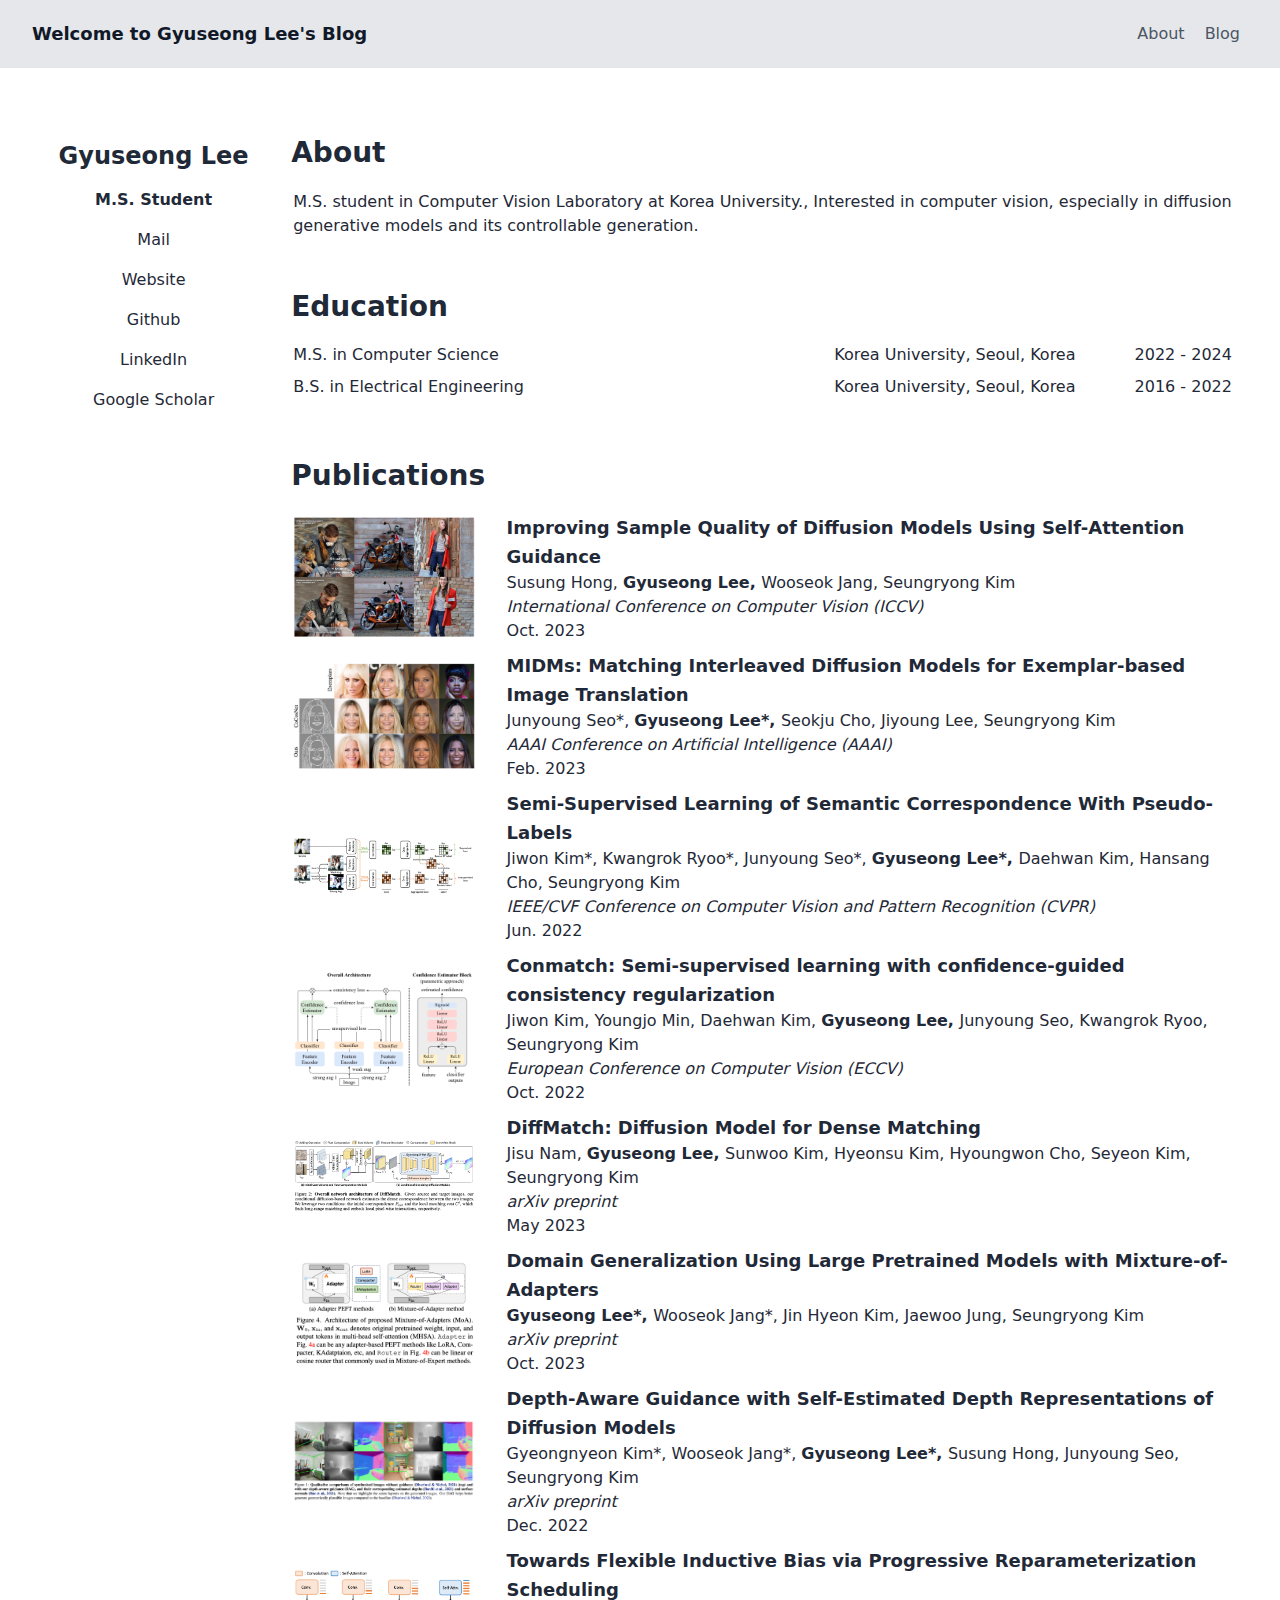
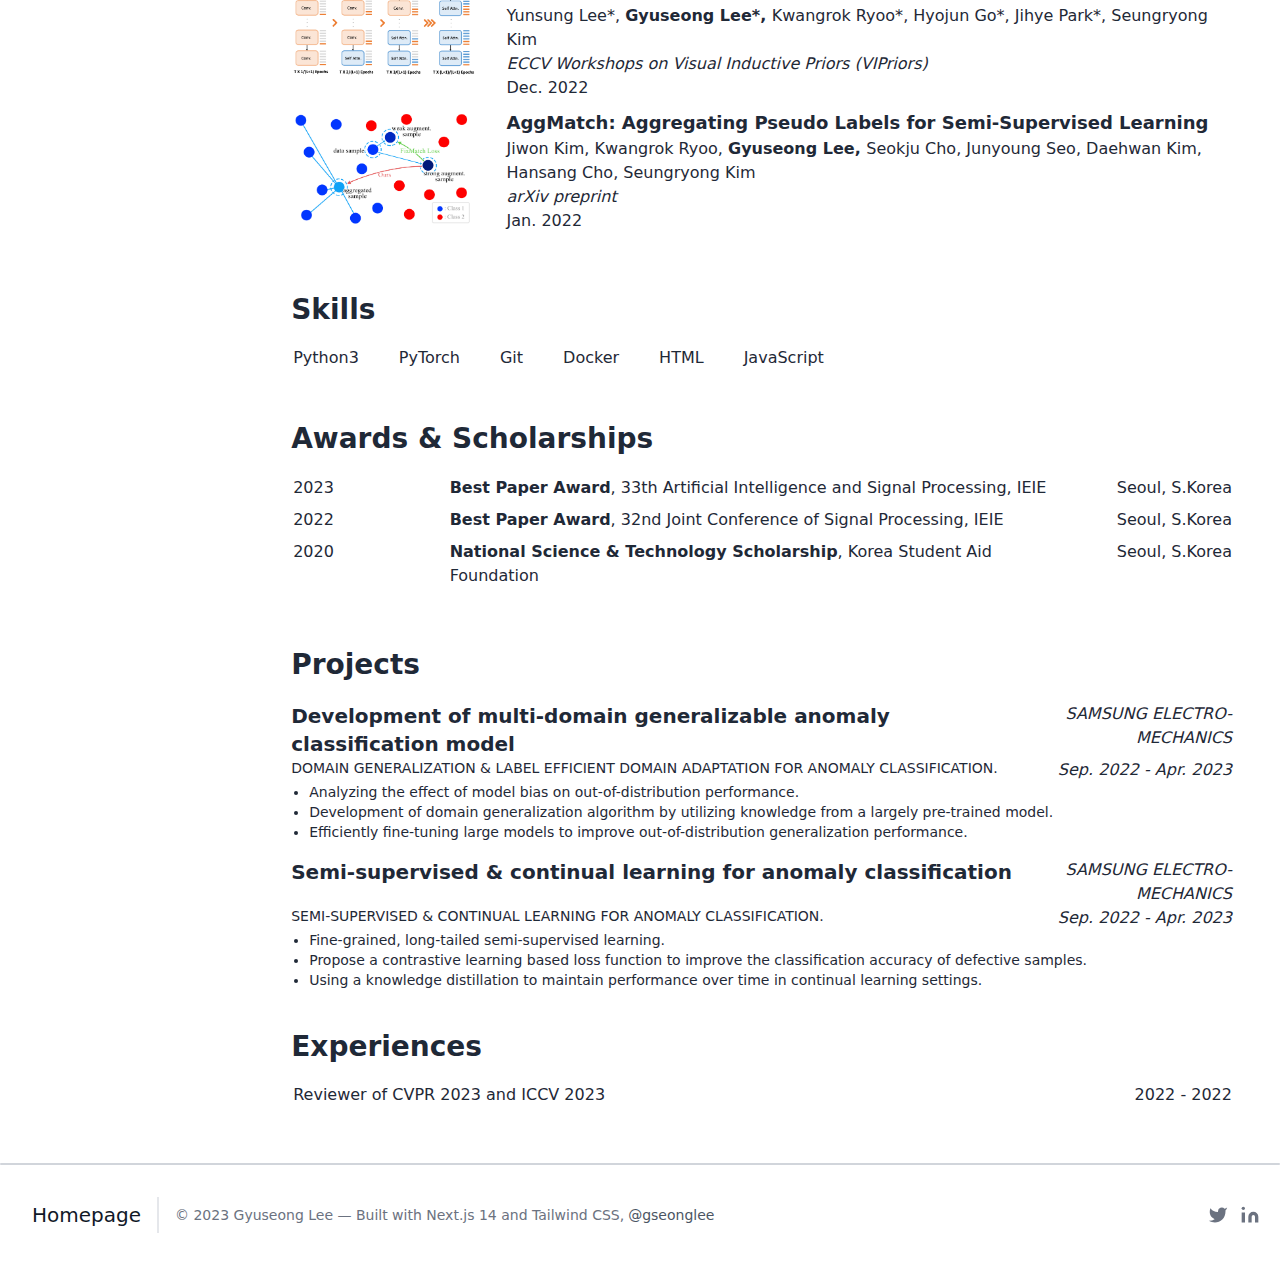
<file: index.html>
<!DOCTYPE html><html><head><meta charSet="utf-8"/><meta name="viewport" content="width=device-width, initial-scale=1"/><link rel="preload" as="image" href="/assets/about/thumb_sag.png"/><link rel="preload" as="image" href="/assets/about/thumb_midms.png"/><link rel="preload" as="image" href="/assets/about/thumb_semimatch.png"/><link rel="preload" as="image" href="/assets/about/thumb_conmatch.png"/><link rel="preload" as="image" href="/assets/about/thumb_diffmatch.png"/><link rel="preload" as="image" href="/assets/about/thumb_dg.png"/><link rel="preload" as="image" href="/assets/about/thumb_dag.png"/><link rel="preload" as="image" href="/assets/about/thumb_ib.png"/><link rel="preload" as="image" href="/assets/about/thumb_aggmatch.png"/><link rel="stylesheet" href="/_next/static/css/4da8f20a317dafce.css" crossorigin="" data-precedence="next"/><link rel="preload" as="script" fetchPriority="low" href="/_next/static/chunks/webpack-6587a8f9789a7ead.js" crossorigin=""/><script src="/_next/static/chunks/fd9d1056-7b52db27cfdaff1f.js" async="" crossorigin=""></script><script src="/_next/static/chunks/472-ad4aeffc89fa9cf3.js" async="" crossorigin=""></script><script src="/_next/static/chunks/main-app-7cccb89e74ac659a.js" async="" crossorigin=""></script><script src="/_next/static/chunks/326-aefa5a896d3dcfbe.js" async=""></script><script src="/_next/static/chunks/app/layout-bccac22cb0a183a4.js" async=""></script><script src="/_next/static/chunks/413-93dd31e16f4d60dd.js" async=""></script><script src="/_next/static/chunks/app/page-b75b648e7123ad2c.js" async=""></script><link rel="preload" href="https://www.googletagmanager.com/gtag/js?id=G-BSS2N3JDFL" as="script"/><title>Gyuseong Lee&#x27;s portfolio</title><meta name="description" content="Portfolio of my work"/><link type="image/png" sizes="16x16" rel="shortcut icon" href="/favicon.png"/><link type="image/png" sizes="16x16" rel="icon" href="/favicon.png"/><title>Gyuseong Lee&#x27;s portfolio</title><meta name="description" content="Portfolio of my work"/><link rel="icon" href="/favicon.ico" type="image/x-icon" sizes="16x16"/><link href="https://fonts.googleapis.com/css2?family=Inter:wght@400;500;600;700;800&amp;display=swap" rel="stylesheet"/><script src="/_next/static/chunks/polyfills-c67a75d1b6f99dc8.js" crossorigin="" noModule=""></script></head><body class="font-sans antialiased text-gray-800 dark:text-gray-100"><header class="text-gray-600 bg-gray-200 body-font dark:text-gray-400 dark:bg-neutral-600"><div class="container mx-auto flex flex-wrap p-5 flex-col md:flex-row items-center"><a class="flex title-font font-medium items-center text-gray-900 dark:text-gray-100 mb-4 md:mb-0" href="/"><span class="ml-3 text-lg font-bold">Welcome to <!-- -->Gyuseong Lee<!-- -->&#x27;s Blog</span></a><nav class="md:ml-auto flex flex-wrap items-center text-base justify-center"><a class="mr-5 hover:text-gray-900 dark:text-gray-100" href="/">About</a><a class="mr-5 hover:text-gray-900 dark:text-gray-100" href="/blog">Blog</a></nav></div></header><main class="px-8 py-12"><div class="flex flex-wrap max-w-screen-xl mx-auto"><div class="w-full h-full md:w-1/5 px-4 mb-8 md:mb-0"><div><ul class="mt-6 space-y-4 text-left md:text-center "><li class="font-bold text-2xl">Gyuseong Lee</li><li class="font-bold">M.S. Student</li><li><a href="mailto:jpl358@korea.ac.kr">Mail</a></li><li class="mx-auto"><a class="hover:underline" href="https://github.io/gseonglee">Website</a></li><li class="mx-auto"><a class="hover:underline" href="https://github.com/gseonglee">Github</a></li><li class="mx-auto"><a class="hover:underline" href="https://linkedin.com/in/gseonglee">LinkedIn</a></li><li class="mx-auto"><a class="hover:underline" href="https://scholar.google.com/citations?user=O6B36wwAAAAJ">Google Scholar</a></li></ul></div></div><div class="w-full md:w-4/5 px-4"><div><h3 class="hover:bg-gray-100 dark:hover:bg-gray-700">About</h3><div class="flex flex-wrap max-w-screen-xl mx-auto ml-0.5"><div class="w-full"><p class="text-base w-full">M.S. student in Computer Vision Laboratory at Korea University., Interested in computer vision, especially in diffusion generative models and its controllable generation.</p></div></div><div class="flex h-8"></div><h3 class="hover:bg-gray-100 dark:hover:bg-gray-700">Education</h3><ul class="ml-0.5 text-base"><li class="flex mb-2 text-md"><div class="w-3/6">M.S.<!-- --> in <!-- -->Computer Science</div><div class="w-2/6 text-right">Korea University<!-- -->, <!-- -->Seoul, Korea</div><div class="w-1/6 text-right">2022<!-- --> - <!-- -->2024</div></li><li class="flex mb-2 text-md"><div class="w-3/6">B.S.<!-- --> in <!-- -->Electrical Engineering</div><div class="w-2/6 text-right">Korea University<!-- -->, <!-- -->Seoul, Korea</div><div class="w-1/6 text-right">2016<!-- --> - <!-- -->2022</div></li></ul><div class="flex h-8"></div><h3 class="hover:bg-gray-100 dark:hover:bg-gray-700">Publications</h3><ul><div class="flex ml-0.5"><div class="flex w-1/5 antialiased"><img src="/assets/about/thumb_sag.png" alt="Improving Sample Quality of Diffusion Models Using Self-Attention Guidance" class="object-contain antialiased mb-2 h-auto rounded-lg max-w-full  dark:bg-white"/></div><li class="w-4/5 mb-2 ml-8 text-md text-xl"><a href="https://openaccess.thecvf.com/content/ICCV2023/html/Hong_Improving_Sample_Quality_of_Diffusion_Models_Using_Self-Attention_Guidance_ICCV_2023_paper.html" class="w-full text-left font-bold text-lg">Improving Sample Quality of Diffusion Models Using Self-Attention Guidance</a><div class="w-full text-left text-base"><span>Susung Hong<!-- -->, </span><b>Gyuseong Lee<!-- -->, </b><span>Wooseok Jang<!-- -->, </span><span>Seungryong Kim</span></div><div class="w-full text-left italic text-base">International Conference on Computer Vision (ICCV)</div><div class="w-full text-left text-base">Oct. 2023</div></li></div><div class="flex ml-0.5"><div class="flex w-1/5 antialiased"><img src="/assets/about/thumb_midms.png" alt="MIDMs: Matching Interleaved Diffusion Models for Exemplar-based Image Translation" class="object-contain antialiased mb-2 h-auto rounded-lg max-w-full  dark:bg-white"/></div><li class="w-4/5 mb-2 ml-8 text-md text-xl"><a href="https://ojs.aaai.org/index.php/AAAI/article/view/25313" class="w-full text-left font-bold text-lg">MIDMs: Matching Interleaved Diffusion Models for Exemplar-based Image Translation</a><div class="w-full text-left text-base"><span>Junyoung Seo*<!-- -->, </span><b>Gyuseong Lee*<!-- -->, </b><span>Seokju Cho<!-- -->, </span><span>Jiyoung Lee<!-- -->, </span><span>Seungryong Kim</span></div><div class="w-full text-left italic text-base">AAAI Conference on Artificial Intelligence (AAAI)</div><div class="w-full text-left text-base">Feb. 2023</div></li></div><div class="flex ml-0.5"><div class="flex w-1/5 antialiased"><img src="/assets/about/thumb_semimatch.png" alt="Semi-Supervised Learning of Semantic Correspondence With Pseudo-Labels" class="object-contain antialiased mb-2 h-auto rounded-lg max-w-full  dark:bg-white"/></div><li class="w-4/5 mb-2 ml-8 text-md text-xl"><a href="https://openaccess.thecvf.com/content/CVPR2022/html/Kim_Semi-Supervised_Learning_of_Semantic_Correspondence_With_Pseudo-Labels_CVPR_2022_paper.html" class="w-full text-left font-bold text-lg">Semi-Supervised Learning of Semantic Correspondence With Pseudo-Labels</a><div class="w-full text-left text-base"><span>Jiwon Kim*<!-- -->, </span><span>Kwangrok Ryoo*<!-- -->, </span><span>Junyoung Seo*<!-- -->, </span><b>Gyuseong Lee*<!-- -->, </b><span>Daehwan Kim<!-- -->, </span><span>Hansang Cho<!-- -->, </span><span>Seungryong Kim</span></div><div class="w-full text-left italic text-base">IEEE/CVF Conference on Computer Vision and Pattern Recognition (CVPR)</div><div class="w-full text-left text-base">Jun. 2022</div></li></div><div class="flex ml-0.5"><div class="flex w-1/5 antialiased"><img src="/assets/about/thumb_conmatch.png" alt="Conmatch: Semi-supervised learning with confidence-guided consistency regularization" class="object-contain antialiased mb-2 h-auto rounded-lg max-w-full  dark:bg-white"/></div><li class="w-4/5 mb-2 ml-8 text-md text-xl"><a href="https://link.springer.com/chapter/10.1007/978-3-031-20056-4_39" class="w-full text-left font-bold text-lg">Conmatch: Semi-supervised learning with confidence-guided consistency regularization</a><div class="w-full text-left text-base"><span>Jiwon Kim<!-- -->, </span><span>Youngjo Min<!-- -->, </span><span>Daehwan Kim<!-- -->, </span><b>Gyuseong Lee<!-- -->, </b><span>Junyoung Seo<!-- -->, </span><span>Kwangrok Ryoo<!-- -->, </span><span>Seungryong Kim</span></div><div class="w-full text-left italic text-base">European Conference on Computer Vision (ECCV)</div><div class="w-full text-left text-base">Oct. 2022</div></li></div><div class="flex ml-0.5"><div class="flex w-1/5 antialiased"><img src="/assets/about/thumb_diffmatch.png" alt="DiffMatch: Diffusion Model for Dense Matching" class="object-contain antialiased mb-2 h-auto rounded-lg max-w-full  dark:bg-white"/></div><li class="w-4/5 mb-2 ml-8 text-md text-xl"><a href="https://arxiv.org/abs/2305.19094" class="w-full text-left font-bold text-lg">DiffMatch: Diffusion Model for Dense Matching</a><div class="w-full text-left text-base"><span>Jisu Nam<!-- -->, </span><b>Gyuseong Lee<!-- -->, </b><span>Sunwoo Kim<!-- -->, </span><span>Hyeonsu Kim<!-- -->, </span><span>Hyoungwon Cho<!-- -->, </span><span>Seyeon Kim<!-- -->, </span><span>Seungryong Kim</span></div><div class="w-full text-left italic text-base">arXiv preprint </div><div class="w-full text-left text-base">May 2023</div></li></div><div class="flex ml-0.5"><div class="flex w-1/5 antialiased"><img src="/assets/about/thumb_dg.png" alt="Domain Generalization Using Large Pretrained Models with Mixture-of-Adapters" class="object-contain antialiased mb-2 h-auto rounded-lg max-w-full  dark:bg-white"/></div><li class="w-4/5 mb-2 ml-8 text-md text-xl"><a href="https://arxiv.org/abs/2310.11031" class="w-full text-left font-bold text-lg">Domain Generalization Using Large Pretrained Models with Mixture-of-Adapters</a><div class="w-full text-left text-base"><b>Gyuseong Lee*<!-- -->, </b><span>Wooseok Jang*<!-- -->, </span><span>Jin Hyeon Kim<!-- -->, </span><span>Jaewoo Jung<!-- -->, </span><span>Seungryong Kim</span></div><div class="w-full text-left italic text-base">arXiv preprint </div><div class="w-full text-left text-base">Oct. 2023</div></li></div><div class="flex ml-0.5"><div class="flex w-1/5 antialiased"><img src="/assets/about/thumb_dag.png" alt="Depth-Aware Guidance with Self-Estimated Depth Representations of Diffusion Models" class="object-contain antialiased mb-2 h-auto rounded-lg max-w-full  dark:bg-white"/></div><li class="w-4/5 mb-2 ml-8 text-md text-xl"><a href="https://arxiv.org/abs/2212.08861" class="w-full text-left font-bold text-lg">Depth-Aware Guidance with Self-Estimated Depth Representations of Diffusion Models</a><div class="w-full text-left text-base"><span>Gyeongnyeon Kim*<!-- -->, </span><span>Wooseok Jang*<!-- -->, </span><b>Gyuseong Lee*<!-- -->, </b><span>Susung Hong<!-- -->, </span><span>Junyoung Seo<!-- -->, </span><span>Seungryong Kim</span></div><div class="w-full text-left italic text-base">arXiv preprint</div><div class="w-full text-left text-base">Dec. 2022</div></li></div><div class="flex ml-0.5"><div class="flex w-1/5 antialiased"><img src="/assets/about/thumb_ib.png" alt="Towards Flexible Inductive Bias via Progressive Reparameterization Scheduling" class="object-contain antialiased mb-2 h-auto rounded-lg max-w-full  dark:bg-white"/></div><li class="w-4/5 mb-2 ml-8 text-md text-xl"><a href="https://link.springer.com/chapter/10.1007/978-3-031-25069-9_45" class="w-full text-left font-bold text-lg">Towards Flexible Inductive Bias via Progressive Reparameterization Scheduling</a><div class="w-full text-left text-base"><span>Yunsung Lee*<!-- -->, </span><b>Gyuseong Lee*<!-- -->, </b><span>Kwangrok Ryoo*<!-- -->, </span><span>Hyojun Go*<!-- -->, </span><span>Jihye Park*<!-- -->, </span><span>Seungryong Kim</span></div><div class="w-full text-left italic text-base">ECCV Workshops on Visual Inductive Priors (VIPriors)</div><div class="w-full text-left text-base">Dec. 2022</div></li></div><div class="flex ml-0.5"><div class="flex w-1/5 antialiased"><img src="/assets/about/thumb_aggmatch.png" alt="AggMatch: Aggregating Pseudo Labels for Semi-Supervised Learning" class="object-contain antialiased mb-2 h-auto rounded-lg max-w-full  dark:bg-white"/></div><li class="w-4/5 mb-2 ml-8 text-md text-xl"><a href="https://arxiv.org/abs/2201.10444" class="w-full text-left font-bold text-lg">AggMatch: Aggregating Pseudo Labels for Semi-Supervised Learning</a><div class="w-full text-left text-base"><span>Jiwon Kim<!-- -->, </span><span>Kwangrok Ryoo<!-- -->, </span><b>Gyuseong Lee<!-- -->, </b><span>Seokju Cho<!-- -->, </span><span>Junyoung Seo<!-- -->, </span><span>Daehwan Kim<!-- -->, </span><span>Hansang Cho<!-- -->, </span><span>Seungryong Kim</span></div><div class="w-full text-left italic text-base">arXiv preprint</div><div class="w-full text-left text-base">Jan. 2022</div></li></div></ul><div class="flex h-8"></div><h3 class="hover:bg-gray-100 dark:hover:bg-gray-700">Skills</h3><ul class="ml-0.5 flex flex-wrap"><span class="mr-10">Python3</span><span class="mr-10">PyTorch</span><span class="mr-10">Git</span><span class="mr-10">Docker</span><span class="mr-10">HTML</span><span class="mr-10">JavaScript</span></ul><div class="flex h-8"></div><h3 class="hover:bg-gray-100 dark:hover:bg-gray-700">Awards &amp; Scholarships</h3><ul class="ml-0.5 text-sm"><li class="flex mb-2 text-md text-base"><div class="w-1/6">2023</div><div class="w-4/6"><b>Best Paper Award</b>, <!-- -->33th Artificial Intelligence and Signal Processing, IEIE</div><div class="w-1/6 text-right">Seoul, S.Korea</div></li><li class="flex mb-2 text-md text-base"><div class="w-1/6">2022</div><div class="w-4/6"><b>Best Paper Award</b>, <!-- -->32nd Joint Conference of Signal Processing, IEIE</div><div class="w-1/6 text-right">Seoul, S.Korea</div></li><li class="flex mb-2 text-md text-base"><div class="w-1/6">2020</div><div class="w-4/6"><b>National Science &amp; Technology Scholarship</b>, <!-- -->Korea Student Aid Foundation</div><div class="w-1/6 text-right">Seoul, S.Korea</div></li></ul><div class="flex h-8"></div><h3 class="hover:bg-gray-100 dark:hover:bg-gray-700">Projects</h3><ul class="ml-0 mb-10"><li class="mb-4"><div class="flex flex-wrap flex-start mb-0 text-md text-xl"><div class="w-4/5 h-1/4"><b>Development of multi-domain generalizable anomaly classification model</b></div><div class="w-1/5 text-right text-base italic">SAMSUNG ELECTRO-MECHANICS</div><div class="w-4/5 text-sm">DOMAIN GENERALIZATION &amp; LABEL EFFICIENT DOMAIN ADAPTATION FOR ANOMALY CLASSIFICATION.</div><div class="w-1/5 text-right text-base italic">Sep. 2022<!-- --> - <!-- -->Apr. 2023</div></div><ul><li><ul class="ml-0.5 list-disc"><li class="mb-0 ml-4 w-full text-sm">Analyzing the effect of model bias on out-of-distribution performance.</li><li class="mb-0 ml-4 w-full text-sm">Development of domain generalization algorithm by utilizing knowledge from a largely pre-trained model.</li><li class="mb-0 ml-4 w-full text-sm">Efficiently fine-tuning large models to improve out-of-distribution generalization performance.</li></ul></li></ul></li><li class="mb-4"><div class="flex flex-wrap flex-start mb-0 text-md text-xl"><div class="w-4/5 h-1/4"><b>Semi-supervised &amp; continual learning for anomaly classification</b></div><div class="w-1/5 text-right text-base italic">SAMSUNG ELECTRO-MECHANICS</div><div class="w-4/5 text-sm">SEMI-SUPERVISED &amp; CONTINUAL LEARNING FOR ANOMALY CLASSIFICATION.</div><div class="w-1/5 text-right text-base italic">Sep. 2022<!-- --> - <!-- -->Apr. 2023</div></div><ul><li><ul class="ml-0.5 list-disc"><li class="mb-0 ml-4 w-full text-sm">Fine-grained, long-tailed semi-supervised learning.</li><li class="mb-0 ml-4 w-full text-sm">Propose a contrastive learning based loss function to improve the classification accuracy of defective samples.</li><li class="mb-0 ml-4 w-full text-sm">Using a knowledge distillation to maintain performance over time in continual learning settings.</li></ul></li></ul></li></ul><h3 class="hover:bg-gray-100 dark:hover:bg-gray-700">Experiences</h3><ul class="ml-0.5  text-sm"><li class="flex mb-2 text-md"><div class="w-2/5">Reviewer of CVPR 2023 and ICCV 2023</div><div class="w-1/5 text-right"> </div><div class="w-2/5 text-right">2022<!-- --> - <!-- -->2022</div></li></ul></div></div></div></main><hr class="justify-center w-full h-0.5 bg-gray-300 border-0 rounded dark:bg-neutral-500"/><footer class="text-gray-600 dark:text-gray-200 body-font"><div class="container px-5 py-8 mx-auto flex items-center sm:flex-row flex-col"><a class="flex title-font font-medium items-center md:justify-start justify-center text-gray-900 dark:text-neutral-200"><span class="ml-3 text-xl">Homepage</span></a><p class="text-sm text-gray-500 dark:text-neutral-300 sm:ml-4 sm:pl-4 sm:border-l-2 sm:border-gray-200 sm:py-2 sm:mt-0 mt-4">© 2023 Gyuseong Lee — Built with Next.js 14 and Tailwind CSS,<a href="https://github.com/gseonglee/gseonglee.github.io" class="text-gray-600 ml-1" rel="noopener noreferrer" target="_blank">@gseonglee</a></p><span class="inline-flex sm:ml-auto sm:mt-0 mt-4 justify-center sm:justify-start"><a href="https://twitter.com/gseonglee" class="ml-3 text-gray-500 dark:text-neutral-300"><svg fill="currentColor" stroke-linecap="round" stroke-linejoin="round" stroke-width="2" class="w-5 h-5" viewBox="0 0 24 24"><path d="M23 3a10.9 10.9 0 01-3.14 1.53 4.48 4.48 0 00-7.86 3v1A10.66 10.66 0 013 4s-4 9 5 13a11.64 11.64 0 01-7 2c9 5 20 0 20-11.5a4.5 4.5 0 00-.08-.83A7.72 7.72 0 0023 3z"></path></svg></a><a href="https://linkedin.com/in/gseonglee" class="ml-3 text-gray-500 dark:text-neutral-300"><svg fill="currentColor" stroke="currentColor" stroke-linecap="round" stroke-linejoin="round" stroke-width="0" class="w-5 h-5" viewBox="0 0 24 24"><path stroke="none" d="M16 8a6 6 0 016 6v7h-4v-7a2 2 0 00-2-2 2 2 0 00-2 2v7h-4v-7a6 6 0 016-6zM2 9h4v12H2z"></path><circle cx="4" cy="4" r="2" stroke="none"></circle></svg></a></span></div></footer><script src="/_next/static/chunks/webpack-6587a8f9789a7ead.js" crossorigin="" async=""></script><script>(self.__next_f=self.__next_f||[]).push([0]);self.__next_f.push([2,null])</script><script>self.__next_f.push([1,"1:HL[\"/_next/static/css/4da8f20a317dafce.css\",\"style\",{\"crossOrigin\":\"\"}]\n0:\"$L2\"\n"])</script><script>self.__next_f.push([1,"3:I[3728,[],\"\"]\n5:I[9928,[],\"\"]\n6:I[2831,[\"326\",\"static/chunks/326-aefa5a896d3dcfbe.js\",\"185\",\"static/chunks/app/layout-bccac22cb0a183a4.js\"],\"\"]\n7:I[8326,[\"326\",\"static/chunks/326-aefa5a896d3dcfbe.js\",\"413\",\"static/chunks/413-93dd31e16f4d60dd.js\",\"931\",\"static/chunks/app/page-b75b648e7123ad2c.js\"],\"\"]\n8:I[6954,[],\"\"]\n9:I[7264,[],\"\"]\n"])</script><script>self.__next_f.push([1,"2:[[[\"$\",\"link\",\"0\",{\"rel\":\"stylesheet\",\"href\":\"/_next/static/css/4da8f20a317dafce.css\",\"precedence\":\"next\",\"crossOrigin\":\"\"}]],[\"$\",\"$L3\",null,{\"buildId\":\"cDjx99Kbl9LTLq0AbPyNw\",\"assetPrefix\":\"\",\"initialCanonicalUrl\":\"/\",\"initialTree\":[\"\",{\"children\":[\"__PAGE__\",{}]},\"$undefined\",\"$undefined\",true],\"initialHead\":[false,\"$L4\"],\"globalErrorComponent\":\"$5\",\"children\":[null,[\"$\",\"html\",null,{\"children\":[[\"$\",\"head\",null,{\"children\":[[\"$\",\"$L6\",null,{\"GA_TRACKING_ID\":\"G-BSS2N3JDFL\"}],[\"$\",\"title\",null,{\"children\":\"Gyuseong Lee's portfolio\"}],[\"$\",\"meta\",null,{\"name\":\"description\",\"content\":\"Portfolio of my work\"}],[\"$\",\"link\",null,{\"type\":\"image/png\",\"sizes\":\"16x16\",\"rel\":\"shortcut icon\",\"href\":\"/favicon.png\"}],[\"$\",\"link\",null,{\"type\":\"image/png\",\"sizes\":\"16x16\",\"rel\":\"icon\",\"href\":\"/favicon.png\"}],[\"$\",\"link\",null,{\"href\":\"https://fonts.googleapis.com/css2?family=Inter:wght@400;500;600;700;800\u0026display=swap\",\"rel\":\"stylesheet\"}]]}],[\"$\",\"body\",null,{\"className\":\"font-sans antialiased text-gray-800 dark:text-gray-100\",\"children\":[[\"$\",\"header\",null,{\"className\":\"text-gray-600 bg-gray-200 body-font dark:text-gray-400 dark:bg-neutral-600\",\"children\":[\"$\",\"div\",null,{\"className\":\"container mx-auto flex flex-wrap p-5 flex-col md:flex-row items-center\",\"children\":[[\"$\",\"$L7\",null,{\"href\":\"/\",\"className\":\"flex title-font font-medium items-center text-gray-900 dark:text-gray-100 mb-4 md:mb-0\",\"children\":[\"$\",\"span\",null,{\"className\":\"ml-3 text-lg font-bold\",\"children\":[\"Welcome to \",\"Gyuseong Lee\",\"'s Blog\"]}]}],[\"$\",\"nav\",null,{\"className\":\"md:ml-auto flex flex-wrap items-center text-base justify-center\",\"children\":[[\"$\",\"$L7\",null,{\"href\":\"/\",\"className\":\"mr-5 hover:text-gray-900 dark:text-gray-100\",\"children\":\"About\"}],[\"$\",\"$L7\",null,{\"href\":\"/blog\",\"className\":\"mr-5 hover:text-gray-900 dark:text-gray-100\",\"children\":\"Blog\"}]]}]]}]}],[\"$\",\"main\",null,{\"className\":\"px-8 py-12\",\"children\":[\"$\",\"div\",null,{\"className\":\"flex flex-wrap max-w-screen-xl mx-auto\",\"children\":[[\"$\",\"div\",null,{\"className\":\"w-full h-full md:w-1/5 px-4 mb-8 md:mb-0\",\"children\":[\"$\",\"div\",null,{\"children\":[\"$\",\"ul\",null,{\"className\":\"mt-6 space-y-4 text-left md:text-center \",\"children\":[[\"$\",\"li\",null,{\"className\":\"font-bold text-2xl\",\"children\":\"Gyuseong Lee\"}],[\"$\",\"li\",null,{\"className\":\"font-bold\",\"children\":\"M.S. Student\"}],[\"$\",\"li\",null,{\"children\":[\"$\",\"a\",null,{\"href\":\"mailto:jpl358@korea.ac.kr\",\"children\":\"Mail\"}]}],[[\"$\",\"li\",\"0\",{\"className\":\"mx-auto\",\"children\":[\"$\",\"$L7\",null,{\"href\":\"https://github.io/gseonglee\",\"className\":\"hover:underline\",\"children\":\"Website\"}]}],[\"$\",\"li\",\"1\",{\"className\":\"mx-auto\",\"children\":[\"$\",\"$L7\",null,{\"href\":\"https://github.com/gseonglee\",\"className\":\"hover:underline\",\"children\":\"Github\"}]}],[\"$\",\"li\",\"2\",{\"className\":\"mx-auto\",\"children\":[\"$\",\"$L7\",null,{\"href\":\"https://linkedin.com/in/gseonglee\",\"className\":\"hover:underline\",\"children\":\"LinkedIn\"}]}],[\"$\",\"li\",\"3\",{\"className\":\"mx-auto\",\"children\":[\"$\",\"$L7\",null,{\"href\":\"https://scholar.google.com/citations?user=O6B36wwAAAAJ\",\"className\":\"hover:underline\",\"children\":\"Google Scholar\"}]}]]]}]}]}],[\"$\",\"div\",null,{\"className\":\"w-full md:w-4/5 px-4\",\"children\":[\"$\",\"$L8\",null,{\"parallelRouterKey\":\"children\",\"segmentPath\":[\"children\"],\"loading\":\"$undefined\",\"loadingStyles\":\"$undefined\",\"loadingScripts\":\"$undefined\",\"hasLoading\":false,\"error\":\"$undefined\",\"errorStyles\":\"$undefined\",\"errorScripts\":\"$undefined\",\"template\":[\"$\",\"$L9\",null,{}],\"templateStyles\":\"$undefined\",\"templateScripts\":\"$undefined\",\"notFound\":[[\"$\",\"title\",null,{\"children\":\"404: This page could not be found.\"}],[\"$\",\"div\",null,{\"style\":{\"fontFamily\":\"system-ui,\\\"Segoe UI\\\",Roboto,Helvetica,Arial,sans-serif,\\\"Apple Color Emoji\\\",\\\"Segoe UI Emoji\\\"\",\"height\":\"100vh\",\"textAlign\":\"center\",\"display\":\"flex\",\"flexDirection\":\"column\",\"alignItems\":\"center\",\"justifyContent\":\"center\"},\"children\":[\"$\",\"div\",null,{\"children\":[[\"$\",\"style\",null,{\"dangerouslySetInnerHTML\":{\"__html\":\"body{color:#000;background:#fff;margin:0}.next-error-h1{border-right:1px solid rgba(0,0,0,.3)}@media (prefers-color-scheme:dark){body{color:#fff;background:#000}.next-error-h1{border-right:1px solid rgba(255,255,255,.3)}}\"}}],[\"$\",\"h1\",null,{\"className\":\"next-error-h1\",\"style\":{\"display\":\"inline-block\",\"margin\":\"0 20px 0 0\",\"padding\":\"0 23px 0 0\",\"fontSize\":24,\"fontWeight\":500,\"verticalAlign\":\"top\",\"lineHeight\":\"49px\"},\"children\":\"404\"}],[\"$\",\"div\",null,{\"style\":{\"display\":\"inline-block\"},\"children\":[\"$\",\"h2\",null,{\"style\":{\"fontSize\":14,\"fontWeight\":400,\"lineHeight\":\"49px\",\"margin\":0},\"children\":\"This page could not be found.\"}]}]]}]}]],\"notFoundStyles\":[],\"initialChildNode\":[\"$La\",[\"$\",\"div\",null,{\"children\":[[\"$\",\"h3\",null,{\"className\":\"hover:bg-gray-100 dark:hover:bg-gray-700\",\"children\":\"About\"}],[\"$\",\"div\",null,{\"className\":\"flex flex-wrap max-w-screen-xl mx-auto ml-0.5\",\"children\":[\"$\",\"div\",null,{\"className\":\"w-full\",\"children\":[\"$\",\"p\",null,{\"className\":\"text-base w-full\",\"children\":\"M.S. student in Computer Vision Laboratory at Korea University., Interested in computer vision, especially in diffusion generative models and its controllable generation.\"}]}]}],[\"$\",\"div\",null,{\"className\":\"flex h-8\"}],[\"$\",\"h3\",null,{\"className\":\"hover:bg-gray-100 dark:hover:bg-gray-700\",\"children\":\"Education\"}],[\"$\",\"ul\",null,{\"className\":\"ml-0.5 text-base\",\"children\":[[\"$\",\"li\",\"0\",{\"className\":\"flex mb-2 text-md\",\"children\":[[\"$\",\"div\",\"0\",{\"className\":\"w-3/6\",\"children\":[\"M.S.\",\" in \",\"Computer Science\"]}],[\"$\",\"div\",\"0\",{\"className\":\"w-2/6 text-right\",\"children\":[\"Korea University\",\", \",\"Seoul, Korea\"]}],[\"$\",\"div\",\"0\",{\"className\":\"w-1/6 text-right\",\"children\":[\"2022\",\" - \",\"2024\"]}]]}],[\"$\",\"li\",\"1\",{\"className\":\"flex mb-2 text-md\",\"children\":[[\"$\",\"div\",\"1\",{\"className\":\"w-3/6\",\"children\":[\"B.S.\",\" in \",\"Electrical Engineering\"]}],[\"$\",\"div\",\"1\",{\"className\":\"w-2/6 text-right\",\"children\":[\"Korea University\",\", \",\"Seoul, Korea\"]}],[\"$\",\"div\",\"1\",{\"className\":\"w-1/6 text-right\",\"children\":[\"2016\",\" - \",\"2022\"]}]]}]]}],[\"$\",\"div\",null,{\"className\":\"flex h-8\"}],[\"$\",\"h3\",null,{\"className\":\"hover:bg-gray-100 dark:hover:bg-gray-700\",\"children\":\"Publications\"}],[\"$\",\"ul\",null,{\"children\":[[\"$\",\"div\",\"0\",{\"className\":\"flex ml-0.5\",\"children\":[[\"$\",\"div\",null,{\"className\":\"flex w-1/5 antialiased\",\"children\":[\"$\",\"img\",\"0\",{\"src\":\"/assets/about/thumb_sag.png\",\"alt\":\"Improving Sample Quality of Diffusion Models Using Self-Attention Guidance\",\"className\":\"object-contain antialiased mb-2 h-auto rounded-lg max-w-full  dark:bg-white\"}]}],[\"$\",\"li\",\"0\",{\"className\":\"w-4/5 mb-2 ml-8 text-md text-xl\",\"children\":[[\"$\",\"a\",null,{\"href\":\"https://openaccess.thecvf.com/content/ICCV2023/html/Hong_Improving_Sample_Quality_of_Diffusion_Models_Using_Self-Attention_Guidance_ICCV_2023_paper.html\",\"className\":\"w-full text-left font-bold text-lg\",\"children\":\"Improving Sample Quality of Diffusion Models Using Self-Attention Guidance\"}],[\"$\",\"div\",\"0\",{\"className\":\"w-full text-left text-base\",\"children\":[[\"$\",\"span\",\"0\",{\"children\":[\"Susung Hong\",\", \"]}],[\"$\",\"b\",\"1\",{\"children\":[\"Gyuseong Lee\",\", \"]}],[\"$\",\"span\",\"2\",{\"children\":[\"Wooseok Jang\",\", \"]}],[\"$\",\"span\",\"3\",{\"children\":\"Seungryong Kim\"}]]}],[\"$\",\"div\",\"0\",{\"className\":\"w-full text-left italic text-base\",\"children\":\"International Conference on Computer Vision (ICCV)\"}],[\"$\",\"div\",\"0\",{\"className\":\"w-full text-left text-base\",\"children\":\"Oct. 2023\"}]]}]]}],[\"$\",\"div\",\"1\",{\"className\":\"flex ml-0.5\",\"children\":[[\"$\",\"div\",null,{\"className\":\"flex w-1/5 antialiased\",\"children\":[\"$\",\"img\",\"1\",{\"src\":\"/assets/about/thumb_midms.png\",\"alt\":\"MIDMs: Matching Interleaved Diffusion Models for Exemplar-based Image Translation\",\"className\":\"object-contain antialiased mb-2 h-auto rounded-lg max-w-full  dark:bg-white\"}]}],[\"$\",\"li\",\"1\",{\"className\":\"w-4/5 mb-2 ml-8 text-md text-xl\",\"children\":[[\"$\",\"a\",null,{\"href\":\"https://ojs.aaai.org/index.php/AAAI/article/view/25313\",\"className\":\"w-full text-left font-bold text-lg\",\"children\":\"MIDMs: Matching Interleaved Diffusion Models for Exemplar-based Image Translation\"}],[\"$\",\"div\",\"1\",{\"className\":\"w-full text-left text-base\",\"children\":[[\"$\",\"span\",\"0\",{\"children\":[\"Junyoung Seo*\",\", \"]}],[\"$\",\"b\",\"1\",{\"children\":[\"Gyuseong Lee*\",\", \"]}],[\"$\",\"span\",\"2\",{\"children\":[\"Seokju Cho\",\", \"]}],[\"$\",\"span\",\"3\",{\"children\":[\"Jiyoung Lee\",\", \"]}],[\"$\",\"span\",\"4\",{\"children\":\"Seungryong Kim\"}]]}],[\"$\",\"div\",\"1\",{\"className\":\"w-full text-left italic text-base\",\"children\":\"AAAI Conference on Artificial Intelligence (AAAI)\"}],[\"$\",\"div\",\"1\",{\"className\":\"w-full text-left text-base\",\"children\":\"Feb. 2023\"}]]}]]}],[\"$\",\"div\",\"2\",{\"className\":\"flex ml-0.5\",\"children\":[[\"$\",\"div\",null,{\"className\":\"flex w-1/5 antialiased\",\"children\":[\"$\",\"img\",\"2\",{\"src\":\"/assets/about/thumb_semimatch.png\",\"alt\":\"Semi-Supervised Learning of Semantic Correspondence With Pseudo-Labels\",\"className\":\"object-contain antialiased mb-2 h-auto rounded-lg max-w-full  dark:bg-white\"}]}],[\"$\",\"li\",\"2\",{\"className\":\"w-4/5 mb-2 ml-8 text-md text-xl\",\"children\":[[\"$\",\"a\",null,{\"href\":\"https://openaccess.thecvf.com/content/CVPR2022/html/Kim_Semi-Supervised_Learning_of_Semantic_Correspondence_With_Pseudo-Labels_CVPR_2022_paper.html\",\"className\":\"w-full text-left font-bold text-lg\",\"children\":\"Semi-Supervised Learning of Semantic Correspondence With Pseudo-Labels\"}],[\"$\",\"div\",\"2\",{\"className\":\"w-full text-left text-base\",\"children\":[[\"$\",\"span\",\"0\",{\"children\":[\"Jiwon Kim*\",\", \"]}],[\"$\",\"span\",\"1\",{\"children\":[\"Kwangrok Ryoo*\",\", \"]}],[\"$\",\"span\",\"2\",{\"children\":[\"Junyoung Seo*\",\", \"]}],[\"$\",\"b\",\"3\",{\"children\":[\"Gyuseong Lee*\",\", \"]}],[\"$\",\"span\",\"4\",{\"children\":[\"Daehwan Kim\",\", \"]}],[\"$\",\"span\",\"5\",{\"children\":[\"Hansang Cho\",\", \"]}],[\"$\",\"span\",\"6\",{\"children\":\"Seungryong Kim\"}]]}],[\"$\",\"div\",\"2\",{\"className\":\"w-full text-left italic text-base\",\"children\":\"IEEE/CVF Conference on Computer Vision and Pattern Recognition (CVPR)\"}],[\"$\",\"div\",\"2\",{\"className\":\"w-full text-left text-base\",\"children\":\"Jun. 2022\"}]]}]]}],[\"$\",\"div\",\"3\",{\"className\":\"flex ml-0.5\",\"children\":[[\"$\",\"div\",null,{\"className\":\"flex w-1/5 antialiased\",\"children\":[\"$\",\"img\",\"3\",{\"src\":\"/assets/about/thumb_conmatch.png\",\"alt\":\"Conmatch: Semi-supervised learning with confidence-guided consistency regularization\",\"className\":\"object-contain antialiased mb-2 h-auto rounded-lg max-w-full  dark:bg-white\"}]}],[\"$\",\"li\",\"3\",{\"className\":\"w-4/5 mb-2 ml-8 text-md text-xl\",\"children\":[[\"$\",\"a\",null,{\"href\":\"https://link.springer.com/chapter/10.1007/978-3-031-20056-4_39\",\"className\":\"w-full text-left font-bold text-lg\",\"children\":\"Conmatch: Semi-supervised learning with confidence-guided consistency regularization\"}],[\"$\",\"div\",\"3\",{\"className\":\"w-full text-left text-base\",\"children\":[[\"$\",\"span\",\"0\",{\"children\":[\"Jiwon Kim\",\", \"]}],[\"$\",\"span\",\"1\",{\"children\":[\"Youngjo Min\",\", \"]}],[\"$\",\"span\",\"2\",{\"children\":[\"Daehwan Kim\",\", \"]}],[\"$\",\"b\",\"3\",{\"children\":[\"Gyuseong Lee\",\", \"]}],[\"$\",\"span\",\"4\",{\"children\":[\"Junyoung Seo\",\", \"]}],[\"$\",\"span\",\"5\",{\"children\":[\"Kwangrok Ryoo\",\", \"]}],[\"$\",\"span\",\"6\",{\"children\":\"Seungryong Kim\"}]]}],[\"$\",\"div\",\"3\",{\"className\":\"w-full text-left italic text-base\",\"children\":\"European Conference on Computer Vision (ECCV)\"}],[\"$\",\"div\",\"3\",{\"className\":\"w-full text-left text-base\",\"children\":\"Oct. 2022\"}]]}]]}],[\"$\",\"div\",\"4\",{\"className\":\"flex ml-0.5\",\"children\":[[\"$\",\"div\",null,{\"className\":\"flex w-1/5 antialiased\",\"children\":[\"$\",\"img\",\"4\",{\"src\":\"/assets/about/thumb_diffmatch.png\",\"alt\":\"DiffMatch: Diffusion Model for Dense Matching\",\"className\":\"object-contain antialiased mb-2 h-auto rounded-lg max-w-full  dark:bg-white\"}]}],[\"$\",\"li\",\"4\",{\"className\":\"w-4/5 mb-2 ml-8 text-md text-xl\",\"children\":[[\"$\",\"a\",null,{\"href\":\"https://arxiv.org/abs/2305.19094\",\"className\":\"w-full text-left font-bold text-lg\",\"children\":\"DiffMatch: Diffusion Model for Dense Matching\"}],[\"$\",\"div\",\"4\",{\"className\":\"w-full text-left text-base\",\"children\":[[\"$\",\"span\",\"0\",{\"children\":[\"Jisu Nam\",\", \"]}],[\"$\",\"b\",\"1\",{\"children\":[\"Gyuseong Lee\",\", \"]}],[\"$\",\"span\",\"2\",{\"children\":[\"Sunwoo Kim\",\", \"]}],[\"$\",\"span\",\"3\",{\"children\":[\"Hyeonsu Kim\",\", \"]}],[\"$\",\"span\",\"4\",{\"children\":[\"Hyoungwon Cho\",\", \"]}],[\"$\",\"span\",\"5\",{\"children\":[\"Seyeon Kim\",\", \"]}],[\"$\",\"span\",\"6\",{\"children\":\"Seungryong Kim\"}]]}],[\"$\",\"div\",\"4\",{\"className\":\"w-full text-left italic text-base\",\"children\":\"arXiv preprint \"}],[\"$\",\"div\",\"4\",{\"className\":\"w-full text-left text-base\",\"children\":\"May 2023\"}]]}]]}],[\"$\",\"div\",\"5\",{\"className\":\"flex ml-0.5\",\"children\":[[\"$\",\"div\",null,{\"className\":\"flex w-1/5 antialiased\",\"children\":[\"$\",\"img\",\"5\",{\"src\":\"/assets/about/thumb_dg.png\",\"alt\":\"Domain Generalization Using Large Pretrained Models with Mixture-of-Adapters\",\"className\":\"object-contain antialiased mb-2 h-auto rounded-lg max-w-full  dark:bg-white\"}]}],[\"$\",\"li\",\"5\",{\"className\":\"w-4/5 mb-2 ml-8 text-md text-xl\",\"children\":[[\"$\",\"a\",null,{\"href\":\"https://arxiv.org/abs/2310.11031\",\"className\":\"w-full text-left font-bold text-lg\",\"children\":\"Domain Generalization Using Large Pretrained Models with Mixture-of-Adapters\"}],[\"$\",\"div\",\"5\",{\"className\":\"w-full text-left text-base\",\"children\":[[\"$\",\"b\",\"0\",{\"children\":[\"Gyuseong Lee*\",\", \"]}],[\"$\",\"span\",\"1\",{\"children\":[\"Wooseok Jang*\",\", \"]}],[\"$\",\"span\",\"2\",{\"children\":[\"Jin Hyeon Kim\",\", \"]}],[\"$\",\"span\",\"3\",{\"children\":[\"Jaewoo Jung\",\", \"]}],[\"$\",\"span\",\"4\",{\"children\":\"Seungryong Kim\"}]]}],[\"$\",\"div\",\"5\",{\"className\":\"w-full text-left italic text-base\",\"children\":\"arXiv preprint \"}],[\"$\",\"div\",\"5\",{\"className\":\"w-full text-left text-base\",\"children\":\"Oct. 2023\"}]]}]]}],[\"$\",\"div\",\"6\",{\"className\":\"flex ml-0.5\",\"children\":[[\"$\",\"div\",null,{\"className\":\"flex w-1/5 antialiased\",\"children\":[\"$\",\"img\",\"6\",{\"src\":\"/assets/about/thumb_dag.png\",\"alt\":\"Depth-Aware Guidance with Self-Estimated Depth Representations of Diffusion Models\",\"className\":\"object-contain antialiased mb-2 h-auto rounded-lg max-w-full  dark:bg-white\"}]}],[\"$\",\"li\",\"6\",{\"className\":\"w-4/5 mb-2 ml-8 text-md text-xl\",\"children\":[[\"$\",\"a\",null,{\"href\":\"https://arxiv.org/abs/2212.08861\",\"className\":\"w-full text-left font-bold text-lg\",\"children\":\"Depth-Aware Guidance with Self-Estimated Depth Representations of Diffusion Models\"}],[\"$\",\"div\",\"6\",{\"className\":\"w-full text-left text-base\",\"children\":[[\"$\",\"span\",\"0\",{\"children\":[\"Gyeongnyeon Kim*\",\", \"]}],[\"$\",\"span\",\"1\",{\"children\":[\"Wooseok Jang*\",\", \"]}],[\"$\",\"b\",\"2\",{\"children\":[\"Gyuseong Lee*\",\", \"]}],[\"$\",\"span\",\"3\",{\"children\":[\"Susung Hong\",\", \"]}],[\"$\",\"span\",\"4\",{\"children\":[\"Junyoung Seo\",\", \"]}],[\"$\",\"span\",\"5\",{\"children\":\"Seungryong Kim\"}]]}],[\"$\",\"div\",\"6\",{\"className\":\"w-full text-left italic text-base\",\"children\":\"arXiv preprint\"}],[\"$\",\"div\",\"6\",{\"className\":\"w-full text-left text-base\",\"children\":\"Dec. 2022\"}]]}]]}],[\"$\",\"div\",\"7\",{\"className\":\"flex ml-0.5\",\"children\":[[\"$\",\"div\",null,{\"className\":\"flex w-1/5 antialiased\",\"children\":[\"$\",\"img\",\"7\",{\"src\":\"/assets/about/thumb_ib.png\",\"alt\":\"Towards Flexible Inductive Bias via Progressive Reparameterization Scheduling\",\"className\":\"object-contain antialiased mb-2 h-auto rounded-lg max-w-full  dark:bg-white\"}]}],[\"$\",\"li\",\"7\",{\"className\":\"w-4/5 mb-2 ml-8 text-md text-xl\",\"children\":[[\"$\",\"a\",null,{\"href\":\"https://link.springer.com/chapter/10.1007/978-3-031-25069-9_45\",\"className\":\"w-full text-left font-bold text-lg\",\"children\":\"Towards Flexible Inductive Bias via Progressive Reparameterization Scheduling\"}],[\"$\",\"div\",\"7\",{\"className\":\"w-full text-left text-base\",\"children\":[[\"$\",\"span\",\"0\",{\"children\":[\"Yunsung Lee*\",\", \"]}],[\"$\",\"b\",\"1\",{\"children\":[\"Gyuseong Lee*\",\", \"]}],[\"$\",\"span\",\"2\",{\"children\":[\"Kwangrok Ryoo*\",\", \"]}],[\"$\",\"span\",\"3\",{\"children\":[\"Hyojun Go*\",\", \"]}],[\"$\",\"span\",\"4\",{\"children\":[\"Jihye Park*\",\", \"]}],[\"$\",\"span\",\"5\",{\"children\":\"Seungryong Kim\"}]]}],[\"$\",\"div\",\"7\",{\"className\":\"w-full text-left italic text-base\",\"children\":\"ECCV Workshops on Visual Inductive Priors (VIPriors)\"}],[\"$\",\"div\",\"7\",{\"className\":\"w-full text-left text-base\",\"children\":\"Dec. 2022\"}]]}]]}],[\"$\",\"div\",\"8\",{\"className\":\"flex ml-0.5\",\"children\":[[\"$\",\"div\",null,{\"className\":\"flex w-1/5 antialiased\",\"children\":[\"$\",\"img\",\"8\",{\"src\":\"/assets/about/thumb_aggmatch.png\",\"alt\":\"AggMatch: Aggregating Pseudo Labels for Semi-Supervised Learning\",\"className\":\"object-contain antialiased mb-2 h-auto rounded-lg max-w-full  dark:bg-white\"}]}],[\"$\",\"li\",\"8\",{\"className\":\"w-4/5 mb-2 ml-8 text-md text-xl\",\"children\":[[\"$\",\"a\",null,{\"href\":\"https://arxiv.org/abs/2201.10444\",\"className\":\"w-full text-left font-bold text-lg\",\"children\":\"AggMatch: Aggregating Pseudo Labels for Semi-Supervised Learning\"}],[\"$\",\"div\",\"8\",{\"className\":\"w-full text-left text-base\",\"children\":[[\"$\",\"span\",\"0\",{\"children\":[\"Jiwon Kim\",\", \"]}],[\"$\",\"span\",\"1\",{\"children\":[\"Kwangrok Ryoo\",\", \"]}],[\"$\",\"b\",\"2\",{\"children\":[\"Gyuseong Lee\",\", \"]}],[\"$\",\"span\",\"3\",{\"children\":[\"Seokju Cho\",\", \"]}],[\"$\",\"span\",\"4\",{\"children\":[\"Junyoung Seo\",\", \"]}],[\"$\",\"span\",\"5\",{\"children\":[\"Daehwan Kim\",\", \"]}],[\"$\",\"span\",\"6\",{\"children\":[\"Hansang Cho\",\", \"]}],[\"$\",\"span\",\"7\",{\"children\":\"Seungryong Kim\"}]]}],[\"$\",\"div\",\"8\",{\"className\":\"w-full text-left italic text-base\",\"children\":\"arXiv preprint\"}],[\"$\",\"div\",\"8\",{\"className\":\"w-full text-left text-base\",\"children\":\"Jan. 2022\"}]]}]]}]]}],[\"$\",\"div\",null,{\"className\":\"flex h-8\"}],[\"$\",\"h3\",null,{\"className\":\"hover:bg-gray-100 dark:hover:bg-gray-700\",\"children\":\"Skills\"}],[\"$\",\"ul\",null,{\"className\":\"ml-0.5 flex flex-wrap\",\"children\":[[\"$\",\"span\",\"0\",{\"className\":\"mr-10\",\"children\":\"Python3\"}],[\"$\",\"span\",\"1\",{\"className\":\"mr-10\",\"children\":\"PyTorch\"}],[\"$\",\"span\",\"2\",{\"className\":\"mr-10\",\"children\":\"Git\"}],[\"$\",\"span\",\"3\",{\"className\":\"mr-10\",\"children\":\"Docker\"}],[\"$\",\"span\",\"4\",{\"className\":\"mr-10\",\"children\":\"HTML\"}],[\"$\",\"span\",\"5\",{\"className\":\"mr-10\",\"children\":\"JavaScript\"}]]}],[\"$\",\"div\",null,{\"className\":\"flex h-8\"}],[\"$\",\"h3\",null,{\"className\":\"hover:bg-gray-100 dark:hover:bg-gray-700\",\"children\":\"Awards \u0026 Scholarships\"}],[\"$\",\"ul\",null,{\"className\":\"ml-0.5 text-sm\",\"children\":[[\"$\",\"li\",\"0\",{\"className\":\"flex mb-2 text-md text-base\",\"children\":[[\"$\",\"div\",\"0\",{\"className\":\"w-1/6\",\"children\":\"2023\"}],[\"$\",\"div\",\"0\",{\"className\":\"w-4/6\",\"children\":[[\"$\",\"b\",null,{\"children\":\"Best Paper Award\"}],\", \",\"33th Artificial Intelligence and Signal Processing, IEIE\"]}],[\"$\",\"div\",\"0\",{\"className\":\"w-1/6 text-right\",\"children\":\"Seoul, S.Korea\"}]]}],[\"$\",\"li\",\"1\",{\"className\":\"flex mb-2 text-md text-base\",\"children\":[[\"$\",\"div\",\"1\",{\"className\":\"w-1/6\",\"children\":\"2022\"}],[\"$\",\"div\",\"1\",{\"className\":\"w-4/6\",\"children\":[[\"$\",\"b\",null,{\"children\":\"Best Paper Award\"}],\", \",\"32nd Joint Conference of Signal Processing, IEIE\"]}],[\"$\",\"div\",\"1\",{\"className\":\"w-1/6 text-right\",\"children\":\"Seoul, S.Korea\"}]]}],[\"$\",\"li\",\"2\",{\"className\":\"flex mb-2 text-md text-base\",\"children\":[[\"$\",\"div\",\"2\",{\"className\":\"w-1/6\",\"children\":\"2020\"}],[\"$\",\"div\",\"2\",{\"className\":\"w-4/6\",\"children\":[[\"$\",\"b\",null,{\"children\":\"National Science \u0026 Technology Scholarship\"}],\", \",\"Korea Student Aid Foundation\"]}],[\"$\",\"div\",\"2\",{\"className\":\"w-1/6 text-right\",\"children\":\"Seoul, S.Korea\"}]]}]]}],[\"$\",\"div\",null,{\"className\":\"flex h-8\"}],[\"$\",\"h3\",null,{\"className\":\"hover:bg-gray-100 dark:hover:bg-gray-700\",\"children\":\"Projects\"}],[\"$\",\"ul\",null,{\"className\":\"ml-0 mb-10\",\"children\":[[\"$\",\"li\",\"0\",{\"className\":\"mb-4\",\"children\":[[\"$\",\"div\",null,{\"className\":\"flex flex-wrap flex-start mb-0 text-md text-xl\",\"children\":[[\"$\",\"div\",\"0\",{\"className\":\"w-4/5 h-1/4\",\"children\":[\"$\",\"b\",null,{\"children\":\"Development of multi-domain generalizable anomaly classification model\"}]}],[\"$\",\"div\",\"0\",{\"className\":\"w-1/5 text-right text-base italic\",\"children\":\"SAMSUNG ELECTRO-MECHANICS\"}],[\"$\",\"div\",\"0\",{\"className\":\"w-4/5 text-sm\",\"children\":\"DOMAIN GENERALIZATION \u0026 LABEL EFFICIENT DOMAIN ADAPTATION FOR ANOMALY CLASSIFICATION.\"}],[\"$\",\"div\",\"0\",{\"className\":\"w-1/5 text-right text-base italic\",\"children\":[\"Sep. 2022\",\" - \",\"Apr. 2023\"]}]]}],[\"$\",\"ul\",null,{\"children\":[\"$\",\"li\",null,{\"children\":[\"$\",\"ul\",null,{\"className\":\"ml-0.5 list-disc\",\"children\":[[\"$\",\"li\",\"0\",{\"className\":\"mb-0 ml-4 w-full text-sm\",\"children\":\"Analyzing the effect of model bias on out-of-distribution performance.\"}],[\"$\",\"li\",\"1\",{\"className\":\"mb-0 ml-4 w-full text-sm\",\"children\":\"Development of domain generalization algorithm by utilizing knowledge from a largely pre-trained model.\"}],[\"$\",\"li\",\"2\",{\"className\":\"mb-0 ml-4 w-full text-sm\",\"children\":\"Efficiently fine-tuning large models to improve out-of-distribution generalization performance.\"}]]}]}]}]]}],[\"$\",\"li\",\"2\",{\"className\":\"mb-4\",\"children\":[[\"$\",\"div\",null,{\"className\":\"flex flex-wrap flex-start mb-0 text-md text-xl\",\"children\":[[\"$\",\"div\",\"2\",{\"className\":\"w-4/5 h-1/4\",\"children\":[\"$\",\"b\",null,{\"children\":\"Semi-supervised \u0026 continual learning for anomaly classification\"}]}],[\"$\",\"div\",\"2\",{\"className\":\"w-1/5 text-right text-base italic\",\"children\":\"SAMSUNG ELECTRO-MECHANICS\"}],[\"$\",\"div\",\"2\",{\"className\":\"w-4/5 text-sm\",\"children\":\"SEMI-SUPERVISED \u0026 CONTINUAL LEARNING FOR ANOMALY CLASSIFICATION.\"}],[\"$\",\"div\",\"2\",{\"className\":\"w-1/5 text-right text-base italic\",\"children\":[\"Sep. 2022\",\" - \",\"Apr. 2023\"]}]]}],[\"$\",\"ul\",null,{\"children\":[\"$\",\"li\",null,{\"children\":[\"$\",\"ul\",null,{\"className\":\"ml-0.5 list-disc\",\"children\":[[\"$\",\"li\",\"2\",{\"className\":\"mb-0 ml-4 w-full text-sm\",\"children\":\"Fine-grained, long-tailed semi-supervised learning.\"}],[\"$\",\"li\",\"3\",{\"className\":\"mb-0 ml-4 w-full text-sm\",\"children\":\"Propose a contrastive learning based loss function to improve the classification accuracy of defective samples.\"}],[\"$\",\"li\",\"4\",{\"className\":\"mb-0 ml-4 w-full text-sm\",\"children\":\"Using a knowledge distillation to maintain performance over time in continual learning settings.\"}]]}]}]}]]}]]}],[\"$\",\"h3\",null,{\"className\":\"hover:bg-gray-100 dark:hover:bg-gray-700\",\"children\":\"Experiences\"}],[\"$\",\"ul\",null,{\"className\":\"ml-0.5  text-sm\",\"children\":[[\"$\",\"li\",\"0\",{\"className\":\"flex mb-2 text-md\",\"children\":[[\"$\",\"div\",\"0\",{\"className\":\"w-2/5\",\"children\":\"Reviewer of CVPR 2023 and ICCV 2023\"}],[\"$\",\"div\",\"0\",{\"className\":\"w-1/5 text-right\",\"children\":[\"\",\" \",\"\"]}],[\"$\",\"div\",\"0\",{\"className\":\"w-2/5 text-right\",\"children\":[\"2022\",\" - \",\"2022\"]}]]}]]}]]}],null],\"childPropSegment\":\"__PAGE__\",\"styles\":null}]}]]}]}],[\"$\",\"hr\",null,{\"className\":\"justify-center w-full h-0.5 bg-gray-300 border-0 rounded dark:bg-neutral-500\"}],[\"$\",\"footer\",null,{\"className\":\"text-gray-600 dark:text-gray-200 body-font\",\"children\":[\"$\",\"div\",null,{\"className\":\"container px-5 py-8 mx-auto flex items-center sm:flex-row flex-col\",\"children\":[[\"$\",\"a\",null,{\"className\":\"flex title-font font-medium items-center md:justify-start justify-center text-gray-900 dark:text-neutral-200\",\"children\":[\"$\",\"span\",null,{\"className\":\"ml-3 text-xl\",\"children\":\"Homepage\"}]}],[\"$\",\"p\",null,{\"className\":\"text-sm text-gray-500 dark:text-neutral-300 sm:ml-4 sm:pl-4 sm:border-l-2 sm:border-gray-200 sm:py-2 sm:mt-0 mt-4\",\"children\":[\"© 2023 Gyuseong Lee — Built with Next.js 14 and Tailwind CSS,\",[\"$\",\"a\",null,{\"href\":\"https://github.com/gseonglee/gseonglee.github.io\",\"className\":\"text-gray-600 ml-1\",\"rel\":\"noopener noreferrer\",\"target\":\"_blank\",\"children\":\"@gseonglee\"}]]}],[\"$\",\"span\",null,{\"className\":\"inline-flex sm:ml-auto sm:mt-0 mt-4 justify-center sm:justify-start\",\"children\":[[\"$\",\"a\",null,{\"href\":\"https://twitter.com/gseonglee\",\"className\":\"ml-3 text-gray-500 dark:text-neutral-300\",\"children\":[\"$\",\"svg\",null,{\"fill\":\"currentColor\",\"strokeLinecap\":\"round\",\"strokeLinejoin\":\"round\",\"strokeWidth\":\"2\",\"className\":\"w-5 h-5\",\"viewBox\":\"0 0 24 24\",\"children\":[\"$\",\"path\",null,{\"d\":\"M23 3a10.9 10.9 0 01-3.14 1.53 4.48 4.48 0 00-7.86 3v1A10.66 10.66 0 013 4s-4 9 5 13a11.64 11.64 0 01-7 2c9 5 20 0 20-11.5a4.5 4.5 0 00-.08-.83A7.72 7.72 0 0023 3z\"}]}]}],[\"$\",\"a\",null,{\"href\":\"https://linkedin.com/in/gseonglee\",\"className\":\"ml-3 text-gray-500 dark:text-neutral-300\",\"children\":[\"$\",\"svg\",null,{\"fill\":\"currentColor\",\"stroke\":\"currentColor\",\"strokeLinecap\":\"round\",\"strokeLinejoin\":\"round\",\"strokeWidth\":\"0\",\"className\":\"w-5 h-5\",\"viewBox\":\"0 0 24 24\",\"children\":[[\"$\",\"path\",null,{\"stroke\":\"none\",\"d\":\"M16 8a6 6 0 016 6v7h-4v-7a2 2 0 00-2-2 2 2 0 00-2 2v7h-4v-7a6 6 0 016-6zM2 9h4v12H2z\"}],[\"$\",\"circle\",null,{\"cx\":\"4\",\"cy\":\"4\",\"r\":\"2\",\"stroke\":\"none\"}]]}]}]]}]]}]}]]}]]}],null]}]]\n"])</script><script>self.__next_f.push([1,"4:[[\"$\",\"meta\",\"0\",{\"name\":\"viewport\",\"content\":\"width=device-width, initial-scale=1\"}],[\"$\",\"meta\",\"1\",{\"charSet\":\"utf-8\"}],[\"$\",\"title\",\"2\",{\"children\":\"Gyuseong Lee's portfolio\"}],[\"$\",\"meta\",\"3\",{\"name\":\"description\",\"content\":\"Portfolio of my work\"}],[\"$\",\"link\",\"4\",{\"rel\":\"icon\",\"href\":\"/favicon.ico\",\"type\":\"image/x-icon\",\"sizes\":\"16x16\"}]]\na:null\n"])</script><script>self.__next_f.push([1,""])</script></body></html>
</file>
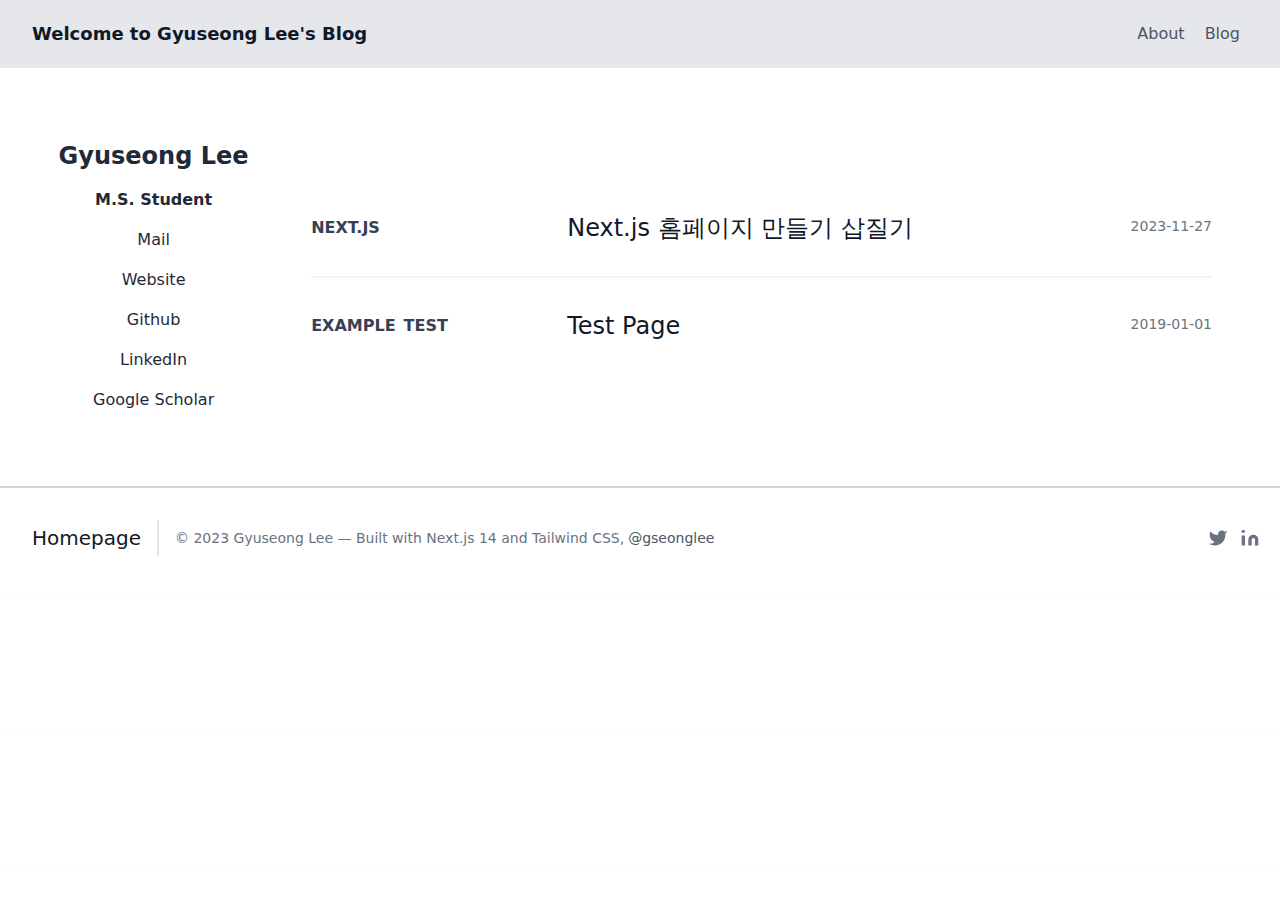
<file: blog.html>
<!DOCTYPE html><html><head><meta charSet="utf-8"/><meta name="viewport" content="width=device-width, initial-scale=1"/><link rel="stylesheet" href="/_next/static/css/4da8f20a317dafce.css" crossorigin="" data-precedence="next"/><link rel="preload" as="script" fetchPriority="low" href="/_next/static/chunks/webpack-6587a8f9789a7ead.js" crossorigin=""/><script src="/_next/static/chunks/fd9d1056-7b52db27cfdaff1f.js" async="" crossorigin=""></script><script src="/_next/static/chunks/472-ad4aeffc89fa9cf3.js" async="" crossorigin=""></script><script src="/_next/static/chunks/main-app-7cccb89e74ac659a.js" async="" crossorigin=""></script><script src="/_next/static/chunks/326-aefa5a896d3dcfbe.js" async=""></script><script src="/_next/static/chunks/app/layout-bccac22cb0a183a4.js" async=""></script><script src="/_next/static/chunks/app/blog/page-8e5685a534ffaf71.js" async=""></script><link rel="preload" href="https://www.googletagmanager.com/gtag/js?id=G-BSS2N3JDFL" as="script"/><title>Gyuseong Lee&#x27;s portfolio</title><meta name="description" content="Portfolio of my work"/><link rel="icon" href="/favicon.ico" type="image/x-icon" sizes="16x16"/><title>Gyuseong Lee&#x27;s portfolio</title><meta name="description" content="Portfolio of my work"/><link type="image/png" sizes="16x16" rel="shortcut icon" href="/favicon.png"/><link type="image/png" sizes="16x16" rel="icon" href="/favicon.png"/><link href="https://fonts.googleapis.com/css2?family=Inter:wght@400;500;600;700;800&amp;display=swap" rel="stylesheet"/><script src="/_next/static/chunks/polyfills-c67a75d1b6f99dc8.js" crossorigin="" noModule=""></script></head><body class="font-sans antialiased text-gray-800 dark:text-gray-100"><header class="text-gray-600 bg-gray-200 body-font dark:text-gray-400 dark:bg-neutral-600"><div class="container mx-auto flex flex-wrap p-5 flex-col md:flex-row items-center"><a class="flex title-font font-medium items-center text-gray-900 dark:text-gray-100 mb-4 md:mb-0" href="/"><span class="ml-3 text-lg font-bold">Welcome to <!-- -->Gyuseong Lee<!-- -->&#x27;s Blog</span></a><nav class="md:ml-auto flex flex-wrap items-center text-base justify-center"><a class="mr-5 hover:text-gray-900 dark:text-gray-100" href="/">About</a><a class="mr-5 hover:text-gray-900 dark:text-gray-100" href="/blog">Blog</a></nav></div></header><main class="px-8 py-12"><div class="flex flex-wrap max-w-screen-xl mx-auto"><div class="w-full h-full md:w-1/5 px-4 mb-8 md:mb-0"><div><ul class="mt-6 space-y-4 text-left md:text-center "><li class="font-bold text-2xl">Gyuseong Lee</li><li class="font-bold">M.S. Student</li><li><a href="mailto:jpl358@korea.ac.kr">Mail</a></li><li class="mx-auto"><a class="hover:underline" href="https://github.io/gseonglee">Website</a></li><li class="mx-auto"><a class="hover:underline" href="https://github.com/gseonglee">Github</a></li><li class="mx-auto"><a class="hover:underline" href="https://linkedin.com/in/gseonglee">LinkedIn</a></li><li class="mx-auto"><a class="hover:underline" href="https://scholar.google.com/citations?user=O6B36wwAAAAJ">Google Scholar</a></li></ul></div></div><div class="w-full md:w-4/5 px-4"><div><section class="text-gray-600 dark:text-neutral-200 body-font overflow-hidden"><div class="container px-5 py-24 mx-auto"><div class="-my-8 divide-y-2 divide-gray-100 dark:divide-neutral-600"><div class="py-8 flex flex-wrap md:flex-nowrap"><div class="md:w-64 md:mb-0 mb-6 flex-shrink-0 flex flex-row items-center "><span class="font-semibold title-font text-gray-700 dark:text-neutral-200 mr-2">NEXT.JS</span><span class="w-full"></span></div><div class="md:flex-grow"><a class="text-2xl font-medium text-gray-900 dark:text-neutral-200 title-font mb-2" href="/blog/build-own-website-using-next-js">Next.js 홈페이지 만들기 삽질기</a></div><span class="mt-1 text-gray-500 dark:text-neutral-400 text-sm">2023-11-27</span></div><div class="py-8 flex flex-wrap md:flex-nowrap"><div class="md:w-64 md:mb-0 mb-6 flex-shrink-0 flex flex-row items-center "><span class="font-semibold title-font text-gray-700 dark:text-neutral-200 mr-2">EXAMPLE</span><span class="font-semibold title-font text-gray-700 dark:text-neutral-200 mr-2">TEST</span><span class="w-full"></span></div><div class="md:flex-grow"><a class="text-2xl font-medium text-gray-900 dark:text-neutral-200 title-font mb-2" href="/blog/example-page">Test Page</a></div><span class="mt-1 text-gray-500 dark:text-neutral-400 text-sm">2019-01-01</span></div></div></div></section></div></div></div></main><hr class="justify-center w-full h-0.5 bg-gray-300 border-0 rounded dark:bg-neutral-500"/><footer class="text-gray-600 dark:text-gray-200 body-font"><div class="container px-5 py-8 mx-auto flex items-center sm:flex-row flex-col"><a class="flex title-font font-medium items-center md:justify-start justify-center text-gray-900 dark:text-neutral-200"><span class="ml-3 text-xl">Homepage</span></a><p class="text-sm text-gray-500 dark:text-neutral-300 sm:ml-4 sm:pl-4 sm:border-l-2 sm:border-gray-200 sm:py-2 sm:mt-0 mt-4">© 2023 Gyuseong Lee — Built with Next.js 14 and Tailwind CSS,<a href="https://github.com/gseonglee/gseonglee.github.io" class="text-gray-600 ml-1" rel="noopener noreferrer" target="_blank">@gseonglee</a></p><span class="inline-flex sm:ml-auto sm:mt-0 mt-4 justify-center sm:justify-start"><a href="https://twitter.com/gseonglee" class="ml-3 text-gray-500 dark:text-neutral-300"><svg fill="currentColor" stroke-linecap="round" stroke-linejoin="round" stroke-width="2" class="w-5 h-5" viewBox="0 0 24 24"><path d="M23 3a10.9 10.9 0 01-3.14 1.53 4.48 4.48 0 00-7.86 3v1A10.66 10.66 0 013 4s-4 9 5 13a11.64 11.64 0 01-7 2c9 5 20 0 20-11.5a4.5 4.5 0 00-.08-.83A7.72 7.72 0 0023 3z"></path></svg></a><a href="https://linkedin.com/in/gseonglee" class="ml-3 text-gray-500 dark:text-neutral-300"><svg fill="currentColor" stroke="currentColor" stroke-linecap="round" stroke-linejoin="round" stroke-width="0" class="w-5 h-5" viewBox="0 0 24 24"><path stroke="none" d="M16 8a6 6 0 016 6v7h-4v-7a2 2 0 00-2-2 2 2 0 00-2 2v7h-4v-7a6 6 0 016-6zM2 9h4v12H2z"></path><circle cx="4" cy="4" r="2" stroke="none"></circle></svg></a></span></div></footer><script src="/_next/static/chunks/webpack-6587a8f9789a7ead.js" crossorigin="" async=""></script><script>(self.__next_f=self.__next_f||[]).push([0]);self.__next_f.push([2,null])</script><script>self.__next_f.push([1,"1:HL[\"/_next/static/css/4da8f20a317dafce.css\",\"style\",{\"crossOrigin\":\"\"}]\n0:\"$L2\"\n"])</script><script>self.__next_f.push([1,"3:I[3728,[],\"\"]\n5:I[9928,[],\"\"]\n6:I[2831,[\"326\",\"static/chunks/326-aefa5a896d3dcfbe.js\",\"185\",\"static/chunks/app/layout-bccac22cb0a183a4.js\"],\"\"]\n7:I[8326,[\"326\",\"static/chunks/326-aefa5a896d3dcfbe.js\",\"404\",\"static/chunks/app/blog/page-8e5685a534ffaf71.js\"],\"\"]\n8:I[6954,[],\"\"]\n9:I[7264,[],\"\"]\n"])</script><script>self.__next_f.push([1,"2:[[[\"$\",\"link\",\"0\",{\"rel\":\"stylesheet\",\"href\":\"/_next/static/css/4da8f20a317dafce.css\",\"precedence\":\"next\",\"crossOrigin\":\"\"}]],[\"$\",\"$L3\",null,{\"buildId\":\"cDjx99Kbl9LTLq0AbPyNw\",\"assetPrefix\":\"\",\"initialCanonicalUrl\":\"/blog\",\"initialTree\":[\"\",{\"children\":[\"blog\",{\"children\":[\"__PAGE__\",{}]}]},\"$undefined\",\"$undefined\",true],\"initialHead\":[false,\"$L4\"],\"globalErrorComponent\":\"$5\",\"children\":[null,[\"$\",\"html\",null,{\"children\":[[\"$\",\"head\",null,{\"children\":[[\"$\",\"$L6\",null,{\"GA_TRACKING_ID\":\"G-BSS2N3JDFL\"}],[\"$\",\"title\",null,{\"children\":\"Gyuseong Lee's portfolio\"}],[\"$\",\"meta\",null,{\"name\":\"description\",\"content\":\"Portfolio of my work\"}],[\"$\",\"link\",null,{\"type\":\"image/png\",\"sizes\":\"16x16\",\"rel\":\"shortcut icon\",\"href\":\"/favicon.png\"}],[\"$\",\"link\",null,{\"type\":\"image/png\",\"sizes\":\"16x16\",\"rel\":\"icon\",\"href\":\"/favicon.png\"}],[\"$\",\"link\",null,{\"href\":\"https://fonts.googleapis.com/css2?family=Inter:wght@400;500;600;700;800\u0026display=swap\",\"rel\":\"stylesheet\"}]]}],[\"$\",\"body\",null,{\"className\":\"font-sans antialiased text-gray-800 dark:text-gray-100\",\"children\":[[\"$\",\"header\",null,{\"className\":\"text-gray-600 bg-gray-200 body-font dark:text-gray-400 dark:bg-neutral-600\",\"children\":[\"$\",\"div\",null,{\"className\":\"container mx-auto flex flex-wrap p-5 flex-col md:flex-row items-center\",\"children\":[[\"$\",\"$L7\",null,{\"href\":\"/\",\"className\":\"flex title-font font-medium items-center text-gray-900 dark:text-gray-100 mb-4 md:mb-0\",\"children\":[\"$\",\"span\",null,{\"className\":\"ml-3 text-lg font-bold\",\"children\":[\"Welcome to \",\"Gyuseong Lee\",\"'s Blog\"]}]}],[\"$\",\"nav\",null,{\"className\":\"md:ml-auto flex flex-wrap items-center text-base justify-center\",\"children\":[[\"$\",\"$L7\",null,{\"href\":\"/\",\"className\":\"mr-5 hover:text-gray-900 dark:text-gray-100\",\"children\":\"About\"}],[\"$\",\"$L7\",null,{\"href\":\"/blog\",\"className\":\"mr-5 hover:text-gray-900 dark:text-gray-100\",\"children\":\"Blog\"}]]}]]}]}],[\"$\",\"main\",null,{\"className\":\"px-8 py-12\",\"children\":[\"$\",\"div\",null,{\"className\":\"flex flex-wrap max-w-screen-xl mx-auto\",\"children\":[[\"$\",\"div\",null,{\"className\":\"w-full h-full md:w-1/5 px-4 mb-8 md:mb-0\",\"children\":[\"$\",\"div\",null,{\"children\":[\"$\",\"ul\",null,{\"className\":\"mt-6 space-y-4 text-left md:text-center \",\"children\":[[\"$\",\"li\",null,{\"className\":\"font-bold text-2xl\",\"children\":\"Gyuseong Lee\"}],[\"$\",\"li\",null,{\"className\":\"font-bold\",\"children\":\"M.S. Student\"}],[\"$\",\"li\",null,{\"children\":[\"$\",\"a\",null,{\"href\":\"mailto:jpl358@korea.ac.kr\",\"children\":\"Mail\"}]}],[[\"$\",\"li\",\"0\",{\"className\":\"mx-auto\",\"children\":[\"$\",\"$L7\",null,{\"href\":\"https://github.io/gseonglee\",\"className\":\"hover:underline\",\"children\":\"Website\"}]}],[\"$\",\"li\",\"1\",{\"className\":\"mx-auto\",\"children\":[\"$\",\"$L7\",null,{\"href\":\"https://github.com/gseonglee\",\"className\":\"hover:underline\",\"children\":\"Github\"}]}],[\"$\",\"li\",\"2\",{\"className\":\"mx-auto\",\"children\":[\"$\",\"$L7\",null,{\"href\":\"https://linkedin.com/in/gseonglee\",\"className\":\"hover:underline\",\"children\":\"LinkedIn\"}]}],[\"$\",\"li\",\"3\",{\"className\":\"mx-auto\",\"children\":[\"$\",\"$L7\",null,{\"href\":\"https://scholar.google.com/citations?user=O6B36wwAAAAJ\",\"className\":\"hover:underline\",\"children\":\"Google Scholar\"}]}]]]}]}]}],[\"$\",\"div\",null,{\"className\":\"w-full md:w-4/5 px-4\",\"children\":[\"$\",\"$L8\",null,{\"parallelRouterKey\":\"children\",\"segmentPath\":[\"children\"],\"loading\":\"$undefined\",\"loadingStyles\":\"$undefined\",\"loadingScripts\":\"$undefined\",\"hasLoading\":false,\"error\":\"$undefined\",\"errorStyles\":\"$undefined\",\"errorScripts\":\"$undefined\",\"template\":[\"$\",\"$L9\",null,{}],\"templateStyles\":\"$undefined\",\"templateScripts\":\"$undefined\",\"notFound\":[[\"$\",\"title\",null,{\"children\":\"404: This page could not be found.\"}],[\"$\",\"div\",null,{\"style\":{\"fontFamily\":\"system-ui,\\\"Segoe UI\\\",Roboto,Helvetica,Arial,sans-serif,\\\"Apple Color Emoji\\\",\\\"Segoe UI Emoji\\\"\",\"height\":\"100vh\",\"textAlign\":\"center\",\"display\":\"flex\",\"flexDirection\":\"column\",\"alignItems\":\"center\",\"justifyContent\":\"center\"},\"children\":[\"$\",\"div\",null,{\"children\":[[\"$\",\"style\",null,{\"dangerouslySetInnerHTML\":{\"__html\":\"body{color:#000;background:#fff;margin:0}.next-error-h1{border-right:1px solid rgba(0,0,0,.3)}@media (prefers-color-scheme:dark){body{color:#fff;background:#000}.next-error-h1{border-right:1px solid rgba(255,255,255,.3)}}\"}}],[\"$\",\"h1\",null,{\"className\":\"next-error-h1\",\"style\":{\"display\":\"inline-block\",\"margin\":\"0 20px 0 0\",\"padding\":\"0 23px 0 0\",\"fontSize\":24,\"fontWeight\":500,\"verticalAlign\":\"top\",\"lineHeight\":\"49px\"},\"children\":\"404\"}],[\"$\",\"div\",null,{\"style\":{\"display\":\"inline-block\"},\"children\":[\"$\",\"h2\",null,{\"style\":{\"fontSize\":14,\"fontWeight\":400,\"lineHeight\":\"49px\",\"margin\":0},\"children\":\"This page could not be found.\"}]}]]}]}]],\"notFoundStyles\":[],\"initialChildNode\":[\"$\",\"$L8\",null,{\"parallelRouterKey\":\"children\",\"segmentPath\":[\"children\",\"blog\",\"children\"],\"loading\":\"$undefined\",\"loadingStyles\":\"$undefined\",\"loadingScripts\":\"$undefined\",\"hasLoading\":false,\"error\":\"$undefined\",\"errorStyles\":\"$undefined\",\"errorScripts\":\"$undefined\",\"template\":[\"$\",\"$L9\",null,{}],\"templateStyles\":\"$undefined\",\"templateScripts\":\"$undefined\",\"notFound\":\"$undefined\",\"notFoundStyles\":\"$undefined\",\"initialChildNode\":[\"$La\",\"$Lb\",null],\"childPropSegment\":\"__PAGE__\",\"styles\":null}],\"childPropSegment\":\"blog\",\"styles\":null}]}]]}]}],[\"$\",\"hr\",null,{\"className\":\"justify-center w-full h-0.5 bg-gray-300 border-0 rounded dark:bg-neutral-500\"}],[\"$\",\"footer\",null,{\"className\":\"text-gray-600 dark:text-gray-200 body-font\",\"children\":[\"$\",\"div\",null,{\"className\":\"container px-5 py-8 mx-auto flex items-center sm:flex-row flex-col\",\"children\":[[\"$\",\"a\",null,{\"className\":\"flex title-font font-medium items-center md:justify-start justify-center text-gray-900 dark:text-neutral-200\",\"children\":[\"$\",\"span\",null,{\"className\":\"ml-3 text-xl\",\"children\":\"Homepage\"}]}],[\"$\",\"p\",null,{\"className\":\"text-sm text-gray-500 dark:text-neutral-300 sm:ml-4 sm:pl-4 sm:border-l-2 sm:border-gray-200 sm:py-2 sm:mt-0 mt-4\",\"children\":[\"© 2023 Gyuseong Lee — Built with Next.js 14 and Tailwind CSS,\",[\"$\",\"a\",null,{\"href\":\"https://github.com/gseonglee/gseonglee.github.io\",\"className\":\"text-gray-600 ml-1\",\"rel\":\"noopener noreferrer\",\"target\":\"_blank\",\"children\":\"@gseonglee\"}]]}],[\"$\",\"span\",null,{\"className\":\"inline-flex sm:ml-auto sm:mt-0 mt-4 justify-center sm:justify-start\",\"children\":[[\"$\",\"a\",null,{\"href\":\"https://twitter.com/gseonglee\",\"className\":\"ml-3 text-gray-500 dark:text-neutral-300\",\"children\":[\"$\",\"svg\",null,{\"fill\":\"currentColor\",\"strokeLinecap\":\"round\",\"strokeLinejoin\":\"round\",\"strokeWidth\":\"2\",\"className\":\"w-5 h-5\",\"viewBox\":\"0 0 24 24\",\"children\":[\"$\",\"path\",null,{\"d\":\"M23 3a10.9 10.9 0 01-3.14 1.53 4.48 4.48 0 00-7.86 3v1A10.66 10.66 0 013 4s-4 9 5 13a11.64 11.64 0 01-7 2c9 5 20 0 20-11.5a4.5 4.5 0 00-.08-.83A7.72 7.72 0 0023 3z\"}]}]}],[\"$\",\"a\",null,{\"href\":\"https://linkedin.com/in/gseonglee\",\"className\":\"ml-3 text-gray-500 dark:text-neutral-300\",\"children\":[\"$\",\"svg\",null,{\"fill\":\"currentColor\",\"stroke\":\"currentColor\",\"strokeLinecap\":\"round\",\"strokeLinejoin\":\"round\",\"strokeWidth\":\"0\",\"className\":\"w-5 h-5\",\"viewBox\":\"0 0 24 24\",\"children\":[[\"$\",\"path\",null,{\"stroke\":\"none\",\"d\":\"M16 8a6 6 0 016 6v7h-4v-7a2 2 0 00-2-2 2 2 0 00-2 2v7h-4v-7a6 6 0 016-6zM2 9h4v12H2z\"}],[\"$\",\"circle\",null,{\"cx\":\"4\",\"cy\":\"4\",\"r\":\"2\",\"stroke\":\"none\"}]]}]}]]}]]}]}]]}]]}],null]}]]\n"])</script><script>self.__next_f.push([1,"b:[\"$\",\"div\",null,{\"children\":[\"$\",\"section\",null,{\"className\":\"text-gray-600 dark:text-neutral-200 body-font overflow-hidden\",\"children\":[\"$\",\"div\",null,{\"className\":\"container px-5 py-24 mx-auto\",\"children\":[\"$\",\"div\",null,{\"className\":\"-my-8 divide-y-2 divide-gray-100 dark:divide-neutral-600\",\"children\":[[\"$\",\"div\",null,{\"className\":\"py-8 flex flex-wrap md:flex-nowrap\",\"children\":[[\"$\",\"div\",null,{\"className\":\"md:w-64 md:mb-0 mb-6 flex-shrink-0 flex flex-row items-center \",\"children\":[[[\"$\",\"span\",\"0\",{\"className\":\"font-semibold title-font text-gray-700 dark:text-neutral-200 mr-2\",\"children\":\"NEXT.JS\"}]],[\"$\",\"span\",null,{\"className\":\"w-full\"}]]}],[\"$\",\"div\",null,{\"className\":\"md:flex-grow\",\"children\":[\"$\",\"$L7\",null,{\"href\":\"/blog/build-own-website-using-next-js\",\"className\":\"text-2xl font-medium text-gray-900 dark:text-neutral-200 title-font mb-2\",\"children\":\"Next.js 홈페이지 만들기 삽질기\"}]}],[\"$\",\"span\",null,{\"className\":\"mt-1 text-gray-500 dark:text-neutral-400 text-sm\",\"children\":\"2023-11-27\"}]]}],[\"$\",\"div\",null,{\"className\":\"py-8 flex flex-wrap md:flex-nowrap\",\"children\":[[\"$\",\"div\",null,{\"className\":\"md:w-64 md:mb-0 mb-6 flex-shrink-0 flex flex-row items-center \",\"children\":[[[\"$\",\"span\",\"0\",{\"className\":\"font-semibold title-font text-gray-700 dark:text-neutral-200 mr-2\",\"children\":\"EXAMPLE\"}],[\"$\",\"span\",\"1\",{\"className\":\"font-semibold title-font text-gray-700 dark:text-neutral-200 mr-2\",\"children\":\"TEST\"}]],[\"$\",\"span\",null,{\"className\":\"w-full\"}]]}],[\"$\",\"div\",null,{\"className\":\"md:flex-grow\",\"children\":[\"$\",\"$L7\",null,{\"href\":\"/blog/example-page\",\"className\":\"text-2xl font-medium text-gray-900 dark:text-neutral-200 title-font mb-2\",\"children\":\"Test Page\"}]}],[\"$\",\"span\",null,{\"className\":\"mt-1 text-gray-500 dark:text-neutral-400 text-sm\",\"children\":\"2019-01-01\"}]]}]]}]}]}]}]\n"])</script><script>self.__next_f.push([1,"4:[[\"$\",\"meta\",\"0\",{\"name\":\"viewport\",\"content\":\"width=device-width, initial-scale=1\"}],[\"$\",\"meta\",\"1\",{\"charSet\":\"utf-8\"}],[\"$\",\"title\",\"2\",{\"children\":\"Gyuseong Lee's portfolio\"}],[\"$\",\"meta\",\"3\",{\"name\":\"description\",\"content\":\"Portfolio of my work\"}],[\"$\",\"link\",\"4\",{\"rel\":\"icon\",\"href\":\"/favicon.ico\",\"type\":\"image/x-icon\",\"sizes\":\"16x16\"}]]\na:null\n"])</script><script>self.__next_f.push([1,""])</script></body></html>
</file>
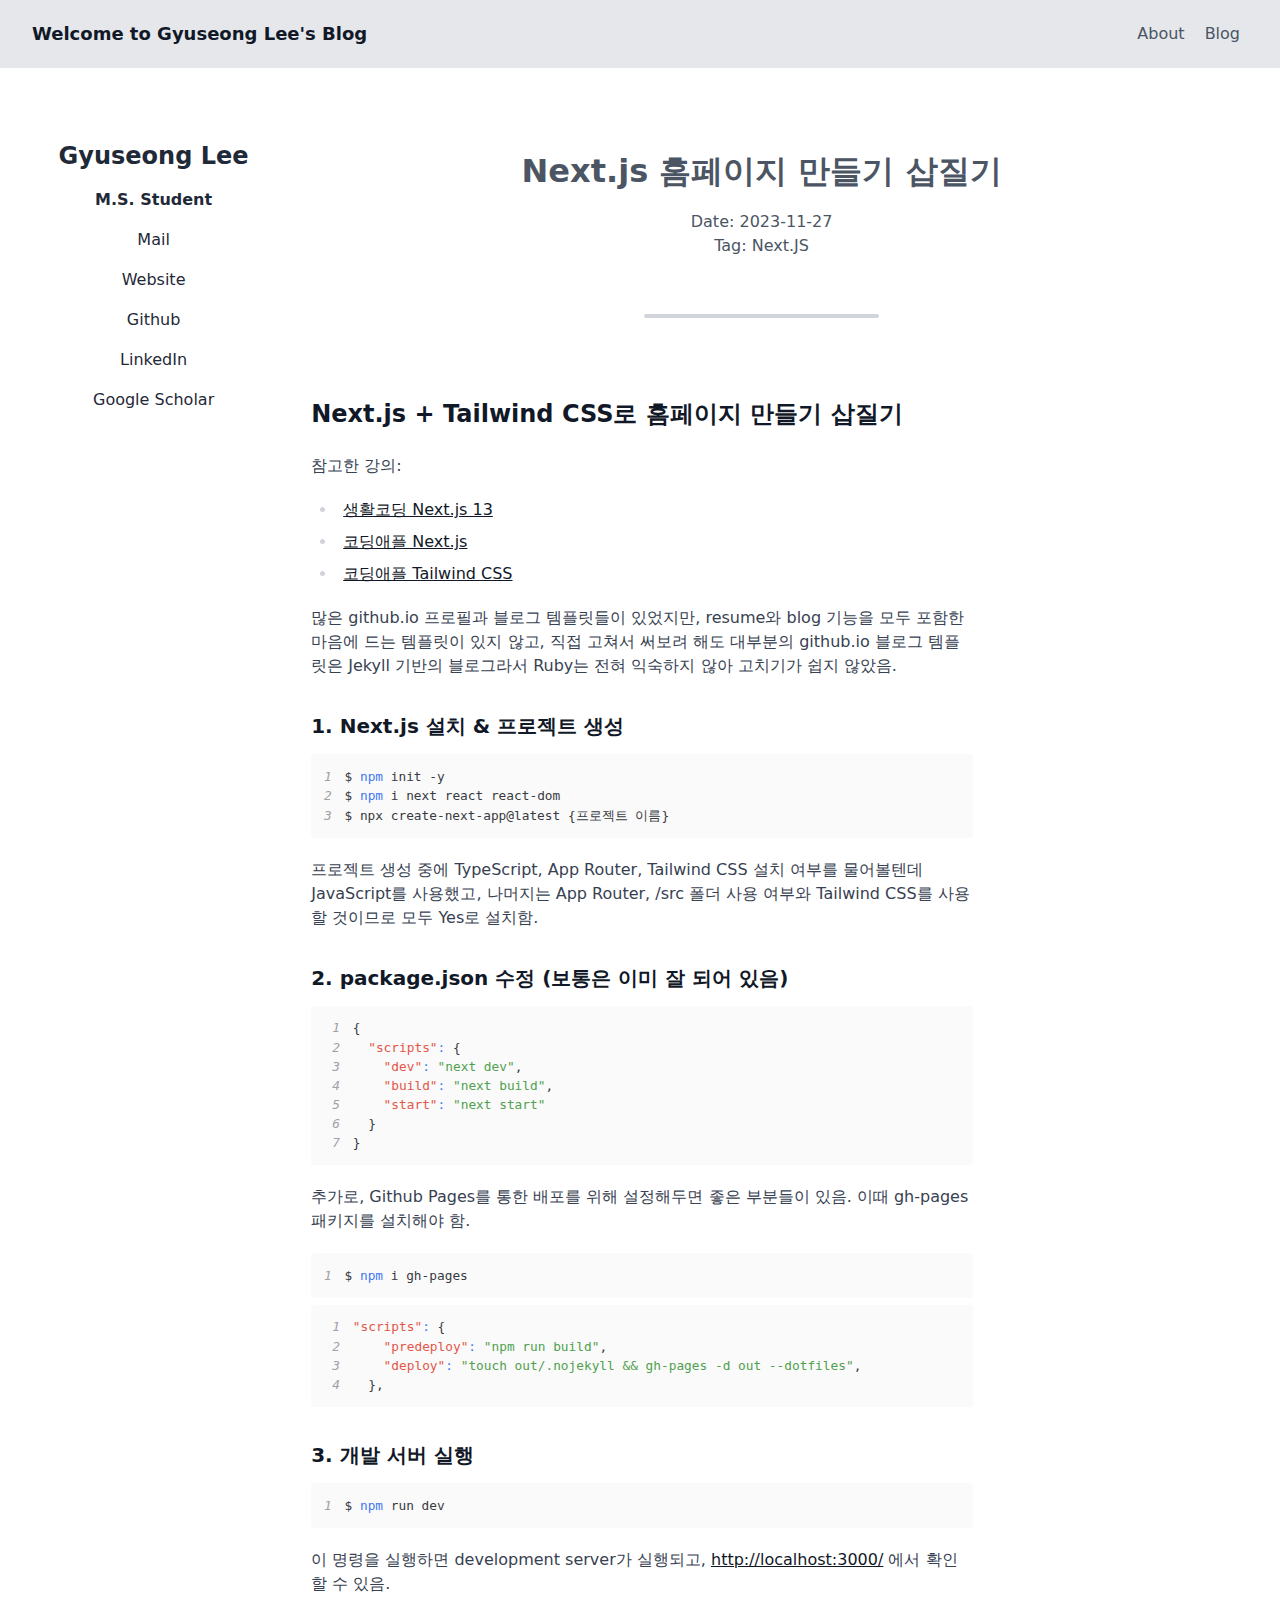
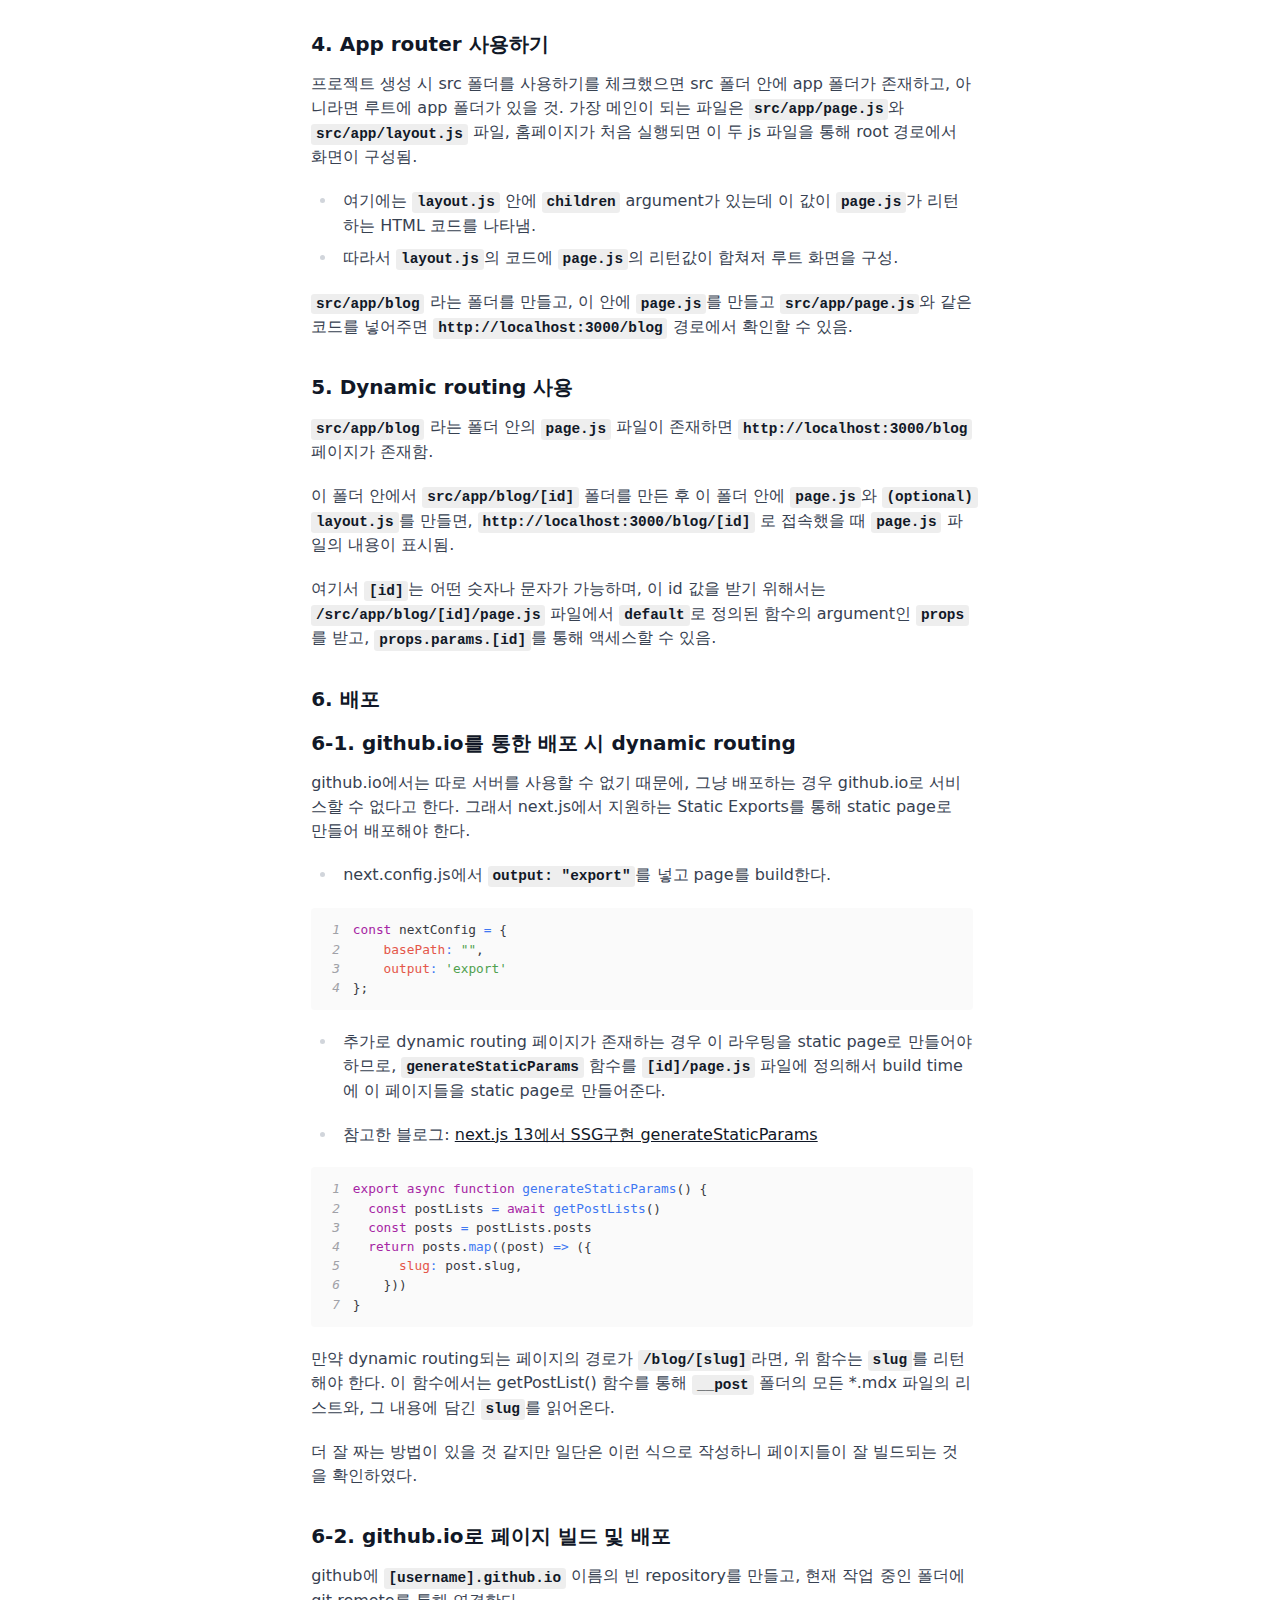
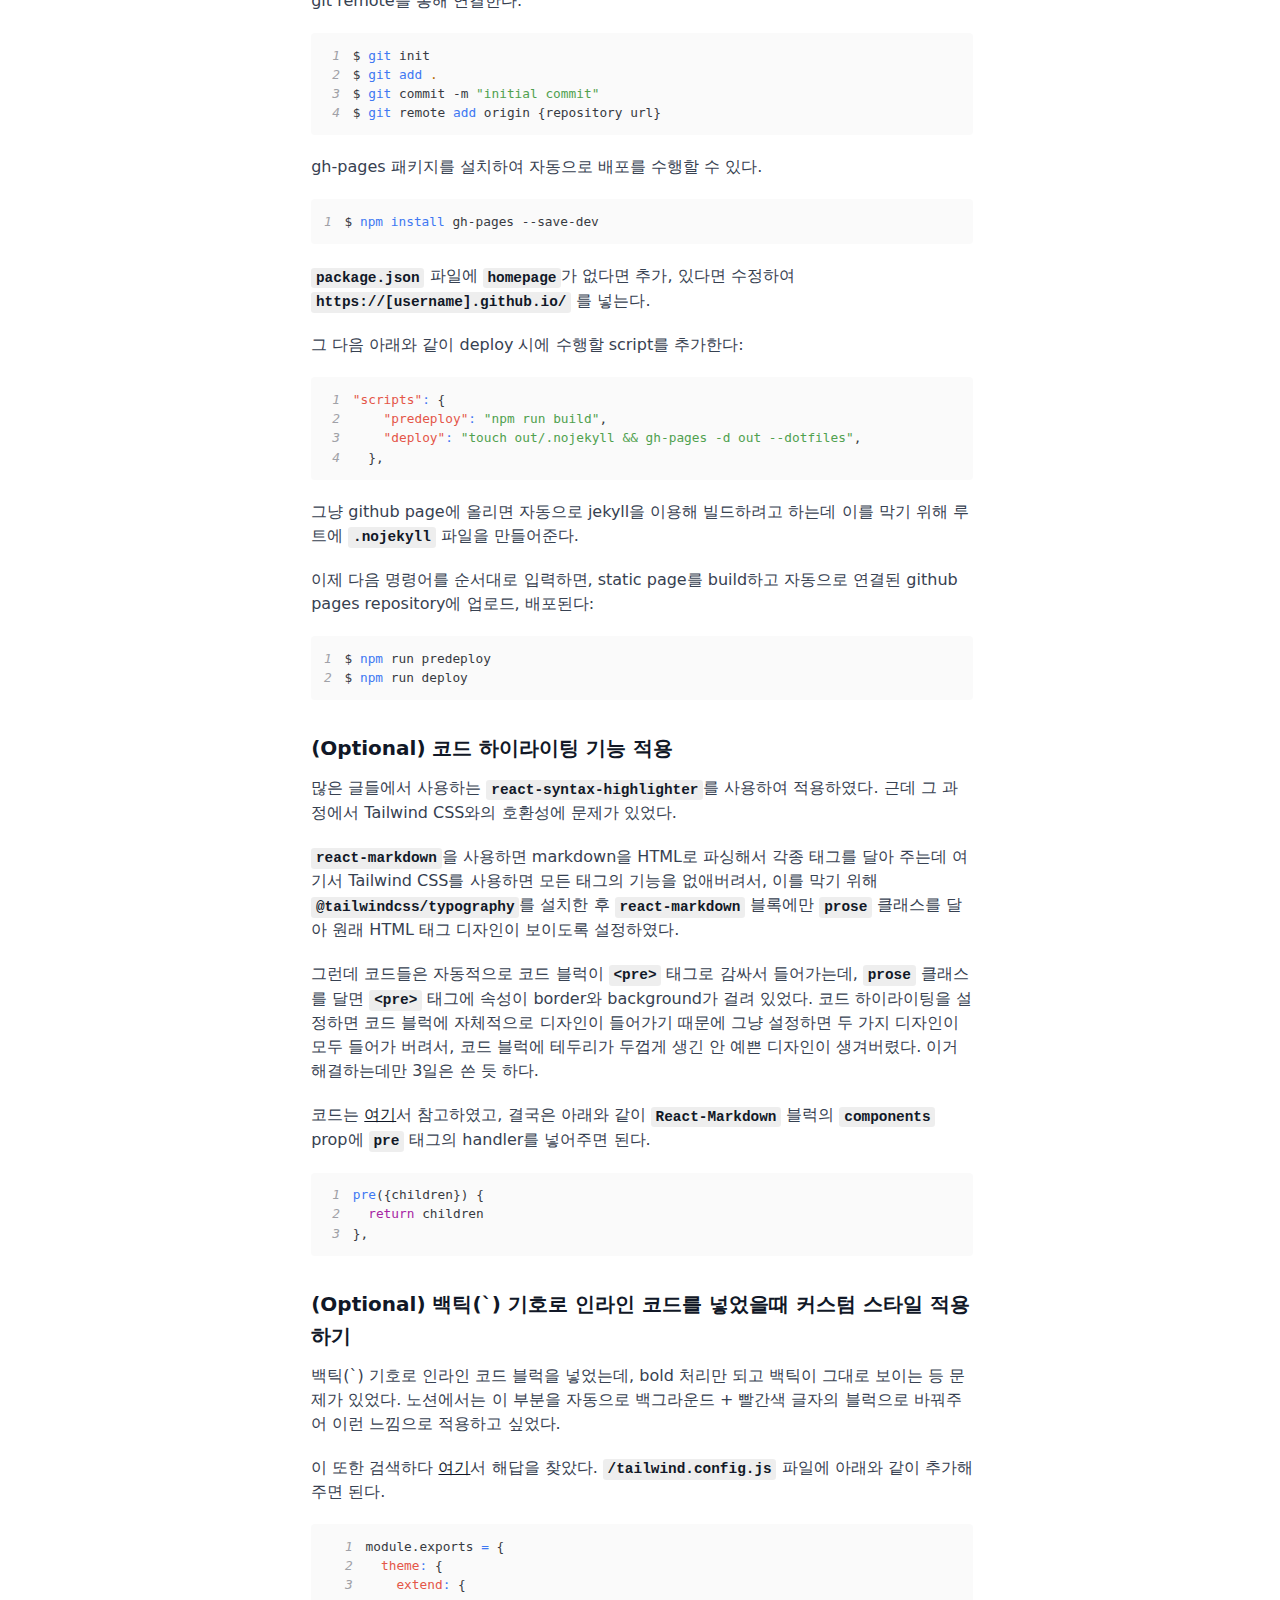
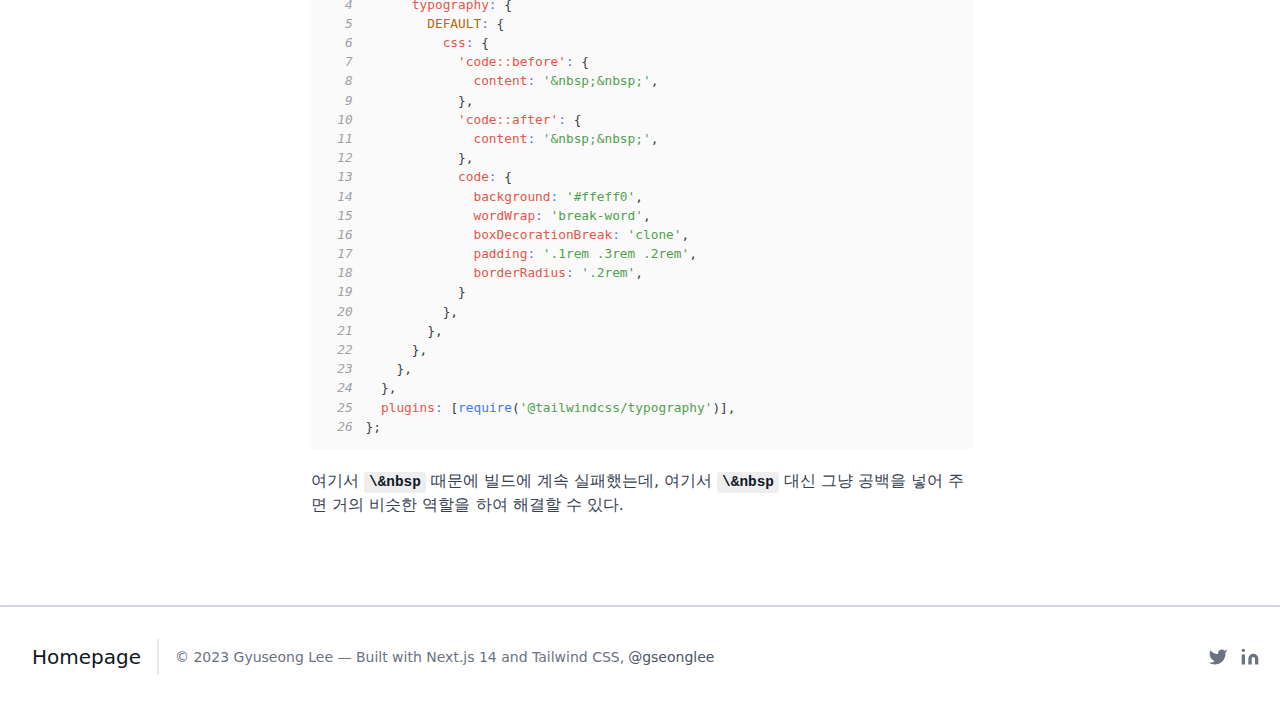
<file: blog/build-own-website-using-next-js.html>
<!DOCTYPE html><html><head><meta charSet="utf-8"/><meta name="viewport" content="width=device-width, initial-scale=1"/><link rel="stylesheet" href="/_next/static/css/4da8f20a317dafce.css" crossorigin="" data-precedence="next"/><link rel="stylesheet" href="/_next/static/css/5b6964bdff897f88.css" crossorigin="" data-precedence="next"/><link rel="preload" as="script" fetchPriority="low" href="/_next/static/chunks/webpack-6587a8f9789a7ead.js" crossorigin=""/><script src="/_next/static/chunks/fd9d1056-7b52db27cfdaff1f.js" async="" crossorigin=""></script><script src="/_next/static/chunks/472-ad4aeffc89fa9cf3.js" async="" crossorigin=""></script><script src="/_next/static/chunks/main-app-7cccb89e74ac659a.js" async="" crossorigin=""></script><script src="/_next/static/chunks/326-aefa5a896d3dcfbe.js" async=""></script><script src="/_next/static/chunks/app/layout-bccac22cb0a183a4.js" async=""></script><script src="/_next/static/chunks/app/blog/%5Bslug%5D/page-549d91bfc930388c.js" async=""></script><link rel="preload" href="https://www.googletagmanager.com/gtag/js?id=G-BSS2N3JDFL" as="script"/><title>Gyuseong Lee&#x27;s portfolio</title><meta name="description" content="Portfolio of my work"/><link rel="icon" href="/favicon.ico" type="image/x-icon" sizes="16x16"/><title>Gyuseong Lee&#x27;s portfolio</title><meta name="description" content="Portfolio of my work"/><link type="image/png" sizes="16x16" rel="shortcut icon" href="/favicon.png"/><link type="image/png" sizes="16x16" rel="icon" href="/favicon.png"/><link href="https://fonts.googleapis.com/css2?family=Inter:wght@400;500;600;700;800&amp;display=swap" rel="stylesheet"/><script src="/_next/static/chunks/polyfills-c67a75d1b6f99dc8.js" crossorigin="" noModule=""></script></head><body class="font-sans antialiased text-gray-800 dark:text-gray-100"><header class="text-gray-600 bg-gray-200 body-font dark:text-gray-400 dark:bg-neutral-600"><div class="container mx-auto flex flex-wrap p-5 flex-col md:flex-row items-center"><a class="flex title-font font-medium items-center text-gray-900 dark:text-gray-100 mb-4 md:mb-0" href="/"><span class="ml-3 text-lg font-bold">Welcome to <!-- -->Gyuseong Lee<!-- -->&#x27;s Blog</span></a><nav class="md:ml-auto flex flex-wrap items-center text-base justify-center"><a class="mr-5 hover:text-gray-900 dark:text-gray-100" href="/">About</a><a class="mr-5 hover:text-gray-900 dark:text-gray-100" href="/blog">Blog</a></nav></div></header><main class="px-8 py-12"><div class="flex flex-wrap max-w-screen-xl mx-auto"><div class="w-full h-full md:w-1/5 px-4 mb-8 md:mb-0"><div><ul class="mt-6 space-y-4 text-left md:text-center "><li class="font-bold text-2xl">Gyuseong Lee</li><li class="font-bold">M.S. Student</li><li><a href="mailto:jpl358@korea.ac.kr">Mail</a></li><li class="mx-auto"><a class="hover:underline" href="https://github.io/gseonglee">Website</a></li><li class="mx-auto"><a class="hover:underline" href="https://github.com/gseonglee">Github</a></li><li class="mx-auto"><a class="hover:underline" href="https://linkedin.com/in/gseonglee">LinkedIn</a></li><li class="mx-auto"><a class="hover:underline" href="https://scholar.google.com/citations?user=O6B36wwAAAAJ">Google Scholar</a></li></ul></div></div><div class="w-full md:w-4/5 px-4"><div><section class="text-gray-600 dark:text-neutral-200 body-font overflow-hidden"><div class="container px-5 py-4 mx-auto text-center"><h2 class="text-center hover:underline">Next.js 홈페이지 만들기 삽질기</h2><div>Date: <!-- -->2023-11-27</div><div>Tag: <!-- -->Next.JS</div></div></section><hr class="justify-center w-1/4 h-1 mx-auto my-4 bg-gray-300 border-0 rounded md:my-10 dark:bg-neutral-500"/><section class="text-gray-600 dark:text-neutral-400 body-font overflow-hidden"><div class="container px-5 py-10 mx-auto "><div class="prose dark:prose-invert"><h2>Next.js + Tailwind CSS로 홈페이지 만들기 삽질기</h2>
<p>참고한 강의:</p>
<ul>
<li><a href="https://opentutorials.org/course/5098">생활코딩 Next.js 13</a></li>
<li><a href="https://youtu.be/PCkiz2GUFg8">코딩애플 Next.js</a></li>
<li><a href="https://youtu.be/--D4WMPEIZI">코딩애플 Tailwind CSS</a></li>
</ul>
<p>많은 github.io 프로필과 블로그 템플릿들이 있었지만, resume와 blog 기능을 모두 포함한 마음에 드는 템플릿이 있지 않고,
직접 고쳐서 써보려 해도 대부분의 github.io 블로그 템플릿은 Jekyll 기반의 블로그라서 Ruby는 전혀 익숙하지 않아 고치기가 쉽지 않았음.</p>
<h3>1. Next.js 설치 &amp; 프로젝트 생성</h3>
<div class="not-prose"><div style="background:hsl(230, 1%, 98%);color:hsl(230, 8%, 24%);font-family:&quot;Fira Code&quot;, &quot;Fira Mono&quot;, Menlo, Consolas, &quot;DejaVu Sans Mono&quot;, monospace;direction:ltr;text-align:left;white-space:pre;word-spacing:normal;word-break:normal;line-height:1.5;-moz-tab-size:2;-o-tab-size:2;tab-size:2;-webkit-hyphens:none;-moz-hyphens:none;-ms-hyphens:none;hyphens:none;padding:1em;margin:0.5em 0;overflow:auto;border-radius:0.3em;font-size:0.8rem"><code class="language-bash" style="background:hsl(230, 1%, 98%);color:hsl(230, 8%, 24%);font-family:&quot;Fira Code&quot;, &quot;Fira Mono&quot;, Menlo, Consolas, &quot;DejaVu Sans Mono&quot;, monospace;direction:ltr;text-align:left;white-space:pre;word-spacing:normal;word-break:normal;line-height:1.5;-moz-tab-size:2;-o-tab-size:2;tab-size:2;-webkit-hyphens:none;-moz-hyphens:none;-ms-hyphens:none;hyphens:none;font-size:0.8rem"><span class="linenumber react-syntax-highlighter-line-number" style="display:inline-block;min-width:1.25em;padding-right:1em;text-align:right;user-select:none;color:hsl(230, 4%, 64%);font-style:italic">1</span><span>$ </span><span class="token" style="color:hsl(221, 87%, 60%)">npm</span><span> init -y
</span><span class="linenumber react-syntax-highlighter-line-number" style="display:inline-block;min-width:1.25em;padding-right:1em;text-align:right;user-select:none;color:hsl(230, 4%, 64%);font-style:italic">2</span><span>$ </span><span class="token" style="color:hsl(221, 87%, 60%)">npm</span><span> i next react react-dom
</span><span class="linenumber react-syntax-highlighter-line-number" style="display:inline-block;min-width:1.25em;padding-right:1em;text-align:right;user-select:none;color:hsl(230, 4%, 64%);font-style:italic">3</span><span>$ npx create-next-app@latest </span><span class="token" style="color:hsl(230, 8%, 24%)">{</span><span>프로젝트 이름</span><span class="token" style="color:hsl(230, 8%, 24%)">}</span></code></div></div>
<p>프로젝트 생성 중에 TypeScript, App Router, Tailwind CSS 설치 여부를 물어볼텐데 JavaScript를 사용했고, 나머지는 App Router, /src 폴더 사용 여부와 Tailwind CSS를 사용할 것이므로 모두 Yes로 설치함.</p>
<h3>2. package.json 수정 (보통은 이미 잘 되어 있음)</h3>
<div class="not-prose"><div style="background:hsl(230, 1%, 98%);color:hsl(230, 8%, 24%);font-family:&quot;Fira Code&quot;, &quot;Fira Mono&quot;, Menlo, Consolas, &quot;DejaVu Sans Mono&quot;, monospace;direction:ltr;text-align:left;white-space:pre;word-spacing:normal;word-break:normal;line-height:1.5;-moz-tab-size:2;-o-tab-size:2;tab-size:2;-webkit-hyphens:none;-moz-hyphens:none;-ms-hyphens:none;hyphens:none;padding:1em;margin:0.5em 0;overflow:auto;border-radius:0.3em;font-size:0.8rem"><code class="language-json" style="background:hsl(230, 1%, 98%);color:hsl(230, 8%, 24%);font-family:&quot;Fira Code&quot;, &quot;Fira Mono&quot;, Menlo, Consolas, &quot;DejaVu Sans Mono&quot;, monospace;direction:ltr;text-align:left;white-space:pre;word-spacing:normal;word-break:normal;line-height:1.5;-moz-tab-size:2;-o-tab-size:2;tab-size:2;-webkit-hyphens:none;-moz-hyphens:none;-ms-hyphens:none;hyphens:none;font-size:0.8rem"><span class="linenumber react-syntax-highlighter-line-number" style="display:inline-block;min-width:2.25em;padding-right:1em;text-align:right;user-select:none;color:hsl(230, 4%, 64%);font-style:italic">1</span><span class="token" style="color:hsl(230, 8%, 24%)">{</span><span>
</span><span class="linenumber react-syntax-highlighter-line-number" style="display:inline-block;min-width:2.25em;padding-right:1em;text-align:right;user-select:none;color:hsl(230, 4%, 64%);font-style:italic">2</span><span>  </span><span class="token" style="color:hsl(5, 74%, 59%)">&quot;scripts&quot;</span><span class="token" style="color:hsl(221, 87%, 60%)">:</span><span> </span><span class="token" style="color:hsl(230, 8%, 24%)">{</span><span>
</span><span class="linenumber react-syntax-highlighter-line-number" style="display:inline-block;min-width:2.25em;padding-right:1em;text-align:right;user-select:none;color:hsl(230, 4%, 64%);font-style:italic">3</span><span>    </span><span class="token" style="color:hsl(5, 74%, 59%)">&quot;dev&quot;</span><span class="token" style="color:hsl(221, 87%, 60%)">:</span><span> </span><span class="token" style="color:hsl(119, 34%, 47%)">&quot;next dev&quot;</span><span class="token" style="color:hsl(230, 8%, 24%)">,</span><span>
</span><span class="linenumber react-syntax-highlighter-line-number" style="display:inline-block;min-width:2.25em;padding-right:1em;text-align:right;user-select:none;color:hsl(230, 4%, 64%);font-style:italic">4</span><span>    </span><span class="token" style="color:hsl(5, 74%, 59%)">&quot;build&quot;</span><span class="token" style="color:hsl(221, 87%, 60%)">:</span><span> </span><span class="token" style="color:hsl(119, 34%, 47%)">&quot;next build&quot;</span><span class="token" style="color:hsl(230, 8%, 24%)">,</span><span>
</span><span class="linenumber react-syntax-highlighter-line-number" style="display:inline-block;min-width:2.25em;padding-right:1em;text-align:right;user-select:none;color:hsl(230, 4%, 64%);font-style:italic">5</span><span>    </span><span class="token" style="color:hsl(5, 74%, 59%)">&quot;start&quot;</span><span class="token" style="color:hsl(221, 87%, 60%)">:</span><span> </span><span class="token" style="color:hsl(119, 34%, 47%)">&quot;next start&quot;</span><span>
</span><span class="linenumber react-syntax-highlighter-line-number" style="display:inline-block;min-width:2.25em;padding-right:1em;text-align:right;user-select:none;color:hsl(230, 4%, 64%);font-style:italic">6</span><span>  </span><span class="token" style="color:hsl(230, 8%, 24%)">}</span><span>
</span><span class="linenumber react-syntax-highlighter-line-number" style="display:inline-block;min-width:2.25em;padding-right:1em;text-align:right;user-select:none;color:hsl(230, 4%, 64%);font-style:italic">7</span><span></span><span class="token" style="color:hsl(230, 8%, 24%)">}</span></code></div></div>
<p>추가로, Github Pages를 통한 배포를 위해 설정해두면 좋은 부분들이 있음. 이때 gh-pages 패키지를 설치해야 함.</p>
<div class="not-prose"><div style="background:hsl(230, 1%, 98%);color:hsl(230, 8%, 24%);font-family:&quot;Fira Code&quot;, &quot;Fira Mono&quot;, Menlo, Consolas, &quot;DejaVu Sans Mono&quot;, monospace;direction:ltr;text-align:left;white-space:pre;word-spacing:normal;word-break:normal;line-height:1.5;-moz-tab-size:2;-o-tab-size:2;tab-size:2;-webkit-hyphens:none;-moz-hyphens:none;-ms-hyphens:none;hyphens:none;padding:1em;margin:0.5em 0;overflow:auto;border-radius:0.3em;font-size:0.8rem"><code class="language-bash" style="background:hsl(230, 1%, 98%);color:hsl(230, 8%, 24%);font-family:&quot;Fira Code&quot;, &quot;Fira Mono&quot;, Menlo, Consolas, &quot;DejaVu Sans Mono&quot;, monospace;direction:ltr;text-align:left;white-space:pre;word-spacing:normal;word-break:normal;line-height:1.5;-moz-tab-size:2;-o-tab-size:2;tab-size:2;-webkit-hyphens:none;-moz-hyphens:none;-ms-hyphens:none;hyphens:none;font-size:0.8rem"><span class="linenumber react-syntax-highlighter-line-number" style="display:inline-block;min-width:1.25em;padding-right:1em;text-align:right;user-select:none;color:hsl(230, 4%, 64%);font-style:italic">1</span><span>$ </span><span class="token" style="color:hsl(221, 87%, 60%)">npm</span><span> i gh-pages</span></code></div></div>
<div class="not-prose"><div style="background:hsl(230, 1%, 98%);color:hsl(230, 8%, 24%);font-family:&quot;Fira Code&quot;, &quot;Fira Mono&quot;, Menlo, Consolas, &quot;DejaVu Sans Mono&quot;, monospace;direction:ltr;text-align:left;white-space:pre;word-spacing:normal;word-break:normal;line-height:1.5;-moz-tab-size:2;-o-tab-size:2;tab-size:2;-webkit-hyphens:none;-moz-hyphens:none;-ms-hyphens:none;hyphens:none;padding:1em;margin:0.5em 0;overflow:auto;border-radius:0.3em;font-size:0.8rem"><code class="language-json" style="background:hsl(230, 1%, 98%);color:hsl(230, 8%, 24%);font-family:&quot;Fira Code&quot;, &quot;Fira Mono&quot;, Menlo, Consolas, &quot;DejaVu Sans Mono&quot;, monospace;direction:ltr;text-align:left;white-space:pre;word-spacing:normal;word-break:normal;line-height:1.5;-moz-tab-size:2;-o-tab-size:2;tab-size:2;-webkit-hyphens:none;-moz-hyphens:none;-ms-hyphens:none;hyphens:none;font-size:0.8rem"><span class="linenumber react-syntax-highlighter-line-number" style="display:inline-block;min-width:2.25em;padding-right:1em;text-align:right;user-select:none;color:hsl(230, 4%, 64%);font-style:italic">1</span><span class="token" style="color:hsl(5, 74%, 59%)">&quot;scripts&quot;</span><span class="token" style="color:hsl(221, 87%, 60%)">:</span><span> </span><span class="token" style="color:hsl(230, 8%, 24%)">{</span><span>
</span><span class="linenumber react-syntax-highlighter-line-number" style="display:inline-block;min-width:2.25em;padding-right:1em;text-align:right;user-select:none;color:hsl(230, 4%, 64%);font-style:italic">2</span><span>    </span><span class="token" style="color:hsl(5, 74%, 59%)">&quot;predeploy&quot;</span><span class="token" style="color:hsl(221, 87%, 60%)">:</span><span> </span><span class="token" style="color:hsl(119, 34%, 47%)">&quot;npm run build&quot;</span><span class="token" style="color:hsl(230, 8%, 24%)">,</span><span>
</span><span class="linenumber react-syntax-highlighter-line-number" style="display:inline-block;min-width:2.25em;padding-right:1em;text-align:right;user-select:none;color:hsl(230, 4%, 64%);font-style:italic">3</span><span>    </span><span class="token" style="color:hsl(5, 74%, 59%)">&quot;deploy&quot;</span><span class="token" style="color:hsl(221, 87%, 60%)">:</span><span> </span><span class="token" style="color:hsl(119, 34%, 47%)">&quot;touch out/.nojekyll &amp;&amp; gh-pages -d out --dotfiles&quot;</span><span class="token" style="color:hsl(230, 8%, 24%)">,</span><span>
</span><span class="linenumber react-syntax-highlighter-line-number" style="display:inline-block;min-width:2.25em;padding-right:1em;text-align:right;user-select:none;color:hsl(230, 4%, 64%);font-style:italic">4</span><span>  </span><span class="token" style="color:hsl(230, 8%, 24%)">}</span><span class="token" style="color:hsl(230, 8%, 24%)">,</span></code></div></div>
<h3>3. 개발 서버 실행</h3>
<div class="not-prose"><div style="background:hsl(230, 1%, 98%);color:hsl(230, 8%, 24%);font-family:&quot;Fira Code&quot;, &quot;Fira Mono&quot;, Menlo, Consolas, &quot;DejaVu Sans Mono&quot;, monospace;direction:ltr;text-align:left;white-space:pre;word-spacing:normal;word-break:normal;line-height:1.5;-moz-tab-size:2;-o-tab-size:2;tab-size:2;-webkit-hyphens:none;-moz-hyphens:none;-ms-hyphens:none;hyphens:none;padding:1em;margin:0.5em 0;overflow:auto;border-radius:0.3em;font-size:0.8rem"><code class="language-bash" style="background:hsl(230, 1%, 98%);color:hsl(230, 8%, 24%);font-family:&quot;Fira Code&quot;, &quot;Fira Mono&quot;, Menlo, Consolas, &quot;DejaVu Sans Mono&quot;, monospace;direction:ltr;text-align:left;white-space:pre;word-spacing:normal;word-break:normal;line-height:1.5;-moz-tab-size:2;-o-tab-size:2;tab-size:2;-webkit-hyphens:none;-moz-hyphens:none;-ms-hyphens:none;hyphens:none;font-size:0.8rem"><span class="linenumber react-syntax-highlighter-line-number" style="display:inline-block;min-width:1.25em;padding-right:1em;text-align:right;user-select:none;color:hsl(230, 4%, 64%);font-style:italic">1</span><span>$ </span><span class="token" style="color:hsl(221, 87%, 60%)">npm</span><span> run dev</span></code></div></div>
<p>이 명령을 실행하면 development server가 실행되고, <a href="http://localhost:3000/">http://localhost:3000/</a> 에서 확인할 수 있음.</p>
<h3>4. App router 사용하기</h3>
<p>프로젝트 생성 시 src 폴더를 사용하기를 체크했으면 src 폴더 안에 app 폴더가 존재하고, 아니라면 루트에 app 폴더가 있을 것.
가장 메인이 되는 파일은 <code node="[object Object]">src/app/page.js</code>와 <code node="[object Object]">src/app/layout.js</code> 파일, 홈페이지가 처음 실행되면 이 두 js 파일을 통해 root 경로에서 화면이 구성됨.</p>
<ul>
<li>여기에는 <code node="[object Object]">layout.js</code> 안에 <code node="[object Object]">children</code> argument가 있는데 이 값이 <code node="[object Object]">page.js</code>가 리턴하는 HTML 코드를 나타냄.</li>
<li>따라서 <code node="[object Object]">layout.js</code>의 코드에 <code node="[object Object]">page.js</code>의 리턴값이 합쳐저 루트 화면을 구성.</li>
</ul>
<p><code node="[object Object]">src/app/blog</code> 라는 폴더를 만들고, 이 안에 <code node="[object Object]">page.js</code>를 만들고 <code node="[object Object]">src/app/page.js</code>와 같은 코드를 넣어주면 <code node="[object Object]">http://localhost:3000/blog</code> 경로에서 확인할 수 있음.</p>
<h3>5. Dynamic routing 사용</h3>
<p><code node="[object Object]">src/app/blog</code> 라는 폴더 안의 <code node="[object Object]">page.js</code> 파일이 존재하면 <code node="[object Object]">http://localhost:3000/blog</code> 페이지가 존재함.</p>
<p>이 폴더 안에서 <code node="[object Object]">src/app/blog/[id]</code> 폴더를 만든 후 이 폴더 안에 <code node="[object Object]">page.js</code>와 <code node="[object Object]">(optional) layout.js</code>를 만들면, <code node="[object Object]">http://localhost:3000/blog/[id]</code> 로 접속했을 때 <code node="[object Object]">page.js</code> 파일의 내용이 표시됨.</p>
<p>여기서 <code node="[object Object]">[id]</code>는 어떤 숫자나 문자가 가능하며, 이 id 값을 받기 위해서는 <code node="[object Object]">/src/app/blog/[id]/page.js</code> 파일에서 <code node="[object Object]">default</code>로 정의된 함수의 argument인 <code node="[object Object]">props</code>를 받고, <code node="[object Object]">props.params.[id]</code>를 통해 액세스할 수 있음.</p>
<h3>6. 배포</h3>
<h3>6-1. github.io를 통한 배포 시 dynamic routing</h3>
<p>github.io에서는 따로 서버를 사용할 수 없기 때문에, 그냥 배포하는 경우 github.io로 서비스할 수 없다고 한다.
그래서 next.js에서 지원하는 Static Exports를 통해 static page로 만들어 배포해야 한다.</p>
<ul>
<li>next.config.js에서 <code node="[object Object]">output: &quot;export&quot;</code>를 넣고 page를 build한다.</li>
</ul>
<div class="not-prose"><div style="background:hsl(230, 1%, 98%);color:hsl(230, 8%, 24%);font-family:&quot;Fira Code&quot;, &quot;Fira Mono&quot;, Menlo, Consolas, &quot;DejaVu Sans Mono&quot;, monospace;direction:ltr;text-align:left;white-space:pre;word-spacing:normal;word-break:normal;line-height:1.5;-moz-tab-size:2;-o-tab-size:2;tab-size:2;-webkit-hyphens:none;-moz-hyphens:none;-ms-hyphens:none;hyphens:none;padding:1em;margin:0.5em 0;overflow:auto;border-radius:0.3em;font-size:0.8rem"><code class="language-js" style="background:hsl(230, 1%, 98%);color:hsl(230, 8%, 24%);font-family:&quot;Fira Code&quot;, &quot;Fira Mono&quot;, Menlo, Consolas, &quot;DejaVu Sans Mono&quot;, monospace;direction:ltr;text-align:left;white-space:pre;word-spacing:normal;word-break:normal;line-height:1.5;-moz-tab-size:2;-o-tab-size:2;tab-size:2;-webkit-hyphens:none;-moz-hyphens:none;-ms-hyphens:none;hyphens:none;font-size:0.8rem"><span class="linenumber react-syntax-highlighter-line-number" style="display:inline-block;min-width:2.25em;padding-right:1em;text-align:right;user-select:none;color:hsl(230, 4%, 64%);font-style:italic">1</span><span class="token" style="color:hsl(301, 63%, 40%)">const</span><span> nextConfig </span><span class="token" style="color:hsl(221, 87%, 60%)">=</span><span> </span><span class="token" style="color:hsl(230, 8%, 24%)">{</span><span>
</span><span class="linenumber react-syntax-highlighter-line-number" style="display:inline-block;min-width:2.25em;padding-right:1em;text-align:right;user-select:none;color:hsl(230, 4%, 64%);font-style:italic">2</span><span>    </span><span class="token literal-property" style="color:hsl(5, 74%, 59%)">basePath</span><span class="token" style="color:hsl(221, 87%, 60%)">:</span><span> </span><span class="token" style="color:hsl(119, 34%, 47%)">&quot;&quot;</span><span class="token" style="color:hsl(230, 8%, 24%)">,</span><span>
</span><span class="linenumber react-syntax-highlighter-line-number" style="display:inline-block;min-width:2.25em;padding-right:1em;text-align:right;user-select:none;color:hsl(230, 4%, 64%);font-style:italic">3</span><span>    </span><span class="token literal-property" style="color:hsl(5, 74%, 59%)">output</span><span class="token" style="color:hsl(221, 87%, 60%)">:</span><span> </span><span class="token" style="color:hsl(119, 34%, 47%)">&#x27;export&#x27;</span><span>
</span><span class="linenumber react-syntax-highlighter-line-number" style="display:inline-block;min-width:2.25em;padding-right:1em;text-align:right;user-select:none;color:hsl(230, 4%, 64%);font-style:italic">4</span><span></span><span class="token" style="color:hsl(230, 8%, 24%)">}</span><span class="token" style="color:hsl(230, 8%, 24%)">;</span></code></div></div>
<ul>
<li>
<p>추가로 dynamic routing 페이지가 존재하는 경우 이 라우팅을 static page로 만들어야 하므로, <code node="[object Object]">generateStaticParams</code> 함수를 <code node="[object Object]">[id]/page.js</code> 파일에 정의해서 build time에 이 페이지들을 static page로 만들어준다.</p>
</li>
<li>
<p>참고한 블로그: <a href="https://velog.io/@greenbean/next.js-13%EC%97%90%EC%84%9C-SSG%EA%B5%AC%ED%98%84generateStaticParams">next.js 13에서 SSG구현 generateStaticParams</a></p>
</li>
</ul>
<div class="not-prose"><div style="background:hsl(230, 1%, 98%);color:hsl(230, 8%, 24%);font-family:&quot;Fira Code&quot;, &quot;Fira Mono&quot;, Menlo, Consolas, &quot;DejaVu Sans Mono&quot;, monospace;direction:ltr;text-align:left;white-space:pre;word-spacing:normal;word-break:normal;line-height:1.5;-moz-tab-size:2;-o-tab-size:2;tab-size:2;-webkit-hyphens:none;-moz-hyphens:none;-ms-hyphens:none;hyphens:none;padding:1em;margin:0.5em 0;overflow:auto;border-radius:0.3em;font-size:0.8rem"><code class="language-js" style="background:hsl(230, 1%, 98%);color:hsl(230, 8%, 24%);font-family:&quot;Fira Code&quot;, &quot;Fira Mono&quot;, Menlo, Consolas, &quot;DejaVu Sans Mono&quot;, monospace;direction:ltr;text-align:left;white-space:pre;word-spacing:normal;word-break:normal;line-height:1.5;-moz-tab-size:2;-o-tab-size:2;tab-size:2;-webkit-hyphens:none;-moz-hyphens:none;-ms-hyphens:none;hyphens:none;font-size:0.8rem"><span class="linenumber react-syntax-highlighter-line-number" style="display:inline-block;min-width:2.25em;padding-right:1em;text-align:right;user-select:none;color:hsl(230, 4%, 64%);font-style:italic">1</span><span class="token" style="color:hsl(301, 63%, 40%)">export</span><span> </span><span class="token" style="color:hsl(301, 63%, 40%)">async</span><span> </span><span class="token" style="color:hsl(301, 63%, 40%)">function</span><span> </span><span class="token" style="color:hsl(221, 87%, 60%)">generateStaticParams</span><span class="token" style="color:hsl(230, 8%, 24%)">(</span><span class="token" style="color:hsl(230, 8%, 24%)">)</span><span> </span><span class="token" style="color:hsl(230, 8%, 24%)">{</span><span>
</span><span class="linenumber react-syntax-highlighter-line-number" style="display:inline-block;min-width:2.25em;padding-right:1em;text-align:right;user-select:none;color:hsl(230, 4%, 64%);font-style:italic">2</span><span>  </span><span class="token" style="color:hsl(301, 63%, 40%)">const</span><span> postLists </span><span class="token" style="color:hsl(221, 87%, 60%)">=</span><span> </span><span class="token" style="color:hsl(301, 63%, 40%)">await</span><span> </span><span class="token" style="color:hsl(221, 87%, 60%)">getPostLists</span><span class="token" style="color:hsl(230, 8%, 24%)">(</span><span class="token" style="color:hsl(230, 8%, 24%)">)</span><span>
</span><span class="linenumber react-syntax-highlighter-line-number" style="display:inline-block;min-width:2.25em;padding-right:1em;text-align:right;user-select:none;color:hsl(230, 4%, 64%);font-style:italic">3</span><span>  </span><span class="token" style="color:hsl(301, 63%, 40%)">const</span><span> posts </span><span class="token" style="color:hsl(221, 87%, 60%)">=</span><span> postLists</span><span class="token" style="color:hsl(230, 8%, 24%)">.</span><span>posts
</span><span class="linenumber react-syntax-highlighter-line-number" style="display:inline-block;min-width:2.25em;padding-right:1em;text-align:right;user-select:none;color:hsl(230, 4%, 64%);font-style:italic">4</span><span>  </span><span class="token" style="color:hsl(301, 63%, 40%)">return</span><span> posts</span><span class="token" style="color:hsl(230, 8%, 24%)">.</span><span class="token" style="color:hsl(221, 87%, 60%)">map</span><span class="token" style="color:hsl(230, 8%, 24%)">(</span><span class="token" style="color:hsl(230, 8%, 24%)">(</span><span class="token parameter">post</span><span class="token" style="color:hsl(230, 8%, 24%)">)</span><span> </span><span class="token" style="color:hsl(221, 87%, 60%)">=&gt;</span><span> </span><span class="token" style="color:hsl(230, 8%, 24%)">(</span><span class="token" style="color:hsl(230, 8%, 24%)">{</span><span>
</span><span class="linenumber react-syntax-highlighter-line-number" style="display:inline-block;min-width:2.25em;padding-right:1em;text-align:right;user-select:none;color:hsl(230, 4%, 64%);font-style:italic">5</span><span>      </span><span class="token literal-property" style="color:hsl(5, 74%, 59%)">slug</span><span class="token" style="color:hsl(221, 87%, 60%)">:</span><span> post</span><span class="token" style="color:hsl(230, 8%, 24%)">.</span><span>slug</span><span class="token" style="color:hsl(230, 8%, 24%)">,</span><span>
</span><span class="linenumber react-syntax-highlighter-line-number" style="display:inline-block;min-width:2.25em;padding-right:1em;text-align:right;user-select:none;color:hsl(230, 4%, 64%);font-style:italic">6</span><span>    </span><span class="token" style="color:hsl(230, 8%, 24%)">}</span><span class="token" style="color:hsl(230, 8%, 24%)">)</span><span class="token" style="color:hsl(230, 8%, 24%)">)</span><span>
</span><span class="linenumber react-syntax-highlighter-line-number" style="display:inline-block;min-width:2.25em;padding-right:1em;text-align:right;user-select:none;color:hsl(230, 4%, 64%);font-style:italic">7</span><span></span><span class="token" style="color:hsl(230, 8%, 24%)">}</span></code></div></div>
<p>만약 dynamic routing되는 페이지의 경로가 <code node="[object Object]">/blog/[slug]</code>라면, 위 함수는 <code node="[object Object]">slug</code>를 리턴해야 한다.
이 함수에서는 getPostList() 함수를 통해 <code node="[object Object]">__post</code> 폴더의 모든 *.mdx 파일의 리스트와, 그 내용에 담긴 <code node="[object Object]">slug</code>를 읽어온다.</p>
<p>더 잘 짜는 방법이 있을 것 같지만 일단은 이런 식으로 작성하니 페이지들이 잘 빌드되는 것을 확인하였다.</p>
<h3>6-2. github.io로 페이지 빌드 및 배포</h3>
<p>github에 <code node="[object Object]">[username].github.io</code> 이름의 빈 repository를 만들고, 현재 작업 중인 폴더에 git remote를 통해 연결한다.</p>
<div class="not-prose"><div style="background:hsl(230, 1%, 98%);color:hsl(230, 8%, 24%);font-family:&quot;Fira Code&quot;, &quot;Fira Mono&quot;, Menlo, Consolas, &quot;DejaVu Sans Mono&quot;, monospace;direction:ltr;text-align:left;white-space:pre;word-spacing:normal;word-break:normal;line-height:1.5;-moz-tab-size:2;-o-tab-size:2;tab-size:2;-webkit-hyphens:none;-moz-hyphens:none;-ms-hyphens:none;hyphens:none;padding:1em;margin:0.5em 0;overflow:auto;border-radius:0.3em;font-size:0.8rem"><code class="language-bash" style="background:hsl(230, 1%, 98%);color:hsl(230, 8%, 24%);font-family:&quot;Fira Code&quot;, &quot;Fira Mono&quot;, Menlo, Consolas, &quot;DejaVu Sans Mono&quot;, monospace;direction:ltr;text-align:left;white-space:pre;word-spacing:normal;word-break:normal;line-height:1.5;-moz-tab-size:2;-o-tab-size:2;tab-size:2;-webkit-hyphens:none;-moz-hyphens:none;-ms-hyphens:none;hyphens:none;font-size:0.8rem"><span class="linenumber react-syntax-highlighter-line-number" style="display:inline-block;min-width:2.25em;padding-right:1em;text-align:right;user-select:none;color:hsl(230, 4%, 64%);font-style:italic">1</span><span>$ </span><span class="token" style="color:hsl(221, 87%, 60%)">git</span><span> init
</span><span class="linenumber react-syntax-highlighter-line-number" style="display:inline-block;min-width:2.25em;padding-right:1em;text-align:right;user-select:none;color:hsl(230, 4%, 64%);font-style:italic">2</span><span>$ </span><span class="token" style="color:hsl(221, 87%, 60%)">git</span><span> </span><span class="token" style="color:hsl(221, 87%, 60%)">add</span><span> </span><span class="token" style="color:hsl(35, 99%, 36%)">.</span><span>
</span><span class="linenumber react-syntax-highlighter-line-number" style="display:inline-block;min-width:2.25em;padding-right:1em;text-align:right;user-select:none;color:hsl(230, 4%, 64%);font-style:italic">3</span><span>$ </span><span class="token" style="color:hsl(221, 87%, 60%)">git</span><span> commit -m </span><span class="token" style="color:hsl(119, 34%, 47%)">&quot;initial commit&quot;</span><span>
</span><span class="linenumber react-syntax-highlighter-line-number" style="display:inline-block;min-width:2.25em;padding-right:1em;text-align:right;user-select:none;color:hsl(230, 4%, 64%);font-style:italic">4</span><span>$ </span><span class="token" style="color:hsl(221, 87%, 60%)">git</span><span> remote </span><span class="token" style="color:hsl(221, 87%, 60%)">add</span><span> origin </span><span class="token" style="color:hsl(230, 8%, 24%)">{</span><span>repository url</span><span class="token" style="color:hsl(230, 8%, 24%)">}</span></code></div></div>
<p>gh-pages 패키지를 설치하여 자동으로 배포를 수행할 수 있다.</p>
<div class="not-prose"><div style="background:hsl(230, 1%, 98%);color:hsl(230, 8%, 24%);font-family:&quot;Fira Code&quot;, &quot;Fira Mono&quot;, Menlo, Consolas, &quot;DejaVu Sans Mono&quot;, monospace;direction:ltr;text-align:left;white-space:pre;word-spacing:normal;word-break:normal;line-height:1.5;-moz-tab-size:2;-o-tab-size:2;tab-size:2;-webkit-hyphens:none;-moz-hyphens:none;-ms-hyphens:none;hyphens:none;padding:1em;margin:0.5em 0;overflow:auto;border-radius:0.3em;font-size:0.8rem"><code class="language-bash" style="background:hsl(230, 1%, 98%);color:hsl(230, 8%, 24%);font-family:&quot;Fira Code&quot;, &quot;Fira Mono&quot;, Menlo, Consolas, &quot;DejaVu Sans Mono&quot;, monospace;direction:ltr;text-align:left;white-space:pre;word-spacing:normal;word-break:normal;line-height:1.5;-moz-tab-size:2;-o-tab-size:2;tab-size:2;-webkit-hyphens:none;-moz-hyphens:none;-ms-hyphens:none;hyphens:none;font-size:0.8rem"><span class="linenumber react-syntax-highlighter-line-number" style="display:inline-block;min-width:1.25em;padding-right:1em;text-align:right;user-select:none;color:hsl(230, 4%, 64%);font-style:italic">1</span><span>$ </span><span class="token" style="color:hsl(221, 87%, 60%)">npm</span><span> </span><span class="token" style="color:hsl(221, 87%, 60%)">install</span><span> gh-pages --save-dev</span></code></div></div>
<p><code node="[object Object]">package.json</code> 파일에 <code node="[object Object]">homepage</code>가 없다면 추가, 있다면 수정하여 <code node="[object Object]">https://[username].github.io/</code> 를 넣는다.</p>
<p>그 다음 아래와 같이 deploy 시에 수행할 script를 추가한다:</p>
<div class="not-prose"><div style="background:hsl(230, 1%, 98%);color:hsl(230, 8%, 24%);font-family:&quot;Fira Code&quot;, &quot;Fira Mono&quot;, Menlo, Consolas, &quot;DejaVu Sans Mono&quot;, monospace;direction:ltr;text-align:left;white-space:pre;word-spacing:normal;word-break:normal;line-height:1.5;-moz-tab-size:2;-o-tab-size:2;tab-size:2;-webkit-hyphens:none;-moz-hyphens:none;-ms-hyphens:none;hyphens:none;padding:1em;margin:0.5em 0;overflow:auto;border-radius:0.3em;font-size:0.8rem"><code class="language-json" style="background:hsl(230, 1%, 98%);color:hsl(230, 8%, 24%);font-family:&quot;Fira Code&quot;, &quot;Fira Mono&quot;, Menlo, Consolas, &quot;DejaVu Sans Mono&quot;, monospace;direction:ltr;text-align:left;white-space:pre;word-spacing:normal;word-break:normal;line-height:1.5;-moz-tab-size:2;-o-tab-size:2;tab-size:2;-webkit-hyphens:none;-moz-hyphens:none;-ms-hyphens:none;hyphens:none;font-size:0.8rem"><span class="linenumber react-syntax-highlighter-line-number" style="display:inline-block;min-width:2.25em;padding-right:1em;text-align:right;user-select:none;color:hsl(230, 4%, 64%);font-style:italic">1</span><span class="token" style="color:hsl(5, 74%, 59%)">&quot;scripts&quot;</span><span class="token" style="color:hsl(221, 87%, 60%)">:</span><span> </span><span class="token" style="color:hsl(230, 8%, 24%)">{</span><span>
</span><span class="linenumber react-syntax-highlighter-line-number" style="display:inline-block;min-width:2.25em;padding-right:1em;text-align:right;user-select:none;color:hsl(230, 4%, 64%);font-style:italic">2</span><span>    </span><span class="token" style="color:hsl(5, 74%, 59%)">&quot;predeploy&quot;</span><span class="token" style="color:hsl(221, 87%, 60%)">:</span><span> </span><span class="token" style="color:hsl(119, 34%, 47%)">&quot;npm run build&quot;</span><span class="token" style="color:hsl(230, 8%, 24%)">,</span><span>
</span><span class="linenumber react-syntax-highlighter-line-number" style="display:inline-block;min-width:2.25em;padding-right:1em;text-align:right;user-select:none;color:hsl(230, 4%, 64%);font-style:italic">3</span><span>    </span><span class="token" style="color:hsl(5, 74%, 59%)">&quot;deploy&quot;</span><span class="token" style="color:hsl(221, 87%, 60%)">:</span><span> </span><span class="token" style="color:hsl(119, 34%, 47%)">&quot;touch out/.nojekyll &amp;&amp; gh-pages -d out --dotfiles&quot;</span><span class="token" style="color:hsl(230, 8%, 24%)">,</span><span>
</span><span class="linenumber react-syntax-highlighter-line-number" style="display:inline-block;min-width:2.25em;padding-right:1em;text-align:right;user-select:none;color:hsl(230, 4%, 64%);font-style:italic">4</span><span>  </span><span class="token" style="color:hsl(230, 8%, 24%)">}</span><span class="token" style="color:hsl(230, 8%, 24%)">,</span></code></div></div>
<p>그냥 github page에 올리면 자동으로 jekyll을 이용해 빌드하려고 하는데 이를 막기 위해 루트에 <code node="[object Object]">.nojekyll</code> 파일을 만들어준다.</p>
<p>이제 다음 명령어를 순서대로 입력하면, static page를 build하고 자동으로 연결된 github pages repository에 업로드, 배포된다:</p>
<div class="not-prose"><div style="background:hsl(230, 1%, 98%);color:hsl(230, 8%, 24%);font-family:&quot;Fira Code&quot;, &quot;Fira Mono&quot;, Menlo, Consolas, &quot;DejaVu Sans Mono&quot;, monospace;direction:ltr;text-align:left;white-space:pre;word-spacing:normal;word-break:normal;line-height:1.5;-moz-tab-size:2;-o-tab-size:2;tab-size:2;-webkit-hyphens:none;-moz-hyphens:none;-ms-hyphens:none;hyphens:none;padding:1em;margin:0.5em 0;overflow:auto;border-radius:0.3em;font-size:0.8rem"><code class="language-bash" style="background:hsl(230, 1%, 98%);color:hsl(230, 8%, 24%);font-family:&quot;Fira Code&quot;, &quot;Fira Mono&quot;, Menlo, Consolas, &quot;DejaVu Sans Mono&quot;, monospace;direction:ltr;text-align:left;white-space:pre;word-spacing:normal;word-break:normal;line-height:1.5;-moz-tab-size:2;-o-tab-size:2;tab-size:2;-webkit-hyphens:none;-moz-hyphens:none;-ms-hyphens:none;hyphens:none;font-size:0.8rem"><span class="linenumber react-syntax-highlighter-line-number" style="display:inline-block;min-width:1.25em;padding-right:1em;text-align:right;user-select:none;color:hsl(230, 4%, 64%);font-style:italic">1</span><span>$ </span><span class="token" style="color:hsl(221, 87%, 60%)">npm</span><span> run predeploy
</span><span class="linenumber react-syntax-highlighter-line-number" style="display:inline-block;min-width:1.25em;padding-right:1em;text-align:right;user-select:none;color:hsl(230, 4%, 64%);font-style:italic">2</span><span>$ </span><span class="token" style="color:hsl(221, 87%, 60%)">npm</span><span> run deploy</span></code></div></div>
<h3>(Optional) 코드 하이라이팅 기능 적용</h3>
<p>많은 글들에서 사용하는 <code node="[object Object]">react-syntax-highlighter</code>를 사용하여 적용하였다.
근데 그 과정에서 Tailwind CSS와의 호환성에 문제가 있었다.</p>
<p><code node="[object Object]">react-markdown</code>을 사용하면 markdown을 HTML로 파싱해서 각종 태그를 달아 주는데 여기서 Tailwind CSS를 사용하면 모든 태그의 기능을 없애버려서,
이를 막기 위해 <code node="[object Object]">@tailwindcss/typography</code>를 설치한 후 <code node="[object Object]">react-markdown</code> 블록에만 <code node="[object Object]">prose</code> 클래스를 달아 원래 HTML 태그 디자인이 보이도록 설정하였다.</p>
<p>그런데 코드들은 자동적으로 코드 블럭이 <code node="[object Object]">&lt;pre&gt;</code> 태그로 감싸서 들어가는데, <code node="[object Object]">prose</code> 클래스를 달면 <code node="[object Object]">&lt;pre&gt;</code> 태그에 속성이 border와 background가 걸려 있었다.
코드 하이라이팅을 설정하면 코드 블럭에 자체적으로 디자인이 들어가기 때문에 그냥 설정하면 두 가지 디자인이 모두 들어가 버려서, 코드 블럭에 테두리가 두껍게 생긴 안 예쁜 디자인이 생겨버렸다.
이거 해결하는데만 3일은 쓴 듯 하다.</p>
<p>코드는 <a href="https://github.com/orgs/remarkjs/discussions/947">여기</a>서 참고하였고, 결국은 아래와 같이 <code node="[object Object]">React-Markdown</code> 블럭의 <code node="[object Object]">components</code> prop에 <code node="[object Object]">pre</code> 태그의 handler를 넣어주면 된다.</p>
<div class="not-prose"><div style="background:hsl(230, 1%, 98%);color:hsl(230, 8%, 24%);font-family:&quot;Fira Code&quot;, &quot;Fira Mono&quot;, Menlo, Consolas, &quot;DejaVu Sans Mono&quot;, monospace;direction:ltr;text-align:left;white-space:pre;word-spacing:normal;word-break:normal;line-height:1.5;-moz-tab-size:2;-o-tab-size:2;tab-size:2;-webkit-hyphens:none;-moz-hyphens:none;-ms-hyphens:none;hyphens:none;padding:1em;margin:0.5em 0;overflow:auto;border-radius:0.3em;font-size:0.8rem"><code class="language-js" style="background:hsl(230, 1%, 98%);color:hsl(230, 8%, 24%);font-family:&quot;Fira Code&quot;, &quot;Fira Mono&quot;, Menlo, Consolas, &quot;DejaVu Sans Mono&quot;, monospace;direction:ltr;text-align:left;white-space:pre;word-spacing:normal;word-break:normal;line-height:1.5;-moz-tab-size:2;-o-tab-size:2;tab-size:2;-webkit-hyphens:none;-moz-hyphens:none;-ms-hyphens:none;hyphens:none;font-size:0.8rem"><span class="linenumber react-syntax-highlighter-line-number" style="display:inline-block;min-width:2.25em;padding-right:1em;text-align:right;user-select:none;color:hsl(230, 4%, 64%);font-style:italic">1</span><span class="token" style="color:hsl(221, 87%, 60%)">pre</span><span class="token" style="color:hsl(230, 8%, 24%)">(</span><span class="token parameter" style="color:hsl(230, 8%, 24%)">{</span><span class="token parameter">children</span><span class="token parameter" style="color:hsl(230, 8%, 24%)">}</span><span class="token" style="color:hsl(230, 8%, 24%)">)</span><span> </span><span class="token" style="color:hsl(230, 8%, 24%)">{</span><span>
</span><span class="linenumber react-syntax-highlighter-line-number" style="display:inline-block;min-width:2.25em;padding-right:1em;text-align:right;user-select:none;color:hsl(230, 4%, 64%);font-style:italic">2</span><span>  </span><span class="token" style="color:hsl(301, 63%, 40%)">return</span><span> children
</span><span class="linenumber react-syntax-highlighter-line-number" style="display:inline-block;min-width:2.25em;padding-right:1em;text-align:right;user-select:none;color:hsl(230, 4%, 64%);font-style:italic">3</span><span></span><span class="token" style="color:hsl(230, 8%, 24%)">}</span><span class="token" style="color:hsl(230, 8%, 24%)">,</span></code></div></div>
<h3>(Optional) 백틱(`) 기호로 인라인 코드를 넣었을때 커스텀 스타일 적용하기</h3>
<p>백틱(`) 기호로 인라인 코드 블럭을 넣었는데, bold 처리만 되고 백틱이 그대로 보이는 등 문제가 있었다. 노션에서는 이 부분을 자동으로 백그라운드 + 빨간색 글자의 블럭으로 바꿔주어 이런 느낌으로 적용하고 싶었다.</p>
<p>이 또한 검색하다 <a href="https://github.com/orgs/remarkjs/discussions/674">여기</a>서 해답을 찾았다.
<code node="[object Object]">/tailwind.config.js</code> 파일에 아래와 같이 추가해주면 된다.</p>
<div class="not-prose"><div style="background:hsl(230, 1%, 98%);color:hsl(230, 8%, 24%);font-family:&quot;Fira Code&quot;, &quot;Fira Mono&quot;, Menlo, Consolas, &quot;DejaVu Sans Mono&quot;, monospace;direction:ltr;text-align:left;white-space:pre;word-spacing:normal;word-break:normal;line-height:1.5;-moz-tab-size:2;-o-tab-size:2;tab-size:2;-webkit-hyphens:none;-moz-hyphens:none;-ms-hyphens:none;hyphens:none;padding:1em;margin:0.5em 0;overflow:auto;border-radius:0.3em;font-size:0.8rem"><code class="language-js" style="background:hsl(230, 1%, 98%);color:hsl(230, 8%, 24%);font-family:&quot;Fira Code&quot;, &quot;Fira Mono&quot;, Menlo, Consolas, &quot;DejaVu Sans Mono&quot;, monospace;direction:ltr;text-align:left;white-space:pre;word-spacing:normal;word-break:normal;line-height:1.5;-moz-tab-size:2;-o-tab-size:2;tab-size:2;-webkit-hyphens:none;-moz-hyphens:none;-ms-hyphens:none;hyphens:none;font-size:0.8rem"><span class="linenumber react-syntax-highlighter-line-number" style="display:inline-block;min-width:3.25em;padding-right:1em;text-align:right;user-select:none;color:hsl(230, 4%, 64%);font-style:italic">1</span><span>module</span><span class="token" style="color:hsl(230, 8%, 24%)">.</span><span>exports </span><span class="token" style="color:hsl(221, 87%, 60%)">=</span><span> </span><span class="token" style="color:hsl(230, 8%, 24%)">{</span><span>
</span><span class="linenumber react-syntax-highlighter-line-number" style="display:inline-block;min-width:3.25em;padding-right:1em;text-align:right;user-select:none;color:hsl(230, 4%, 64%);font-style:italic">2</span><span>  </span><span class="token literal-property" style="color:hsl(5, 74%, 59%)">theme</span><span class="token" style="color:hsl(221, 87%, 60%)">:</span><span> </span><span class="token" style="color:hsl(230, 8%, 24%)">{</span><span>
</span><span class="linenumber react-syntax-highlighter-line-number" style="display:inline-block;min-width:3.25em;padding-right:1em;text-align:right;user-select:none;color:hsl(230, 4%, 64%);font-style:italic">3</span><span>    </span><span class="token literal-property" style="color:hsl(5, 74%, 59%)">extend</span><span class="token" style="color:hsl(221, 87%, 60%)">:</span><span> </span><span class="token" style="color:hsl(230, 8%, 24%)">{</span><span>
</span><span class="linenumber react-syntax-highlighter-line-number" style="display:inline-block;min-width:3.25em;padding-right:1em;text-align:right;user-select:none;color:hsl(230, 4%, 64%);font-style:italic">4</span><span>      </span><span class="token literal-property" style="color:hsl(5, 74%, 59%)">typography</span><span class="token" style="color:hsl(221, 87%, 60%)">:</span><span> </span><span class="token" style="color:hsl(230, 8%, 24%)">{</span><span>
</span><span class="linenumber react-syntax-highlighter-line-number" style="display:inline-block;min-width:3.25em;padding-right:1em;text-align:right;user-select:none;color:hsl(230, 4%, 64%);font-style:italic">5</span><span>        </span><span class="token" style="color:hsl(35, 99%, 36%)">DEFAULT</span><span class="token" style="color:hsl(221, 87%, 60%)">:</span><span> </span><span class="token" style="color:hsl(230, 8%, 24%)">{</span><span>
</span><span class="linenumber react-syntax-highlighter-line-number" style="display:inline-block;min-width:3.25em;padding-right:1em;text-align:right;user-select:none;color:hsl(230, 4%, 64%);font-style:italic">6</span><span>          </span><span class="token literal-property" style="color:hsl(5, 74%, 59%)">css</span><span class="token" style="color:hsl(221, 87%, 60%)">:</span><span> </span><span class="token" style="color:hsl(230, 8%, 24%)">{</span><span>
</span><span class="linenumber react-syntax-highlighter-line-number" style="display:inline-block;min-width:3.25em;padding-right:1em;text-align:right;user-select:none;color:hsl(230, 4%, 64%);font-style:italic">7</span><span>            </span><span class="token string-property" style="color:hsl(5, 74%, 59%)">&#x27;code::before&#x27;</span><span class="token" style="color:hsl(221, 87%, 60%)">:</span><span> </span><span class="token" style="color:hsl(230, 8%, 24%)">{</span><span>
</span><span class="linenumber react-syntax-highlighter-line-number" style="display:inline-block;min-width:3.25em;padding-right:1em;text-align:right;user-select:none;color:hsl(230, 4%, 64%);font-style:italic">8</span><span>              </span><span class="token literal-property" style="color:hsl(5, 74%, 59%)">content</span><span class="token" style="color:hsl(221, 87%, 60%)">:</span><span> </span><span class="token" style="color:hsl(119, 34%, 47%)">&#x27;&amp;nbsp;&amp;nbsp;&#x27;</span><span class="token" style="color:hsl(230, 8%, 24%)">,</span><span>
</span><span class="linenumber react-syntax-highlighter-line-number" style="display:inline-block;min-width:3.25em;padding-right:1em;text-align:right;user-select:none;color:hsl(230, 4%, 64%);font-style:italic">9</span><span>            </span><span class="token" style="color:hsl(230, 8%, 24%)">}</span><span class="token" style="color:hsl(230, 8%, 24%)">,</span><span>
</span><span class="linenumber react-syntax-highlighter-line-number" style="display:inline-block;min-width:3.25em;padding-right:1em;text-align:right;user-select:none;color:hsl(230, 4%, 64%);font-style:italic">10</span><span>            </span><span class="token string-property" style="color:hsl(5, 74%, 59%)">&#x27;code::after&#x27;</span><span class="token" style="color:hsl(221, 87%, 60%)">:</span><span> </span><span class="token" style="color:hsl(230, 8%, 24%)">{</span><span>
</span><span class="linenumber react-syntax-highlighter-line-number" style="display:inline-block;min-width:3.25em;padding-right:1em;text-align:right;user-select:none;color:hsl(230, 4%, 64%);font-style:italic">11</span><span>              </span><span class="token literal-property" style="color:hsl(5, 74%, 59%)">content</span><span class="token" style="color:hsl(221, 87%, 60%)">:</span><span> </span><span class="token" style="color:hsl(119, 34%, 47%)">&#x27;&amp;nbsp;&amp;nbsp;&#x27;</span><span class="token" style="color:hsl(230, 8%, 24%)">,</span><span>
</span><span class="linenumber react-syntax-highlighter-line-number" style="display:inline-block;min-width:3.25em;padding-right:1em;text-align:right;user-select:none;color:hsl(230, 4%, 64%);font-style:italic">12</span><span>            </span><span class="token" style="color:hsl(230, 8%, 24%)">}</span><span class="token" style="color:hsl(230, 8%, 24%)">,</span><span>
</span><span class="linenumber react-syntax-highlighter-line-number" style="display:inline-block;min-width:3.25em;padding-right:1em;text-align:right;user-select:none;color:hsl(230, 4%, 64%);font-style:italic">13</span><span>            </span><span class="token literal-property" style="color:hsl(5, 74%, 59%)">code</span><span class="token" style="color:hsl(221, 87%, 60%)">:</span><span> </span><span class="token" style="color:hsl(230, 8%, 24%)">{</span><span>
</span><span class="linenumber react-syntax-highlighter-line-number" style="display:inline-block;min-width:3.25em;padding-right:1em;text-align:right;user-select:none;color:hsl(230, 4%, 64%);font-style:italic">14</span><span>              </span><span class="token literal-property" style="color:hsl(5, 74%, 59%)">background</span><span class="token" style="color:hsl(221, 87%, 60%)">:</span><span> </span><span class="token" style="color:hsl(119, 34%, 47%)">&#x27;#ffeff0&#x27;</span><span class="token" style="color:hsl(230, 8%, 24%)">,</span><span>
</span><span class="linenumber react-syntax-highlighter-line-number" style="display:inline-block;min-width:3.25em;padding-right:1em;text-align:right;user-select:none;color:hsl(230, 4%, 64%);font-style:italic">15</span><span>              </span><span class="token literal-property" style="color:hsl(5, 74%, 59%)">wordWrap</span><span class="token" style="color:hsl(221, 87%, 60%)">:</span><span> </span><span class="token" style="color:hsl(119, 34%, 47%)">&#x27;break-word&#x27;</span><span class="token" style="color:hsl(230, 8%, 24%)">,</span><span>
</span><span class="linenumber react-syntax-highlighter-line-number" style="display:inline-block;min-width:3.25em;padding-right:1em;text-align:right;user-select:none;color:hsl(230, 4%, 64%);font-style:italic">16</span><span>              </span><span class="token literal-property" style="color:hsl(5, 74%, 59%)">boxDecorationBreak</span><span class="token" style="color:hsl(221, 87%, 60%)">:</span><span> </span><span class="token" style="color:hsl(119, 34%, 47%)">&#x27;clone&#x27;</span><span class="token" style="color:hsl(230, 8%, 24%)">,</span><span>
</span><span class="linenumber react-syntax-highlighter-line-number" style="display:inline-block;min-width:3.25em;padding-right:1em;text-align:right;user-select:none;color:hsl(230, 4%, 64%);font-style:italic">17</span><span>              </span><span class="token literal-property" style="color:hsl(5, 74%, 59%)">padding</span><span class="token" style="color:hsl(221, 87%, 60%)">:</span><span> </span><span class="token" style="color:hsl(119, 34%, 47%)">&#x27;.1rem .3rem .2rem&#x27;</span><span class="token" style="color:hsl(230, 8%, 24%)">,</span><span>
</span><span class="linenumber react-syntax-highlighter-line-number" style="display:inline-block;min-width:3.25em;padding-right:1em;text-align:right;user-select:none;color:hsl(230, 4%, 64%);font-style:italic">18</span><span>              </span><span class="token literal-property" style="color:hsl(5, 74%, 59%)">borderRadius</span><span class="token" style="color:hsl(221, 87%, 60%)">:</span><span> </span><span class="token" style="color:hsl(119, 34%, 47%)">&#x27;.2rem&#x27;</span><span class="token" style="color:hsl(230, 8%, 24%)">,</span><span>
</span><span class="linenumber react-syntax-highlighter-line-number" style="display:inline-block;min-width:3.25em;padding-right:1em;text-align:right;user-select:none;color:hsl(230, 4%, 64%);font-style:italic">19</span><span>            </span><span class="token" style="color:hsl(230, 8%, 24%)">}</span><span>
</span><span class="linenumber react-syntax-highlighter-line-number" style="display:inline-block;min-width:3.25em;padding-right:1em;text-align:right;user-select:none;color:hsl(230, 4%, 64%);font-style:italic">20</span><span>          </span><span class="token" style="color:hsl(230, 8%, 24%)">}</span><span class="token" style="color:hsl(230, 8%, 24%)">,</span><span>
</span><span class="linenumber react-syntax-highlighter-line-number" style="display:inline-block;min-width:3.25em;padding-right:1em;text-align:right;user-select:none;color:hsl(230, 4%, 64%);font-style:italic">21</span><span>        </span><span class="token" style="color:hsl(230, 8%, 24%)">}</span><span class="token" style="color:hsl(230, 8%, 24%)">,</span><span>
</span><span class="linenumber react-syntax-highlighter-line-number" style="display:inline-block;min-width:3.25em;padding-right:1em;text-align:right;user-select:none;color:hsl(230, 4%, 64%);font-style:italic">22</span><span>      </span><span class="token" style="color:hsl(230, 8%, 24%)">}</span><span class="token" style="color:hsl(230, 8%, 24%)">,</span><span>
</span><span class="linenumber react-syntax-highlighter-line-number" style="display:inline-block;min-width:3.25em;padding-right:1em;text-align:right;user-select:none;color:hsl(230, 4%, 64%);font-style:italic">23</span><span>    </span><span class="token" style="color:hsl(230, 8%, 24%)">}</span><span class="token" style="color:hsl(230, 8%, 24%)">,</span><span>
</span><span class="linenumber react-syntax-highlighter-line-number" style="display:inline-block;min-width:3.25em;padding-right:1em;text-align:right;user-select:none;color:hsl(230, 4%, 64%);font-style:italic">24</span><span>  </span><span class="token" style="color:hsl(230, 8%, 24%)">}</span><span class="token" style="color:hsl(230, 8%, 24%)">,</span><span>
</span><span class="linenumber react-syntax-highlighter-line-number" style="display:inline-block;min-width:3.25em;padding-right:1em;text-align:right;user-select:none;color:hsl(230, 4%, 64%);font-style:italic">25</span><span>  </span><span class="token literal-property" style="color:hsl(5, 74%, 59%)">plugins</span><span class="token" style="color:hsl(221, 87%, 60%)">:</span><span> </span><span class="token" style="color:hsl(230, 8%, 24%)">[</span><span class="token" style="color:hsl(221, 87%, 60%)">require</span><span class="token" style="color:hsl(230, 8%, 24%)">(</span><span class="token" style="color:hsl(119, 34%, 47%)">&#x27;@tailwindcss/typography&#x27;</span><span class="token" style="color:hsl(230, 8%, 24%)">)</span><span class="token" style="color:hsl(230, 8%, 24%)">]</span><span class="token" style="color:hsl(230, 8%, 24%)">,</span><span>
</span><span class="linenumber react-syntax-highlighter-line-number" style="display:inline-block;min-width:3.25em;padding-right:1em;text-align:right;user-select:none;color:hsl(230, 4%, 64%);font-style:italic">26</span><span></span><span class="token" style="color:hsl(230, 8%, 24%)">}</span><span class="token" style="color:hsl(230, 8%, 24%)">;</span></code></div></div>
<p>여기서 <code node="[object Object]">\&amp;nbsp</code> 때문에 빌드에 계속 실패했는데, 여기서 <code node="[object Object]">\&amp;nbsp</code> 대신 그냥 공백을 넣어 주면 거의 비슷한 역할을 하여 해결할 수 있다.</p></div></div></section></div></div></div></main><hr class="justify-center w-full h-0.5 bg-gray-300 border-0 rounded dark:bg-neutral-500"/><footer class="text-gray-600 dark:text-gray-200 body-font"><div class="container px-5 py-8 mx-auto flex items-center sm:flex-row flex-col"><a class="flex title-font font-medium items-center md:justify-start justify-center text-gray-900 dark:text-neutral-200"><span class="ml-3 text-xl">Homepage</span></a><p class="text-sm text-gray-500 dark:text-neutral-300 sm:ml-4 sm:pl-4 sm:border-l-2 sm:border-gray-200 sm:py-2 sm:mt-0 mt-4">© 2023 Gyuseong Lee — Built with Next.js 14 and Tailwind CSS,<a href="https://github.com/gseonglee/gseonglee.github.io" class="text-gray-600 ml-1" rel="noopener noreferrer" target="_blank">@gseonglee</a></p><span class="inline-flex sm:ml-auto sm:mt-0 mt-4 justify-center sm:justify-start"><a href="https://twitter.com/gseonglee" class="ml-3 text-gray-500 dark:text-neutral-300"><svg fill="currentColor" stroke-linecap="round" stroke-linejoin="round" stroke-width="2" class="w-5 h-5" viewBox="0 0 24 24"><path d="M23 3a10.9 10.9 0 01-3.14 1.53 4.48 4.48 0 00-7.86 3v1A10.66 10.66 0 013 4s-4 9 5 13a11.64 11.64 0 01-7 2c9 5 20 0 20-11.5a4.5 4.5 0 00-.08-.83A7.72 7.72 0 0023 3z"></path></svg></a><a href="https://linkedin.com/in/gseonglee" class="ml-3 text-gray-500 dark:text-neutral-300"><svg fill="currentColor" stroke="currentColor" stroke-linecap="round" stroke-linejoin="round" stroke-width="0" class="w-5 h-5" viewBox="0 0 24 24"><path stroke="none" d="M16 8a6 6 0 016 6v7h-4v-7a2 2 0 00-2-2 2 2 0 00-2 2v7h-4v-7a6 6 0 016-6zM2 9h4v12H2z"></path><circle cx="4" cy="4" r="2" stroke="none"></circle></svg></a></span></div></footer><script src="/_next/static/chunks/webpack-6587a8f9789a7ead.js" crossorigin="" async=""></script><script>(self.__next_f=self.__next_f||[]).push([0]);self.__next_f.push([2,null])</script><script>self.__next_f.push([1,"1:HL[\"/_next/static/css/4da8f20a317dafce.css\",\"style\",{\"crossOrigin\":\"\"}]\n0:\"$L2\"\n"])</script><script>self.__next_f.push([1,"3:HL[\"/_next/static/css/5b6964bdff897f88.css\",\"style\",{\"crossOrigin\":\"\"}]\n"])</script><script>self.__next_f.push([1,"4:I[3728,[],\"\"]\n6:I[9928,[],\"\"]\n7:I[2831,[\"326\",\"static/chunks/326-aefa5a896d3dcfbe.js\",\"185\",\"static/chunks/app/layout-bccac22cb0a183a4.js\"],\"\"]\n8:I[8326,[\"326\",\"static/chunks/326-aefa5a896d3dcfbe.js\",\"308\",\"static/chunks/app/blog/%5Bslug%5D/page-549d91bfc930388c.js\"],\"\"]\n9:I[6954,[],\"\"]\na:I[7264,[],\"\"]\n"])</script><script>self.__next_f.push([1,"2:[[[\"$\",\"link\",\"0\",{\"rel\":\"stylesheet\",\"href\":\"/_next/static/css/4da8f20a317dafce.css\",\"precedence\":\"next\",\"crossOrigin\":\"\"}]],[\"$\",\"$L4\",null,{\"buildId\":\"cDjx99Kbl9LTLq0AbPyNw\",\"assetPrefix\":\"\",\"initialCanonicalUrl\":\"/blog/build-own-website-using-next-js\",\"initialTree\":[\"\",{\"children\":[\"blog\",{\"children\":[[\"slug\",\"build-own-website-using-next-js\",\"d\"],{\"children\":[\"__PAGE__?{\\\"slug\\\":\\\"build-own-website-using-next-js\\\"}\",{}]}]}]},\"$undefined\",\"$undefined\",true],\"initialHead\":[false,\"$L5\"],\"globalErrorComponent\":\"$6\",\"children\":[null,[\"$\",\"html\",null,{\"children\":[[\"$\",\"head\",null,{\"children\":[[\"$\",\"$L7\",null,{\"GA_TRACKING_ID\":\"G-BSS2N3JDFL\"}],[\"$\",\"title\",null,{\"children\":\"Gyuseong Lee's portfolio\"}],[\"$\",\"meta\",null,{\"name\":\"description\",\"content\":\"Portfolio of my work\"}],[\"$\",\"link\",null,{\"type\":\"image/png\",\"sizes\":\"16x16\",\"rel\":\"shortcut icon\",\"href\":\"/favicon.png\"}],[\"$\",\"link\",null,{\"type\":\"image/png\",\"sizes\":\"16x16\",\"rel\":\"icon\",\"href\":\"/favicon.png\"}],[\"$\",\"link\",null,{\"href\":\"https://fonts.googleapis.com/css2?family=Inter:wght@400;500;600;700;800\u0026display=swap\",\"rel\":\"stylesheet\"}]]}],[\"$\",\"body\",null,{\"className\":\"font-sans antialiased text-gray-800 dark:text-gray-100\",\"children\":[[\"$\",\"header\",null,{\"className\":\"text-gray-600 bg-gray-200 body-font dark:text-gray-400 dark:bg-neutral-600\",\"children\":[\"$\",\"div\",null,{\"className\":\"container mx-auto flex flex-wrap p-5 flex-col md:flex-row items-center\",\"children\":[[\"$\",\"$L8\",null,{\"href\":\"/\",\"className\":\"flex title-font font-medium items-center text-gray-900 dark:text-gray-100 mb-4 md:mb-0\",\"children\":[\"$\",\"span\",null,{\"className\":\"ml-3 text-lg font-bold\",\"children\":[\"Welcome to \",\"Gyuseong Lee\",\"'s Blog\"]}]}],[\"$\",\"nav\",null,{\"className\":\"md:ml-auto flex flex-wrap items-center text-base justify-center\",\"children\":[[\"$\",\"$L8\",null,{\"href\":\"/\",\"className\":\"mr-5 hover:text-gray-900 dark:text-gray-100\",\"children\":\"About\"}],[\"$\",\"$L8\",null,{\"href\":\"/blog\",\"className\":\"mr-5 hover:text-gray-900 dark:text-gray-100\",\"children\":\"Blog\"}]]}]]}]}],[\"$\",\"main\",null,{\"className\":\"px-8 py-12\",\"children\":[\"$\",\"div\",null,{\"className\":\"flex flex-wrap max-w-screen-xl mx-auto\",\"children\":[[\"$\",\"div\",null,{\"className\":\"w-full h-full md:w-1/5 px-4 mb-8 md:mb-0\",\"children\":[\"$\",\"div\",null,{\"children\":[\"$\",\"ul\",null,{\"className\":\"mt-6 space-y-4 text-left md:text-center \",\"children\":[[\"$\",\"li\",null,{\"className\":\"font-bold text-2xl\",\"children\":\"Gyuseong Lee\"}],[\"$\",\"li\",null,{\"className\":\"font-bold\",\"children\":\"M.S. Student\"}],[\"$\",\"li\",null,{\"children\":[\"$\",\"a\",null,{\"href\":\"mailto:jpl358@korea.ac.kr\",\"children\":\"Mail\"}]}],[[\"$\",\"li\",\"0\",{\"className\":\"mx-auto\",\"children\":[\"$\",\"$L8\",null,{\"href\":\"https://github.io/gseonglee\",\"className\":\"hover:underline\",\"children\":\"Website\"}]}],[\"$\",\"li\",\"1\",{\"className\":\"mx-auto\",\"children\":[\"$\",\"$L8\",null,{\"href\":\"https://github.com/gseonglee\",\"className\":\"hover:underline\",\"children\":\"Github\"}]}],[\"$\",\"li\",\"2\",{\"className\":\"mx-auto\",\"children\":[\"$\",\"$L8\",null,{\"href\":\"https://linkedin.com/in/gseonglee\",\"className\":\"hover:underline\",\"children\":\"LinkedIn\"}]}],[\"$\",\"li\",\"3\",{\"className\":\"mx-auto\",\"children\":[\"$\",\"$L8\",null,{\"href\":\"https://scholar.google.com/citations?user=O6B36wwAAAAJ\",\"className\":\"hover:underline\",\"children\":\"Google Scholar\"}]}]]]}]}]}],[\"$\",\"div\",null,{\"className\":\"w-full md:w-4/5 px-4\",\"children\":[\"$\",\"$L9\",null,{\"parallelRouterKey\":\"children\",\"segmentPath\":[\"children\"],\"loading\":\"$undefined\",\"loadingStyles\":\"$undefined\",\"loadingScripts\":\"$undefined\",\"hasLoading\":false,\"error\":\"$undefined\",\"errorStyles\":\"$undefined\",\"errorScripts\":\"$undefined\",\"template\":[\"$\",\"$La\",null,{}],\"templateStyles\":\"$undefined\",\"templateScripts\":\"$undefined\",\"notFound\":[[\"$\",\"title\",null,{\"children\":\"404: This page could not be found.\"}],[\"$\",\"div\",null,{\"style\":{\"fontFamily\":\"system-ui,\\\"Segoe UI\\\",Roboto,Helvetica,Arial,sans-serif,\\\"Apple Color Emoji\\\",\\\"Segoe UI Emoji\\\"\",\"height\":\"100vh\",\"textAlign\":\"center\",\"display\":\"flex\",\"flexDirection\":\"column\",\"alignItems\":\"center\",\"justifyContent\":\"center\"},\"children\":[\"$\",\"div\",null,{\"children\":[[\"$\",\"style\",null,{\"dangerouslySetInnerHTML\":{\"__html\":\"body{color:#000;background:#fff;margin:0}.next-error-h1{border-right:1px solid rgba(0,0,0,.3)}@media (prefers-color-scheme:dark){body{color:#fff;background:#000}.next-error-h1{border-right:1px solid rgba(255,255,255,.3)}}\"}}],[\"$\",\"h1\",null,{\"className\":\"next-error-h1\",\"style\":{\"display\":\"inline-block\",\"margin\":\"0 20px 0 0\",\"padding\":\"0 23px 0 0\",\"fontSize\":24,\"fontWeight\":500,\"verticalAlign\":\"top\",\"lineHeight\":\"49px\"},\"children\":\"404\"}],[\"$\",\"div\",null,{\"style\":{\"display\":\"inline-block\"},\"children\":[\"$\",\"h2\",null,{\"style\":{\"fontSize\":14,\"fontWeight\":400,\"lineHeight\":\"49px\",\"margin\":0},\"children\":\"This page could not be found.\"}]}]]}]}]],\"notFoundStyles\":[],\"initialChildNode\":[\"$\",\"$L9\",null,{\"parallelRouterKey\":\"children\",\"segmentPath\":[\"children\",\"blog\",\"children\"],\"loading\":\"$undefined\",\"loadingStyles\":\"$undefined\",\"loadingScripts\":\"$undefined\",\"hasLoading\":false,\"error\":\"$undefined\",\"errorStyles\":\"$undefined\",\"errorScripts\":\"$undefined\",\"template\":[\"$\",\"$La\",null,{}],\"templateStyles\":\"$undefined\",\"templateScripts\":\"$undefined\",\"notFound\":\"$undefined\",\"notFoundStyles\":\"$undefined\",\"initialChildNode\":[\"$\",\"$L9\",null,{\"parallelRouterKey\":\"children\",\"segmentPath\":[\"children\",\"blog\",\"children\",[\"slug\",\"build-own-website-using-next-js\",\"d\"],\"children\"],\"loading\":\"$undefined\",\"loadingStyles\":\"$undefined\",\"loadingScripts\":\"$undefined\",\"hasLoading\":false,\"error\":\"$undefined\",\"errorStyles\":\"$undefined\",\"errorScripts\":\"$undefined\",\"template\":[\"$\",\"$La\",null,{}],\"templateStyles\":\"$undefined\",\"templateScripts\":\"$undefined\",\"notFound\":\"$undefined\",\"notFoundStyles\":\"$undefined\",\"initialChildNode\":[\"$Lb\",\"$Lc\",null],\"childPropSegment\":\"__PAGE__?{\\\"slug\\\":\\\"build-own-website-using-next-js\\\"}\",\"styles\":[[\"$\",\"link\",\"0\",{\"rel\":\"stylesheet\",\"href\":\"/_next/static/css/5b6964bdff897f88.css\",\"precedence\":\"next\",\"crossOrigin\":\"\"}]]}],\"childPropSegment\":[\"slug\",\"build-own-website-using-next-js\",\"d\"],\"styles\":null}],\"childPropSegment\":\"blog\",\"styles\":null}]}]]}]}],[\"$\",\"hr\",null,{\"className\":\"justify-center w-full h-0.5 bg-gray-300 border-0 rounded dark:bg-neutral-500\"}],[\"$\",\"footer\",null,{\"className\":\"text-gray-600 dark:text-gray-200 body-font\",\"children\":[\"$\",\"div\",null,{\"className\":\"container px-5 py-8 mx-auto flex items-center sm:flex-row flex-col\",\"children\":[[\"$\",\"a\",null,{\"className\":\"flex title-font font-medium items-center md:justify-start justify-center text-gray-900 dark:text-neutral-200\",\"children\":[\"$\",\"span\",null,{\"className\":\"ml-3 text-xl\",\"children\":\"Homepage\"}]}],[\"$\",\"p\",null,{\"className\":\"text-sm text-gray-500 dark:text-neutral-300 sm:ml-4 sm:pl-4 sm:border-l-2 sm:border-gray-200 sm:py-2 sm:mt-0 mt-4\",\"children\":[\"© 2023 Gyuseong Lee — Built with Next.js 14 and Tailwind CSS,\",[\"$\",\"a\",null,{\"href\":\"https://github.com/gseonglee/gseonglee.github.io\",\"className\":\"text-gray-600 ml-1\",\"rel\":\"noopener noreferrer\",\"target\":\"_blank\",\"children\":\"@gseonglee\"}]]}],[\"$\",\"span\",null,{\"className\":\"inline-flex sm:ml-auto sm:mt-0 mt-4 justify-center sm:justify-start\",\"children\":[[\"$\",\"a\",null,{\"href\":\"https://twitter.com/gseonglee\",\"className\":\"ml-3 text-gray-500 dark:text-neutral-300\",\"children\":[\"$\",\"svg\",null,{\"fill\":\"currentColor\",\"strokeLinecap\":\"round\",\"strokeLinejoin\":\"round\",\"strokeWidth\":\"2\",\"className\":\"w-5 h-5\",\"viewBox\":\"0 0 24 24\",\"children\":[\"$\",\"path\",null,{\"d\":\"M23 3a10.9 10.9 0 01-3.14 1.53 4.48 4.48 0 00-7.86 3v1A10.66 10.66 0 013 4s-4 9 5 13a11.64 11.64 0 01-7 2c9 5 20 0 20-11.5a4.5 4.5 0 00-.08-.83A7.72 7.72 0 0023 3z\"}]}]}],[\"$\",\"a\",null,{\"href\":\"https://linkedin.com/in/gseonglee\",\"className\":\"ml-3 text-gray-500 dark:text-neutral-300\",\"children\":[\"$\",\"svg\",null,{\"fill\":\"currentColor\",\"stroke\":\"currentColor\",\"strokeLinecap\":\"round\",\"strokeLinejoin\":\"round\",\"strokeWidth\":\"0\",\"className\":\"w-5 h-5\",\"viewBox\":\"0 0 24 24\",\"children\":[[\"$\",\"path\",null,{\"stroke\":\"none\",\"d\":\"M16 8a6 6 0 016 6v7h-4v-7a2 2 0 00-2-2 2 2 0 00-2 2v7h-4v-7a6 6 0 016-6zM2 9h4v12H2z\"}],[\"$\",\"circle\",null,{\"cx\":\"4\",\"cy\":\"4\",\"r\":\"2\",\"stroke\":\"none\"}]]}]}]]}]]}]}]]}]]}],null]}]]\n"])</script><script>self.__next_f.push([1,"c:[\"$\",\"div\",null,{\"children\":[[\"$\",\"section\",null,{\"className\":\"text-gray-600 dark:text-neutral-200 body-font overflow-hidden\",\"children\":[\"$\",\"div\",null,{\"className\":\"container px-5 py-4 mx-auto text-center\",\"children\":[[\"$\",\"h2\",null,{\"className\":\"text-center hover:underline\",\"children\":\"Next.js 홈페이지 만들기 삽질기\"}],[\"$\",\"div\",null,{\"children\":[\"Date: \",\"2023-11-27\"]}],[\"$\",\"div\",null,{\"children\":[\"Tag: \",\"Next.JS\"]}]]}]}],[\"$\",\"hr\",null,{\"className\":\"justify-center w-1/4 h-1 mx-auto my-4 bg-gray-300 border-0 rounded md:my-10 dark:bg-neutral-500\"}],[\"$\",\"section\",null,{\"className\":\"text-gray-600 dark:text-neutral-400 body-font overflow-hidden\",\"children\":[\"$\",\"div\",null,{\"className\":\"container px-5 py-10 mx-auto \",\"children\":[\"$\",\"div\",null,{\"className\":\"prose dark:prose-invert\",\"children\":[[\"$\",\"h2\",\"h2-0\",{\"children\":\"Next.js + Tailwind CSS로 홈페이지 만들기 삽질기\"}],\"\\n\",[\"$\",\"p\",\"p-0\",{\"children\":\"참고한 강의:\"}],\"\\n\",[\"$\",\"ul\",\"ul-0\",{\"children\":[\"\\n\",[\"$\",\"li\",\"li-0\",{\"children\":[\"$\",\"a\",\"a-0\",{\"href\":\"https://opentutorials.org/course/5098\",\"children\":\"생활코딩 Next.js 13\"}]}],\"\\n\",[\"$\",\"li\",\"li-1\",{\"children\":[\"$\",\"a\",\"a-0\",{\"href\":\"https://youtu.be/PCkiz2GUFg8\",\"children\":\"코딩애플 Next.js\"}]}],\"\\n\",[\"$\",\"li\",\"li-2\",{\"children\":[\"$\",\"a\",\"a-0\",{\"href\":\"https://youtu.be/--D4WMPEIZI\",\"children\":\"코딩애플 Tailwind CSS\"}]}],\"\\n\"]}],\"\\n\",[\"$\",\"p\",\"p-1\",{\"children\":\"많은 github.io 프로필과 블로그 템플릿들이 있었지만, resume와 blog 기능을 모두 포함한 마음에 드는 템플릿이 있지 않고,\\n직접 고쳐서 써보려 해도 대부분의 github.io 블로그 템플릿은 Jekyll 기반의 블로그라서 Ruby는 전혀 익숙하지 않아 고치기가 쉽지 않았음.\"}],\"\\n\",[\"$\",\"h3\",\"h3-0\",{\"children\":\"1. Next.js 설치 \u0026 프로젝트 생성\"}],\"\\n\",[\"$\",\"div\",null,{\"className\":\"not-prose\",\"children\":[\"$\",\"div\",null,{\"style\":{\"background\":\"hsl(230, 1%, 98%)\",\"color\":\"hsl(230, 8%, 24%)\",\"fontFamily\":\"\\\"Fira Code\\\", \\\"Fira Mono\\\", Menlo, Consolas, \\\"DejaVu Sans Mono\\\", monospace\",\"direction\":\"ltr\",\"textAlign\":\"left\",\"whiteSpace\":\"pre\",\"wordSpacing\":\"normal\",\"wordBreak\":\"normal\",\"lineHeight\":\"1.5\",\"MozTabSize\":\"2\",\"OTabSize\":\"2\",\"tabSize\":\"2\",\"WebkitHyphens\":\"none\",\"MozHyphens\":\"none\",\"msHyphens\":\"none\",\"hyphens\":\"none\",\"padding\":\"1em\",\"margin\":\"0.5em 0\",\"overflow\":\"auto\",\"borderRadius\":\"0.3em\",\"fontSize\":\"0.8rem\"},\"children\":[\"$\",\"code\",null,{\"className\":\"language-bash\",\"style\":{\"background\":\"hsl(230, 1%, 98%)\",\"color\":\"hsl(230, 8%, 24%)\",\"fontFamily\":\"\\\"Fira Code\\\", \\\"Fira Mono\\\", Menlo, Consolas, \\\"DejaVu Sans Mono\\\", monospace\",\"direction\":\"ltr\",\"textAlign\":\"left\",\"whiteSpace\":\"pre\",\"wordSpacing\":\"normal\",\"wordBreak\":\"normal\",\"lineHeight\":\"1.5\",\"MozTabSize\":\"2\",\"OTabSize\":\"2\",\"tabSize\":\"2\",\"WebkitHyphens\":\"none\",\"MozHyphens\":\"none\",\"msHyphens\":\"none\",\"hyphens\":\"none\",\"fontSize\":\"0.8rem\"},\"children\":[false,[[\"$\",\"span\",\"line-number--1\",{\"className\":\"linenumber react-syntax-highlighter-line-number\",\"style\":{\"display\":\"inline-block\",\"minWidth\":\"1.25em\",\"paddingRight\":\"1em\",\"textAlign\":\"right\",\"userSelect\":\"none\",\"color\":\"hsl(230, 4%, 64%)\",\"fontStyle\":\"italic\"},\"children\":[1]}],[\"$\",\"span\",\"code-segement1\",{\"className\":\"$undefined\",\"style\":{},\"children\":[\"$$ \"]}],[\"$\",\"span\",\"code-segement2\",{\"className\":\"token\",\"style\":{\"color\":\"hsl(221, 87%, 60%)\"},\"children\":[\"npm\"]}],[\"$\",\"span\",\"code-segement3\",{\"className\":\"$undefined\",\"style\":{},\"children\":[\" init -y\\n\"]}],[\"$\",\"span\",\"line-number--2\",{\"className\":\"linenumber react-syntax-highlighter-line-number\",\"style\":{\"display\":\"inline-block\",\"minWidth\":\"1.25em\",\"paddingRight\":\"1em\",\"textAlign\":\"right\",\"userSelect\":\"none\",\"color\":\"hsl(230, 4%, 64%)\",\"fontStyle\":\"italic\"},\"children\":[2]}],[\"$\",\"span\",\"code-segement5\",{\"className\":\"$undefined\",\"style\":{},\"children\":[\"$$ \"]}],[\"$\",\"span\",\"code-segement6\",{\"className\":\"token\",\"style\":{\"color\":\"hsl(221, 87%, 60%)\"},\"children\":[\"npm\"]}],[\"$\",\"span\",\"code-segement7\",{\"className\":\"$undefined\",\"style\":{},\"children\":[\" i next react react-dom\\n\"]}],[\"$\",\"span\",\"line-number--3\",{\"className\":\"linenumber react-syntax-highlighter-line-number\",\"style\":{\"display\":\"inline-block\",\"minWidth\":\"1.25em\",\"paddingRight\":\"1em\",\"textAlign\":\"right\",\"userSelect\":\"none\",\"color\":\"hsl(230, 4%, 64%)\",\"fontStyle\":\"italic\"},\"children\":[3]}],[\"$\",\"span\",\"code-segement9\",{\"className\":\"$undefined\",\"style\":{},\"children\":[\"$$ npx create-next-app@latest \"]}],[\"$\",\"span\",\"code-segement10\",{\"className\":\"token\",\"style\":{\"color\":\"hsl(230, 8%, 24%)\"},\"children\":[\"{\"]}],[\"$\",\"span\",\"code-segement11\",{\"className\":\"$undefined\",\"style\":{},\"children\":[\"프로젝트 이름\"]}],[\"$\",\"span\",\"code-segement12\",{\"className\":\"token\",\"style\":{\"color\":\"hsl(230, 8%, 24%)\"},\"children\":[\"}\"]}]]]}]}]}],\"\\n\",[\"$\",\"p\",\"p-2\",{\"children\":\"프로젝트 생성 중에 TypeScript, App Router, Tailwind CSS 설치 여부를 물어볼텐데 JavaScript를 사용했고, 나머지는 App Router, /src 폴더 사용 여부와 Tailwind CSS를 사용할 것이므로 모두 Yes로 설치함.\"}],\"\\n\",[\"$\",\"h3\",\"h3-1\",{\"children\":\"2. package.json 수정 (보통은 이미 잘 되어 있음)\"}],\"\\n\",[\"$\",\"div\",null,{\"className\":\"not-prose\",\"children\":[\"$\",\"div\",null,{\"style\":{\"background\":\"hsl(230, 1%, 98%)\",\"color\":\"hsl(230, 8%, 24%)\",\"fontFamily\":\"\\\"Fira Code\\\", \\\"Fira Mono\\\", Menlo, Consolas, \\\"DejaVu Sans Mono\\\", monospace\",\"direction\":\"ltr\",\"textAlign\":\"left\",\"whiteSpace\":\"pre\",\"wordSpacing\":\"normal\",\"wordBreak\":\"normal\",\"lineHeight\":\"1.5\",\"MozTabSize\":\"2\",\"OTabSize\":\"2\",\"tabSize\":\"2\",\"WebkitHyphens\":\"none\",\"MozHyphens\":\"none\",\"msHyphens\":\"none\",\"hyphens\":\"none\",\"padding\":\"1em\",\"margin\":\"0.5em 0\",\"overflow\":\"auto\",\"borderRadius\":\"0.3em\",\"fontSize\":\"0.8rem\"},\"children\":[\"$\",\"code\",null,{\"className\":\"language-json\",\"style\":{\"background\":\"hsl(230, 1%, 98%)\",\"color\":\"hsl(230, 8%, 24%)\",\"fontFamily\":\"\\\"Fira Code\\\", \\\"Fira Mono\\\", Menlo, Consolas, \\\"DejaVu Sans Mono\\\", monospace\",\"direction\":\"ltr\",\"textAlign\":\"left\",\"whiteSpace\":\"pre\",\"wordSpacing\":\"normal\",\"wordBreak\":\"normal\",\"lineHeight\":\"1.5\",\"MozTabSize\":\"2\",\"OTabSize\":\"2\",\"tabSize\":\"2\",\"WebkitHyphens\":\"none\",\"MozHyphens\":\"none\",\"msHyphens\":\"none\",\"hyphens\":\"none\",\"fontSize\":\"0.8rem\"},\"children\":[false,[[\"$\",\"span\",\"line-number--1\",{\"className\":\"linenumber react-syntax-highlighter-line-number\",\"style\":{\"display\":\"inline-block\",\"minWidth\":\"2.25em\",\"paddingRight\":\"1em\",\"textAlign\":\"right\",\"userSelect\":\"none\",\"color\":\"hsl(230, 4%, 64%)\",\"fontStyle\":\"italic\"},\"children\":[1]}],[\"$\",\"span\",\"code-segement1\",{\"className\":\"token\",\"style\":{\"color\":\"hsl(230, 8%, 24%)\"},\"children\":[\"{\"]}],[\"$\",\"span\",\"code-segement2\",{\"className\":\"$undefined\",\"style\":{},\"children\":[\"\\n\"]}],[\"$\",\"span\",\"line-number--2\",{\"className\":\"linenumber react-syntax-highlighter-line-number\",\"style\":{\"display\":\"inline-block\",\"minWidth\":\"2.25em\",\"paddingRight\":\"1em\",\"textAlign\":\"right\",\"userSelect\":\"none\",\"color\":\"hsl(230, 4%, 64%)\",\"fontStyle\":\"italic\"},\"children\":[2]}],[\"$\",\"span\",\"code-segement4\",{\"className\":\"$undefined\",\"style\":{},\"children\":[\"  \"]}],[\"$\",\"span\",\"code-segement5\",{\"className\":\"token\",\"style\":{\"color\":\"hsl(5, 74%, 59%)\"},\"children\":[\"\\\"scripts\\\"\"]}],[\"$\",\"span\",\"code-segement6\",{\"className\":\"token\",\"style\":{\"color\":\"hsl(221, 87%, 60%)\"},\"children\":[\":\"]}],[\"$\",\"span\",\"code-segement7\",{\"className\":\"$undefined\",\"style\":{},\"children\":[\" \"]}],[\"$\",\"span\",\"code-segement8\",{\"className\":\"token\",\"style\":{\"color\":\"hsl(230, 8%, 24%)\"},\"children\":[\"{\"]}],[\"$\",\"span\",\"code-segement9\",{\"className\":\"$undefined\",\"style\":{},\"children\":[\"\\n\"]}],[\"$\",\"span\",\"line-number--3\",{\"className\":\"linenumber react-syntax-highlighter-line-number\",\"style\":{\"display\":\"inline-block\",\"minWidth\":\"2.25em\",\"paddingRight\":\"1em\",\"textAlign\":\"right\",\"userSelect\":\"none\",\"color\":\"hsl(230, 4%, 64%)\",\"fontStyle\":\"italic\"},\"children\":[3]}],[\"$\",\"span\",\"code-segement11\",{\"className\":\"$undefined\",\"style\":{},\"children\":[\"    \"]}],[\"$\",\"span\",\"code-segement12\",{\"className\":\"token\",\"style\":{\"color\":\"hsl(5, 74%, 59%)\"},\"children\":[\"\\\"dev\\\"\"]}],[\"$\",\"span\",\"code-segement13\",{\"className\":\"token\",\"style\":{\"color\":\"hsl(221, 87%, 60%)\"},\"children\":[\":\"]}],[\"$\",\"span\",\"code-segement14\",{\"className\":\"$undefined\",\"style\":{},\"children\":[\" \"]}],[\"$\",\"span\",\"code-segement15\",{\"className\":\"token\",\"style\":{\"color\":\"hsl(119, 34%, 47%)\"},\"children\":[\"\\\"next dev\\\"\"]}],[\"$\",\"span\",\"code-segement16\",{\"className\":\"token\",\"style\":{\"color\":\"hsl(230, 8%, 24%)\"},\"children\":[\",\"]}],[\"$\",\"span\",\"code-segement17\",{\"className\":\"$undefined\",\"style\":{},\"children\":[\"\\n\"]}],[\"$\",\"span\",\"line-number--4\",{\"className\":\"linenumber react-syntax-highlighter-line-number\",\"style\":{\"display\":\"inline-block\",\"minWidth\":\"2.25em\",\"paddingRight\":\"1em\",\"textAlign\":\"right\",\"userSelect\":\"none\",\"color\":\"hsl(230, 4%, 64%)\",\"fontStyle\":\"italic\"},\"children\":[4]}],[\"$\",\"span\",\"code-segement19\",{\"className\":\"$undefined\",\"style\":{},\"children\":[\"    \"]}],[\"$\",\"span\",\"code-segement20\",{\"className\":\"token\",\"style\":{\"color\":\"hsl(5, 74%, 59%)\"},\"children\":[\"\\\"build\\\"\"]}],[\"$\",\"span\",\"code-segement21\",{\"className\":\"token\",\"style\":{\"color\":\"hsl(221, 87%, 60%)\"},\"children\":[\":\"]}],[\"$\",\"span\",\"code-segement22\",{\"className\":\"$undefined\",\"style\":{},\"children\":[\" \"]}],[\"$\",\"span\",\"code-segement23\",{\"className\":\"token\",\"style\":{\"color\":\"hsl(119, 34%, 47%)\"},\"children\":[\"\\\"next build\\\"\"]}],[\"$\",\"span\",\"code-segement24\",{\"className\":\"token\",\"style\":{\"color\":\"hsl(230, 8%, 24%)\"},\"children\":[\",\"]}],[\"$\",\"span\",\"code-segement25\",{\"className\":\"$undefined\",\"style\":{},\"children\":[\"\\n\"]}],[\"$\",\"span\",\"line-number--5\",{\"className\":\"linenumber react-syntax-highlighter-line-number\",\"style\":{\"display\":\"inline-block\",\"minWidth\":\"2.25em\",\"paddingRight\":\"1em\",\"textAlign\":\"right\",\"userSelect\":\"none\",\"color\":\"hsl(230, 4%, 64%)\",\"fontStyle\":\"italic\"},\"children\":[5]}],[\"$\",\"span\",\"code-segement27\",{\"className\":\"$undefined\",\"style\":{},\"children\":[\"    \"]}],[\"$\",\"span\",\"code-segement28\",{\"className\":\"token\",\"style\":{\"color\":\"hsl(5, 74%, 59%)\"},\"children\":[\"\\\"start\\\"\"]}],[\"$\",\"span\",\"code-segement29\",{\"className\":\"token\",\"style\":{\"color\":\"hsl(221, 87%, 60%)\"},\"children\":[\":\"]}],[\"$\",\"span\",\"code-segement30\",{\"className\":\"$undefined\",\"style\":{},\"children\":[\" \"]}],[\"$\",\"span\",\"code-segement31\",{\"className\":\"token\",\"style\":{\"color\":\"hsl(119, 34%, 47%)\"},\"children\":[\"\\\"next start\\\"\"]}],[\"$\",\"span\",\"code-segement32\",{\"className\":\"$undefined\",\"style\":{},\"children\":[\"\\n\"]}],[\"$\",\"span\",\"line-number--6\",{\"className\":\"linenumber react-syntax-highlighter-line-number\",\"style\":{\"display\":\"inline-block\",\"minWidth\":\"2.25em\",\"paddingRight\":\"1em\",\"textAlign\":\"right\",\"userSelect\":\"none\",\"color\":\"hsl(230, 4%, 64%)\",\"fontStyle\":\"italic\"},\"children\":[6]}],[\"$\",\"span\",\"code-segement34\",{\"className\":\"$undefined\",\"style\":{},\"children\":[\"  \"]}],[\"$\",\"span\",\"code-segement35\",{\"className\":\"token\",\"style\":{\"color\":\"hsl(230, 8%, 24%)\"},\"children\":[\"}\"]}],[\"$\",\"span\",\"code-segement36\",{\"className\":\"$undefined\",\"style\":{},\"children\":[\"\\n\"]}],[\"$\",\"span\",\"line-number--7\",{\"className\":\"linenumber react-syntax-highlighter-line-number\",\"style\":{\"display\":\"inline-block\",\"minWidth\":\"2.25em\",\"paddingRight\":\"1em\",\"textAlign\":\"right\",\"userSelect\":\"none\",\"color\":\"hsl(230, 4%, 64%)\",\"fontStyle\":\"italic\"},\"children\":[7]}],[\"$\",\"span\",\"code-segement38\",{\"className\":\"$undefined\",\"style\":{},\"children\":[\"\"]}],[\"$\",\"span\",\"code-segement39\",{\"className\":\"token\",\"style\":{\"color\":\"hsl(230, 8%, 24%)\"},\"children\":[\"}\"]}]]]}]}]}],\"\\n\",[\"$\",\"p\",\"p-3\",{\"children\":\"추가로, Github Pages를 통한 배포를 위해 설정해두면 좋은 부분들이 있음. 이때 gh-pages 패키지를 설치해야 함.\"}],\"\\n\",[\"$\",\"div\",null,{\"className\":\"not-prose\",\"children\":[\"$\",\"div\",null,{\"style\":{\"background\":\"hsl(230, 1%, 98%)\",\"color\":\"hsl(230, 8%, 24%)\",\"fontFamily\":\"\\\"Fira Code\\\", \\\"Fira Mono\\\", Menlo, Consolas, \\\"DejaVu Sans Mono\\\", monospace\",\"direction\":\"ltr\",\"textAlign\":\"left\",\"whiteSpace\":\"pre\",\"wordSpacing\":\"normal\",\"wordBreak\":\"normal\",\"lineHeight\":\"1.5\",\"MozTabSize\":\"2\",\"OTabSize\":\"2\",\"tabSize\":\"2\",\"WebkitHyphens\":\"none\",\"MozHyphens\":\"none\",\"msHyphens\":\"none\",\"hyphens\":\"none\",\"padding\":\"1em\",\"margin\":\"0.5em 0\",\"overflow\":\"auto\",\"borderRadius\":\"0.3em\",\"fontSize\":\"0.8rem\"},\"children\":[\"$\",\"code\",null,{\"className\":\"language-bash\",\"style\":{\"background\":\"hsl(230, 1%, 98%)\",\"color\":\"hsl(230, 8%, 24%)\",\"fontFamily\":\"\\\"Fira Code\\\", \\\"Fira Mono\\\", Menlo, Consolas, \\\"DejaVu Sans Mono\\\", monospace\",\"direction\":\"ltr\",\"textAlign\":\"left\",\"whiteSpace\":\"pre\",\"wordSpacing\":\"normal\",\"wordBreak\":\"normal\",\"lineHeight\":\"1.5\",\"MozTabSize\":\"2\",\"OTabSize\":\"2\",\"tabSize\":\"2\",\"WebkitHyphens\":\"none\",\"MozHyphens\":\"none\",\"msHyphens\":\"none\",\"hyphens\":\"none\",\"fontSize\":\"0.8rem\"},\"children\":[false,[[\"$\",\"span\",\"line-number--1\",{\"className\":\"linenumber react-syntax-highlighter-line-number\",\"style\":{\"display\":\"inline-block\",\"minWidth\":\"1.25em\",\"paddingRight\":\"1em\",\"textAlign\":\"right\",\"userSelect\":\"none\",\"color\":\"hsl(230, 4%, 64%)\",\"fontStyle\":\"italic\"},\"children\":[1]}],[\"$\",\"span\",\"code-segement1\",{\"className\":\"$undefined\",\"style\":{},\"children\":[\"$$ \"]}],[\"$\",\"span\",\"code-segement2\",{\"className\":\"token\",\"style\":{\"color\":\"hsl(221, 87%, 60%)\"},\"children\":[\"npm\"]}],[\"$\",\"span\",\"code-segement3\",{\"className\":\"$undefined\",\"style\":{},\"children\":[\" i gh-pages\"]}]]]}]}]}],\"\\n\",[\"$\",\"div\",null,{\"className\":\"not-prose\",\"children\":[\"$\",\"div\",null,{\"style\":{\"background\":\"hsl(230, 1%, 98%)\",\"color\":\"hsl(230, 8%, 24%)\",\"fontFamily\":\"\\\"Fira Code\\\", \\\"Fira Mono\\\", Menlo, Consolas, \\\"DejaVu Sans Mono\\\", monospace\",\"direction\":\"ltr\",\"textAlign\":\"left\",\"whiteSpace\":\"pre\",\"wordSpacing\":\"normal\",\"wordBreak\":\"normal\",\"lineHeight\":\"1.5\",\"MozTabSize\":\"2\",\"OTabSize\":\"2\",\"tabSize\":\"2\",\"WebkitHyphens\":\"none\",\"MozHyphens\":\"none\",\"msHyphens\":\"none\",\"hyphens\":\"none\",\"padding\":\"1em\",\"margin\":\"0.5em 0\",\"overflow\":\"auto\",\"borderRadius\":\"0.3em\",\"fontSize\":\"0.8rem\"},\"children\":[\"$\",\"code\",null,{\"className\":\"language-json\",\"style\":{\"background\":\"hsl(230, 1%, 98%)\",\"color\":\"hsl(230, 8%, 24%)\",\"fontFamily\":\"\\\"Fira Code\\\", \\\"Fira Mono\\\", Menlo, Consolas, \\\"DejaVu Sans Mono\\\", monospace\",\"direction\":\"ltr\",\"textAlign\":\"left\",\"whiteSpace\":\"pre\",\"wordSpacing\":\"normal\",\"wordBreak\":\"normal\",\"lineHeight\":\"1.5\",\"MozTabSize\":\"2\",\"OTabSize\":\"2\",\"tabSize\":\"2\",\"WebkitHyphens\":\"none\",\"MozHyphens\":\"none\",\"msHyphens\":\"none\",\"hyphens\":\"none\",\"fontSize\":\"0.8rem\"},\"children\":[false,[[\"$\",\"span\",\"line-number--1\",{\"className\":\"linenumber react-syntax-highlighter-line-number\",\"style\":{\"display\":\"inline-block\",\"minWidth\":\"2.25em\",\"paddingRight\":\"1em\",\"textAlign\":\"right\",\"userSelect\":\"none\",\"color\":\"hsl(230, 4%, 64%)\",\"fontStyle\":\"italic\"},\"children\":[1]}],[\"$\",\"span\",\"code-segement1\",{\"className\":\"token\",\"style\":{\"color\":\"hsl(5, 74%, 59%)\"},\"children\":[\"\\\"scripts\\\"\"]}],[\"$\",\"span\",\"code-segement2\",{\"className\":\"token\",\"style\":{\"color\":\"hsl(221, 87%, 60%)\"},\"children\":[\":\"]}],[\"$\",\"span\",\"code-segement3\",{\"className\":\"$undefined\",\"style\":{},\"children\":[\" \"]}],[\"$\",\"span\",\"code-segement4\",{\"className\":\"token\",\"style\":{\"color\":\"hsl(230, 8%, 24%)\"},\"children\":[\"{\"]}],[\"$\",\"span\",\"code-segement5\",{\"className\":\"$undefined\",\"style\":{},\"children\":[\"\\n\"]}],[\"$\",\"span\",\"line-number--2\",{\"className\":\"linenumber react-syntax-highlighter-line-number\",\"style\":{\"display\":\"inline-block\",\"minWidth\":\"2.25em\",\"paddingRight\":\"1em\",\"textAlign\":\"right\",\"userSelect\":\"none\",\"color\":\"hsl(230, 4%, 64%)\",\"fontStyle\":\"italic\"},\"children\":[2]}],[\"$\",\"span\",\"code-segement7\",{\"className\":\"$undefined\",\"style\":{},\"children\":[\"    \"]}],[\"$\",\"span\",\"code-segement8\",{\"className\":\"token\",\"style\":{\"color\":\"hsl(5, 74%, 59%)\"},\"children\":[\"\\\"predeploy\\\"\"]}],[\"$\",\"span\",\"code-segement9\",{\"className\":\"token\",\"style\":{\"color\":\"hsl(221, 87%, 60%)\"},\"children\":[\":\"]}],[\"$\",\"span\",\"code-segement10\",{\"className\":\"$undefined\",\"style\":{},\"children\":[\" \"]}],[\"$\",\"span\",\"code-segement11\",{\"className\":\"token\",\"style\":{\"color\":\"hsl(119, 34%, 47%)\"},\"children\":[\"\\\"npm run build\\\"\"]}],[\"$\",\"span\",\"code-segement12\",{\"className\":\"token\",\"style\":{\"color\":\"hsl(230, 8%, 24%)\"},\"children\":[\",\"]}],[\"$\",\"span\",\"code-segement13\",{\"className\":\"$undefined\",\"style\":{},\"children\":[\"\\n\"]}],[\"$\",\"span\",\"line-number--3\",{\"className\":\"linenumber react-syntax-highlighter-line-number\",\"style\":{\"display\":\"inline-block\",\"minWidth\":\"2.25em\",\"paddingRight\":\"1em\",\"textAlign\":\"right\",\"userSelect\":\"none\",\"color\":\"hsl(230, 4%, 64%)\",\"fontStyle\":\"italic\"},\"children\":[3]}],[\"$\",\"span\",\"code-segement15\",{\"className\":\"$undefined\",\"style\":{},\"children\":[\"    \"]}],[\"$\",\"span\",\"code-segement16\",{\"className\":\"token\",\"style\":{\"color\":\"hsl(5, 74%, 59%)\"},\"children\":[\"\\\"deploy\\\"\"]}],[\"$\",\"span\",\"code-segement17\",{\"className\":\"token\",\"style\":{\"color\":\"hsl(221, 87%, 60%)\"},\"children\":[\":\"]}],[\"$\",\"span\",\"code-segement18\",{\"className\":\"$undefined\",\"style\":{},\"children\":[\" \"]}],[\"$\",\"span\",\"code-segement19\",{\"className\":\"token\",\"style\":{\"color\":\"hsl(119, 34%, 47%)\"},\"children\":[\"\\\"touch out/.nojekyll \u0026\u0026 gh-pages -d out --dotfiles\\\"\"]}],[\"$\",\"span\",\"code-segement20\",{\"className\":\"token\",\"style\":{\"color\":\"hsl(230, 8%, 24%)\"},\"children\":[\",\"]}],[\"$\",\"span\",\"code-segement21\",{\"className\":\"$undefined\",\"style\":{},\"children\":[\"\\n\"]}],[\"$\",\"span\",\"line-number--4\",{\"className\":\"linenumber react-syntax-highlighter-line-number\",\"style\":{\"display\":\"inline-block\",\"minWidth\":\"2.25em\",\"paddingRight\":\"1em\",\"textAlign\":\"right\",\"userSelect\":\"none\",\"color\":\"hsl(230, 4%, 64%)\",\"fontStyle\":\"italic\"},\"children\":[4]}],[\"$\",\"span\",\"code-segement23\",{\"className\":\"$undefined\",\"style\":{},\"children\":[\"  \"]}],[\"$\",\"span\",\"code-segement24\",{\"className\":\"token\",\"style\":{\"color\":\"hsl(230, 8%, 24%)\"},\"children\":[\"}\"]}],[\"$\",\"span\",\"code-segement25\",{\"className\":\"token\",\"style\":{\"color\":\"hsl(230, 8%, 24%)\"},\"children\":[\",\"]}]]]}]}]}],\"\\n\",[\"$\",\"h3\",\"h3-2\",{\"children\":\"3. 개발 서버 실행\"}],\"\\n\",[\"$\",\"div\",null,{\"className\":\"not-prose\",\"children\":[\"$\",\"div\",null,{\"style\":{\"background\":\"hsl(230, 1%, 98%)\",\"color\":\"hsl(230, 8%, 24%)\",\"fontFamily\":\"\\\"Fira Code\\\", \\\"Fira Mono\\\", Menlo, Consolas, \\\"DejaVu Sans Mono\\\", monospace\",\"direction\":\"ltr\",\"textAlign\":\"left\",\"whiteSpace\":\"pre\",\"wordSpacing\":\"normal\",\"wordBreak\":\"normal\",\"lineHeight\":\"1.5\",\"MozTabSize\":\"2\",\"OTabSize\":\"2\",\"tabSize\":\"2\",\"WebkitHyphens\":\"none\",\"MozHyphens\":\"none\",\"msHyphens\":\"none\",\"hyphens\":\"none\",\"padding\":\"1em\",\"margin\":\"0.5em 0\",\"overflow\":\"auto\",\"borderRadius\":\"0.3em\",\"fontSize\":\"0.8rem\"},\"children\":[\"$\",\"code\",null,{\"className\":\"language-bash\",\"style\":{\"background\":\"hsl(230, 1%, 98%)\",\"color\":\"hsl(230, 8%, 24%)\",\"fontFamily\":\"\\\"Fira Code\\\", \\\"Fira Mono\\\", Menlo, Consolas, \\\"DejaVu Sans Mono\\\", monospace\",\"direction\":\"ltr\",\"textAlign\":\"left\",\"whiteSpace\":\"pre\",\"wordSpacing\":\"normal\",\"wordBreak\":\"normal\",\"lineHeight\":\"1.5\",\"MozTabSize\":\"2\",\"OTabSize\":\"2\",\"tabSize\":\"2\",\"WebkitHyphens\":\"none\",\"MozHyphens\":\"none\",\"msHyphens\":\"none\",\"hyphens\":\"none\",\"fontSize\":\"0.8rem\"},\"children\":[false,[[\"$\",\"span\",\"line-number--1\",{\"className\":\"linenumber react-syntax-highlighter-line-number\",\"style\":{\"display\":\"inline-block\",\"minWidth\":\"1.25em\",\"paddingRight\":\"1em\",\"textAlign\":\"right\",\"userSelect\":\"none\",\"color\":\"hsl(230, 4%, 64%)\",\"fontStyle\":\"italic\"},\"children\":[1]}],[\"$\",\"span\",\"code-segement1\",{\"className\":\"$undefined\",\"style\":{},\"children\":[\"$$ \"]}],[\"$\",\"span\",\"code-segement2\",{\"className\":\"token\",\"style\":{\"color\":\"hsl(221, 87%, 60%)\"},\"children\":[\"npm\"]}],[\"$\",\"span\",\"code-segement3\",{\"className\":\"$undefined\",\"style\":{},\"children\":[\" run dev\"]}]]]}]}]}],\"\\n\",[\"$\",\"p\",\"p-4\",{\"children\":[\"이 명령을 실행하면 development server가 실행되고, \",[\"$\",\"a\",\"a-0\",{\"href\":\"http://localhost:3000/\",\"children\":\"http://localhost:3000/\"}],\" 에서 확인할 수 있음.\"]}],\"\\n\",[\"$\",\"h3\",\"h3-3\",{\"children\":\"4. App router 사용하기\"}],\"\\n\",[\"$\",\"p\",\"p-5\",{\"children\":[\"프로젝트 생성 시 src 폴더를 사용하기를 체크했으면 src 폴더 안에 app 폴더가 존재하고, 아니라면 루트에 app 폴더가 있을 것.\\n가장 메인이 되는 파일은 \",[\"$\",\"code\",null,{\"className\":\"$undefined\",\"node\":{\"type\":\"element\",\"tagName\":\"code\",\"properties\":{},\"children\":[{\"type\":\"text\",\"value\":\"src/app/page.js\",\"position\":{\"start\":{\"line\":56,\"column\":15,\"offset\":1264},\"end\":{\"line\":56,\"column\":32,\"offset\":1281}}}],\"position\":{\"start\":{\"line\":56,\"column\":15,\"offset\":1264},\"end\":{\"line\":56,\"column\":32,\"offset\":1281}}},\"children\":\"src/app/page.js\"}],\"와 \",[\"$\",\"code\",null,{\"className\":\"$undefined\",\"node\":{\"type\":\"element\",\"tagName\":\"code\",\"properties\":{},\"children\":[{\"type\":\"text\",\"value\":\"src/app/layout.js\",\"position\":{\"start\":{\"line\":56,\"column\":34,\"offset\":1283},\"end\":{\"line\":56,\"column\":53,\"offset\":1302}}}],\"position\":{\"start\":{\"line\":56,\"column\":34,\"offset\":1283},\"end\":{\"line\":56,\"column\":53,\"offset\":1302}}},\"children\":\"src/app/layout.js\"}],\" 파일, 홈페이지가 처음 실행되면 이 두 js 파일을 통해 root 경로에서 화면이 구성됨.\"]}],\"\\n\",[\"$\",\"ul\",\"ul-1\",{\"children\":[\"\\n\",[\"$\",\"li\",\"li-0\",{\"children\":[\"여기에는 \",[\"$\",\"code\",null,{\"className\":\"$undefined\",\"node\":{\"type\":\"element\",\"tagName\":\"code\",\"properties\":{},\"children\":[{\"type\":\"text\",\"value\":\"layout.js\",\"position\":{\"start\":{\"line\":57,\"column\":8,\"offset\":1361},\"end\":{\"line\":57,\"column\":19,\"offset\":1372}}}],\"position\":{\"start\":{\"line\":57,\"column\":8,\"offset\":1361},\"end\":{\"line\":57,\"column\":19,\"offset\":1372}}},\"children\":\"layout.js\"}],\" 안에 \",[\"$\",\"code\",null,{\"className\":\"$undefined\",\"node\":{\"type\":\"element\",\"tagName\":\"code\",\"properties\":{},\"children\":[{\"type\":\"text\",\"value\":\"children\",\"position\":{\"start\":{\"line\":57,\"column\":23,\"offset\":1376},\"end\":{\"line\":57,\"column\":33,\"offset\":1386}}}],\"position\":{\"start\":{\"line\":57,\"column\":23,\"offset\":1376},\"end\":{\"line\":57,\"column\":33,\"offset\":1386}}},\"children\":\"children\"}],\" argument가 있는데 이 값이 \",[\"$\",\"code\",null,{\"className\":\"$undefined\",\"node\":{\"type\":\"element\",\"tagName\":\"code\",\"properties\":{},\"children\":[{\"type\":\"text\",\"value\":\"page.js\",\"position\":{\"start\":{\"line\":57,\"column\":53,\"offset\":1406},\"end\":{\"line\":57,\"column\":62,\"offset\":1415}}}],\"position\":{\"start\":{\"line\":57,\"column\":53,\"offset\":1406},\"end\":{\"line\":57,\"column\":62,\"offset\":1415}}},\"children\":\"page.js\"}],\"가 리턴하는 HTML 코드를 나타냄.\"]}],\"\\n\",[\"$\",\"li\",\"li-1\",{\"children\":[\"따라서 \",[\"$\",\"code\",null,{\"className\":\"$undefined\",\"node\":{\"type\":\"element\",\"tagName\":\"code\",\"properties\":{},\"children\":[{\"type\":\"text\",\"value\":\"layout.js\",\"position\":{\"start\":{\"line\":58,\"column\":7,\"offset\":1442},\"end\":{\"line\":58,\"column\":18,\"offset\":1453}}}],\"position\":{\"start\":{\"line\":58,\"column\":7,\"offset\":1442},\"end\":{\"line\":58,\"column\":18,\"offset\":1453}}},\"children\":\"layout.js\"}],\"의 코드에 \",[\"$\",\"code\",null,{\"className\":\"$undefined\",\"node\":{\"type\":\"element\",\"tagName\":\"code\",\"properties\":{},\"children\":[{\"type\":\"text\",\"value\":\"page.js\",\"position\":{\"start\":{\"line\":58,\"column\":24,\"offset\":1459},\"end\":{\"line\":58,\"column\":33,\"offset\":1468}}}],\"position\":{\"start\":{\"line\":58,\"column\":24,\"offset\":1459},\"end\":{\"line\":58,\"column\":33,\"offset\":1468}}},\"children\":\"page.js\"}],\"의 리턴값이 합쳐저 루트 화면을 구성.\"]}],\"\\n\"]}],\"\\n\",[\"$\",\"p\",\"p-6\",{\"children\":[[\"$\",\"code\",null,{\"className\":\"$undefined\",\"node\":{\"type\":\"element\",\"tagName\":\"code\",\"properties\":{},\"children\":[{\"type\":\"text\",\"value\":\"src/app/blog\",\"position\":{\"start\":{\"line\":60,\"column\":1,\"offset\":1491},\"end\":{\"line\":60,\"column\":15,\"offset\":1505}}}],\"position\":{\"start\":{\"line\":60,\"column\":1,\"offset\":1491},\"end\":{\"line\":60,\"column\":15,\"offset\":1505}}},\"children\":\"src/app/blog\"}],\" 라는 폴더를 만들고, 이 안에 \",[\"$\",\"code\",null,{\"className\":\"$undefined\",\"node\":{\"type\":\"element\",\"tagName\":\"code\",\"properties\":{},\"children\":[{\"type\":\"text\",\"value\":\"page.js\",\"position\":{\"start\":{\"line\":60,\"column\":33,\"offset\":1523},\"end\":{\"line\":60,\"column\":42,\"offset\":1532}}}],\"position\":{\"start\":{\"line\":60,\"column\":33,\"offset\":1523},\"end\":{\"line\":60,\"column\":42,\"offset\":1532}}},\"children\":\"page.js\"}],\"를 만들고 \",[\"$\",\"code\",null,{\"className\":\"$undefined\",\"node\":{\"type\":\"element\",\"tagName\":\"code\",\"properties\":{},\"children\":[{\"type\":\"text\",\"value\":\"src/app/page.js\",\"position\":{\"start\":{\"line\":60,\"column\":48,\"offset\":1538},\"end\":{\"line\":60,\"column\":65,\"offset\":1555}}}],\"position\":{\"start\":{\"line\":60,\"column\":48,\"offset\":1538},\"end\":{\"line\":60,\"column\":65,\"offset\":1555}}},\"children\":\"src/app/page.js\"}],\"와 같은 코드를 넣어주면 \",[\"$\",\"code\",null,{\"className\":\"$undefined\",\"node\":{\"type\":\"element\",\"tagName\":\"code\",\"properties\":{},\"children\":[{\"type\":\"text\",\"value\":\"http://localhost:3000/blog\",\"position\":{\"start\":{\"line\":60,\"column\":79,\"offset\":1569},\"end\":{\"line\":60,\"column\":107,\"offset\":1597}}}],\"position\":{\"start\":{\"line\":60,\"column\":79,\"offset\":1569},\"end\":{\"line\":60,\"column\":107,\"offset\":1597}}},\"children\":\"http://localhost:3000/blog\"}],\" 경로에서 확인할 수 있음.\"]}],\"\\n\",[\"$\",\"h3\",\"h3-4\",{\"children\":\"5. Dynamic routing 사용\"}],\"\\n\",[\"$\",\"p\",\"p-7\",{\"children\":[[\"$\",\"code\",null,{\"className\":\"$undefined\",\"node\":{\"type\":\"element\",\"tagName\":\"code\",\"properties\":{},\"children\":[{\"type\":\"text\",\"value\":\"src/app/blog\",\"position\":{\"start\":{\"line\":65,\"column\":1,\"offset\":1642},\"end\":{\"line\":65,\"column\":15,\"offset\":1656}}}],\"position\":{\"start\":{\"line\":65,\"column\":1,\"offset\":1642},\"end\":{\"line\":65,\"column\":15,\"offset\":1656}}},\"children\":\"src/app/blog\"}],\" 라는 폴더 안의 \",[\"$\",\"code\",null,{\"className\":\"$undefined\",\"node\":{\"type\":\"element\",\"tagName\":\"code\",\"properties\":{},\"children\":[{\"type\":\"text\",\"value\":\"page.js\",\"position\":{\"start\":{\"line\":65,\"column\":25,\"offset\":1666},\"end\":{\"line\":65,\"column\":34,\"offset\":1675}}}],\"position\":{\"start\":{\"line\":65,\"column\":25,\"offset\":1666},\"end\":{\"line\":65,\"column\":34,\"offset\":1675}}},\"children\":\"page.js\"}],\" 파일이 존재하면 \",[\"$\",\"code\",null,{\"className\":\"$undefined\",\"node\":{\"type\":\"element\",\"tagName\":\"code\",\"properties\":{},\"children\":[{\"type\":\"text\",\"value\":\"http://localhost:3000/blog\",\"position\":{\"start\":{\"line\":65,\"column\":44,\"offset\":1685},\"end\":{\"line\":65,\"column\":72,\"offset\":1713}}}],\"position\":{\"start\":{\"line\":65,\"column\":44,\"offset\":1685},\"end\":{\"line\":65,\"column\":72,\"offset\":1713}}},\"children\":\"http://localhost:3000/blog\"}],\" 페이지가 존재함.\"]}],\"\\n\",[\"$\",\"p\",\"p-8\",{\"children\":[\"이 폴더 안에서 \",[\"$\",\"code\",null,{\"className\":\"$undefined\",\"node\":{\"type\":\"element\",\"tagName\":\"code\",\"properties\":{},\"children\":[{\"type\":\"text\",\"value\":\"src/app/blog/[id]\",\"position\":{\"start\":{\"line\":67,\"column\":10,\"offset\":1734},\"end\":{\"line\":67,\"column\":29,\"offset\":1753}}}],\"position\":{\"start\":{\"line\":67,\"column\":10,\"offset\":1734},\"end\":{\"line\":67,\"column\":29,\"offset\":1753}}},\"children\":\"src/app/blog/[id]\"}],\" 폴더를 만든 후 이 폴더 안에 \",[\"$\",\"code\",null,{\"className\":\"$undefined\",\"node\":{\"type\":\"element\",\"tagName\":\"code\",\"properties\":{},\"children\":[{\"type\":\"text\",\"value\":\"page.js\",\"position\":{\"start\":{\"line\":67,\"column\":47,\"offset\":1771},\"end\":{\"line\":67,\"column\":56,\"offset\":1780}}}],\"position\":{\"start\":{\"line\":67,\"column\":47,\"offset\":1771},\"end\":{\"line\":67,\"column\":56,\"offset\":1780}}},\"children\":\"page.js\"}],\"와 \",[\"$\",\"code\",null,{\"className\":\"$undefined\",\"node\":{\"type\":\"element\",\"tagName\":\"code\",\"properties\":{},\"children\":[{\"type\":\"text\",\"value\":\"(optional) layout.js\",\"position\":{\"start\":{\"line\":67,\"column\":58,\"offset\":1782},\"end\":{\"line\":67,\"column\":80,\"offset\":1804}}}],\"position\":{\"start\":{\"line\":67,\"column\":58,\"offset\":1782},\"end\":{\"line\":67,\"column\":80,\"offset\":1804}}},\"children\":\"(optional) layout.js\"}],\"를 만들면, \",[\"$\",\"code\",null,{\"className\":\"$undefined\",\"node\":{\"type\":\"element\",\"tagName\":\"code\",\"properties\":{},\"children\":[{\"type\":\"text\",\"value\":\"http://localhost:3000/blog/[id]\",\"position\":{\"start\":{\"line\":67,\"column\":87,\"offset\":1811},\"end\":{\"line\":67,\"column\":120,\"offset\":1844}}}],\"position\":{\"start\":{\"line\":67,\"column\":87,\"offset\":1811},\"end\":{\"line\":67,\"column\":120,\"offset\":1844}}},\"children\":\"http://localhost:3000/blog/[id]\"}],\" 로 접속했을 때 \",[\"$\",\"code\",null,{\"className\":\"$undefined\",\"node\":{\"type\":\"element\",\"tagName\":\"code\",\"properties\":{},\"children\":[{\"type\":\"text\",\"value\":\"page.js\",\"position\":{\"start\":{\"line\":67,\"column\":130,\"offset\":1854},\"end\":{\"line\":67,\"column\":139,\"offset\":1863}}}],\"position\":{\"start\":{\"line\":67,\"column\":130,\"offset\":1854},\"end\":{\"line\":67,\"column\":139,\"offset\":1863}}},\"children\":\"page.js\"}],\" 파일의 내용이 표시됨.\"]}],\"\\n\",[\"$\",\"p\",\"p-9\",{\"children\":[\"여기서 \",[\"$\",\"code\",null,{\"className\":\"$undefined\",\"node\":{\"type\":\"element\",\"tagName\":\"code\",\"properties\":{},\"children\":[{\"type\":\"text\",\"value\":\"[id]\",\"position\":{\"start\":{\"line\":69,\"column\":5,\"offset\":1882},\"end\":{\"line\":69,\"column\":11,\"offset\":1888}}}],\"position\":{\"start\":{\"line\":69,\"column\":5,\"offset\":1882},\"end\":{\"line\":69,\"column\":11,\"offset\":1888}}},\"children\":\"[id]\"}],\"는 어떤 숫자나 문자가 가능하며, 이 id 값을 받기 위해서는 \",[\"$\",\"code\",null,{\"className\":\"$undefined\",\"node\":{\"type\":\"element\",\"tagName\":\"code\",\"properties\":{},\"children\":[{\"type\":\"text\",\"value\":\"/src/app/blog/[id]/page.js\",\"position\":{\"start\":{\"line\":69,\"column\":46,\"offset\":1923},\"end\":{\"line\":69,\"column\":74,\"offset\":1951}}}],\"position\":{\"start\":{\"line\":69,\"column\":46,\"offset\":1923},\"end\":{\"line\":69,\"column\":74,\"offset\":1951}}},\"children\":\"/src/app/blog/[id]/page.js\"}],\" 파일에서 \",[\"$\",\"code\",null,{\"className\":\"$undefined\",\"node\":{\"type\":\"element\",\"tagName\":\"code\",\"properties\":{},\"children\":[{\"type\":\"text\",\"value\":\"default\",\"position\":{\"start\":{\"line\":69,\"column\":80,\"offset\":1957},\"end\":{\"line\":69,\"column\":89,\"offset\":1966}}}],\"position\":{\"start\":{\"line\":69,\"column\":80,\"offset\":1957},\"end\":{\"line\":69,\"column\":89,\"offset\":1966}}},\"children\":\"default\"}],\"로 정의된 함수의 argument인 \",[\"$\",\"code\",null,{\"className\":\"$undefined\",\"node\":{\"type\":\"element\",\"tagName\":\"code\",\"properties\":{},\"children\":[{\"type\":\"text\",\"value\":\"props\",\"position\":{\"start\":{\"line\":69,\"column\":109,\"offset\":1986},\"end\":{\"line\":69,\"column\":116,\"offset\":1993}}}],\"position\":{\"start\":{\"line\":69,\"column\":109,\"offset\":1986},\"end\":{\"line\":69,\"column\":116,\"offset\":1993}}},\"children\":\"props\"}],\"를 받고, \",[\"$\",\"code\",null,{\"className\":\"$undefined\",\"node\":{\"type\":\"element\",\"tagName\":\"code\",\"properties\":{},\"children\":[{\"type\":\"text\",\"value\":\"props.params.[id]\",\"position\":{\"start\":{\"line\":69,\"column\":122,\"offset\":1999},\"end\":{\"line\":69,\"column\":141,\"offset\":2018}}}],\"position\":{\"start\":{\"line\":69,\"column\":122,\"offset\":1999},\"end\":{\"line\":69,\"column\":141,\"offset\":2018}}},\"children\":\"props.params.[id]\"}],\"를 통해 액세스할 수 있음.\"]}],\"\\n\",[\"$\",\"h3\",\"h3-5\",{\"children\":\"6. 배포\"}],\"\\n\",[\"$\",\"h3\",\"h3-6\",{\"children\":\"6-1. github.io를 통한 배포 시 dynamic routing\"}],\"\\n\",[\"$\",\"p\",\"p-10\",{\"children\":\"github.io에서는 따로 서버를 사용할 수 없기 때문에, 그냥 배포하는 경우 github.io로 서비스할 수 없다고 한다.\\n그래서 next.js에서 지원하는 Static Exports를 통해 static page로 만들어 배포해야 한다.\"}],\"\\n\",[\"$\",\"ul\",\"ul-2\",{\"children\":[\"\\n\",[\"$\",\"li\",\"li-0\",{\"children\":[\"next.config.js에서 \",[\"$\",\"code\",null,{\"className\":\"$undefined\",\"node\":{\"type\":\"element\",\"tagName\":\"code\",\"properties\":{},\"children\":[{\"type\":\"text\",\"value\":\"output: \\\"export\\\"\",\"position\":{\"start\":{\"line\":76,\"column\":20,\"offset\":2244},\"end\":{\"line\":76,\"column\":38,\"offset\":2262}}}],\"position\":{\"start\":{\"line\":76,\"column\":20,\"offset\":2244},\"end\":{\"line\":76,\"column\":38,\"offset\":2262}}},\"children\":\"output: \\\"export\\\"\"}],\"를 넣고 page를 build한다.\"]}],\"\\n\"]}],\"\\n\",[\"$\",\"div\",null,{\"className\":\"not-prose\",\"children\":[\"$\",\"div\",null,{\"style\":{\"background\":\"hsl(230, 1%, 98%)\",\"color\":\"hsl(230, 8%, 24%)\",\"fontFamily\":\"\\\"Fira Code\\\", \\\"Fira Mono\\\", Menlo, Consolas, \\\"DejaVu Sans Mono\\\", monospace\",\"direction\":\"ltr\",\"textAlign\":\"left\",\"whiteSpace\":\"pre\",\"wordSpacing\":\"normal\",\"wordBreak\":\"normal\",\"lineHeight\":\"1.5\",\"MozTabSize\":\"2\",\"OTabSize\":\"2\",\"tabSize\":\"2\",\"WebkitHyphens\":\"none\",\"MozHyphens\":\"none\",\"msHyphens\":\"none\",\"hyphens\":\"none\",\"padding\":\"1em\",\"margin\":\"0.5em 0\",\"overflow\":\"auto\",\"borderRadius\":\"0.3em\",\"fontSize\":\"0.8rem\"},\"children\":[\"$\",\"code\",null,{\"className\":\"language-js\",\"style\":{\"background\":\"hsl(230, 1%, 98%)\",\"color\":\"hsl(230, 8%, 24%)\",\"fontFamily\":\"\\\"Fira Code\\\", \\\"Fira Mono\\\", Menlo, Consolas, \\\"DejaVu Sans Mono\\\", monospace\",\"direction\":\"ltr\",\"textAlign\":\"left\",\"whiteSpace\":\"pre\",\"wordSpacing\":\"normal\",\"wordBreak\":\"normal\",\"lineHeight\":\"1.5\",\"MozTabSize\":\"2\",\"OTabSize\":\"2\",\"tabSize\":\"2\",\"WebkitHyphens\":\"none\",\"MozHyphens\":\"none\",\"msHyphens\":\"none\",\"hyphens\":\"none\",\"fontSize\":\"0.8rem\"},\"children\":[false,[[\"$\",\"span\",\"line-number--1\",{\"className\":\"linenumber react-syntax-highlighter-line-number\",\"style\":{\"display\":\"inline-block\",\"minWidth\":\"2.25em\",\"paddingRight\":\"1em\",\"textAlign\":\"right\",\"userSelect\":\"none\",\"color\":\"hsl(230, 4%, 64%)\",\"fontStyle\":\"italic\"},\"children\":[1]}],[\"$\",\"span\",\"code-segement1\",{\"className\":\"token\",\"style\":{\"color\":\"hsl(301, 63%, 40%)\"},\"children\":[\"const\"]}],[\"$\",\"span\",\"code-segement2\",{\"className\":\"$undefined\",\"style\":{},\"children\":[\" nextConfig \"]}],[\"$\",\"span\",\"code-segement3\",{\"className\":\"token\",\"style\":{\"color\":\"hsl(221, 87%, 60%)\"},\"children\":[\"=\"]}],[\"$\",\"span\",\"code-segement4\",{\"className\":\"$undefined\",\"style\":{},\"children\":[\" \"]}],[\"$\",\"span\",\"code-segement5\",{\"className\":\"token\",\"style\":{\"color\":\"hsl(230, 8%, 24%)\"},\"children\":[\"{\"]}],[\"$\",\"span\",\"code-segement6\",{\"className\":\"$undefined\",\"style\":{},\"children\":[\"\\n\"]}],[\"$\",\"span\",\"line-number--2\",{\"className\":\"linenumber react-syntax-highlighter-line-number\",\"style\":{\"display\":\"inline-block\",\"minWidth\":\"2.25em\",\"paddingRight\":\"1em\",\"textAlign\":\"right\",\"userSelect\":\"none\",\"color\":\"hsl(230, 4%, 64%)\",\"fontStyle\":\"italic\"},\"children\":[2]}],[\"$\",\"span\",\"code-segement8\",{\"className\":\"$undefined\",\"style\":{},\"children\":[\"    \"]}],[\"$\",\"span\",\"code-segement9\",{\"className\":\"token literal-property\",\"style\":{\"color\":\"hsl(5, 74%, 59%)\"},\"children\":[\"basePath\"]}],[\"$\",\"span\",\"code-segement10\",{\"className\":\"token\",\"style\":{\"color\":\"hsl(221, 87%, 60%)\"},\"children\":[\":\"]}],[\"$\",\"span\",\"code-segement11\",{\"className\":\"$undefined\",\"style\":{},\"children\":[\" \"]}],[\"$\",\"span\",\"code-segement12\",{\"className\":\"token\",\"style\":{\"color\":\"hsl(119, 34%, 47%)\"},\"children\":[\"\\\"\\\"\"]}],[\"$\",\"span\",\"code-segement13\",{\"className\":\"token\",\"style\":{\"color\":\"hsl(230, 8%, 24%)\"},\"children\":[\",\"]}],[\"$\",\"span\",\"code-segement14\",{\"className\":\"$undefined\",\"style\":{},\"children\":[\"\\n\"]}],[\"$\",\"span\",\"line-number--3\",{\"className\":\"linenumber react-syntax-highlighter-line-number\",\"style\":{\"display\":\"inline-block\",\"minWidth\":\"2.25em\",\"paddingRight\":\"1em\",\"textAlign\":\"right\",\"userSelect\":\"none\",\"color\":\"hsl(230, 4%, 64%)\",\"fontStyle\":\"italic\"},\"children\":[3]}],[\"$\",\"span\",\"code-segement16\",{\"className\":\"$undefined\",\"style\":{},\"children\":[\"    \"]}],[\"$\",\"span\",\"code-segement17\",{\"className\":\"token literal-property\",\"style\":{\"color\":\"hsl(5, 74%, 59%)\"},\"children\":[\"output\"]}],[\"$\",\"span\",\"code-segement18\",{\"className\":\"token\",\"style\":{\"color\":\"hsl(221, 87%, 60%)\"},\"children\":[\":\"]}],[\"$\",\"span\",\"code-segement19\",{\"className\":\"$undefined\",\"style\":{},\"children\":[\" \"]}],[\"$\",\"span\",\"code-segement20\",{\"className\":\"token\",\"style\":{\"color\":\"hsl(119, 34%, 47%)\"},\"children\":[\"'export'\"]}],[\"$\",\"span\",\"code-segement21\",{\"className\":\"$undefined\",\"style\":{},\"children\":[\"\\n\"]}],[\"$\",\"span\",\"line-number--4\",{\"className\":\"linenumber react-syntax-highlighter-line-number\",\"style\":{\"display\":\"inline-block\",\"minWidth\":\"2.25em\",\"paddingRight\":\"1em\",\"textAlign\":\"right\",\"userSelect\":\"none\",\"color\":\"hsl(230, 4%, 64%)\",\"fontStyle\":\"italic\"},\"children\":[4]}],[\"$\",\"span\",\"code-segement23\",{\"className\":\"$undefined\",\"style\":{},\"children\":[\"\"]}],[\"$\",\"span\",\"code-segement24\",{\"className\":\"token\",\"style\":{\"color\":\"hsl(230, 8%, 24%)\"},\"children\":[\"}\"]}],[\"$\",\"span\",\"code-segement25\",{\"className\":\"token\",\"style\":{\"color\":\"hsl(230, 8%, 24%)\"},\"children\":[\";\"]}]]]}]}]}],\"\\n\",[\"$\",\"ul\",\"ul-3\",{\"children\":[\"\\n\",[\"$\",\"li\",\"li-0\",{\"children\":[\"\\n\",[\"$\",\"p\",\"p-0\",{\"children\":[\"추가로 dynamic routing 페이지가 존재하는 경우 이 라우팅을 static page로 만들어야 하므로, \",[\"$\",\"code\",null,{\"className\":\"$undefined\",\"node\":{\"type\":\"element\",\"tagName\":\"code\",\"properties\":{},\"children\":[{\"type\":\"text\",\"value\":\"generateStaticParams\",\"position\":{\"start\":{\"line\":84,\"column\":66,\"offset\":2421},\"end\":{\"line\":84,\"column\":88,\"offset\":2443}}}],\"position\":{\"start\":{\"line\":84,\"column\":66,\"offset\":2421},\"end\":{\"line\":84,\"column\":88,\"offset\":2443}}},\"children\":\"generateStaticParams\"}],\" 함수를 \",[\"$\",\"code\",null,{\"className\":\"$undefined\",\"node\":{\"type\":\"element\",\"tagName\":\"code\",\"properties\":{},\"children\":[{\"type\":\"text\",\"value\":\"[id]/page.js\",\"position\":{\"start\":{\"line\":84,\"column\":93,\"offset\":2448},\"end\":{\"line\":84,\"column\":107,\"offset\":2462}}}],\"position\":{\"start\":{\"line\":84,\"column\":93,\"offset\":2448},\"end\":{\"line\":84,\"column\":107,\"offset\":2462}}},\"children\":\"[id]/page.js\"}],\" 파일에 정의해서 build time에 이 페이지들을 static page로 만들어준다.\"]}],\"\\n\"]}],\"\\n\",[\"$\",\"li\",\"li-1\",{\"children\":[\"\\n\",[\"$\",\"p\",\"p-0\",{\"children\":[\"참고한 블로그: \",[\"$\",\"a\",\"a-0\",{\"href\":\"https://velog.io/@greenbean/next.js-13%EC%97%90%EC%84%9C-SSG%EA%B5%AC%ED%98%84generateStaticParams\",\"children\":\"next.js 13에서 SSG구현 generateStaticParams\"}]]}],\"\\n\"]}],\"\\n\"]}],\"\\n\",[\"$\",\"div\",null,{\"className\":\"not-prose\",\"children\":[\"$\",\"div\",null,{\"style\":{\"background\":\"hsl(230, 1%, 98%)\",\"color\":\"hsl(230, 8%, 24%)\",\"fontFamily\":\"\\\"Fira Code\\\", \\\"Fira Mono\\\", Menlo, Consolas, \\\"DejaVu Sans Mono\\\", monospace\",\"direction\":\"ltr\",\"textAlign\":\"left\",\"whiteSpace\":\"pre\",\"wordSpacing\":\"normal\",\"wordBreak\":\"normal\",\"lineHeight\":\"1.5\",\"MozTabSize\":\"2\",\"OTabSize\":\"2\",\"tabSize\":\"2\",\"WebkitHyphens\":\"none\",\"MozHyphens\":\"none\",\"msHyphens\":\"none\",\"hyphens\":\"none\",\"padding\":\"1em\",\"margin\":\"0.5em 0\",\"overflow\":\"auto\",\"borderRadius\":\"0.3em\",\"fontSize\":\"0.8rem\"},\"children\":[\"$\",\"code\",null,{\"className\":\"language-js\",\"style\":{\"background\":\"hsl(230, 1%, 98%)\",\"color\":\"hsl(230, 8%, 24%)\",\"fontFamily\":\"\\\"Fira Code\\\", \\\"Fira Mono\\\", Menlo, Consolas, \\\"DejaVu Sans Mono\\\", monospace\",\"direction\":\"ltr\",\"textAlign\":\"left\",\"whiteSpace\":\"pre\",\"wordSpacing\":\"normal\",\"wordBreak\":\"normal\",\"lineHeight\":\"1.5\",\"MozTabSize\":\"2\",\"OTabSize\":\"2\",\"tabSize\":\"2\",\"WebkitHyphens\":\"none\",\"MozHyphens\":\"none\",\"msHyphens\":\"none\",\"hyphens\":\"none\",\"fontSize\":\"0.8rem\"},\"children\":[false,[[\"$\",\"span\",\"line-number--1\",{\"className\":\"linenumber react-syntax-highlighter-line-number\",\"style\":{\"display\":\"inline-block\",\"minWidth\":\"2.25em\",\"paddingRight\":\"1em\",\"textAlign\":\"right\",\"userSelect\":\"none\",\"color\":\"hsl(230, 4%, 64%)\",\"fontStyle\":\"italic\"},\"children\":[1]}],[\"$\",\"span\",\"code-segement1\",{\"className\":\"token\",\"style\":{\"color\":\"hsl(301, 63%, 40%)\"},\"children\":[\"export\"]}],[\"$\",\"span\",\"code-segement2\",{\"className\":\"$undefined\",\"style\":{},\"children\":[\" \"]}],[\"$\",\"span\",\"code-segement3\",{\"className\":\"token\",\"style\":{\"color\":\"hsl(301, 63%, 40%)\"},\"children\":[\"async\"]}],[\"$\",\"span\",\"code-segement4\",{\"className\":\"$undefined\",\"style\":{},\"children\":[\" \"]}],[\"$\",\"span\",\"code-segement5\",{\"className\":\"token\",\"style\":{\"color\":\"hsl(301, 63%, 40%)\"},\"children\":[\"function\"]}],[\"$\",\"span\",\"code-segement6\",{\"className\":\"$undefined\",\"style\":{},\"children\":[\" \"]}],[\"$\",\"span\",\"code-segement7\",{\"className\":\"token\",\"style\":{\"color\":\"hsl(221, 87%, 60%)\"},\"children\":[\"generateStaticParams\"]}],[\"$\",\"span\",\"code-segement8\",{\"className\":\"token\",\"style\":{\"color\":\"hsl(230, 8%, 24%)\"},\"children\":[\"(\"]}],[\"$\",\"span\",\"code-segement9\",{\"className\":\"token\",\"style\":{\"color\":\"hsl(230, 8%, 24%)\"},\"children\":[\")\"]}],[\"$\",\"span\",\"code-segement10\",{\"className\":\"$undefined\",\"style\":{},\"children\":[\" \"]}],[\"$\",\"span\",\"code-segement11\",{\"className\":\"token\",\"style\":{\"color\":\"hsl(230, 8%, 24%)\"},\"children\":[\"{\"]}],[\"$\",\"span\",\"code-segement12\",{\"className\":\"$undefined\",\"style\":{},\"children\":[\"\\n\"]}],[\"$\",\"span\",\"line-number--2\",{\"className\":\"linenumber react-syntax-highlighter-line-number\",\"style\":{\"display\":\"inline-block\",\"minWidth\":\"2.25em\",\"paddingRight\":\"1em\",\"textAlign\":\"right\",\"userSelect\":\"none\",\"color\":\"hsl(230, 4%, 64%)\",\"fontStyle\":\"italic\"},\"children\":[2]}],[\"$\",\"span\",\"code-segement14\",{\"className\":\"$undefined\",\"style\":{},\"children\":[\"  \"]}],[\"$\",\"span\",\"code-segement15\",{\"className\":\"token\",\"style\":{\"color\":\"hsl(301, 63%, 40%)\"},\"children\":[\"const\"]}],[\"$\",\"span\",\"code-segement16\",{\"className\":\"$undefined\",\"style\":{},\"children\":[\" postLists \"]}],[\"$\",\"span\",\"code-segement17\",{\"className\":\"token\",\"style\":{\"color\":\"hsl(221, 87%, 60%)\"},\"children\":[\"=\"]}],[\"$\",\"span\",\"code-segement18\",{\"className\":\"$undefined\",\"style\":{},\"children\":[\" \"]}],[\"$\",\"span\",\"code-segement19\",{\"className\":\"token\",\"style\":{\"color\":\"hsl(301, 63%, 40%)\"},\"children\":[\"await\"]}],[\"$\",\"span\",\"code-segement20\",{\"className\":\"$undefined\",\"style\":{},\"children\":[\" \"]}],[\"$\",\"span\",\"code-segement21\",{\"className\":\"token\",\"style\":{\"color\":\"hsl(221, 87%, 60%)\"},\"children\":[\"getPostLists\"]}],[\"$\",\"span\",\"code-segement22\",{\"className\":\"token\",\"style\":{\"color\":\"hsl(230, 8%, 24%)\"},\"children\":[\"(\"]}],[\"$\",\"span\",\"code-segement23\",{\"className\":\"token\",\"style\":{\"color\":\"hsl(230, 8%, 24%)\"},\"children\":[\")\"]}],[\"$\",\"span\",\"code-segement24\",{\"className\":\"$undefined\",\"style\":{},\"children\":[\"\\n\"]}],[\"$\",\"span\",\"line-number--3\",{\"className\":\"linenumber react-syntax-highlighter-line-number\",\"style\":{\"display\":\"inline-block\",\"minWidth\":\"2.25em\",\"paddingRight\":\"1em\",\"textAlign\":\"right\",\"userSelect\":\"none\",\"color\":\"hsl(230, 4%, 64%)\",\"fontStyle\":\"italic\"},\"children\":[3]}],[\"$\",\"span\",\"code-segement26\",{\"className\":\"$undefined\",\"style\":{},\"children\":[\"  \"]}],[\"$\",\"span\",\"code-segement27\",{\"className\":\"token\",\"style\":{\"color\":\"hsl(301, 63%, 40%)\"},\"children\":[\"const\"]}],[\"$\",\"span\",\"code-segement28\",{\"className\":\"$undefined\",\"style\":{},\"children\":[\" posts \"]}],[\"$\",\"span\",\"code-segement29\",{\"className\":\"token\",\"style\":{\"color\":\"hsl(221, 87%, 60%)\"},\"children\":[\"=\"]}],[\"$\",\"span\",\"code-segement30\",{\"className\":\"$undefined\",\"style\":{},\"children\":[\" postLists\"]}],[\"$\",\"span\",\"code-segement31\",{\"className\":\"token\",\"style\":{\"color\":\"hsl(230, 8%, 24%)\"},\"children\":[\".\"]}],[\"$\",\"span\",\"code-segement32\",{\"className\":\"$undefined\",\"style\":{},\"children\":[\"posts\\n\"]}],[\"$\",\"span\",\"line-number--4\",{\"className\":\"linenumber react-syntax-highlighter-line-number\",\"style\":{\"display\":\"inline-block\",\"minWidth\":\"2.25em\",\"paddingRight\":\"1em\",\"textAlign\":\"right\",\"userSelect\":\"none\",\"color\":\"hsl(230, 4%, 64%)\",\"fontStyle\":\"italic\"},\"children\":[4]}],[\"$\",\"span\",\"code-segement34\",{\"className\":\"$undefined\",\"style\":{},\"children\":[\"  \"]}],[\"$\",\"span\",\"code-segement35\",{\"className\":\"token\",\"style\":{\"color\":\"hsl(301, 63%, 40%)\"},\"children\":[\"return\"]}],[\"$\",\"span\",\"code-segement36\",{\"className\":\"$undefined\",\"style\":{},\"children\":[\" posts\"]}],[\"$\",\"span\",\"code-segement37\",{\"className\":\"token\",\"style\":{\"color\":\"hsl(230, 8%, 24%)\"},\"children\":[\".\"]}],[\"$\",\"span\",\"code-segement38\",{\"className\":\"token\",\"style\":{\"color\":\"hsl(221, 87%, 60%)\"},\"children\":[\"map\"]}],[\"$\",\"span\",\"code-segement39\",{\"className\":\"token\",\"style\":{\"color\":\"hsl(230, 8%, 24%)\"},\"children\":[\"(\"]}],[\"$\",\"span\",\"code-segement40\",{\"className\":\"token\",\"style\":{\"color\":\"hsl(230, 8%, 24%)\"},\"children\":[\"(\"]}],[\"$\",\"span\",\"code-segement41\",{\"className\":\"token parameter\",\"style\":{},\"children\":[\"post\"]}],[\"$\",\"span\",\"code-segement42\",{\"className\":\"token\",\"style\":{\"color\":\"hsl(230, 8%, 24%)\"},\"children\":[\")\"]}],[\"$\",\"span\",\"code-segement43\",{\"className\":\"$undefined\",\"style\":{},\"children\":[\" \"]}],[\"$\",\"span\",\"code-segement44\",{\"className\":\"token\",\"style\":{\"color\":\"hsl(221, 87%, 60%)\"},\"children\":[\"=\u003e\"]}],[\"$\",\"span\",\"code-segement45\",{\"className\":\"$undefined\",\"style\":{},\"children\":[\" \"]}],[\"$\",\"span\",\"code-segement46\",{\"className\":\"token\",\"style\":{\"color\":\"hsl(230, 8%, 24%)\"},\"children\":[\"(\"]}],[\"$\",\"span\",\"code-segement47\",{\"className\":\"token\",\"style\":{\"color\":\"hsl(230, 8%, 24%)\"},\"children\":[\"{\"]}],[\"$\",\"span\",\"code-segement48\",{\"className\":\"$undefined\",\"style\":{},\"children\":[\"\\n\"]}],[\"$\",\"span\",\"line-number--5\",{\"className\":\"linenumber react-syntax-highlighter-line-number\",\"style\":{\"display\":\"inline-block\",\"minWidth\":\"2.25em\",\"paddingRight\":\"1em\",\"textAlign\":\"right\",\"userSelect\":\"none\",\"color\":\"hsl(230, 4%, 64%)\",\"fontStyle\":\"italic\"},\"children\":[5]}],[\"$\",\"span\",\"code-segement50\",{\"className\":\"$undefined\",\"style\":{},\"children\":[\"      \"]}],[\"$\",\"span\",\"code-segement51\",{\"className\":\"token literal-property\",\"style\":{\"color\":\"hsl(5, 74%, 59%)\"},\"children\":[\"slug\"]}],[\"$\",\"span\",\"code-segement52\",{\"className\":\"token\",\"style\":{\"color\":\"hsl(221, 87%, 60%)\"},\"children\":[\":\"]}],[\"$\",\"span\",\"code-segement53\",{\"className\":\"$undefined\",\"style\":{},\"children\":[\" post\"]}],[\"$\",\"span\",\"code-segement54\",{\"className\":\"token\",\"style\":{\"color\":\"hsl(230, 8%, 24%)\"},\"children\":[\".\"]}],[\"$\",\"span\",\"code-segement55\",{\"className\":\"$undefined\",\"style\":{},\"children\":[\"slug\"]}],[\"$\",\"span\",\"code-segement56\",{\"className\":\"token\",\"style\":{\"color\":\"hsl(230, 8%, 24%)\"},\"children\":[\",\"]}],[\"$\",\"span\",\"code-segement57\",{\"className\":\"$undefined\",\"style\":{},\"children\":[\"\\n\"]}],[\"$\",\"span\",\"line-number--6\",{\"className\":\"linenumber react-syntax-highlighter-line-number\",\"style\":{\"display\":\"inline-block\",\"minWidth\":\"2.25em\",\"paddingRight\":\"1em\",\"textAlign\":\"right\",\"userSelect\":\"none\",\"color\":\"hsl(230, 4%, 64%)\",\"fontStyle\":\"italic\"},\"children\":[6]}],[\"$\",\"span\",\"code-segement59\",{\"className\":\"$undefined\",\"style\":{},\"children\":[\"    \"]}],[\"$\",\"span\",\"code-segement60\",{\"className\":\"token\",\"style\":{\"color\":\"hsl(230, 8%, 24%)\"},\"children\":[\"}\"]}],[\"$\",\"span\",\"code-segement61\",{\"className\":\"token\",\"style\":{\"color\":\"hsl(230, 8%, 24%)\"},\"children\":[\")\"]}],[\"$\",\"span\",\"code-segement62\",{\"className\":\"token\",\"style\":{\"color\":\"hsl(230, 8%, 24%)\"},\"children\":[\")\"]}],[\"$\",\"span\",\"code-segement63\",{\"className\":\"$undefined\",\"style\":{},\"children\":[\"\\n\"]}],[\"$\",\"span\",\"line-number--7\",{\"className\":\"linenumber react-syntax-highlighter-line-number\",\"style\":{\"display\":\"inline-block\",\"minWidth\":\"2.25em\",\"paddingRight\":\"1em\",\"textAlign\":\"right\",\"userSelect\":\"none\",\"color\":\"hsl(230, 4%, 64%)\",\"fontStyle\":\"italic\"},\"children\":[7]}],[\"$\",\"span\",\"code-segement65\",{\"className\":\"$undefined\",\"style\":{},\"children\":[\"\"]}],[\"$\",\"span\",\"code-segement66\",{\"className\":\"token\",\"style\":{\"color\":\"hsl(230, 8%, 24%)\"},\"children\":[\"}\"]}]]]}]}]}],\"\\n\",[\"$\",\"p\",\"p-11\",{\"children\":[\"만약 dynamic routing되는 페이지의 경로가 \",[\"$\",\"code\",null,{\"className\":\"$undefined\",\"node\":{\"type\":\"element\",\"tagName\":\"code\",\"properties\":{},\"children\":[{\"type\":\"text\",\"value\":\"/blog/[slug]\",\"position\":{\"start\":{\"line\":96,\"column\":31,\"offset\":2891},\"end\":{\"line\":96,\"column\":45,\"offset\":2905}}}],\"position\":{\"start\":{\"line\":96,\"column\":31,\"offset\":2891},\"end\":{\"line\":96,\"column\":45,\"offset\":2905}}},\"children\":\"/blog/[slug]\"}],\"라면, 위 함수는 \",[\"$\",\"code\",null,{\"className\":\"$undefined\",\"node\":{\"type\":\"element\",\"tagName\":\"code\",\"properties\":{},\"children\":[{\"type\":\"text\",\"value\":\"slug\",\"position\":{\"start\":{\"line\":96,\"column\":55,\"offset\":2915},\"end\":{\"line\":96,\"column\":61,\"offset\":2921}}}],\"position\":{\"start\":{\"line\":96,\"column\":55,\"offset\":2915},\"end\":{\"line\":96,\"column\":61,\"offset\":2921}}},\"children\":\"slug\"}],\"를 리턴해야 한다.\\n이 함수에서는 getPostList() 함수를 통해 \",[\"$\",\"code\",null,{\"className\":\"$undefined\",\"node\":{\"type\":\"element\",\"tagName\":\"code\",\"properties\":{},\"children\":[{\"type\":\"text\",\"value\":\"__post\",\"position\":{\"start\":{\"line\":97,\"column\":30,\"offset\":2961},\"end\":{\"line\":97,\"column\":38,\"offset\":2969}}}],\"position\":{\"start\":{\"line\":97,\"column\":30,\"offset\":2961},\"end\":{\"line\":97,\"column\":38,\"offset\":2969}}},\"children\":\"__post\"}],\" 폴더의 모든 *.mdx 파일의 리스트와, 그 내용에 담긴 \",[\"$\",\"code\",null,{\"className\":\"$undefined\",\"node\":{\"type\":\"element\",\"tagName\":\"code\",\"properties\":{},\"children\":[{\"type\":\"text\",\"value\":\"slug\",\"position\":{\"start\":{\"line\":97,\"column\":71,\"offset\":3002},\"end\":{\"line\":97,\"column\":77,\"offset\":3008}}}],\"position\":{\"start\":{\"line\":97,\"column\":71,\"offset\":3002},\"end\":{\"line\":97,\"column\":77,\"offset\":3008}}},\"children\":\"slug\"}],\"를 읽어온다.\"]}],\"\\n\",[\"$\",\"p\",\"p-12\",{\"children\":\"더 잘 짜는 방법이 있을 것 같지만 일단은 이런 식으로 작성하니 페이지들이 잘 빌드되는 것을 확인하였다.\"}],\"\\n\",[\"$\",\"h3\",\"h3-7\",{\"children\":\"6-2. github.io로 페이지 빌드 및 배포\"}],\"\\n\",[\"$\",\"p\",\"p-13\",{\"children\":[\"github에 \",[\"$\",\"code\",null,{\"className\":\"$undefined\",\"node\":{\"type\":\"element\",\"tagName\":\"code\",\"properties\":{},\"children\":[{\"type\":\"text\",\"value\":\"[username].github.io\",\"position\":{\"start\":{\"line\":103,\"column\":9,\"offset\":3118},\"end\":{\"line\":103,\"column\":31,\"offset\":3140}}}],\"position\":{\"start\":{\"line\":103,\"column\":9,\"offset\":3118},\"end\":{\"line\":103,\"column\":31,\"offset\":3140}}},\"children\":\"[username].github.io\"}],\" 이름의 빈 repository를 만들고, 현재 작업 중인 폴더에 git remote를 통해 연결한다.\"]}],\"\\n\",[\"$\",\"div\",null,{\"className\":\"not-prose\",\"children\":[\"$\",\"div\",null,{\"style\":{\"background\":\"hsl(230, 1%, 98%)\",\"color\":\"hsl(230, 8%, 24%)\",\"fontFamily\":\"\\\"Fira Code\\\", \\\"Fira Mono\\\", Menlo, Consolas, \\\"DejaVu Sans Mono\\\", monospace\",\"direction\":\"ltr\",\"textAlign\":\"left\",\"whiteSpace\":\"pre\",\"wordSpacing\":\"normal\",\"wordBreak\":\"normal\",\"lineHeight\":\"1.5\",\"MozTabSize\":\"2\",\"OTabSize\":\"2\",\"tabSize\":\"2\",\"WebkitHyphens\":\"none\",\"MozHyphens\":\"none\",\"msHyphens\":\"none\",\"hyphens\":\"none\",\"padding\":\"1em\",\"margin\":\"0.5em 0\",\"overflow\":\"auto\",\"borderRadius\":\"0.3em\",\"fontSize\":\"0.8rem\"},\"children\":[\"$\",\"code\",null,{\"className\":\"language-bash\",\"style\":{\"background\":\"hsl(230, 1%, 98%)\",\"color\":\"hsl(230, 8%, 24%)\",\"fontFamily\":\"\\\"Fira Code\\\", \\\"Fira Mono\\\", Menlo, Consolas, \\\"DejaVu Sans Mono\\\", monospace\",\"direction\":\"ltr\",\"textAlign\":\"left\",\"whiteSpace\":\"pre\",\"wordSpacing\":\"normal\",\"wordBreak\":\"normal\",\"lineHeight\":\"1.5\",\"MozTabSize\":\"2\",\"OTabSize\":\"2\",\"tabSize\":\"2\",\"WebkitHyphens\":\"none\",\"MozHyphens\":\"none\",\"msHyphens\":\"none\",\"hyphens\":\"none\",\"fontSize\":\"0.8rem\"},\"children\":[false,[[\"$\",\"span\",\"line-number--1\",{\"className\":\"linenumber react-syntax-highlighter-line-number\",\"style\":{\"display\":\"inline-block\",\"minWidth\":\"2.25em\",\"paddingRight\":\"1em\",\"textAlign\":\"right\",\"userSelect\":\"none\",\"color\":\"hsl(230, 4%, 64%)\",\"fontStyle\":\"italic\"},\"children\":[1]}],[\"$\",\"span\",\"code-segement1\",{\"className\":\"$undefined\",\"style\":{},\"children\":[\"$$ \"]}],[\"$\",\"span\",\"code-segement2\",{\"className\":\"token\",\"style\":{\"color\":\"hsl(221, 87%, 60%)\"},\"children\":[\"git\"]}],[\"$\",\"span\",\"code-segement3\",{\"className\":\"$undefined\",\"style\":{},\"children\":[\" init\\n\"]}],[\"$\",\"span\",\"line-number--2\",{\"className\":\"linenumber react-syntax-highlighter-line-number\",\"style\":{\"display\":\"inline-block\",\"minWidth\":\"2.25em\",\"paddingRight\":\"1em\",\"textAlign\":\"right\",\"userSelect\":\"none\",\"color\":\"hsl(230, 4%, 64%)\",\"fontStyle\":\"italic\"},\"children\":[2]}],[\"$\",\"span\",\"code-segement5\",{\"className\":\"$undefined\",\"style\":{},\"children\":[\"$$ \"]}],[\"$\",\"span\",\"code-segement6\",{\"className\":\"token\",\"style\":{\"color\":\"hsl(221, 87%, 60%)\"},\"children\":[\"git\"]}],[\"$\",\"span\",\"code-segement7\",{\"className\":\"$undefined\",\"style\":{},\"children\":[\" \"]}],[\"$\",\"span\",\"code-segement8\",{\"className\":\"token\",\"style\":{\"color\":\"hsl(221, 87%, 60%)\"},\"children\":[\"add\"]}],[\"$\",\"span\",\"code-segement9\",{\"className\":\"$undefined\",\"style\":{},\"children\":[\" \"]}],[\"$\",\"span\",\"code-segement10\",{\"className\":\"token\",\"style\":{\"color\":\"hsl(35, 99%, 36%)\"},\"children\":[\".\"]}],[\"$\",\"span\",\"code-segement11\",{\"className\":\"$undefined\",\"style\":{},\"children\":[\"\\n\"]}],[\"$\",\"span\",\"line-number--3\",{\"className\":\"linenumber react-syntax-highlighter-line-number\",\"style\":{\"display\":\"inline-block\",\"minWidth\":\"2.25em\",\"paddingRight\":\"1em\",\"textAlign\":\"right\",\"userSelect\":\"none\",\"color\":\"hsl(230, 4%, 64%)\",\"fontStyle\":\"italic\"},\"children\":[3]}],[\"$\",\"span\",\"code-segement13\",{\"className\":\"$undefined\",\"style\":{},\"children\":[\"$$ \"]}],[\"$\",\"span\",\"code-segement14\",{\"className\":\"token\",\"style\":{\"color\":\"hsl(221, 87%, 60%)\"},\"children\":[\"git\"]}],[\"$\",\"span\",\"code-segement15\",{\"className\":\"$undefined\",\"style\":{},\"children\":[\" commit -m \"]}],[\"$\",\"span\",\"code-segement16\",{\"className\":\"token\",\"style\":{\"color\":\"hsl(119, 34%, 47%)\"},\"children\":[\"\\\"initial commit\\\"\"]}],[\"$\",\"span\",\"code-segement17\",{\"className\":\"$undefined\",\"style\":{},\"children\":[\"\\n\"]}],[\"$\",\"span\",\"line-number--4\",{\"className\":\"linenumber react-syntax-highlighter-line-number\",\"style\":{\"display\":\"inline-block\",\"minWidth\":\"2.25em\",\"paddingRight\":\"1em\",\"textAlign\":\"right\",\"userSelect\":\"none\",\"color\":\"hsl(230, 4%, 64%)\",\"fontStyle\":\"italic\"},\"children\":[4]}],[\"$\",\"span\",\"code-segement19\",{\"className\":\"$undefined\",\"style\":{},\"children\":[\"$$ \"]}],[\"$\",\"span\",\"code-segement20\",{\"className\":\"token\",\"style\":{\"color\":\"hsl(221, 87%, 60%)\"},\"children\":[\"git\"]}],[\"$\",\"span\",\"code-segement21\",{\"className\":\"$undefined\",\"style\":{},\"children\":[\" remote \"]}],[\"$\",\"span\",\"code-segement22\",{\"className\":\"token\",\"style\":{\"color\":\"hsl(221, 87%, 60%)\"},\"children\":[\"add\"]}],[\"$\",\"span\",\"code-segement23\",{\"className\":\"$undefined\",\"style\":{},\"children\":[\" origin \"]}],[\"$\",\"span\",\"code-segement24\",{\"className\":\"token\",\"style\":{\"color\":\"hsl(230, 8%, 24%)\"},\"children\":[\"{\"]}],[\"$\",\"span\",\"code-segement25\",{\"className\":\"$undefined\",\"style\":{},\"children\":[\"repository url\"]}],[\"$\",\"span\",\"code-segement26\",{\"className\":\"token\",\"style\":{\"color\":\"hsl(230, 8%, 24%)\"},\"children\":[\"}\"]}]]]}]}]}],\"\\n\",[\"$\",\"p\",\"p-14\",{\"children\":\"gh-pages 패키지를 설치하여 자동으로 배포를 수행할 수 있다.\"}],\"\\n\",[\"$\",\"div\",null,{\"className\":\"not-prose\",\"children\":[\"$\",\"div\",null,{\"style\":{\"background\":\"hsl(230, 1%, 98%)\",\"color\":\"hsl(230, 8%, 24%)\",\"fontFamily\":\"\\\"Fira Code\\\", \\\"Fira Mono\\\", Menlo, Consolas, \\\"DejaVu Sans Mono\\\", monospace\",\"direction\":\"ltr\",\"textAlign\":\"left\",\"whiteSpace\":\"pre\",\"wordSpacing\":\"normal\",\"wordBreak\":\"normal\",\"lineHeight\":\"1.5\",\"MozTabSize\":\"2\",\"OTabSize\":\"2\",\"tabSize\":\"2\",\"WebkitHyphens\":\"none\",\"MozHyphens\":\"none\",\"msHyphens\":\"none\",\"hyphens\":\"none\",\"padding\":\"1em\",\"margin\":\"0.5em 0\",\"overflow\":\"auto\",\"borderRadius\":\"0.3em\",\"fontSize\":\"0.8rem\"},\"children\":[\"$\",\"code\",null,{\"className\":\"language-bash\",\"style\":{\"background\":\"hsl(230, 1%, 98%)\",\"color\":\"hsl(230, 8%, 24%)\",\"fontFamily\":\"\\\"Fira Code\\\", \\\"Fira Mono\\\", Menlo, Consolas, \\\"DejaVu Sans Mono\\\", monospace\",\"direction\":\"ltr\",\"textAlign\":\"left\",\"whiteSpace\":\"pre\",\"wordSpacing\":\"normal\",\"wordBreak\":\"normal\",\"lineHeight\":\"1.5\",\"MozTabSize\":\"2\",\"OTabSize\":\"2\",\"tabSize\":\"2\",\"WebkitHyphens\":\"none\",\"MozHyphens\":\"none\",\"msHyphens\":\"none\",\"hyphens\":\"none\",\"fontSize\":\"0.8rem\"},\"children\":[false,[[\"$\",\"span\",\"line-number--1\",{\"className\":\"linenumber react-syntax-highlighter-line-number\",\"style\":{\"display\":\"inline-block\",\"minWidth\":\"1.25em\",\"paddingRight\":\"1em\",\"textAlign\":\"right\",\"userSelect\":\"none\",\"color\":\"hsl(230, 4%, 64%)\",\"fontStyle\":\"italic\"},\"children\":[1]}],[\"$\",\"span\",\"code-segement1\",{\"className\":\"$undefined\",\"style\":{},\"children\":[\"$$ \"]}],[\"$\",\"span\",\"code-segement2\",{\"className\":\"token\",\"style\":{\"color\":\"hsl(221, 87%, 60%)\"},\"children\":[\"npm\"]}],[\"$\",\"span\",\"code-segement3\",{\"className\":\"$undefined\",\"style\":{},\"children\":[\" \"]}],[\"$\",\"span\",\"code-segement4\",{\"className\":\"token\",\"style\":{\"color\":\"hsl(221, 87%, 60%)\"},\"children\":[\"install\"]}],[\"$\",\"span\",\"code-segement5\",{\"className\":\"$undefined\",\"style\":{},\"children\":[\" gh-pages --save-dev\"]}]]]}]}]}],\"\\n\",[\"$\",\"p\",\"p-15\",{\"children\":[[\"$\",\"code\",null,{\"className\":\"$undefined\",\"node\":{\"type\":\"element\",\"tagName\":\"code\",\"properties\":{},\"children\":[{\"type\":\"text\",\"value\":\"package.json\",\"position\":{\"start\":{\"line\":118,\"column\":1,\"offset\":3395},\"end\":{\"line\":118,\"column\":15,\"offset\":3409}}}],\"position\":{\"start\":{\"line\":118,\"column\":1,\"offset\":3395},\"end\":{\"line\":118,\"column\":15,\"offset\":3409}}},\"children\":\"package.json\"}],\" 파일에 \",[\"$\",\"code\",null,{\"className\":\"$undefined\",\"node\":{\"type\":\"element\",\"tagName\":\"code\",\"properties\":{},\"children\":[{\"type\":\"text\",\"value\":\"homepage\",\"position\":{\"start\":{\"line\":118,\"column\":20,\"offset\":3414},\"end\":{\"line\":118,\"column\":30,\"offset\":3424}}}],\"position\":{\"start\":{\"line\":118,\"column\":20,\"offset\":3414},\"end\":{\"line\":118,\"column\":30,\"offset\":3424}}},\"children\":\"homepage\"}],\"가 없다면 추가, 있다면 수정하여 \",[\"$\",\"code\",null,{\"className\":\"$undefined\",\"node\":{\"type\":\"element\",\"tagName\":\"code\",\"properties\":{},\"children\":[{\"type\":\"text\",\"value\":\"https://[username].github.io/\",\"position\":{\"start\":{\"line\":118,\"column\":49,\"offset\":3443},\"end\":{\"line\":118,\"column\":80,\"offset\":3474}}}],\"position\":{\"start\":{\"line\":118,\"column\":49,\"offset\":3443},\"end\":{\"line\":118,\"column\":80,\"offset\":3474}}},\"children\":\"https://[username].github.io/\"}],\" 를 넣는다.\"]}],\"\\n\",[\"$\",\"p\",\"p-16\",{\"children\":\"그 다음 아래와 같이 deploy 시에 수행할 script를 추가한다:\"}],\"\\n\",[\"$\",\"div\",null,{\"className\":\"not-prose\",\"children\":[\"$\",\"div\",null,{\"style\":{\"background\":\"hsl(230, 1%, 98%)\",\"color\":\"hsl(230, 8%, 24%)\",\"fontFamily\":\"\\\"Fira Code\\\", \\\"Fira Mono\\\", Menlo, Consolas, \\\"DejaVu Sans Mono\\\", monospace\",\"direction\":\"ltr\",\"textAlign\":\"left\",\"whiteSpace\":\"pre\",\"wordSpacing\":\"normal\",\"wordBreak\":\"normal\",\"lineHeight\":\"1.5\",\"MozTabSize\":\"2\",\"OTabSize\":\"2\",\"tabSize\":\"2\",\"WebkitHyphens\":\"none\",\"MozHyphens\":\"none\",\"msHyphens\":\"none\",\"hyphens\":\"none\",\"padding\":\"1em\",\"margin\":\"0.5em 0\",\"overflow\":\"auto\",\"borderRadius\":\"0.3em\",\"fontSize\":\"0.8rem\"},\"children\":[\"$\",\"code\",null,{\"className\":\"language-json\",\"style\":{\"background\":\"hsl(230, 1%, 98%)\",\"color\":\"hsl(230, 8%, 24%)\",\"fontFamily\":\"\\\"Fira Code\\\", \\\"Fira Mono\\\", Menlo, Consolas, \\\"DejaVu Sans Mono\\\", monospace\",\"direction\":\"ltr\",\"textAlign\":\"left\",\"whiteSpace\":\"pre\",\"wordSpacing\":\"normal\",\"wordBreak\":\"normal\",\"lineHeight\":\"1.5\",\"MozTabSize\":\"2\",\"OTabSize\":\"2\",\"tabSize\":\"2\",\"WebkitHyphens\":\"none\",\"MozHyphens\":\"none\",\"msHyphens\":\"none\",\"hyphens\":\"none\",\"fontSize\":\"0.8rem\"},\"children\":[false,[[\"$\",\"span\",\"line-number--1\",{\"className\":\"linenumber react-syntax-highlighter-line-number\",\"style\":{\"display\":\"inline-block\",\"minWidth\":\"2.25em\",\"paddingRight\":\"1em\",\"textAlign\":\"right\",\"userSelect\":\"none\",\"color\":\"hsl(230, 4%, 64%)\",\"fontStyle\":\"italic\"},\"children\":[1]}],[\"$\",\"span\",\"code-segement1\",{\"className\":\"token\",\"style\":{\"color\":\"hsl(5, 74%, 59%)\"},\"children\":[\"\\\"scripts\\\"\"]}],[\"$\",\"span\",\"code-segement2\",{\"className\":\"token\",\"style\":{\"color\":\"hsl(221, 87%, 60%)\"},\"children\":[\":\"]}],[\"$\",\"span\",\"code-segement3\",{\"className\":\"$undefined\",\"style\":{},\"children\":[\" \"]}],[\"$\",\"span\",\"code-segement4\",{\"className\":\"token\",\"style\":{\"color\":\"hsl(230, 8%, 24%)\"},\"children\":[\"{\"]}],[\"$\",\"span\",\"code-segement5\",{\"className\":\"$undefined\",\"style\":{},\"children\":[\"\\n\"]}],[\"$\",\"span\",\"line-number--2\",{\"className\":\"linenumber react-syntax-highlighter-line-number\",\"style\":{\"display\":\"inline-block\",\"minWidth\":\"2.25em\",\"paddingRight\":\"1em\",\"textAlign\":\"right\",\"userSelect\":\"none\",\"color\":\"hsl(230, 4%, 64%)\",\"fontStyle\":\"italic\"},\"children\":[2]}],[\"$\",\"span\",\"code-segement7\",{\"className\":\"$undefined\",\"style\":{},\"children\":[\"    \"]}],[\"$\",\"span\",\"code-segement8\",{\"className\":\"token\",\"style\":{\"color\":\"hsl(5, 74%, 59%)\"},\"children\":[\"\\\"predeploy\\\"\"]}],[\"$\",\"span\",\"code-segement9\",{\"className\":\"token\",\"style\":{\"color\":\"hsl(221, 87%, 60%)\"},\"children\":[\":\"]}],[\"$\",\"span\",\"code-segement10\",{\"className\":\"$undefined\",\"style\":{},\"children\":[\" \"]}],[\"$\",\"span\",\"code-segement11\",{\"className\":\"token\",\"style\":{\"color\":\"hsl(119, 34%, 47%)\"},\"children\":[\"\\\"npm run build\\\"\"]}],[\"$\",\"span\",\"code-segement12\",{\"className\":\"token\",\"style\":{\"color\":\"hsl(230, 8%, 24%)\"},\"children\":[\",\"]}],[\"$\",\"span\",\"code-segement13\",{\"className\":\"$undefined\",\"style\":{},\"children\":[\"\\n\"]}],[\"$\",\"span\",\"line-number--3\",{\"className\":\"linenumber react-syntax-highlighter-line-number\",\"style\":{\"display\":\"inline-block\",\"minWidth\":\"2.25em\",\"paddingRight\":\"1em\",\"textAlign\":\"right\",\"userSelect\":\"none\",\"color\":\"hsl(230, 4%, 64%)\",\"fontStyle\":\"italic\"},\"children\":[3]}],[\"$\",\"span\",\"code-segement15\",{\"className\":\"$undefined\",\"style\":{},\"children\":[\"    \"]}],[\"$\",\"span\",\"code-segement16\",{\"className\":\"token\",\"style\":{\"color\":\"hsl(5, 74%, 59%)\"},\"children\":[\"\\\"deploy\\\"\"]}],[\"$\",\"span\",\"code-segement17\",{\"className\":\"token\",\"style\":{\"color\":\"hsl(221, 87%, 60%)\"},\"children\":[\":\"]}],[\"$\",\"span\",\"code-segement18\",{\"className\":\"$undefined\",\"style\":{},\"children\":[\" \"]}],[\"$\",\"span\",\"code-segement19\",{\"className\":\"token\",\"style\":{\"color\":\"hsl(119, 34%, 47%)\"},\"children\":[\"\\\"touch out/.nojekyll \u0026\u0026 gh-pages -d out --dotfiles\\\"\"]}],[\"$\",\"span\",\"code-segement20\",{\"className\":\"token\",\"style\":{\"color\":\"hsl(230, 8%, 24%)\"},\"children\":[\",\"]}],[\"$\",\"span\",\"code-segement21\",{\"className\":\"$undefined\",\"style\":{},\"children\":[\"\\n\"]}],[\"$\",\"span\",\"line-number--4\",{\"className\":\"linenumber react-syntax-highlighter-line-number\",\"style\":{\"display\":\"inline-block\",\"minWidth\":\"2.25em\",\"paddingRight\":\"1em\",\"textAlign\":\"right\",\"userSelect\":\"none\",\"color\":\"hsl(230, 4%, 64%)\",\"fontStyle\":\"italic\"},\"children\":[4]}],[\"$\",\"span\",\"code-segement23\",{\"className\":\"$undefined\",\"style\":{},\"children\":[\"  \"]}],[\"$\",\"span\",\"code-segement24\",{\"className\":\"token\",\"style\":{\"color\":\"hsl(230, 8%, 24%)\"},\"children\":[\"}\"]}],[\"$\",\"span\",\"code-segement25\",{\"className\":\"token\",\"style\":{\"color\":\"hsl(230, 8%, 24%)\"},\"children\":[\",\"]}]]]}]}]}],\"\\n\",[\"$\",\"p\",\"p-17\",{\"children\":[\"그냥 github page에 올리면 자동으로 jekyll을 이용해 빌드하려고 하는데 이를 막기 위해 루트에 \",[\"$\",\"code\",null,{\"className\":\"$undefined\",\"node\":{\"type\":\"element\",\"tagName\":\"code\",\"properties\":{},\"children\":[{\"type\":\"text\",\"value\":\".nojekyll\",\"position\":{\"start\":{\"line\":127,\"column\":61,\"offset\":3714},\"end\":{\"line\":127,\"column\":72,\"offset\":3725}}}],\"position\":{\"start\":{\"line\":127,\"column\":61,\"offset\":3714},\"end\":{\"line\":127,\"column\":72,\"offset\":3725}}},\"children\":\".nojekyll\"}],\" 파일을 만들어준다.\"]}],\"\\n\",[\"$\",\"p\",\"p-18\",{\"children\":\"이제 다음 명령어를 순서대로 입력하면, static page를 build하고 자동으로 연결된 github pages repository에 업로드, 배포된다:\"}],\"\\n\",[\"$\",\"div\",null,{\"className\":\"not-prose\",\"children\":[\"$\",\"div\",null,{\"style\":{\"background\":\"hsl(230, 1%, 98%)\",\"color\":\"hsl(230, 8%, 24%)\",\"fontFamily\":\"\\\"Fira Code\\\", \\\"Fira Mono\\\", Menlo, Consolas, \\\"DejaVu Sans Mono\\\", monospace\",\"direction\":\"ltr\",\"textAlign\":\"left\",\"whiteSpace\":\"pre\",\"wordSpacing\":\"normal\",\"wordBreak\":\"normal\",\"lineHeight\":\"1.5\",\"MozTabSize\":\"2\",\"OTabSize\":\"2\",\"tabSize\":\"2\",\"WebkitHyphens\":\"none\",\"MozHyphens\":\"none\",\"msHyphens\":\"none\",\"hyphens\":\"none\",\"padding\":\"1em\",\"margin\":\"0.5em 0\",\"overflow\":\"auto\",\"borderRadius\":\"0.3em\",\"fontSize\":\"0.8rem\"},\"children\":[\"$\",\"code\",null,{\"className\":\"language-bash\",\"style\":{\"background\":\"hsl(230, 1%, 98%)\",\"color\":\"hsl(230, 8%, 24%)\",\"fontFamily\":\"\\\"Fira Code\\\", \\\"Fira Mono\\\", Menlo, Consolas, \\\"DejaVu Sans Mono\\\", monospace\",\"direction\":\"ltr\",\"textAlign\":\"left\",\"whiteSpace\":\"pre\",\"wordSpacing\":\"normal\",\"wordBreak\":\"normal\",\"lineHeight\":\"1.5\",\"MozTabSize\":\"2\",\"OTabSize\":\"2\",\"tabSize\":\"2\",\"WebkitHyphens\":\"none\",\"MozHyphens\":\"none\",\"msHyphens\":\"none\",\"hyphens\":\"none\",\"fontSize\":\"0.8rem\"},\"children\":[false,[[\"$\",\"span\",\"line-number--1\",{\"className\":\"linenumber react-syntax-highlighter-line-number\",\"style\":{\"display\":\"inline-block\",\"minWidth\":\"1.25em\",\"paddingRight\":\"1em\",\"textAlign\":\"right\",\"userSelect\":\"none\",\"color\":\"hsl(230, 4%, 64%)\",\"fontStyle\":\"italic\"},\"children\":[1]}],[\"$\",\"span\",\"code-segement1\",{\"className\":\"$undefined\",\"style\":{},\"children\":[\"$$ \"]}],[\"$\",\"span\",\"code-segement2\",{\"className\":\"token\",\"style\":{\"color\":\"hsl(221, 87%, 60%)\"},\"children\":[\"npm\"]}],[\"$\",\"span\",\"code-segement3\",{\"className\":\"$undefined\",\"style\":{},\"children\":[\" run predeploy\\n\"]}],[\"$\",\"span\",\"line-number--2\",{\"className\":\"linenumber react-syntax-highlighter-line-number\",\"style\":{\"display\":\"inline-block\",\"minWidth\":\"1.25em\",\"paddingRight\":\"1em\",\"textAlign\":\"right\",\"userSelect\":\"none\",\"color\":\"hsl(230, 4%, 64%)\",\"fontStyle\":\"italic\"},\"children\":[2]}],[\"$\",\"span\",\"code-segement5\",{\"className\":\"$undefined\",\"style\":{},\"children\":[\"$$ \"]}],[\"$\",\"span\",\"code-segement6\",{\"className\":\"token\",\"style\":{\"color\":\"hsl(221, 87%, 60%)\"},\"children\":[\"npm\"]}],[\"$\",\"span\",\"code-segement7\",{\"className\":\"$undefined\",\"style\":{},\"children\":[\" run deploy\"]}]]]}]}]}],\"\\n\",[\"$\",\"h3\",\"h3-8\",{\"children\":\"(Optional) 코드 하이라이팅 기능 적용\"}],\"\\n\",[\"$\",\"p\",\"p-19\",{\"children\":[\"많은 글들에서 사용하는 \",[\"$\",\"code\",null,{\"className\":\"$undefined\",\"node\":{\"type\":\"element\",\"tagName\":\"code\",\"properties\":{},\"children\":[{\"type\":\"text\",\"value\":\"react-syntax-highlighter\",\"position\":{\"start\":{\"line\":138,\"column\":14,\"offset\":3921},\"end\":{\"line\":138,\"column\":40,\"offset\":3947}}}],\"position\":{\"start\":{\"line\":138,\"column\":14,\"offset\":3921},\"end\":{\"line\":138,\"column\":40,\"offset\":3947}}},\"children\":\"react-syntax-highlighter\"}],\"를 사용하여 적용하였다.\\n근데 그 과정에서 Tailwind CSS와의 호환성에 문제가 있었다.\"]}],\"\\n\",[\"$\",\"p\",\"p-20\",{\"children\":[[\"$\",\"code\",null,{\"className\":\"$undefined\",\"node\":{\"type\":\"element\",\"tagName\":\"code\",\"properties\":{},\"children\":[{\"type\":\"text\",\"value\":\"react-markdown\",\"position\":{\"start\":{\"line\":141,\"column\":1,\"offset\":4001},\"end\":{\"line\":141,\"column\":17,\"offset\":4017}}}],\"position\":{\"start\":{\"line\":141,\"column\":1,\"offset\":4001},\"end\":{\"line\":141,\"column\":17,\"offset\":4017}}},\"children\":\"react-markdown\"}],\"을 사용하면 markdown을 HTML로 파싱해서 각종 태그를 달아 주는데 여기서 Tailwind CSS를 사용하면 모든 태그의 기능을 없애버려서,\\n이를 막기 위해 \",[\"$\",\"code\",null,{\"className\":\"$undefined\",\"node\":{\"type\":\"element\",\"tagName\":\"code\",\"properties\":{},\"children\":[{\"type\":\"text\",\"value\":\"@tailwindcss/typography\",\"position\":{\"start\":{\"line\":142,\"column\":10,\"offset\":4110},\"end\":{\"line\":142,\"column\":35,\"offset\":4135}}}],\"position\":{\"start\":{\"line\":142,\"column\":10,\"offset\":4110},\"end\":{\"line\":142,\"column\":35,\"offset\":4135}}},\"children\":\"@tailwindcss/typography\"}],\"를 설치한 후 \",[\"$\",\"code\",null,{\"className\":\"$undefined\",\"node\":{\"type\":\"element\",\"tagName\":\"code\",\"properties\":{},\"children\":[{\"type\":\"text\",\"value\":\"react-markdown\",\"position\":{\"start\":{\"line\":142,\"column\":43,\"offset\":4143},\"end\":{\"line\":142,\"column\":59,\"offset\":4159}}}],\"position\":{\"start\":{\"line\":142,\"column\":43,\"offset\":4143},\"end\":{\"line\":142,\"column\":59,\"offset\":4159}}},\"children\":\"react-markdown\"}],\" 블록에만 \",[\"$\",\"code\",null,{\"className\":\"$undefined\",\"node\":{\"type\":\"element\",\"tagName\":\"code\",\"properties\":{},\"children\":[{\"type\":\"text\",\"value\":\"prose\",\"position\":{\"start\":{\"line\":142,\"column\":65,\"offset\":4165},\"end\":{\"line\":142,\"column\":72,\"offset\":4172}}}],\"position\":{\"start\":{\"line\":142,\"column\":65,\"offset\":4165},\"end\":{\"line\":142,\"column\":72,\"offset\":4172}}},\"children\":\"prose\"}],\" 클래스를 달아 원래 HTML 태그 디자인이 보이도록 설정하였다.\"]}],\"\\n\",[\"$\",\"p\",\"p-21\",{\"children\":[\"그런데 코드들은 자동적으로 코드 블럭이 \",[\"$\",\"code\",null,{\"className\":\"$undefined\",\"node\":{\"type\":\"element\",\"tagName\":\"code\",\"properties\":{},\"children\":[{\"type\":\"text\",\"value\":\"\u003cpre\u003e\",\"position\":{\"start\":{\"line\":144,\"column\":23,\"offset\":4232},\"end\":{\"line\":144,\"column\":30,\"offset\":4239}}}],\"position\":{\"start\":{\"line\":144,\"column\":23,\"offset\":4232},\"end\":{\"line\":144,\"column\":30,\"offset\":4239}}},\"children\":\"\u003cpre\u003e\"}],\" 태그로 감싸서 들어가는데, \",[\"$\",\"code\",null,{\"className\":\"$undefined\",\"node\":{\"type\":\"element\",\"tagName\":\"code\",\"properties\":{},\"children\":[{\"type\":\"text\",\"value\":\"prose\",\"position\":{\"start\":{\"line\":144,\"column\":46,\"offset\":4255},\"end\":{\"line\":144,\"column\":53,\"offset\":4262}}}],\"position\":{\"start\":{\"line\":144,\"column\":46,\"offset\":4255},\"end\":{\"line\":144,\"column\":53,\"offset\":4262}}},\"children\":\"prose\"}],\" 클래스를 달면 \",[\"$\",\"code\",null,{\"className\":\"$undefined\",\"node\":{\"type\":\"element\",\"tagName\":\"code\",\"properties\":{},\"children\":[{\"type\":\"text\",\"value\":\"\u003cpre\u003e\",\"position\":{\"start\":{\"line\":144,\"column\":62,\"offset\":4271},\"end\":{\"line\":144,\"column\":69,\"offset\":4278}}}],\"position\":{\"start\":{\"line\":144,\"column\":62,\"offset\":4271},\"end\":{\"line\":144,\"column\":69,\"offset\":4278}}},\"children\":\"\u003cpre\u003e\"}],\" 태그에 속성이 border와 background가 걸려 있었다.\\n코드 하이라이팅을 설정하면 코드 블럭에 자체적으로 디자인이 들어가기 때문에 그냥 설정하면 두 가지 디자인이 모두 들어가 버려서, 코드 블럭에 테두리가 두껍게 생긴 안 예쁜 디자인이 생겨버렸다.\\n이거 해결하는데만 3일은 쓴 듯 하다.\"]}],\"\\n\",[\"$\",\"p\",\"p-22\",{\"children\":[\"코드는 \",[\"$\",\"a\",\"a-0\",{\"href\":\"https://github.com/orgs/remarkjs/discussions/947\",\"children\":\"여기\"}],\"서 참고하였고, 결국은 아래와 같이 \",[\"$\",\"code\",null,{\"className\":\"$undefined\",\"node\":{\"type\":\"element\",\"tagName\":\"code\",\"properties\":{},\"children\":[{\"type\":\"text\",\"value\":\"React-Markdown\",\"position\":{\"start\":{\"line\":148,\"column\":79,\"offset\":4525},\"end\":{\"line\":148,\"column\":95,\"offset\":4541}}}],\"position\":{\"start\":{\"line\":148,\"column\":79,\"offset\":4525},\"end\":{\"line\":148,\"column\":95,\"offset\":4541}}},\"children\":\"React-Markdown\"}],\" 블럭의 \",[\"$\",\"code\",null,{\"className\":\"$undefined\",\"node\":{\"type\":\"element\",\"tagName\":\"code\",\"properties\":{},\"children\":[{\"type\":\"text\",\"value\":\"components\",\"position\":{\"start\":{\"line\":148,\"column\":100,\"offset\":4546},\"end\":{\"line\":148,\"column\":112,\"offset\":4558}}}],\"position\":{\"start\":{\"line\":148,\"column\":100,\"offset\":4546},\"end\":{\"line\":148,\"column\":112,\"offset\":4558}}},\"children\":\"components\"}],\" prop에 \",[\"$\",\"code\",null,{\"className\":\"$undefined\",\"node\":{\"type\":\"element\",\"tagName\":\"code\",\"properties\":{},\"children\":[{\"type\":\"text\",\"value\":\"pre\",\"position\":{\"start\":{\"line\":148,\"column\":119,\"offset\":4565},\"end\":{\"line\":148,\"column\":124,\"offset\":4570}}}],\"position\":{\"start\":{\"line\":148,\"column\":119,\"offset\":4565},\"end\":{\"line\":148,\"column\":124,\"offset\":4570}}},\"children\":\"pre\"}],\" 태그의 handler를 넣어주면 된다.\"]}],\"\\n\",[\"$\",\"div\",null,{\"className\":\"not-prose\",\"children\":[\"$\",\"div\",null,{\"style\":{\"background\":\"hsl(230, 1%, 98%)\",\"color\":\"hsl(230, 8%, 24%)\",\"fontFamily\":\"\\\"Fira Code\\\", \\\"Fira Mono\\\", Menlo, Consolas, \\\"DejaVu Sans Mono\\\", monospace\",\"direction\":\"ltr\",\"textAlign\":\"left\",\"whiteSpace\":\"pre\",\"wordSpacing\":\"normal\",\"wordBreak\":\"normal\",\"lineHeight\":\"1.5\",\"MozTabSize\":\"2\",\"OTabSize\":\"2\",\"tabSize\":\"2\",\"WebkitHyphens\":\"none\",\"MozHyphens\":\"none\",\"msHyphens\":\"none\",\"hyphens\":\"none\",\"padding\":\"1em\",\"margin\":\"0.5em 0\",\"overflow\":\"auto\",\"borderRadius\":\"0.3em\",\"fontSize\":\"0.8rem\"},\"children\":[\"$\",\"code\",null,{\"className\":\"language-js\",\"style\":{\"background\":\"hsl(230, 1%, 98%)\",\"color\":\"hsl(230, 8%, 24%)\",\"fontFamily\":\"\\\"Fira Code\\\", \\\"Fira Mono\\\", Menlo, Consolas, \\\"DejaVu Sans Mono\\\", monospace\",\"direction\":\"ltr\",\"textAlign\":\"left\",\"whiteSpace\":\"pre\",\"wordSpacing\":\"normal\",\"wordBreak\":\"normal\",\"lineHeight\":\"1.5\",\"MozTabSize\":\"2\",\"OTabSize\":\"2\",\"tabSize\":\"2\",\"WebkitHyphens\":\"none\",\"MozHyphens\":\"none\",\"msHyphens\":\"none\",\"hyphens\":\"none\",\"fontSize\":\"0.8rem\"},\"children\":[false,[[\"$\",\"span\",\"line-number--1\",{\"className\":\"linenumber react-syntax-highlighter-line-number\",\"style\":{\"display\":\"inline-block\",\"minWidth\":\"2.25em\",\"paddingRight\":\"1em\",\"textAlign\":\"right\",\"userSelect\":\"none\",\"color\":\"hsl(230, 4%, 64%)\",\"fontStyle\":\"italic\"},\"children\":[1]}],[\"$\",\"span\",\"code-segement1\",{\"className\":\"token\",\"style\":{\"color\":\"hsl(221, 87%, 60%)\"},\"children\":[\"pre\"]}],[\"$\",\"span\",\"code-segement2\",{\"className\":\"token\",\"style\":{\"color\":\"hsl(230, 8%, 24%)\"},\"children\":[\"(\"]}],[\"$\",\"span\",\"code-segement3\",{\"className\":\"token parameter\",\"style\":{\"color\":\"hsl(230, 8%, 24%)\"},\"children\":[\"{\"]}],[\"$\",\"span\",\"code-segement4\",{\"className\":\"token parameter\",\"style\":{},\"children\":[\"children\"]}],[\"$\",\"span\",\"code-segement5\",{\"className\":\"token parameter\",\"style\":{\"color\":\"hsl(230, 8%, 24%)\"},\"children\":[\"}\"]}],[\"$\",\"span\",\"code-segement6\",{\"className\":\"token\",\"style\":{\"color\":\"hsl(230, 8%, 24%)\"},\"children\":[\")\"]}],[\"$\",\"span\",\"code-segement7\",{\"className\":\"$undefined\",\"style\":{},\"children\":[\" \"]}],[\"$\",\"span\",\"code-segement8\",{\"className\":\"token\",\"style\":{\"color\":\"hsl(230, 8%, 24%)\"},\"children\":[\"{\"]}],[\"$\",\"span\",\"code-segement9\",{\"className\":\"$undefined\",\"style\":{},\"children\":[\"\\n\"]}],[\"$\",\"span\",\"line-number--2\",{\"className\":\"linenumber react-syntax-highlighter-line-number\",\"style\":{\"display\":\"inline-block\",\"minWidth\":\"2.25em\",\"paddingRight\":\"1em\",\"textAlign\":\"right\",\"userSelect\":\"none\",\"color\":\"hsl(230, 4%, 64%)\",\"fontStyle\":\"italic\"},\"children\":[2]}],[\"$\",\"span\",\"code-segement11\",{\"className\":\"$undefined\",\"style\":{},\"children\":[\"  \"]}],[\"$\",\"span\",\"code-segement12\",{\"className\":\"token\",\"style\":{\"color\":\"hsl(301, 63%, 40%)\"},\"children\":[\"return\"]}],[\"$\",\"span\",\"code-segement13\",{\"className\":\"$undefined\",\"style\":{},\"children\":[\" children\\n\"]}],[\"$\",\"span\",\"line-number--3\",{\"className\":\"linenumber react-syntax-highlighter-line-number\",\"style\":{\"display\":\"inline-block\",\"minWidth\":\"2.25em\",\"paddingRight\":\"1em\",\"textAlign\":\"right\",\"userSelect\":\"none\",\"color\":\"hsl(230, 4%, 64%)\",\"fontStyle\":\"italic\"},\"children\":[3]}],[\"$\",\"span\",\"code-segement15\",{\"className\":\"$undefined\",\"style\":{},\"children\":[\"\"]}],[\"$\",\"span\",\"code-segement16\",{\"className\":\"token\",\"style\":{\"color\":\"hsl(230, 8%, 24%)\"},\"children\":[\"}\"]}],[\"$\",\"span\",\"code-segement17\",{\"className\":\"token\",\"style\":{\"color\":\"hsl(230, 8%, 24%)\"},\"children\":[\",\"]}]]]}]}]}],\"\\n\",[\"$\",\"h3\",\"h3-9\",{\"children\":\"(Optional) 백틱(`) 기호로 인라인 코드를 넣었을때 커스텀 스타일 적용하기\"}],\"\\n\",[\"$\",\"p\",\"p-23\",{\"children\":\"백틱(`) 기호로 인라인 코드 블럭을 넣었는데, bold 처리만 되고 백틱이 그대로 보이는 등 문제가 있었다. 노션에서는 이 부분을 자동으로 백그라운드 + 빨간색 글자의 블럭으로 바꿔주어 이런 느낌으로 적용하고 싶었다.\"}],\"\\n\",[\"$\",\"p\",\"p-24\",{\"children\":[\"이 또한 검색하다 \",[\"$\",\"a\",\"a-0\",{\"href\":\"https://github.com/orgs/remarkjs/discussions/674\",\"children\":\"여기\"}],\"서 해답을 찾았다.\\n\",[\"$\",\"code\",null,{\"className\":\"$undefined\",\"node\":{\"type\":\"element\",\"tagName\":\"code\",\"properties\":{},\"children\":[{\"type\":\"text\",\"value\":\"/tailwind.config.js\",\"position\":{\"start\":{\"line\":161,\"column\":1,\"offset\":4897},\"end\":{\"line\":161,\"column\":22,\"offset\":4918}}}],\"position\":{\"start\":{\"line\":161,\"column\":1,\"offset\":4897},\"end\":{\"line\":161,\"column\":22,\"offset\":4918}}},\"children\":\"/tailwind.config.js\"}],\" 파일에 아래와 같이 추가해주면 된다.\"]}],\"\\n\",[\"$\",\"div\",null,{\"className\":\"not-prose\",\"children\":[\"$\",\"div\",null,{\"style\":{\"background\":\"hsl(230, 1%, 98%)\",\"color\":\"hsl(230, 8%, 24%)\",\"fontFamily\":\"\\\"Fira Code\\\", \\\"Fira Mono\\\", Menlo, Consolas, \\\"DejaVu Sans Mono\\\", monospace\",\"direction\":\"ltr\",\"textAlign\":\"left\",\"whiteSpace\":\"pre\",\"wordSpacing\":\"normal\",\"wordBreak\":\"normal\",\"lineHeight\":\"1.5\",\"MozTabSize\":\"2\",\"OTabSize\":\"2\",\"tabSize\":\"2\",\"WebkitHyphens\":\"none\",\"MozHyphens\":\"none\",\"msHyphens\":\"none\",\"hyphens\":\"none\",\"padding\":\"1em\",\"margin\":\"0.5em 0\",\"overflow\":\"auto\",\"borderRadius\":\"0.3em\",\"fontSize\":\"0.8rem\"},\"children\":[\"$\",\"code\",null,{\"className\":\"language-js\",\"style\":{\"background\":\"hsl(230, 1%, 98%)\",\"color\":\"hsl(230, 8%, 24%)\",\"fontFamily\":\"\\\"Fira Code\\\", \\\"Fira Mono\\\", Menlo, Consolas, \\\"DejaVu Sans Mono\\\", monospace\",\"direction\":\"ltr\",\"textAlign\":\"left\",\"whiteSpace\":\"pre\",\"wordSpacing\":\"normal\",\"wordBreak\":\"normal\",\"lineHeight\":\"1.5\",\"MozTabSize\":\"2\",\"OTabSize\":\"2\",\"tabSize\":\"2\",\"WebkitHyphens\":\"none\",\"MozHyphens\":\"none\",\"msHyphens\":\"none\",\"hyphens\":\"none\",\"fontSize\":\"0.8rem\"},\"children\":[false,[[\"$\",\"span\",\"line-number--1\",{\"className\":\"linenumber react-syntax-highlighter-line-number\",\"style\":{\"display\":\"inline-block\",\"minWidth\":\"3.25em\",\"paddingRight\":\"1em\",\"textAlign\":\"right\",\"userSelect\":\"none\",\"color\":\"hsl(230, 4%, 64%)\",\"fontStyle\":\"italic\"},\"children\":[1]}],[\"$\",\"span\",\"code-segement1\",{\"className\":\"$undefined\",\"style\":{},\"children\":[\"module\"]}],[\"$\",\"span\",\"code-segement2\",{\"className\":\"token\",\"style\":{\"color\":\"hsl(230, 8%, 24%)\"},\"children\":[\".\"]}],[\"$\",\"span\",\"code-segement3\",{\"className\":\"$undefined\",\"style\":{},\"children\":[\"exports \"]}],[\"$\",\"span\",\"code-segement4\",{\"className\":\"token\",\"style\":{\"color\":\"hsl(221, 87%, 60%)\"},\"children\":[\"=\"]}],[\"$\",\"span\",\"code-segement5\",{\"className\":\"$undefined\",\"style\":{},\"children\":[\" \"]}],[\"$\",\"span\",\"code-segement6\",{\"className\":\"token\",\"style\":{\"color\":\"hsl(230, 8%, 24%)\"},\"children\":[\"{\"]}],[\"$\",\"span\",\"code-segement7\",{\"className\":\"$undefined\",\"style\":{},\"children\":[\"\\n\"]}],[\"$\",\"span\",\"line-number--2\",{\"className\":\"linenumber react-syntax-highlighter-line-number\",\"style\":{\"display\":\"inline-block\",\"minWidth\":\"3.25em\",\"paddingRight\":\"1em\",\"textAlign\":\"right\",\"userSelect\":\"none\",\"color\":\"hsl(230, 4%, 64%)\",\"fontStyle\":\"italic\"},\"children\":[2]}],[\"$\",\"span\",\"code-segement9\",{\"className\":\"$undefined\",\"style\":{},\"children\":[\"  \"]}],[\"$\",\"span\",\"code-segement10\",{\"className\":\"token literal-property\",\"style\":{\"color\":\"hsl(5, 74%, 59%)\"},\"children\":[\"theme\"]}],[\"$\",\"span\",\"code-segement11\",{\"className\":\"token\",\"style\":{\"color\":\"hsl(221, 87%, 60%)\"},\"children\":[\":\"]}],[\"$\",\"span\",\"code-segement12\",{\"className\":\"$undefined\",\"style\":{},\"children\":[\" \"]}],[\"$\",\"span\",\"code-segement13\",{\"className\":\"token\",\"style\":{\"color\":\"hsl(230, 8%, 24%)\"},\"children\":[\"{\"]}],[\"$\",\"span\",\"code-segement14\",{\"className\":\"$undefined\",\"style\":{},\"children\":[\"\\n\"]}],[\"$\",\"span\",\"line-number--3\",{\"className\":\"linenumber react-syntax-highlighter-line-number\",\"style\":{\"display\":\"inline-block\",\"minWidth\":\"3.25em\",\"paddingRight\":\"1em\",\"textAlign\":\"right\",\"userSelect\":\"none\",\"color\":\"hsl(230, 4%, 64%)\",\"fontStyle\":\"italic\"},\"children\":[3]}],[\"$\",\"span\",\"code-segement16\",{\"className\":\"$undefined\",\"style\":{},\"children\":[\"    \"]}],[\"$\",\"span\",\"code-segement17\",{\"className\":\"token literal-property\",\"style\":{\"color\":\"hsl(5, 74%, 59%)\"},\"children\":[\"extend\"]}],[\"$\",\"span\",\"code-segement18\",{\"className\":\"token\",\"style\":{\"color\":\"hsl(221, 87%, 60%)\"},\"children\":[\":\"]}],[\"$\",\"span\",\"code-segement19\",{\"className\":\"$undefined\",\"style\":{},\"children\":[\" \"]}],[\"$\",\"span\",\"code-segement20\",{\"className\":\"token\",\"style\":{\"color\":\"hsl(230, 8%, 24%)\"},\"children\":[\"{\"]}],[\"$\",\"span\",\"code-segement21\",{\"className\":\"$undefined\",\"style\":{},\"children\":[\"\\n\"]}],[\"$\",\"span\",\"line-number--4\",{\"className\":\"linenumber react-syntax-highlighter-line-number\",\"style\":{\"display\":\"inline-block\",\"minWidth\":\"3.25em\",\"paddingRight\":\"1em\",\"textAlign\":\"right\",\"userSelect\":\"none\",\"color\":\"hsl(230, 4%, 64%)\",\"fontStyle\":\"italic\"},\"children\":[4]}],[\"$\",\"span\",\"code-segement23\",{\"className\":\"$undefined\",\"style\":{},\"children\":[\"      \"]}],[\"$\",\"span\",\"code-segement24\",{\"className\":\"token literal-property\",\"style\":{\"color\":\"hsl(5, 74%, 59%)\"},\"children\":[\"typography\"]}],[\"$\",\"span\",\"code-segement25\",{\"className\":\"token\",\"style\":{\"color\":\"hsl(221, 87%, 60%)\"},\"children\":[\":\"]}],[\"$\",\"span\",\"code-segement26\",{\"className\":\"$undefined\",\"style\":{},\"children\":[\" \"]}],[\"$\",\"span\",\"code-segement27\",{\"className\":\"token\",\"style\":{\"color\":\"hsl(230, 8%, 24%)\"},\"children\":[\"{\"]}],[\"$\",\"span\",\"code-segement28\",{\"className\":\"$undefined\",\"style\":{},\"children\":[\"\\n\"]}],[\"$\",\"span\",\"line-number--5\",{\"className\":\"linenumber react-syntax-highlighter-line-number\",\"style\":{\"display\":\"inline-block\",\"minWidth\":\"3.25em\",\"paddingRight\":\"1em\",\"textAlign\":\"right\",\"userSelect\":\"none\",\"color\":\"hsl(230, 4%, 64%)\",\"fontStyle\":\"italic\"},\"children\":[5]}],[\"$\",\"span\",\"code-segement30\",{\"className\":\"$undefined\",\"style\":{},\"children\":[\"        \"]}],[\"$\",\"span\",\"code-segement31\",{\"className\":\"token\",\"style\":{\"color\":\"hsl(35, 99%, 36%)\"},\"children\":[\"DEFAULT\"]}],[\"$\",\"span\",\"code-segement32\",{\"className\":\"token\",\"style\":{\"color\":\"hsl(221, 87%, 60%)\"},\"children\":[\":\"]}],[\"$\",\"span\",\"code-segement33\",{\"className\":\"$undefined\",\"style\":{},\"children\":[\" \"]}],[\"$\",\"span\",\"code-segement34\",{\"className\":\"token\",\"style\":{\"color\":\"hsl(230, 8%, 24%)\"},\"children\":[\"{\"]}],[\"$\",\"span\",\"code-segement35\",{\"className\":\"$undefined\",\"style\":{},\"children\":[\"\\n\"]}],[\"$\",\"span\",\"line-number--6\",{\"className\":\"linenumber react-syntax-highlighter-line-number\",\"style\":{\"display\":\"inline-block\",\"minWidth\":\"3.25em\",\"paddingRight\":\"1em\",\"textAlign\":\"right\",\"userSelect\":\"none\",\"color\":\"hsl(230, 4%, 64%)\",\"fontStyle\":\"italic\"},\"children\":[6]}],[\"$\",\"span\",\"code-segement37\",{\"className\":\"$undefined\",\"style\":{},\"children\":[\"          \"]}],[\"$\",\"span\",\"code-segement38\",{\"className\":\"token literal-property\",\"style\":{\"color\":\"hsl(5, 74%, 59%)\"},\"children\":[\"css\"]}],[\"$\",\"span\",\"code-segement39\",{\"className\":\"token\",\"style\":{\"color\":\"hsl(221, 87%, 60%)\"},\"children\":[\":\"]}],[\"$\",\"span\",\"code-segement40\",{\"className\":\"$undefined\",\"style\":{},\"children\":[\" \"]}],[\"$\",\"span\",\"code-segement41\",{\"className\":\"token\",\"style\":{\"color\":\"hsl(230, 8%, 24%)\"},\"children\":[\"{\"]}],[\"$\",\"span\",\"code-segement42\",{\"className\":\"$undefined\",\"style\":{},\"children\":[\"\\n\"]}],[\"$\",\"span\",\"line-number--7\",{\"className\":\"linenumber react-syntax-highlighter-line-number\",\"style\":{\"display\":\"inline-block\",\"minWidth\":\"3.25em\",\"paddingRight\":\"1em\",\"textAlign\":\"right\",\"userSelect\":\"none\",\"color\":\"hsl(230, 4%, 64%)\",\"fontStyle\":\"italic\"},\"children\":[7]}],[\"$\",\"span\",\"code-segement44\",{\"className\":\"$undefined\",\"style\":{},\"children\":[\"            \"]}],[\"$\",\"span\",\"code-segement45\",{\"className\":\"token string-property\",\"style\":{\"color\":\"hsl(5, 74%, 59%)\"},\"children\":[\"'code::before'\"]}],[\"$\",\"span\",\"code-segement46\",{\"className\":\"token\",\"style\":{\"color\":\"hsl(221, 87%, 60%)\"},\"children\":[\":\"]}],[\"$\",\"span\",\"code-segement47\",{\"className\":\"$undefined\",\"style\":{},\"children\":[\" \"]}],[\"$\",\"span\",\"code-segement48\",{\"className\":\"token\",\"style\":{\"color\":\"hsl(230, 8%, 24%)\"},\"children\":[\"{\"]}],[\"$\",\"span\",\"code-segement49\",{\"className\":\"$undefined\",\"style\":{},\"children\":[\"\\n\"]}],[\"$\",\"span\",\"line-number--8\",{\"className\":\"linenumber react-syntax-highlighter-line-number\",\"style\":{\"display\":\"inline-block\",\"minWidth\":\"3.25em\",\"paddingRight\":\"1em\",\"textAlign\":\"right\",\"userSelect\":\"none\",\"color\":\"hsl(230, 4%, 64%)\",\"fontStyle\":\"italic\"},\"children\":[8]}],[\"$\",\"span\",\"code-segement51\",{\"className\":\"$undefined\",\"style\":{},\"children\":[\"              \"]}],[\"$\",\"span\",\"code-segement52\",{\"className\":\"token literal-property\",\"style\":{\"color\":\"hsl(5, 74%, 59%)\"},\"children\":[\"content\"]}],[\"$\",\"span\",\"code-segement53\",{\"className\":\"token\",\"style\":{\"color\":\"hsl(221, 87%, 60%)\"},\"children\":[\":\"]}],[\"$\",\"span\",\"code-segement54\",{\"className\":\"$undefined\",\"style\":{},\"children\":[\" \"]}],[\"$\",\"span\",\"code-segement55\",{\"className\":\"token\",\"style\":{\"color\":\"hsl(119, 34%, 47%)\"},\"children\":[\"'\u0026nbsp;\u0026nbsp;'\"]}],[\"$\",\"span\",\"code-segement56\",{\"className\":\"token\",\"style\":{\"color\":\"hsl(230, 8%, 24%)\"},\"children\":[\",\"]}],[\"$\",\"span\",\"code-segement57\",{\"className\":\"$undefined\",\"style\":{},\"children\":[\"\\n\"]}],[\"$\",\"span\",\"line-number--9\",{\"className\":\"linenumber react-syntax-highlighter-line-number\",\"style\":{\"display\":\"inline-block\",\"minWidth\":\"3.25em\",\"paddingRight\":\"1em\",\"textAlign\":\"right\",\"userSelect\":\"none\",\"color\":\"hsl(230, 4%, 64%)\",\"fontStyle\":\"italic\"},\"children\":[9]}],[\"$\",\"span\",\"code-segement59\",{\"className\":\"$undefined\",\"style\":{},\"children\":[\"            \"]}],[\"$\",\"span\",\"code-segement60\",{\"className\":\"token\",\"style\":{\"color\":\"hsl(230, 8%, 24%)\"},\"children\":[\"}\"]}],[\"$\",\"span\",\"code-segement61\",{\"className\":\"token\",\"style\":{\"color\":\"hsl(230, 8%, 24%)\"},\"children\":[\",\"]}],[\"$\",\"span\",\"code-segement62\",{\"className\":\"$undefined\",\"style\":{},\"children\":[\"\\n\"]}],[\"$\",\"span\",\"line-number--10\",{\"className\":\"linenumber react-syntax-highlighter-line-number\",\"style\":{\"display\":\"inline-block\",\"minWidth\":\"3.25em\",\"paddingRight\":\"1em\",\"textAlign\":\"right\",\"userSelect\":\"none\",\"color\":\"hsl(230, 4%, 64%)\",\"fontStyle\":\"italic\"},\"children\":[10]}],[\"$\",\"span\",\"code-segement64\",{\"className\":\"$undefined\",\"style\":{},\"children\":[\"            \"]}],[\"$\",\"span\",\"code-segement65\",{\"className\":\"token string-property\",\"style\":{\"color\":\"hsl(5, 74%, 59%)\"},\"children\":[\"'code::after'\"]}],[\"$\",\"span\",\"code-segement66\",{\"className\":\"token\",\"style\":{\"color\":\"hsl(221, 87%, 60%)\"},\"children\":[\":\"]}],[\"$\",\"span\",\"code-segement67\",{\"className\":\"$undefined\",\"style\":{},\"children\":[\" \"]}],[\"$\",\"span\",\"code-segement68\",{\"className\":\"token\",\"style\":{\"color\":\"hsl(230, 8%, 24%)\"},\"children\":[\"{\"]}],[\"$\",\"span\",\"code-segement69\",{\"className\":\"$undefined\",\"style\":{},\"children\":[\"\\n\"]}],[\"$\",\"span\",\"line-number--11\",{\"className\":\"linenumber react-syntax-highlighter-line-number\",\"style\":{\"display\":\"inline-block\",\"minWidth\":\"3.25em\",\"paddingRight\":\"1em\",\"textAlign\":\"right\",\"userSelect\":\"none\",\"color\":\"hsl(230, 4%, 64%)\",\"fontStyle\":\"italic\"},\"children\":[11]}],[\"$\",\"span\",\"code-segement71\",{\"className\":\"$undefined\",\"style\":{},\"children\":[\"              \"]}],[\"$\",\"span\",\"code-segement72\",{\"className\":\"token literal-property\",\"style\":{\"color\":\"hsl(5, 74%, 59%)\"},\"children\":[\"content\"]}],[\"$\",\"span\",\"code-segement73\",{\"className\":\"token\",\"style\":{\"color\":\"hsl(221, 87%, 60%)\"},\"children\":[\":\"]}],[\"$\",\"span\",\"code-segement74\",{\"className\":\"$undefined\",\"style\":{},\"children\":[\" \"]}],[\"$\",\"span\",\"code-segement75\",{\"className\":\"token\",\"style\":{\"color\":\"hsl(119, 34%, 47%)\"},\"children\":[\"'\u0026nbsp;\u0026nbsp;'\"]}],[\"$\",\"span\",\"code-segement76\",{\"className\":\"token\",\"style\":{\"color\":\"hsl(230, 8%, 24%)\"},\"children\":[\",\"]}],[\"$\",\"span\",\"code-segement77\",{\"className\":\"$undefined\",\"style\":{},\"children\":[\"\\n\"]}],[\"$\",\"span\",\"line-number--12\",{\"className\":\"linenumber react-syntax-highlighter-line-number\",\"style\":{\"display\":\"inline-block\",\"minWidth\":\"3.25em\",\"paddingRight\":\"1em\",\"textAlign\":\"right\",\"userSelect\":\"none\",\"color\":\"hsl(230, 4%, 64%)\",\"fontStyle\":\"italic\"},\"children\":[12]}],[\"$\",\"span\",\"code-segement79\",{\"className\":\"$undefined\",\"style\":{},\"children\":[\"            \"]}],[\"$\",\"span\",\"code-segement80\",{\"className\":\"token\",\"style\":{\"color\":\"hsl(230, 8%, 24%)\"},\"children\":[\"}\"]}],[\"$\",\"span\",\"code-segement81\",{\"className\":\"token\",\"style\":{\"color\":\"hsl(230, 8%, 24%)\"},\"children\":[\",\"]}],[\"$\",\"span\",\"code-segement82\",{\"className\":\"$undefined\",\"style\":{},\"children\":[\"\\n\"]}],[\"$\",\"span\",\"line-number--13\",{\"className\":\"linenumber react-syntax-highlighter-line-number\",\"style\":{\"display\":\"inline-block\",\"minWidth\":\"3.25em\",\"paddingRight\":\"1em\",\"textAlign\":\"right\",\"userSelect\":\"none\",\"color\":\"hsl(230, 4%, 64%)\",\"fontStyle\":\"italic\"},\"children\":[13]}],[\"$\",\"span\",\"code-segement84\",{\"className\":\"$undefined\",\"style\":{},\"children\":[\"            \"]}],[\"$\",\"span\",\"code-segement85\",{\"className\":\"token literal-property\",\"style\":{\"color\":\"hsl(5, 74%, 59%)\"},\"children\":[\"code\"]}],[\"$\",\"span\",\"code-segement86\",{\"className\":\"token\",\"style\":{\"color\":\"hsl(221, 87%, 60%)\"},\"children\":[\":\"]}],[\"$\",\"span\",\"code-segement87\",{\"className\":\"$undefined\",\"style\":{},\"children\":[\" \"]}],[\"$\",\"span\",\"code-segement88\",{\"className\":\"token\",\"style\":{\"color\":\"hsl(230, 8%, 24%)\"},\"children\":[\"{\"]}],[\"$\",\"span\",\"code-segement89\",{\"className\":\"$undefined\",\"style\":{},\"children\":[\"\\n\"]}],[\"$\",\"span\",\"line-number--14\",{\"className\":\"linenumber react-syntax-highlighter-line-number\",\"style\":{\"display\":\"inline-block\",\"minWidth\":\"3.25em\",\"paddingRight\":\"1em\",\"textAlign\":\"right\",\"userSelect\":\"none\",\"color\":\"hsl(230, 4%, 64%)\",\"fontStyle\":\"italic\"},\"children\":[14]}],[\"$\",\"span\",\"code-segement91\",{\"className\":\"$undefined\",\"style\":{},\"children\":[\"              \"]}],[\"$\",\"span\",\"code-segement92\",{\"className\":\"token literal-property\",\"style\":{\"color\":\"hsl(5, 74%, 59%)\"},\"children\":[\"background\"]}],[\"$\",\"span\",\"code-segement93\",{\"className\":\"token\",\"style\":{\"color\":\"hsl(221, 87%, 60%)\"},\"children\":[\":\"]}],[\"$\",\"span\",\"code-segement94\",{\"className\":\"$undefined\",\"style\":{},\"children\":[\" \"]}],[\"$\",\"span\",\"code-segement95\",{\"className\":\"token\",\"style\":{\"color\":\"hsl(119, 34%, 47%)\"},\"children\":[\"'#ffeff0'\"]}],[\"$\",\"span\",\"code-segement96\",{\"className\":\"token\",\"style\":{\"color\":\"hsl(230, 8%, 24%)\"},\"children\":[\",\"]}],[\"$\",\"span\",\"code-segement97\",{\"className\":\"$undefined\",\"style\":{},\"children\":[\"\\n\"]}],[\"$\",\"span\",\"line-number--15\",{\"className\":\"linenumber react-syntax-highlighter-line-number\",\"style\":{\"display\":\"inline-block\",\"minWidth\":\"3.25em\",\"paddingRight\":\"1em\",\"textAlign\":\"right\",\"userSelect\":\"none\",\"color\":\"hsl(230, 4%, 64%)\",\"fontStyle\":\"italic\"},\"children\":[15]}],[\"$\",\"span\",\"code-segement99\",{\"className\":\"$undefined\",\"style\":{},\"children\":[\"              \"]}],[\"$\",\"span\",\"code-segement100\",{\"className\":\"token literal-property\",\"style\":{\"color\":\"hsl(5, 74%, 59%)\"},\"children\":[\"wordWrap\"]}],[\"$\",\"span\",\"code-segement101\",{\"className\":\"token\",\"style\":{\"color\":\"hsl(221, 87%, 60%)\"},\"children\":[\":\"]}],[\"$\",\"span\",\"code-segement102\",{\"className\":\"$undefined\",\"style\":{},\"children\":[\" \"]}],[\"$\",\"span\",\"code-segement103\",{\"className\":\"token\",\"style\":{\"color\":\"hsl(119, 34%, 47%)\"},\"children\":[\"'break-word'\"]}],[\"$\",\"span\",\"code-segement104\",{\"className\":\"token\",\"style\":{\"color\":\"hsl(230, 8%, 24%)\"},\"children\":[\",\"]}],[\"$\",\"span\",\"code-segement105\",{\"className\":\"$undefined\",\"style\":{},\"children\":[\"\\n\"]}],[\"$\",\"span\",\"line-number--16\",{\"className\":\"linenumber react-syntax-highlighter-line-number\",\"style\":{\"display\":\"inline-block\",\"minWidth\":\"3.25em\",\"paddingRight\":\"1em\",\"textAlign\":\"right\",\"userSelect\":\"none\",\"color\":\"hsl(230, 4%, 64%)\",\"fontStyle\":\"italic\"},\"children\":[16]}],[\"$\",\"span\",\"code-segement107\",{\"className\":\"$undefined\",\"style\":{},\"children\":[\"              \"]}],[\"$\",\"span\",\"code-segement108\",{\"className\":\"token literal-property\",\"style\":{\"color\":\"hsl(5, 74%, 59%)\"},\"children\":[\"boxDecorationBreak\"]}],[\"$\",\"span\",\"code-segement109\",{\"className\":\"token\",\"style\":{\"color\":\"hsl(221, 87%, 60%)\"},\"children\":[\":\"]}],[\"$\",\"span\",\"code-segement110\",{\"className\":\"$undefined\",\"style\":{},\"children\":[\" \"]}],[\"$\",\"span\",\"code-segement111\",{\"className\":\"token\",\"style\":{\"color\":\"hsl(119, 34%, 47%)\"},\"children\":[\"'clone'\"]}],[\"$\",\"span\",\"code-segement112\",{\"className\":\"token\",\"style\":{\"color\":\"hsl(230, 8%, 24%)\"},\"children\":[\",\"]}],[\"$\",\"span\",\"code-segement113\",{\"className\":\"$undefined\",\"style\":{},\"children\":[\"\\n\"]}],[\"$\",\"span\",\"line-number--17\",{\"className\":\"linenumber react-syntax-highlighter-line-number\",\"style\":{\"display\":\"inline-block\",\"minWidth\":\"3.25em\",\"paddingRight\":\"1em\",\"textAlign\":\"right\",\"userSelect\":\"none\",\"color\":\"hsl(230, 4%, 64%)\",\"fontStyle\":\"italic\"},\"children\":[17]}],[\"$\",\"span\",\"code-segement115\",{\"className\":\"$undefined\",\"style\":{},\"children\":[\"              \"]}],[\"$\",\"span\",\"code-segement116\",{\"className\":\"token literal-property\",\"style\":{\"color\":\"hsl(5, 74%, 59%)\"},\"children\":[\"padding\"]}],[\"$\",\"span\",\"code-segement117\",{\"className\":\"token\",\"style\":{\"color\":\"hsl(221, 87%, 60%)\"},\"children\":[\":\"]}],[\"$\",\"span\",\"code-segement118\",{\"className\":\"$undefined\",\"style\":{},\"children\":[\" \"]}],[\"$\",\"span\",\"code-segement119\",{\"className\":\"token\",\"style\":{\"color\":\"hsl(119, 34%, 47%)\"},\"children\":[\"'.1rem .3rem .2rem'\"]}],[\"$\",\"span\",\"code-segement120\",{\"className\":\"token\",\"style\":{\"color\":\"hsl(230, 8%, 24%)\"},\"children\":[\",\"]}],[\"$\",\"span\",\"code-segement121\",{\"className\":\"$undefined\",\"style\":{},\"children\":[\"\\n\"]}],[\"$\",\"span\",\"line-number--18\",{\"className\":\"linenumber react-syntax-highlighter-line-number\",\"style\":{\"display\":\"inline-block\",\"minWidth\":\"3.25em\",\"paddingRight\":\"1em\",\"textAlign\":\"right\",\"userSelect\":\"none\",\"color\":\"hsl(230, 4%, 64%)\",\"fontStyle\":\"italic\"},\"children\":[18]}],[\"$\",\"span\",\"code-segement123\",{\"className\":\"$undefined\",\"style\":{},\"children\":[\"              \"]}],[\"$\",\"span\",\"code-segement124\",{\"className\":\"token literal-property\",\"style\":{\"color\":\"hsl(5, 74%, 59%)\"},\"children\":[\"borderRadius\"]}],[\"$\",\"span\",\"code-segement125\",{\"className\":\"token\",\"style\":{\"color\":\"hsl(221, 87%, 60%)\"},\"children\":[\":\"]}],[\"$\",\"span\",\"code-segement126\",{\"className\":\"$undefined\",\"style\":{},\"children\":[\" \"]}],[\"$\",\"span\",\"code-segement127\",{\"className\":\"token\",\"style\":{\"color\":\"hsl(119, 34%, 47%)\"},\"children\":[\"'.2rem'\"]}],[\"$\",\"span\",\"code-segement128\",{\"className\":\"token\",\"style\":{\"color\":\"hsl(230, 8%, 24%)\"},\"children\":[\",\"]}],[\"$\",\"span\",\"code-segement129\",{\"className\":\"$undefined\",\"style\":{},\"children\":[\"\\n\"]}],[\"$\",\"span\",\"line-number--19\",{\"className\":\"linenumber react-syntax-highlighter-line-number\",\"style\":{\"display\":\"inline-block\",\"minWidth\":\"3.25em\",\"paddingRight\":\"1em\",\"textAlign\":\"right\",\"userSelect\":\"none\",\"color\":\"hsl(230, 4%, 64%)\",\"fontStyle\":\"italic\"},\"children\":[19]}],[\"$\",\"span\",\"code-segement131\",{\"className\":\"$undefined\",\"style\":{},\"children\":[\"            \"]}],[\"$\",\"span\",\"code-segement132\",{\"className\":\"token\",\"style\":{\"color\":\"hsl(230, 8%, 24%)\"},\"children\":[\"}\"]}],[\"$\",\"span\",\"code-segement133\",{\"className\":\"$undefined\",\"style\":{},\"children\":[\"\\n\"]}],[\"$\",\"span\",\"line-number--20\",{\"className\":\"linenumber react-syntax-highlighter-line-number\",\"style\":{\"display\":\"inline-block\",\"minWidth\":\"3.25em\",\"paddingRight\":\"1em\",\"textAlign\":\"right\",\"userSelect\":\"none\",\"color\":\"hsl(230, 4%, 64%)\",\"fontStyle\":\"italic\"},\"children\":[20]}],[\"$\",\"span\",\"code-segement135\",{\"className\":\"$undefined\",\"style\":{},\"children\":[\"          \"]}],[\"$\",\"span\",\"code-segement136\",{\"className\":\"token\",\"style\":{\"color\":\"hsl(230, 8%, 24%)\"},\"children\":[\"}\"]}],[\"$\",\"span\",\"code-segement137\",{\"className\":\"token\",\"style\":{\"color\":\"hsl(230, 8%, 24%)\"},\"children\":[\",\"]}],[\"$\",\"span\",\"code-segement138\",{\"className\":\"$undefined\",\"style\":{},\"children\":[\"\\n\"]}],[\"$\",\"span\",\"line-number--21\",{\"className\":\"linenumber react-syntax-highlighter-line-number\",\"style\":{\"display\":\"inline-block\",\"minWidth\":\"3.25em\",\"paddingRight\":\"1em\",\"textAlign\":\"right\",\"userSelect\":\"none\",\"color\":\"hsl(230, 4%, 64%)\",\"fontStyle\":\"italic\"},\"children\":[21]}],[\"$\",\"span\",\"code-segement140\",{\"className\":\"$undefined\",\"style\":{},\"children\":[\"        \"]}],[\"$\",\"span\",\"code-segement141\",{\"className\":\"token\",\"style\":{\"color\":\"hsl(230, 8%, 24%)\"},\"children\":[\"}\"]}],[\"$\",\"span\",\"code-segement142\",{\"className\":\"token\",\"style\":{\"color\":\"hsl(230, 8%, 24%)\"},\"children\":[\",\"]}],[\"$\",\"span\",\"code-segement143\",{\"className\":\"$undefined\",\"style\":{},\"children\":[\"\\n\"]}],[\"$\",\"span\",\"line-number--22\",{\"className\":\"linenumber react-syntax-highlighter-line-number\",\"style\":{\"display\":\"inline-block\",\"minWidth\":\"3.25em\",\"paddingRight\":\"1em\",\"textAlign\":\"right\",\"userSelect\":\"none\",\"color\":\"hsl(230, 4%, 64%)\",\"fontStyle\":\"italic\"},\"children\":[22]}],[\"$\",\"span\",\"code-segement145\",{\"className\":\"$undefined\",\"style\":{},\"children\":[\"      \"]}],[\"$\",\"span\",\"code-segement146\",{\"className\":\"token\",\"style\":{\"color\":\"hsl(230, 8%, 24%)\"},\"children\":[\"}\"]}],[\"$\",\"span\",\"code-segement147\",{\"className\":\"token\",\"style\":{\"color\":\"hsl(230, 8%, 24%)\"},\"children\":[\",\"]}],[\"$\",\"span\",\"code-segement148\",{\"className\":\"$undefined\",\"style\":{},\"children\":[\"\\n\"]}],[\"$\",\"span\",\"line-number--23\",{\"className\":\"linenumber react-syntax-highlighter-line-number\",\"style\":{\"display\":\"inline-block\",\"minWidth\":\"3.25em\",\"paddingRight\":\"1em\",\"textAlign\":\"right\",\"userSelect\":\"none\",\"color\":\"hsl(230, 4%, 64%)\",\"fontStyle\":\"italic\"},\"children\":[23]}],[\"$\",\"span\",\"code-segement150\",{\"className\":\"$undefined\",\"style\":{},\"children\":[\"    \"]}],[\"$\",\"span\",\"code-segement151\",{\"className\":\"token\",\"style\":{\"color\":\"hsl(230, 8%, 24%)\"},\"children\":[\"}\"]}],[\"$\",\"span\",\"code-segement152\",{\"className\":\"token\",\"style\":{\"color\":\"hsl(230, 8%, 24%)\"},\"children\":[\",\"]}],[\"$\",\"span\",\"code-segement153\",{\"className\":\"$undefined\",\"style\":{},\"children\":[\"\\n\"]}],[\"$\",\"span\",\"line-number--24\",{\"className\":\"linenumber react-syntax-highlighter-line-number\",\"style\":{\"display\":\"inline-block\",\"minWidth\":\"3.25em\",\"paddingRight\":\"1em\",\"textAlign\":\"right\",\"userSelect\":\"none\",\"color\":\"hsl(230, 4%, 64%)\",\"fontStyle\":\"italic\"},\"children\":[24]}],[\"$\",\"span\",\"code-segement155\",{\"className\":\"$undefined\",\"style\":{},\"children\":[\"  \"]}],[\"$\",\"span\",\"code-segement156\",{\"className\":\"token\",\"style\":{\"color\":\"hsl(230, 8%, 24%)\"},\"children\":[\"}\"]}],[\"$\",\"span\",\"code-segement157\",{\"className\":\"token\",\"style\":{\"color\":\"hsl(230, 8%, 24%)\"},\"children\":[\",\"]}],[\"$\",\"span\",\"code-segement158\",{\"className\":\"$undefined\",\"style\":{},\"children\":[\"\\n\"]}],[\"$\",\"span\",\"line-number--25\",{\"className\":\"linenumber react-syntax-highlighter-line-number\",\"style\":{\"display\":\"inline-block\",\"minWidth\":\"3.25em\",\"paddingRight\":\"1em\",\"textAlign\":\"right\",\"userSelect\":\"none\",\"color\":\"hsl(230, 4%, 64%)\",\"fontStyle\":\"italic\"},\"children\":[25]}],[\"$\",\"span\",\"code-segement160\",{\"className\":\"$undefined\",\"style\":{},\"children\":[\"  \"]}],[\"$\",\"span\",\"code-segement161\",{\"className\":\"token literal-property\",\"style\":{\"color\":\"hsl(5, 74%, 59%)\"},\"children\":[\"plugins\"]}],[\"$\",\"span\",\"code-segement162\",{\"className\":\"token\",\"style\":{\"color\":\"hsl(221, 87%, 60%)\"},\"children\":[\":\"]}],[\"$\",\"span\",\"code-segement163\",{\"className\":\"$undefined\",\"style\":{},\"children\":[\" \"]}],[\"$\",\"span\",\"code-segement164\",{\"className\":\"token\",\"style\":{\"color\":\"hsl(230, 8%, 24%)\"},\"children\":[\"[\"]}],[\"$\",\"span\",\"code-segement165\",{\"className\":\"token\",\"style\":{\"color\":\"hsl(221, 87%, 60%)\"},\"children\":[\"require\"]}],[\"$\",\"span\",\"code-segement166\",{\"className\":\"token\",\"style\":{\"color\":\"hsl(230, 8%, 24%)\"},\"children\":[\"(\"]}],[\"$\",\"span\",\"code-segement167\",{\"className\":\"token\",\"style\":{\"color\":\"hsl(119, 34%, 47%)\"},\"children\":[\"'@tailwindcss/typography'\"]}],[\"$\",\"span\",\"code-segement168\",{\"className\":\"token\",\"style\":{\"color\":\"hsl(230, 8%, 24%)\"},\"children\":[\")\"]}],[\"$\",\"span\",\"code-segement169\",{\"className\":\"token\",\"style\":{\"color\":\"hsl(230, 8%, 24%)\"},\"children\":[\"]\"]}],[\"$\",\"span\",\"code-segement170\",{\"className\":\"token\",\"style\":{\"color\":\"hsl(230, 8%, 24%)\"},\"children\":[\",\"]}],[\"$\",\"span\",\"code-segement171\",{\"className\":\"$undefined\",\"style\":{},\"children\":[\"\\n\"]}],[\"$\",\"span\",\"line-number--26\",{\"className\":\"linenumber react-syntax-highlighter-line-number\",\"style\":{\"display\":\"inline-block\",\"minWidth\":\"3.25em\",\"paddingRight\":\"1em\",\"textAlign\":\"right\",\"userSelect\":\"none\",\"color\":\"hsl(230, 4%, 64%)\",\"fontStyle\":\"italic\"},\"children\":[26]}],[\"$\",\"span\",\"code-segement173\",{\"className\":\"$undefined\",\"style\":{},\"children\":[\"\"]}],[\"$\",\"span\",\"code-segement174\",{\"className\":\"token\",\"style\":{\"color\":\"hsl(230, 8%, 24%)\"},\"children\":[\"}\"]}],[\"$\",\"span\",\"code-segement175\",{\"className\":\"token\",\"style\":{\"color\":\"hsl(230, 8%, 24%)\"},\"children\":[\";\"]}]]]}]}]}],\"\\n\",[\"$\",\"p\",\"p-25\",{\"children\":[\"여기서 \",[\"$\",\"code\",null,{\"className\":\"$undefined\",\"node\":{\"type\":\"element\",\"tagName\":\"code\",\"properties\":{},\"children\":[{\"type\":\"text\",\"value\":\"\\\\\u0026nbsp\",\"position\":{\"start\":{\"line\":192,\"column\":5,\"offset\":5553},\"end\":{\"line\":192,\"column\":13,\"offset\":5561}}}],\"position\":{\"start\":{\"line\":192,\"column\":5,\"offset\":5553},\"end\":{\"line\":192,\"column\":13,\"offset\":5561}}},\"children\":\"\\\\\u0026nbsp\"}],\" 때문에 빌드에 계속 실패했는데, 여기서 \",[\"$\",\"code\",null,{\"className\":\"$undefined\",\"node\":{\"type\":\"element\",\"tagName\":\"code\",\"properties\":{},\"children\":[{\"type\":\"text\",\"value\":\"\\\\\u0026nbsp\",\"position\":{\"start\":{\"line\":192,\"column\":36,\"offset\":5584},\"end\":{\"line\":192,\"column\":44,\"offset\":5592}}}],\"position\":{\"start\":{\"line\":192,\"column\":36,\"offset\":5584},\"end\":{\"line\":192,\"column\":44,\"offset\":5592}}},\"children\":\"\\\\\u0026nbsp\"}],\" 대신 그냥 공백을 넣어 주면 거의 비슷한 역할을 하여 해결할 수 있다.\"]}]]}]}]}]]}]\n"])</script><script>self.__next_f.push([1,"5:[[\"$\",\"meta\",\"0\",{\"name\":\"viewport\",\"content\":\"width=device-width, initial-scale=1\"}],[\"$\",\"meta\",\"1\",{\"charSet\":\"utf-8\"}],[\"$\",\"title\",\"2\",{\"children\":\"Gyuseong Lee's portfolio\"}],[\"$\",\"meta\",\"3\",{\"name\":\"description\",\"content\":\"Portfolio of my work\"}],[\"$\",\"link\",\"4\",{\"rel\":\"icon\",\"href\":\"/favicon.ico\",\"type\":\"image/x-icon\",\"sizes\":\"16x16\"}]]\nb:null\n"])</script><script>self.__next_f.push([1,""])</script></body></html>
</file>
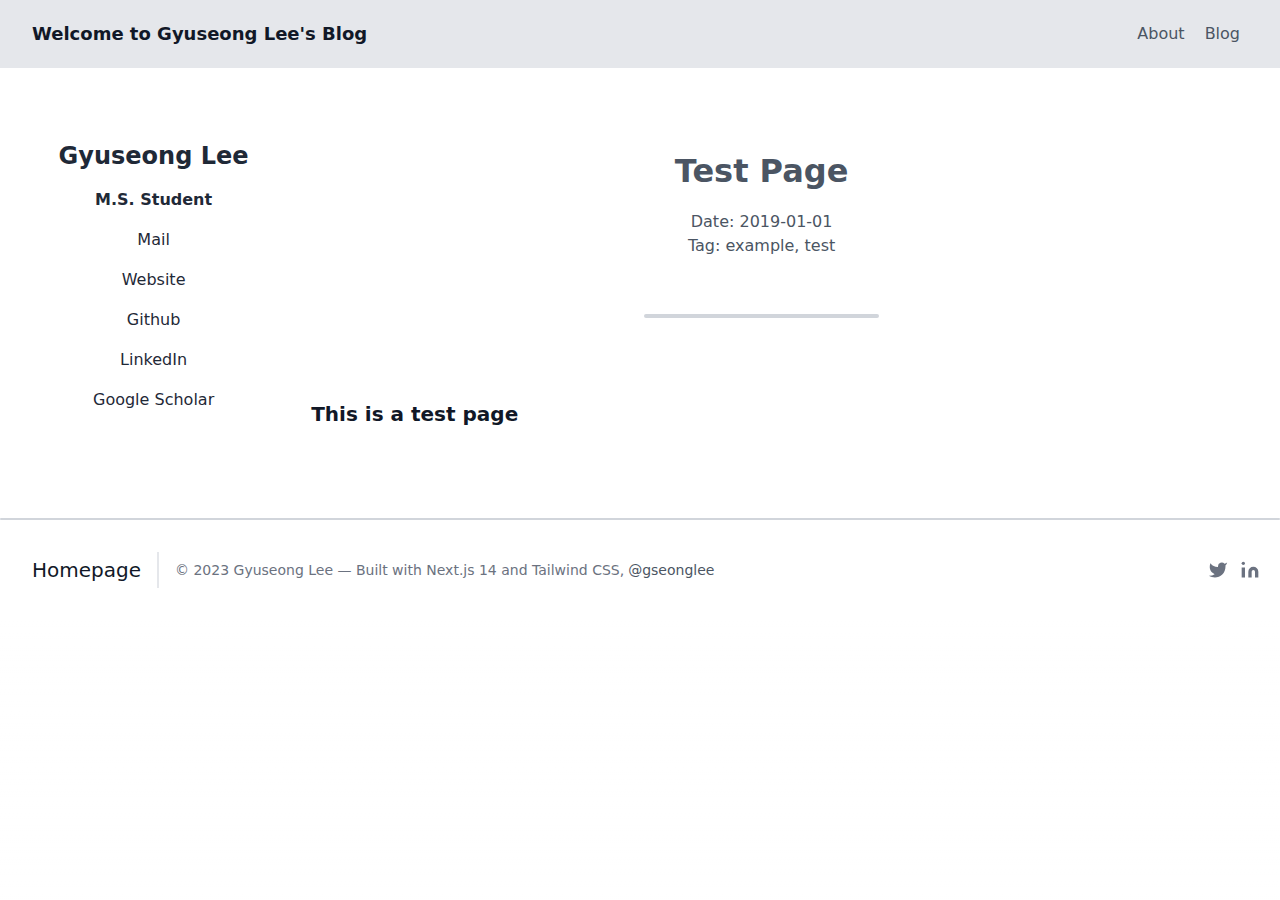
<file: blog/example-page.html>
<!DOCTYPE html><html><head><meta charSet="utf-8"/><meta name="viewport" content="width=device-width, initial-scale=1"/><link rel="stylesheet" href="/_next/static/css/4da8f20a317dafce.css" crossorigin="" data-precedence="next"/><link rel="stylesheet" href="/_next/static/css/5b6964bdff897f88.css" crossorigin="" data-precedence="next"/><link rel="preload" as="script" fetchPriority="low" href="/_next/static/chunks/webpack-6587a8f9789a7ead.js" crossorigin=""/><script src="/_next/static/chunks/fd9d1056-7b52db27cfdaff1f.js" async="" crossorigin=""></script><script src="/_next/static/chunks/472-ad4aeffc89fa9cf3.js" async="" crossorigin=""></script><script src="/_next/static/chunks/main-app-7cccb89e74ac659a.js" async="" crossorigin=""></script><script src="/_next/static/chunks/326-aefa5a896d3dcfbe.js" async=""></script><script src="/_next/static/chunks/app/layout-bccac22cb0a183a4.js" async=""></script><script src="/_next/static/chunks/app/blog/%5Bslug%5D/page-549d91bfc930388c.js" async=""></script><link rel="preload" href="https://www.googletagmanager.com/gtag/js?id=G-BSS2N3JDFL" as="script"/><title>Gyuseong Lee&#x27;s portfolio</title><meta name="description" content="Portfolio of my work"/><link rel="icon" href="/favicon.ico" type="image/x-icon" sizes="16x16"/><title>Gyuseong Lee&#x27;s portfolio</title><meta name="description" content="Portfolio of my work"/><link type="image/png" sizes="16x16" rel="shortcut icon" href="/favicon.png"/><link type="image/png" sizes="16x16" rel="icon" href="/favicon.png"/><link href="https://fonts.googleapis.com/css2?family=Inter:wght@400;500;600;700;800&amp;display=swap" rel="stylesheet"/><script src="/_next/static/chunks/polyfills-c67a75d1b6f99dc8.js" crossorigin="" noModule=""></script></head><body class="font-sans antialiased text-gray-800 dark:text-gray-100"><header class="text-gray-600 bg-gray-200 body-font dark:text-gray-400 dark:bg-neutral-600"><div class="container mx-auto flex flex-wrap p-5 flex-col md:flex-row items-center"><a class="flex title-font font-medium items-center text-gray-900 dark:text-gray-100 mb-4 md:mb-0" href="/"><span class="ml-3 text-lg font-bold">Welcome to <!-- -->Gyuseong Lee<!-- -->&#x27;s Blog</span></a><nav class="md:ml-auto flex flex-wrap items-center text-base justify-center"><a class="mr-5 hover:text-gray-900 dark:text-gray-100" href="/">About</a><a class="mr-5 hover:text-gray-900 dark:text-gray-100" href="/blog">Blog</a></nav></div></header><main class="px-8 py-12"><div class="flex flex-wrap max-w-screen-xl mx-auto"><div class="w-full h-full md:w-1/5 px-4 mb-8 md:mb-0"><div><ul class="mt-6 space-y-4 text-left md:text-center "><li class="font-bold text-2xl">Gyuseong Lee</li><li class="font-bold">M.S. Student</li><li><a href="mailto:jpl358@korea.ac.kr">Mail</a></li><li class="mx-auto"><a class="hover:underline" href="https://github.io/gseonglee">Website</a></li><li class="mx-auto"><a class="hover:underline" href="https://github.com/gseonglee">Github</a></li><li class="mx-auto"><a class="hover:underline" href="https://linkedin.com/in/gseonglee">LinkedIn</a></li><li class="mx-auto"><a class="hover:underline" href="https://scholar.google.com/citations?user=O6B36wwAAAAJ">Google Scholar</a></li></ul></div></div><div class="w-full md:w-4/5 px-4"><div><section class="text-gray-600 dark:text-neutral-200 body-font overflow-hidden"><div class="container px-5 py-4 mx-auto text-center"><h2 class="text-center hover:underline">Test Page</h2><div>Date: <!-- -->2019-01-01</div><div>Tag: <!-- -->example, test</div></div></section><hr class="justify-center w-1/4 h-1 mx-auto my-4 bg-gray-300 border-0 rounded md:my-10 dark:bg-neutral-500"/><section class="text-gray-600 dark:text-neutral-400 body-font overflow-hidden"><div class="container px-5 py-10 mx-auto "><div class="prose dark:prose-invert"><h3>This is a test page</h3></div></div></section></div></div></div></main><hr class="justify-center w-full h-0.5 bg-gray-300 border-0 rounded dark:bg-neutral-500"/><footer class="text-gray-600 dark:text-gray-200 body-font"><div class="container px-5 py-8 mx-auto flex items-center sm:flex-row flex-col"><a class="flex title-font font-medium items-center md:justify-start justify-center text-gray-900 dark:text-neutral-200"><span class="ml-3 text-xl">Homepage</span></a><p class="text-sm text-gray-500 dark:text-neutral-300 sm:ml-4 sm:pl-4 sm:border-l-2 sm:border-gray-200 sm:py-2 sm:mt-0 mt-4">© 2023 Gyuseong Lee — Built with Next.js 14 and Tailwind CSS,<a href="https://github.com/gseonglee/gseonglee.github.io" class="text-gray-600 ml-1" rel="noopener noreferrer" target="_blank">@gseonglee</a></p><span class="inline-flex sm:ml-auto sm:mt-0 mt-4 justify-center sm:justify-start"><a href="https://twitter.com/gseonglee" class="ml-3 text-gray-500 dark:text-neutral-300"><svg fill="currentColor" stroke-linecap="round" stroke-linejoin="round" stroke-width="2" class="w-5 h-5" viewBox="0 0 24 24"><path d="M23 3a10.9 10.9 0 01-3.14 1.53 4.48 4.48 0 00-7.86 3v1A10.66 10.66 0 013 4s-4 9 5 13a11.64 11.64 0 01-7 2c9 5 20 0 20-11.5a4.5 4.5 0 00-.08-.83A7.72 7.72 0 0023 3z"></path></svg></a><a href="https://linkedin.com/in/gseonglee" class="ml-3 text-gray-500 dark:text-neutral-300"><svg fill="currentColor" stroke="currentColor" stroke-linecap="round" stroke-linejoin="round" stroke-width="0" class="w-5 h-5" viewBox="0 0 24 24"><path stroke="none" d="M16 8a6 6 0 016 6v7h-4v-7a2 2 0 00-2-2 2 2 0 00-2 2v7h-4v-7a6 6 0 016-6zM2 9h4v12H2z"></path><circle cx="4" cy="4" r="2" stroke="none"></circle></svg></a></span></div></footer><script src="/_next/static/chunks/webpack-6587a8f9789a7ead.js" crossorigin="" async=""></script><script>(self.__next_f=self.__next_f||[]).push([0]);self.__next_f.push([2,null])</script><script>self.__next_f.push([1,"1:HL[\"/_next/static/css/4da8f20a317dafce.css\",\"style\",{\"crossOrigin\":\"\"}]\n0:\"$L2\"\n"])</script><script>self.__next_f.push([1,"3:HL[\"/_next/static/css/5b6964bdff897f88.css\",\"style\",{\"crossOrigin\":\"\"}]\n"])</script><script>self.__next_f.push([1,"4:I[3728,[],\"\"]\n6:I[9928,[],\"\"]\n7:I[2831,[\"326\",\"static/chunks/326-aefa5a896d3dcfbe.js\",\"185\",\"static/chunks/app/layout-bccac22cb0a183a4.js\"],\"\"]\n8:I[8326,[\"326\",\"static/chunks/326-aefa5a896d3dcfbe.js\",\"308\",\"static/chunks/app/blog/%5Bslug%5D/page-549d91bfc930388c.js\"],\"\"]\n9:I[6954,[],\"\"]\na:I[7264,[],\"\"]\n"])</script><script>self.__next_f.push([1,"2:[[[\"$\",\"link\",\"0\",{\"rel\":\"stylesheet\",\"href\":\"/_next/static/css/4da8f20a317dafce.css\",\"precedence\":\"next\",\"crossOrigin\":\"\"}]],[\"$\",\"$L4\",null,{\"buildId\":\"cDjx99Kbl9LTLq0AbPyNw\",\"assetPrefix\":\"\",\"initialCanonicalUrl\":\"/blog/example-page\",\"initialTree\":[\"\",{\"children\":[\"blog\",{\"children\":[[\"slug\",\"example-page\",\"d\"],{\"children\":[\"__PAGE__?{\\\"slug\\\":\\\"example-page\\\"}\",{}]}]}]},\"$undefined\",\"$undefined\",true],\"initialHead\":[false,\"$L5\"],\"globalErrorComponent\":\"$6\",\"children\":[null,[\"$\",\"html\",null,{\"children\":[[\"$\",\"head\",null,{\"children\":[[\"$\",\"$L7\",null,{\"GA_TRACKING_ID\":\"G-BSS2N3JDFL\"}],[\"$\",\"title\",null,{\"children\":\"Gyuseong Lee's portfolio\"}],[\"$\",\"meta\",null,{\"name\":\"description\",\"content\":\"Portfolio of my work\"}],[\"$\",\"link\",null,{\"type\":\"image/png\",\"sizes\":\"16x16\",\"rel\":\"shortcut icon\",\"href\":\"/favicon.png\"}],[\"$\",\"link\",null,{\"type\":\"image/png\",\"sizes\":\"16x16\",\"rel\":\"icon\",\"href\":\"/favicon.png\"}],[\"$\",\"link\",null,{\"href\":\"https://fonts.googleapis.com/css2?family=Inter:wght@400;500;600;700;800\u0026display=swap\",\"rel\":\"stylesheet\"}]]}],[\"$\",\"body\",null,{\"className\":\"font-sans antialiased text-gray-800 dark:text-gray-100\",\"children\":[[\"$\",\"header\",null,{\"className\":\"text-gray-600 bg-gray-200 body-font dark:text-gray-400 dark:bg-neutral-600\",\"children\":[\"$\",\"div\",null,{\"className\":\"container mx-auto flex flex-wrap p-5 flex-col md:flex-row items-center\",\"children\":[[\"$\",\"$L8\",null,{\"href\":\"/\",\"className\":\"flex title-font font-medium items-center text-gray-900 dark:text-gray-100 mb-4 md:mb-0\",\"children\":[\"$\",\"span\",null,{\"className\":\"ml-3 text-lg font-bold\",\"children\":[\"Welcome to \",\"Gyuseong Lee\",\"'s Blog\"]}]}],[\"$\",\"nav\",null,{\"className\":\"md:ml-auto flex flex-wrap items-center text-base justify-center\",\"children\":[[\"$\",\"$L8\",null,{\"href\":\"/\",\"className\":\"mr-5 hover:text-gray-900 dark:text-gray-100\",\"children\":\"About\"}],[\"$\",\"$L8\",null,{\"href\":\"/blog\",\"className\":\"mr-5 hover:text-gray-900 dark:text-gray-100\",\"children\":\"Blog\"}]]}]]}]}],[\"$\",\"main\",null,{\"className\":\"px-8 py-12\",\"children\":[\"$\",\"div\",null,{\"className\":\"flex flex-wrap max-w-screen-xl mx-auto\",\"children\":[[\"$\",\"div\",null,{\"className\":\"w-full h-full md:w-1/5 px-4 mb-8 md:mb-0\",\"children\":[\"$\",\"div\",null,{\"children\":[\"$\",\"ul\",null,{\"className\":\"mt-6 space-y-4 text-left md:text-center \",\"children\":[[\"$\",\"li\",null,{\"className\":\"font-bold text-2xl\",\"children\":\"Gyuseong Lee\"}],[\"$\",\"li\",null,{\"className\":\"font-bold\",\"children\":\"M.S. Student\"}],[\"$\",\"li\",null,{\"children\":[\"$\",\"a\",null,{\"href\":\"mailto:jpl358@korea.ac.kr\",\"children\":\"Mail\"}]}],[[\"$\",\"li\",\"0\",{\"className\":\"mx-auto\",\"children\":[\"$\",\"$L8\",null,{\"href\":\"https://github.io/gseonglee\",\"className\":\"hover:underline\",\"children\":\"Website\"}]}],[\"$\",\"li\",\"1\",{\"className\":\"mx-auto\",\"children\":[\"$\",\"$L8\",null,{\"href\":\"https://github.com/gseonglee\",\"className\":\"hover:underline\",\"children\":\"Github\"}]}],[\"$\",\"li\",\"2\",{\"className\":\"mx-auto\",\"children\":[\"$\",\"$L8\",null,{\"href\":\"https://linkedin.com/in/gseonglee\",\"className\":\"hover:underline\",\"children\":\"LinkedIn\"}]}],[\"$\",\"li\",\"3\",{\"className\":\"mx-auto\",\"children\":[\"$\",\"$L8\",null,{\"href\":\"https://scholar.google.com/citations?user=O6B36wwAAAAJ\",\"className\":\"hover:underline\",\"children\":\"Google Scholar\"}]}]]]}]}]}],[\"$\",\"div\",null,{\"className\":\"w-full md:w-4/5 px-4\",\"children\":[\"$\",\"$L9\",null,{\"parallelRouterKey\":\"children\",\"segmentPath\":[\"children\"],\"loading\":\"$undefined\",\"loadingStyles\":\"$undefined\",\"loadingScripts\":\"$undefined\",\"hasLoading\":false,\"error\":\"$undefined\",\"errorStyles\":\"$undefined\",\"errorScripts\":\"$undefined\",\"template\":[\"$\",\"$La\",null,{}],\"templateStyles\":\"$undefined\",\"templateScripts\":\"$undefined\",\"notFound\":[[\"$\",\"title\",null,{\"children\":\"404: This page could not be found.\"}],[\"$\",\"div\",null,{\"style\":{\"fontFamily\":\"system-ui,\\\"Segoe UI\\\",Roboto,Helvetica,Arial,sans-serif,\\\"Apple Color Emoji\\\",\\\"Segoe UI Emoji\\\"\",\"height\":\"100vh\",\"textAlign\":\"center\",\"display\":\"flex\",\"flexDirection\":\"column\",\"alignItems\":\"center\",\"justifyContent\":\"center\"},\"children\":[\"$\",\"div\",null,{\"children\":[[\"$\",\"style\",null,{\"dangerouslySetInnerHTML\":{\"__html\":\"body{color:#000;background:#fff;margin:0}.next-error-h1{border-right:1px solid rgba(0,0,0,.3)}@media (prefers-color-scheme:dark){body{color:#fff;background:#000}.next-error-h1{border-right:1px solid rgba(255,255,255,.3)}}\"}}],[\"$\",\"h1\",null,{\"className\":\"next-error-h1\",\"style\":{\"display\":\"inline-block\",\"margin\":\"0 20px 0 0\",\"padding\":\"0 23px 0 0\",\"fontSize\":24,\"fontWeight\":500,\"verticalAlign\":\"top\",\"lineHeight\":\"49px\"},\"children\":\"404\"}],[\"$\",\"div\",null,{\"style\":{\"display\":\"inline-block\"},\"children\":[\"$\",\"h2\",null,{\"style\":{\"fontSize\":14,\"fontWeight\":400,\"lineHeight\":\"49px\",\"margin\":0},\"children\":\"This page could not be found.\"}]}]]}]}]],\"notFoundStyles\":[],\"initialChildNode\":[\"$\",\"$L9\",null,{\"parallelRouterKey\":\"children\",\"segmentPath\":[\"children\",\"blog\",\"children\"],\"loading\":\"$undefined\",\"loadingStyles\":\"$undefined\",\"loadingScripts\":\"$undefined\",\"hasLoading\":false,\"error\":\"$undefined\",\"errorStyles\":\"$undefined\",\"errorScripts\":\"$undefined\",\"template\":[\"$\",\"$La\",null,{}],\"templateStyles\":\"$undefined\",\"templateScripts\":\"$undefined\",\"notFound\":\"$undefined\",\"notFoundStyles\":\"$undefined\",\"initialChildNode\":[\"$\",\"$L9\",null,{\"parallelRouterKey\":\"children\",\"segmentPath\":[\"children\",\"blog\",\"children\",[\"slug\",\"example-page\",\"d\"],\"children\"],\"loading\":\"$undefined\",\"loadingStyles\":\"$undefined\",\"loadingScripts\":\"$undefined\",\"hasLoading\":false,\"error\":\"$undefined\",\"errorStyles\":\"$undefined\",\"errorScripts\":\"$undefined\",\"template\":[\"$\",\"$La\",null,{}],\"templateStyles\":\"$undefined\",\"templateScripts\":\"$undefined\",\"notFound\":\"$undefined\",\"notFoundStyles\":\"$undefined\",\"initialChildNode\":[\"$Lb\",\"$Lc\",null],\"childPropSegment\":\"__PAGE__?{\\\"slug\\\":\\\"example-page\\\"}\",\"styles\":[[\"$\",\"link\",\"0\",{\"rel\":\"stylesheet\",\"href\":\"/_next/static/css/5b6964bdff897f88.css\",\"precedence\":\"next\",\"crossOrigin\":\"\"}]]}],\"childPropSegment\":[\"slug\",\"example-page\",\"d\"],\"styles\":null}],\"childPropSegment\":\"blog\",\"styles\":null}]}]]}]}],[\"$\",\"hr\",null,{\"className\":\"justify-center w-full h-0.5 bg-gray-300 border-0 rounded dark:bg-neutral-500\"}],[\"$\",\"footer\",null,{\"className\":\"text-gray-600 dark:text-gray-200 body-font\",\"children\":[\"$\",\"div\",null,{\"className\":\"container px-5 py-8 mx-auto flex items-center sm:flex-row flex-col\",\"children\":[[\"$\",\"a\",null,{\"className\":\"flex title-font font-medium items-center md:justify-start justify-center text-gray-900 dark:text-neutral-200\",\"children\":[\"$\",\"span\",null,{\"className\":\"ml-3 text-xl\",\"children\":\"Homepage\"}]}],[\"$\",\"p\",null,{\"className\":\"text-sm text-gray-500 dark:text-neutral-300 sm:ml-4 sm:pl-4 sm:border-l-2 sm:border-gray-200 sm:py-2 sm:mt-0 mt-4\",\"children\":[\"© 2023 Gyuseong Lee — Built with Next.js 14 and Tailwind CSS,\",[\"$\",\"a\",null,{\"href\":\"https://github.com/gseonglee/gseonglee.github.io\",\"className\":\"text-gray-600 ml-1\",\"rel\":\"noopener noreferrer\",\"target\":\"_blank\",\"children\":\"@gseonglee\"}]]}],[\"$\",\"span\",null,{\"className\":\"inline-flex sm:ml-auto sm:mt-0 mt-4 justify-center sm:justify-start\",\"children\":[[\"$\",\"a\",null,{\"href\":\"https://twitter.com/gseonglee\",\"className\":\"ml-3 text-gray-500 dark:text-neutral-300\",\"children\":[\"$\",\"svg\",null,{\"fill\":\"currentColor\",\"strokeLinecap\":\"round\",\"strokeLinejoin\":\"round\",\"strokeWidth\":\"2\",\"className\":\"w-5 h-5\",\"viewBox\":\"0 0 24 24\",\"children\":[\"$\",\"path\",null,{\"d\":\"M23 3a10.9 10.9 0 01-3.14 1.53 4.48 4.48 0 00-7.86 3v1A10.66 10.66 0 013 4s-4 9 5 13a11.64 11.64 0 01-7 2c9 5 20 0 20-11.5a4.5 4.5 0 00-.08-.83A7.72 7.72 0 0023 3z\"}]}]}],[\"$\",\"a\",null,{\"href\":\"https://linkedin.com/in/gseonglee\",\"className\":\"ml-3 text-gray-500 dark:text-neutral-300\",\"children\":[\"$\",\"svg\",null,{\"fill\":\"currentColor\",\"stroke\":\"currentColor\",\"strokeLinecap\":\"round\",\"strokeLinejoin\":\"round\",\"strokeWidth\":\"0\",\"className\":\"w-5 h-5\",\"viewBox\":\"0 0 24 24\",\"children\":[[\"$\",\"path\",null,{\"stroke\":\"none\",\"d\":\"M16 8a6 6 0 016 6v7h-4v-7a2 2 0 00-2-2 2 2 0 00-2 2v7h-4v-7a6 6 0 016-6zM2 9h4v12H2z\"}],[\"$\",\"circle\",null,{\"cx\":\"4\",\"cy\":\"4\",\"r\":\"2\",\"stroke\":\"none\"}]]}]}]]}]]}]}]]}]]}],null]}]]\n"])</script><script>self.__next_f.push([1,"c:[\"$\",\"div\",null,{\"children\":[[\"$\",\"section\",null,{\"className\":\"text-gray-600 dark:text-neutral-200 body-font overflow-hidden\",\"children\":[\"$\",\"div\",null,{\"className\":\"container px-5 py-4 mx-auto text-center\",\"children\":[[\"$\",\"h2\",null,{\"className\":\"text-center hover:underline\",\"children\":\"Test Page\"}],[\"$\",\"div\",null,{\"children\":[\"Date: \",\"2019-01-01\"]}],[\"$\",\"div\",null,{\"children\":[\"Tag: \",\"example, test\"]}]]}]}],[\"$\",\"hr\",null,{\"className\":\"justify-center w-1/4 h-1 mx-auto my-4 bg-gray-300 border-0 rounded md:my-10 dark:bg-neutral-500\"}],[\"$\",\"section\",null,{\"className\":\"text-gray-600 dark:text-neutral-400 body-font overflow-hidden\",\"children\":[\"$\",\"div\",null,{\"className\":\"container px-5 py-10 mx-auto \",\"children\":[\"$\",\"div\",null,{\"className\":\"prose dark:prose-invert\",\"children\":[\"$\",\"h3\",\"h3-0\",{\"children\":\"This is a test page\"}]}]}]}]]}]\n"])</script><script>self.__next_f.push([1,"5:[[\"$\",\"meta\",\"0\",{\"name\":\"viewport\",\"content\":\"width=device-width, initial-scale=1\"}],[\"$\",\"meta\",\"1\",{\"charSet\":\"utf-8\"}],[\"$\",\"title\",\"2\",{\"children\":\"Gyuseong Lee's portfolio\"}],[\"$\",\"meta\",\"3\",{\"name\":\"description\",\"content\":\"Portfolio of my work\"}],[\"$\",\"link\",\"4\",{\"rel\":\"icon\",\"href\":\"/favicon.ico\",\"type\":\"image/x-icon\",\"sizes\":\"16x16\"}]]\nb:null\n"])</script><script>self.__next_f.push([1,""])</script></body></html>
</file>
<file: _next/static/css/5b6964bdff897f88.css>
@font-face{font-family:KaTeX_AMS;font-style:normal;font-weight:400;src:url(/_next/static/media/KaTeX_AMS-Regular.a79f1c31.woff2) format("woff2"),url(/_next/static/media/KaTeX_AMS-Regular.1608a09b.woff) format("woff"),url(/_next/static/media/KaTeX_AMS-Regular.4aafdb68.ttf) format("truetype")}@font-face{font-family:KaTeX_Caligraphic;font-style:normal;font-weight:700;src:url(/_next/static/media/KaTeX_Caligraphic-Bold.ec17d132.woff2) format("woff2"),url(/_next/static/media/KaTeX_Caligraphic-Bold.b6770918.woff) format("woff"),url(/_next/static/media/KaTeX_Caligraphic-Bold.cce5b8ec.ttf) format("truetype")}@font-face{font-family:KaTeX_Caligraphic;font-style:normal;font-weight:400;src:url(/_next/static/media/KaTeX_Caligraphic-Regular.55fac258.woff2) format("woff2"),url(/_next/static/media/KaTeX_Caligraphic-Regular.dad44a7f.woff) format("woff"),url(/_next/static/media/KaTeX_Caligraphic-Regular.07ef19e7.ttf) format("truetype")}@font-face{font-family:KaTeX_Fraktur;font-style:normal;font-weight:700;src:url(/_next/static/media/KaTeX_Fraktur-Bold.d42a5579.woff2) format("woff2"),url(/_next/static/media/KaTeX_Fraktur-Bold.9f256b85.woff) format("woff"),url(/_next/static/media/KaTeX_Fraktur-Bold.b18f59e1.ttf) format("truetype")}@font-face{font-family:KaTeX_Fraktur;font-style:normal;font-weight:400;src:url(/_next/static/media/KaTeX_Fraktur-Regular.d3c882a6.woff2) format("woff2"),url(/_next/static/media/KaTeX_Fraktur-Regular.7c187121.woff) format("woff"),url(/_next/static/media/KaTeX_Fraktur-Regular.ed38e79f.ttf) format("truetype")}@font-face{font-family:KaTeX_Main;font-style:normal;font-weight:700;src:url(/_next/static/media/KaTeX_Main-Bold.c3fb5ac2.woff2) format("woff2"),url(/_next/static/media/KaTeX_Main-Bold.d181c465.woff) format("woff"),url(/_next/static/media/KaTeX_Main-Bold.b74a1a8b.ttf) format("truetype")}@font-face{font-family:KaTeX_Main;font-style:italic;font-weight:700;src:url(/_next/static/media/KaTeX_Main-BoldItalic.6f2bb1df.woff2) format("woff2"),url(/_next/static/media/KaTeX_Main-BoldItalic.e3f82f9d.woff) format("woff"),url(/_next/static/media/KaTeX_Main-BoldItalic.70d8b0a5.ttf) format("truetype")}@font-face{font-family:KaTeX_Main;font-style:italic;font-weight:400;src:url(/_next/static/media/KaTeX_Main-Italic.8916142b.woff2) format("woff2"),url(/_next/static/media/KaTeX_Main-Italic.9024d815.woff) format("woff"),url(/_next/static/media/KaTeX_Main-Italic.47373d1e.ttf) format("truetype")}@font-face{font-family:KaTeX_Main;font-style:normal;font-weight:400;src:url(/_next/static/media/KaTeX_Main-Regular.0462f03b.woff2) format("woff2"),url(/_next/static/media/KaTeX_Main-Regular.7f51fe03.woff) format("woff"),url(/_next/static/media/KaTeX_Main-Regular.b7f8fe9b.ttf) format("truetype")}@font-face{font-family:KaTeX_Math;font-style:italic;font-weight:700;src:url(/_next/static/media/KaTeX_Math-BoldItalic.572d331f.woff2) format("woff2"),url(/_next/static/media/KaTeX_Math-BoldItalic.f1035d8d.woff) format("woff"),url(/_next/static/media/KaTeX_Math-BoldItalic.a879cf83.ttf) format("truetype")}@font-face{font-family:KaTeX_Math;font-style:italic;font-weight:400;src:url(/_next/static/media/KaTeX_Math-Italic.f28c23ac.woff2) format("woff2"),url(/_next/static/media/KaTeX_Math-Italic.5295ba48.woff) format("woff"),url(/_next/static/media/KaTeX_Math-Italic.939bc644.ttf) format("truetype")}@font-face{font-family:"KaTeX_SansSerif";font-style:normal;font-weight:700;src:url(/_next/static/media/KaTeX_SansSerif-Bold.8c5b5494.woff2) format("woff2"),url(/_next/static/media/KaTeX_SansSerif-Bold.bf59d231.woff) format("woff"),url(/_next/static/media/KaTeX_SansSerif-Bold.94e1e8dc.ttf) format("truetype")}@font-face{font-family:"KaTeX_SansSerif";font-style:italic;font-weight:400;src:url(/_next/static/media/KaTeX_SansSerif-Italic.3b1e59b3.woff2) format("woff2"),url(/_next/static/media/KaTeX_SansSerif-Italic.7c9bc82b.woff) format("woff"),url(/_next/static/media/KaTeX_SansSerif-Italic.b4c20c84.ttf) format("truetype")}@font-face{font-family:"KaTeX_SansSerif";font-style:normal;font-weight:400;src:url(/_next/static/media/KaTeX_SansSerif-Regular.ba21ed5f.woff2) format("woff2"),url(/_next/static/media/KaTeX_SansSerif-Regular.74048478.woff) format("woff"),url(/_next/static/media/KaTeX_SansSerif-Regular.d4d7ba48.ttf) format("truetype")}@font-face{font-family:KaTeX_Script;font-style:normal;font-weight:400;src:url(/_next/static/media/KaTeX_Script-Regular.03e9641d.woff2) format("woff2"),url(/_next/static/media/KaTeX_Script-Regular.07505710.woff) format("woff"),url(/_next/static/media/KaTeX_Script-Regular.fe9cbbe1.ttf) format("truetype")}@font-face{font-family:KaTeX_Size1;font-style:normal;font-weight:400;src:url(/_next/static/media/KaTeX_Size1-Regular.eae34984.woff2) format("woff2"),url(/_next/static/media/KaTeX_Size1-Regular.e1e279cb.woff) format("woff"),url(/_next/static/media/KaTeX_Size1-Regular.fabc004a.ttf) format("truetype")}@font-face{font-family:KaTeX_Size2;font-style:normal;font-weight:400;src:url(/_next/static/media/KaTeX_Size2-Regular.5916a24f.woff2) format("woff2"),url(/_next/static/media/KaTeX_Size2-Regular.57727022.woff) format("woff"),url(/_next/static/media/KaTeX_Size2-Regular.d6b476ec.ttf) format("truetype")}@font-face{font-family:KaTeX_Size3;font-style:normal;font-weight:400;src:url(/_next/static/media/KaTeX_Size3-Regular.b4230e7e.woff2) format("woff2"),url(/_next/static/media/KaTeX_Size3-Regular.9acaf01c.woff) format("woff"),url(/_next/static/media/KaTeX_Size3-Regular.a144ef58.ttf) format("truetype")}@font-face{font-family:KaTeX_Size4;font-style:normal;font-weight:400;src:url(/_next/static/media/KaTeX_Size4-Regular.10d95fd3.woff2) format("woff2"),url(/_next/static/media/KaTeX_Size4-Regular.7a996c9d.woff) format("woff"),url(/_next/static/media/KaTeX_Size4-Regular.fbccdabe.ttf) format("truetype")}@font-face{font-family:KaTeX_Typewriter;font-style:normal;font-weight:400;src:url(/_next/static/media/KaTeX_Typewriter-Regular.a8709e36.woff2) format("woff2"),url(/_next/static/media/KaTeX_Typewriter-Regular.6258592b.woff) format("woff"),url(/_next/static/media/KaTeX_Typewriter-Regular.d97aaf4a.ttf) format("truetype")}.katex{text-rendering:auto;font:normal 1.21em KaTeX_Main,Times New Roman,serif;line-height:1.2;text-indent:0}.katex *{-ms-high-contrast-adjust:none!important;border-color:currentColor}.katex .katex-version:after{content:"0.16.9"}.katex .katex-mathml{clip:rect(1px,1px,1px,1px);border:0;height:1px;overflow:hidden;padding:0;position:absolute;width:1px}.katex .katex-html>.newline{display:block}.katex .base{position:relative;white-space:nowrap;width:-moz-min-content;width:min-content}.katex .base,.katex .strut{display:inline-block}.katex .textbf{font-weight:700}.katex .textit{font-style:italic}.katex .textrm{font-family:KaTeX_Main}.katex .textsf{font-family:KaTeX_SansSerif}.katex .texttt{font-family:KaTeX_Typewriter}.katex .mathnormal{font-family:KaTeX_Math;font-style:italic}.katex .mathit{font-family:KaTeX_Main;font-style:italic}.katex .mathrm{font-style:normal}.katex .mathbf{font-family:KaTeX_Main;font-weight:700}.katex .boldsymbol{font-family:KaTeX_Math;font-style:italic;font-weight:700}.katex .amsrm,.katex .mathbb,.katex .textbb{font-family:KaTeX_AMS}.katex .mathcal{font-family:KaTeX_Caligraphic}.katex .mathfrak,.katex .textfrak{font-family:KaTeX_Fraktur}.katex .mathboldfrak,.katex .textboldfrak{font-family:KaTeX_Fraktur;font-weight:700}.katex .mathtt{font-family:KaTeX_Typewriter}.katex .mathscr,.katex .textscr{font-family:KaTeX_Script}.katex .mathsf,.katex .textsf{font-family:KaTeX_SansSerif}.katex .mathboldsf,.katex .textboldsf{font-family:KaTeX_SansSerif;font-weight:700}.katex .mathitsf,.katex .textitsf{font-family:KaTeX_SansSerif;font-style:italic}.katex .mainrm{font-family:KaTeX_Main;font-style:normal}.katex .vlist-t{border-collapse:collapse;display:inline-table;table-layout:fixed}.katex .vlist-r{display:table-row}.katex .vlist{display:table-cell;position:relative;vertical-align:bottom}.katex .vlist>span{display:block;height:0;position:relative}.katex .vlist>span>span{display:inline-block}.katex .vlist>span>.pstrut{overflow:hidden;width:0}.katex .vlist-t2{margin-right:-2px}.katex .vlist-s{display:table-cell;font-size:1px;min-width:2px;vertical-align:bottom;width:2px}.katex .vbox{align-items:baseline;display:inline-flex;flex-direction:column}.katex .hbox{width:100%}.katex .hbox,.katex .thinbox{display:inline-flex;flex-direction:row}.katex .thinbox{max-width:0;width:0}.katex .msupsub{text-align:left}.katex .mfrac>span>span{text-align:center}.katex .mfrac .frac-line{border-bottom-style:solid;display:inline-block;width:100%}.katex .hdashline,.katex .hline,.katex .mfrac .frac-line,.katex .overline .overline-line,.katex .rule,.katex .underline .underline-line{min-height:1px}.katex .mspace{display:inline-block}.katex .clap,.katex .llap,.katex .rlap{position:relative;width:0}.katex .clap>.inner,.katex .llap>.inner,.katex .rlap>.inner{position:absolute}.katex .clap>.fix,.katex .llap>.fix,.katex .rlap>.fix{display:inline-block}.katex .llap>.inner{right:0}.katex .clap>.inner,.katex .rlap>.inner{left:0}.katex .clap>.inner>span{margin-left:-50%;margin-right:50%}.katex .rule{border:0 solid;display:inline-block;position:relative}.katex .hline,.katex .overline .overline-line,.katex .underline .underline-line{border-bottom-style:solid;display:inline-block;width:100%}.katex .hdashline{border-bottom-style:dashed;display:inline-block;width:100%}.katex .sqrt>.root{margin-left:.27777778em;margin-right:-.55555556em}.katex .fontsize-ensurer.reset-size1.size1,.katex .sizing.reset-size1.size1{font-size:1em}.katex .fontsize-ensurer.reset-size1.size2,.katex .sizing.reset-size1.size2{font-size:1.2em}.katex .fontsize-ensurer.reset-size1.size3,.katex .sizing.reset-size1.size3{font-size:1.4em}.katex .fontsize-ensurer.reset-size1.size4,.katex .sizing.reset-size1.size4{font-size:1.6em}.katex .fontsize-ensurer.reset-size1.size5,.katex .sizing.reset-size1.size5{font-size:1.8em}.katex .fontsize-ensurer.reset-size1.size6,.katex .sizing.reset-size1.size6{font-size:2em}.katex .fontsize-ensurer.reset-size1.size7,.katex .sizing.reset-size1.size7{font-size:2.4em}.katex .fontsize-ensurer.reset-size1.size8,.katex .sizing.reset-size1.size8{font-size:2.88em}.katex .fontsize-ensurer.reset-size1.size9,.katex .sizing.reset-size1.size9{font-size:3.456em}.katex .fontsize-ensurer.reset-size1.size10,.katex .sizing.reset-size1.size10{font-size:4.148em}.katex .fontsize-ensurer.reset-size1.size11,.katex .sizing.reset-size1.size11{font-size:4.976em}.katex .fontsize-ensurer.reset-size2.size1,.katex .sizing.reset-size2.size1{font-size:.83333333em}.katex .fontsize-ensurer.reset-size2.size2,.katex .sizing.reset-size2.size2{font-size:1em}.katex .fontsize-ensurer.reset-size2.size3,.katex .sizing.reset-size2.size3{font-size:1.16666667em}.katex .fontsize-ensurer.reset-size2.size4,.katex .sizing.reset-size2.size4{font-size:1.33333333em}.katex .fontsize-ensurer.reset-size2.size5,.katex .sizing.reset-size2.size5{font-size:1.5em}.katex .fontsize-ensurer.reset-size2.size6,.katex .sizing.reset-size2.size6{font-size:1.66666667em}.katex .fontsize-ensurer.reset-size2.size7,.katex .sizing.reset-size2.size7{font-size:2em}.katex .fontsize-ensurer.reset-size2.size8,.katex .sizing.reset-size2.size8{font-size:2.4em}.katex .fontsize-ensurer.reset-size2.size9,.katex .sizing.reset-size2.size9{font-size:2.88em}.katex .fontsize-ensurer.reset-size2.size10,.katex .sizing.reset-size2.size10{font-size:3.45666667em}.katex .fontsize-ensurer.reset-size2.size11,.katex .sizing.reset-size2.size11{font-size:4.14666667em}.katex .fontsize-ensurer.reset-size3.size1,.katex .sizing.reset-size3.size1{font-size:.71428571em}.katex .fontsize-ensurer.reset-size3.size2,.katex .sizing.reset-size3.size2{font-size:.85714286em}.katex .fontsize-ensurer.reset-size3.size3,.katex .sizing.reset-size3.size3{font-size:1em}.katex .fontsize-ensurer.reset-size3.size4,.katex .sizing.reset-size3.size4{font-size:1.14285714em}.katex .fontsize-ensurer.reset-size3.size5,.katex .sizing.reset-size3.size5{font-size:1.28571429em}.katex .fontsize-ensurer.reset-size3.size6,.katex .sizing.reset-size3.size6{font-size:1.42857143em}.katex .fontsize-ensurer.reset-size3.size7,.katex .sizing.reset-size3.size7{font-size:1.71428571em}.katex .fontsize-ensurer.reset-size3.size8,.katex .sizing.reset-size3.size8{font-size:2.05714286em}.katex .fontsize-ensurer.reset-size3.size9,.katex .sizing.reset-size3.size9{font-size:2.46857143em}.katex .fontsize-ensurer.reset-size3.size10,.katex .sizing.reset-size3.size10{font-size:2.96285714em}.katex .fontsize-ensurer.reset-size3.size11,.katex .sizing.reset-size3.size11{font-size:3.55428571em}.katex .fontsize-ensurer.reset-size4.size1,.katex .sizing.reset-size4.size1{font-size:.625em}.katex .fontsize-ensurer.reset-size4.size2,.katex .sizing.reset-size4.size2{font-size:.75em}.katex .fontsize-ensurer.reset-size4.size3,.katex .sizing.reset-size4.size3{font-size:.875em}.katex .fontsize-ensurer.reset-size4.size4,.katex .sizing.reset-size4.size4{font-size:1em}.katex .fontsize-ensurer.reset-size4.size5,.katex .sizing.reset-size4.size5{font-size:1.125em}.katex .fontsize-ensurer.reset-size4.size6,.katex .sizing.reset-size4.size6{font-size:1.25em}.katex .fontsize-ensurer.reset-size4.size7,.katex .sizing.reset-size4.size7{font-size:1.5em}.katex .fontsize-ensurer.reset-size4.size8,.katex .sizing.reset-size4.size8{font-size:1.8em}.katex .fontsize-ensurer.reset-size4.size9,.katex .sizing.reset-size4.size9{font-size:2.16em}.katex .fontsize-ensurer.reset-size4.size10,.katex .sizing.reset-size4.size10{font-size:2.5925em}.katex .fontsize-ensurer.reset-size4.size11,.katex .sizing.reset-size4.size11{font-size:3.11em}.katex .fontsize-ensurer.reset-size5.size1,.katex .sizing.reset-size5.size1{font-size:.55555556em}.katex .fontsize-ensurer.reset-size5.size2,.katex .sizing.reset-size5.size2{font-size:.66666667em}.katex .fontsize-ensurer.reset-size5.size3,.katex .sizing.reset-size5.size3{font-size:.77777778em}.katex .fontsize-ensurer.reset-size5.size4,.katex .sizing.reset-size5.size4{font-size:.88888889em}.katex .fontsize-ensurer.reset-size5.size5,.katex .sizing.reset-size5.size5{font-size:1em}.katex .fontsize-ensurer.reset-size5.size6,.katex .sizing.reset-size5.size6{font-size:1.11111111em}.katex .fontsize-ensurer.reset-size5.size7,.katex .sizing.reset-size5.size7{font-size:1.33333333em}.katex .fontsize-ensurer.reset-size5.size8,.katex .sizing.reset-size5.size8{font-size:1.6em}.katex .fontsize-ensurer.reset-size5.size9,.katex .sizing.reset-size5.size9{font-size:1.92em}.katex .fontsize-ensurer.reset-size5.size10,.katex .sizing.reset-size5.size10{font-size:2.30444444em}.katex .fontsize-ensurer.reset-size5.size11,.katex .sizing.reset-size5.size11{font-size:2.76444444em}.katex .fontsize-ensurer.reset-size6.size1,.katex .sizing.reset-size6.size1{font-size:.5em}.katex .fontsize-ensurer.reset-size6.size2,.katex .sizing.reset-size6.size2{font-size:.6em}.katex .fontsize-ensurer.reset-size6.size3,.katex .sizing.reset-size6.size3{font-size:.7em}.katex .fontsize-ensurer.reset-size6.size4,.katex .sizing.reset-size6.size4{font-size:.8em}.katex .fontsize-ensurer.reset-size6.size5,.katex .sizing.reset-size6.size5{font-size:.9em}.katex .fontsize-ensurer.reset-size6.size6,.katex .sizing.reset-size6.size6{font-size:1em}.katex .fontsize-ensurer.reset-size6.size7,.katex .sizing.reset-size6.size7{font-size:1.2em}.katex .fontsize-ensurer.reset-size6.size8,.katex .sizing.reset-size6.size8{font-size:1.44em}.katex .fontsize-ensurer.reset-size6.size9,.katex .sizing.reset-size6.size9{font-size:1.728em}.katex .fontsize-ensurer.reset-size6.size10,.katex .sizing.reset-size6.size10{font-size:2.074em}.katex .fontsize-ensurer.reset-size6.size11,.katex .sizing.reset-size6.size11{font-size:2.488em}.katex .fontsize-ensurer.reset-size7.size1,.katex .sizing.reset-size7.size1{font-size:.41666667em}.katex .fontsize-ensurer.reset-size7.size2,.katex .sizing.reset-size7.size2{font-size:.5em}.katex .fontsize-ensurer.reset-size7.size3,.katex .sizing.reset-size7.size3{font-size:.58333333em}.katex .fontsize-ensurer.reset-size7.size4,.katex .sizing.reset-size7.size4{font-size:.66666667em}.katex .fontsize-ensurer.reset-size7.size5,.katex .sizing.reset-size7.size5{font-size:.75em}.katex .fontsize-ensurer.reset-size7.size6,.katex .sizing.reset-size7.size6{font-size:.83333333em}.katex .fontsize-ensurer.reset-size7.size7,.katex .sizing.reset-size7.size7{font-size:1em}.katex .fontsize-ensurer.reset-size7.size8,.katex .sizing.reset-size7.size8{font-size:1.2em}.katex .fontsize-ensurer.reset-size7.size9,.katex .sizing.reset-size7.size9{font-size:1.44em}.katex .fontsize-ensurer.reset-size7.size10,.katex .sizing.reset-size7.size10{font-size:1.72833333em}.katex .fontsize-ensurer.reset-size7.size11,.katex .sizing.reset-size7.size11{font-size:2.07333333em}.katex .fontsize-ensurer.reset-size8.size1,.katex .sizing.reset-size8.size1{font-size:.34722222em}.katex .fontsize-ensurer.reset-size8.size2,.katex .sizing.reset-size8.size2{font-size:.41666667em}.katex .fontsize-ensurer.reset-size8.size3,.katex .sizing.reset-size8.size3{font-size:.48611111em}.katex .fontsize-ensurer.reset-size8.size4,.katex .sizing.reset-size8.size4{font-size:.55555556em}.katex .fontsize-ensurer.reset-size8.size5,.katex .sizing.reset-size8.size5{font-size:.625em}.katex .fontsize-ensurer.reset-size8.size6,.katex .sizing.reset-size8.size6{font-size:.69444444em}.katex .fontsize-ensurer.reset-size8.size7,.katex .sizing.reset-size8.size7{font-size:.83333333em}.katex .fontsize-ensurer.reset-size8.size8,.katex .sizing.reset-size8.size8{font-size:1em}.katex .fontsize-ensurer.reset-size8.size9,.katex .sizing.reset-size8.size9{font-size:1.2em}.katex .fontsize-ensurer.reset-size8.size10,.katex .sizing.reset-size8.size10{font-size:1.44027778em}.katex .fontsize-ensurer.reset-size8.size11,.katex .sizing.reset-size8.size11{font-size:1.72777778em}.katex .fontsize-ensurer.reset-size9.size1,.katex .sizing.reset-size9.size1{font-size:.28935185em}.katex .fontsize-ensurer.reset-size9.size2,.katex .sizing.reset-size9.size2{font-size:.34722222em}.katex .fontsize-ensurer.reset-size9.size3,.katex .sizing.reset-size9.size3{font-size:.40509259em}.katex .fontsize-ensurer.reset-size9.size4,.katex .sizing.reset-size9.size4{font-size:.46296296em}.katex .fontsize-ensurer.reset-size9.size5,.katex .sizing.reset-size9.size5{font-size:.52083333em}.katex .fontsize-ensurer.reset-size9.size6,.katex .sizing.reset-size9.size6{font-size:.5787037em}.katex .fontsize-ensurer.reset-size9.size7,.katex .sizing.reset-size9.size7{font-size:.69444444em}.katex .fontsize-ensurer.reset-size9.size8,.katex .sizing.reset-size9.size8{font-size:.83333333em}.katex .fontsize-ensurer.reset-size9.size9,.katex .sizing.reset-size9.size9{font-size:1em}.katex .fontsize-ensurer.reset-size9.size10,.katex .sizing.reset-size9.size10{font-size:1.20023148em}.katex .fontsize-ensurer.reset-size9.size11,.katex .sizing.reset-size9.size11{font-size:1.43981481em}.katex .fontsize-ensurer.reset-size10.size1,.katex .sizing.reset-size10.size1{font-size:.24108004em}.katex .fontsize-ensurer.reset-size10.size2,.katex .sizing.reset-size10.size2{font-size:.28929605em}.katex .fontsize-ensurer.reset-size10.size3,.katex .sizing.reset-size10.size3{font-size:.33751205em}.katex .fontsize-ensurer.reset-size10.size4,.katex .sizing.reset-size10.size4{font-size:.38572806em}.katex .fontsize-ensurer.reset-size10.size5,.katex .sizing.reset-size10.size5{font-size:.43394407em}.katex .fontsize-ensurer.reset-size10.size6,.katex .sizing.reset-size10.size6{font-size:.48216008em}.katex .fontsize-ensurer.reset-size10.size7,.katex .sizing.reset-size10.size7{font-size:.57859209em}.katex .fontsize-ensurer.reset-size10.size8,.katex .sizing.reset-size10.size8{font-size:.69431051em}.katex .fontsize-ensurer.reset-size10.size9,.katex .sizing.reset-size10.size9{font-size:.83317261em}.katex .fontsize-ensurer.reset-size10.size10,.katex .sizing.reset-size10.size10{font-size:1em}.katex .fontsize-ensurer.reset-size10.size11,.katex .sizing.reset-size10.size11{font-size:1.19961427em}.katex .fontsize-ensurer.reset-size11.size1,.katex .sizing.reset-size11.size1{font-size:.20096463em}.katex .fontsize-ensurer.reset-size11.size2,.katex .sizing.reset-size11.size2{font-size:.24115756em}.katex .fontsize-ensurer.reset-size11.size3,.katex .sizing.reset-size11.size3{font-size:.28135048em}.katex .fontsize-ensurer.reset-size11.size4,.katex .sizing.reset-size11.size4{font-size:.32154341em}.katex .fontsize-ensurer.reset-size11.size5,.katex .sizing.reset-size11.size5{font-size:.36173633em}.katex .fontsize-ensurer.reset-size11.size6,.katex .sizing.reset-size11.size6{font-size:.40192926em}.katex .fontsize-ensurer.reset-size11.size7,.katex .sizing.reset-size11.size7{font-size:.48231511em}.katex .fontsize-ensurer.reset-size11.size8,.katex .sizing.reset-size11.size8{font-size:.57877814em}.katex .fontsize-ensurer.reset-size11.size9,.katex .sizing.reset-size11.size9{font-size:.69453376em}.katex .fontsize-ensurer.reset-size11.size10,.katex .sizing.reset-size11.size10{font-size:.83360129em}.katex .fontsize-ensurer.reset-size11.size11,.katex .sizing.reset-size11.size11{font-size:1em}.katex .delimsizing.size1{font-family:KaTeX_Size1}.katex .delimsizing.size2{font-family:KaTeX_Size2}.katex .delimsizing.size3{font-family:KaTeX_Size3}.katex .delimsizing.size4{font-family:KaTeX_Size4}.katex .delimsizing.mult .delim-size1>span{font-family:KaTeX_Size1}.katex .delimsizing.mult .delim-size4>span{font-family:KaTeX_Size4}.katex .nulldelimiter{display:inline-block;width:.12em}.katex .delimcenter,.katex .op-symbol{position:relative}.katex .op-symbol.small-op{font-family:KaTeX_Size1}.katex .op-symbol.large-op{font-family:KaTeX_Size2}.katex .accent>.vlist-t,.katex .op-limits>.vlist-t{text-align:center}.katex .accent .accent-body{position:relative}.katex .accent .accent-body:not(.accent-full){width:0}.katex .overlay{display:block}.katex .mtable .vertical-separator{display:inline-block;min-width:1px}.katex .mtable .arraycolsep{display:inline-block}.katex .mtable .col-align-c>.vlist-t{text-align:center}.katex .mtable .col-align-l>.vlist-t{text-align:left}.katex .mtable .col-align-r>.vlist-t{text-align:right}.katex .svg-align{text-align:left}.katex svg{fill:currentColor;stroke:currentColor;fill-rule:nonzero;fill-opacity:1;stroke-width:1;stroke-linecap:butt;stroke-linejoin:miter;stroke-miterlimit:4;stroke-dasharray:none;stroke-dashoffset:0;stroke-opacity:1;display:block;height:inherit;position:absolute;width:100%}.katex svg path{stroke:none}.katex img{border-style:none;max-height:none;max-width:none;min-height:0;min-width:0}.katex .stretchy{display:block;overflow:hidden;position:relative;width:100%}.katex .stretchy:after,.katex .stretchy:before{content:""}.katex .hide-tail{overflow:hidden;position:relative;width:100%}.katex .halfarrow-left{left:0;overflow:hidden;position:absolute;width:50.2%}.katex .halfarrow-right{overflow:hidden;position:absolute;right:0;width:50.2%}.katex .brace-left{left:0;overflow:hidden;position:absolute;width:25.1%}.katex .brace-center{left:25%;overflow:hidden;position:absolute;width:50%}.katex .brace-right{overflow:hidden;position:absolute;right:0;width:25.1%}.katex .x-arrow-pad{padding:0 .5em}.katex .cd-arrow-pad{padding:0 .55556em 0 .27778em}.katex .mover,.katex .munder,.katex .x-arrow{text-align:center}.katex .boxpad{padding:0 .3em}.katex .fbox,.katex .fcolorbox{border:.04em solid;box-sizing:border-box}.katex .cancel-pad{padding:0 .2em}.katex .cancel-lap{margin-left:-.2em;margin-right:-.2em}.katex .sout{border-bottom-style:solid;border-bottom-width:.08em}.katex .angl{border-right:.049em solid;border-top:.049em solid;box-sizing:border-box;margin-right:.03889em}.katex .anglpad{padding:0 .03889em}.katex .eqn-num:before{content:"(" counter(katexEqnNo) ")";counter-increment:katexEqnNo}.katex .mml-eqn-num:before{content:"(" counter(mmlEqnNo) ")";counter-increment:mmlEqnNo}.katex .mtr-glue{width:50%}.katex .cd-vert-arrow{display:inline-block;position:relative}.katex .cd-label-left{display:inline-block;position:absolute;right:calc(50% + .3em);text-align:left}.katex .cd-label-right{display:inline-block;left:calc(50% + .3em);position:absolute;text-align:right}.katex-display{display:block;margin:1em 0;text-align:center}.katex-display>.katex{display:block;text-align:center;white-space:nowrap}.katex-display>.katex>.katex-html{display:block;position:relative}.katex-display>.katex>.katex-html>.tag{position:absolute;right:0}.katex-display.leqno>.katex>.katex-html>.tag{left:0;right:auto}.katex-display.fleqn>.katex{padding-left:2em;text-align:left}body{counter-reset:katexEqnNo mmlEqnNo}
</file>
<file: _next/static/css/4da8f20a317dafce.css>
/*
! tailwindcss v3.3.5 | MIT License | https://tailwindcss.com
*/*,:after,:before{box-sizing:border-box;border:0 solid #e5e7eb}:after,:before{--tw-content:""}html{-webkit-text-size-adjust:100%;-moz-tab-size:4;-o-tab-size:4;tab-size:4;font-family:ui-sans-serif,system-ui,-apple-system,BlinkMacSystemFont,Segoe UI,Roboto,Helvetica Neue,Arial,Noto Sans,sans-serif,Apple Color Emoji,Segoe UI Emoji,Segoe UI Symbol,Noto Color Emoji;font-feature-settings:normal;font-variation-settings:normal}body{margin:0;line-height:inherit}hr{height:0;color:inherit;border-top-width:1px}abbr:where([title]){-webkit-text-decoration:underline dotted;text-decoration:underline dotted}h1,h2,h3,h4,h5,h6{font-size:inherit;font-weight:inherit}a{color:inherit;text-decoration:inherit}b,strong{font-weight:bolder}code,kbd,pre,samp{font-family:ui-monospace,SFMono-Regular,Menlo,Monaco,Consolas,Liberation Mono,Courier New,monospace;font-size:1em}small{font-size:80%}sub,sup{font-size:75%;line-height:0;position:relative;vertical-align:baseline}sub{bottom:-.25em}sup{top:-.5em}table{text-indent:0;border-color:inherit;border-collapse:collapse}button,input,optgroup,select,textarea{font-family:inherit;font-feature-settings:inherit;font-variation-settings:inherit;font-size:100%;font-weight:inherit;line-height:inherit;color:inherit;margin:0;padding:0}button,select{text-transform:none}[type=button],[type=reset],[type=submit],button{-webkit-appearance:button;background-color:transparent;background-image:none}:-moz-focusring{outline:auto}:-moz-ui-invalid{box-shadow:none}progress{vertical-align:baseline}::-webkit-inner-spin-button,::-webkit-outer-spin-button{height:auto}[type=search]{-webkit-appearance:textfield;outline-offset:-2px}::-webkit-search-decoration{-webkit-appearance:none}::-webkit-file-upload-button{-webkit-appearance:button;font:inherit}summary{display:list-item}blockquote,dd,dl,figure,h1,h2,h3,h4,h5,h6,hr,p,pre{margin:0}fieldset{margin:0}fieldset,legend{padding:0}menu,ol,ul{list-style:none;margin:0;padding:0}dialog{padding:0}textarea{resize:vertical}input::-moz-placeholder,textarea::-moz-placeholder{opacity:1;color:#9ca3af}input::placeholder,textarea::placeholder{opacity:1;color:#9ca3af}[role=button],button{cursor:pointer}:disabled{cursor:default}audio,canvas,embed,iframe,img,object,svg,video{display:block;vertical-align:middle}img,video{max-width:100%;height:auto}[hidden]{display:none}html{font-family:Noto Sans KR,sans-serif;font-size:16px;line-height:1.5;color:rgb(var(--foreground-rgb));background:linear-gradient(to bottom,transparent,rgb(var(--background-end-rgb))) rgb(var(--background-start-rgb))}body,footer,header{color:rgb(var(--foreground-rgb));background:rgb(var(--background-start-rgb))}a{text-decoration:none}a:hover{text-decoration:underline}a:active{color:rgb(var(--foreground-rgb))}a:focus{outline:none}h1{font-size:2.5rem}h1,h2{font-weight:700;line-height:1.2;margin-bottom:20px;margin-top:20px;text-align:start}h2{font-size:2rem}h3{font-size:1.75rem;margin-bottom:20px;margin-top:20px;text-align:start}h3,h4{font-weight:700;line-height:1.2}h4{font-size:1.5rem}h5{font-size:1.25rem}h5,h6{font-weight:700;line-height:1.2}h6{font-size:1rem}blockquote,code,hr,input,li,ol,p,pre,table,tbody,td,th,thead,tr,ul{font-size:1rem;font-weight:400;line-height:1.5}*,:after,:before{--tw-border-spacing-x:0;--tw-border-spacing-y:0;--tw-translate-x:0;--tw-translate-y:0;--tw-rotate:0;--tw-skew-x:0;--tw-skew-y:0;--tw-scale-x:1;--tw-scale-y:1;--tw-pan-x: ;--tw-pan-y: ;--tw-pinch-zoom: ;--tw-scroll-snap-strictness:proximity;--tw-gradient-from-position: ;--tw-gradient-via-position: ;--tw-gradient-to-position: ;--tw-ordinal: ;--tw-slashed-zero: ;--tw-numeric-figure: ;--tw-numeric-spacing: ;--tw-numeric-fraction: ;--tw-ring-inset: ;--tw-ring-offset-width:0px;--tw-ring-offset-color:#fff;--tw-ring-color:rgba(59,130,246,.5);--tw-ring-offset-shadow:0 0 #0000;--tw-ring-shadow:0 0 #0000;--tw-shadow:0 0 #0000;--tw-shadow-colored:0 0 #0000;--tw-blur: ;--tw-brightness: ;--tw-contrast: ;--tw-grayscale: ;--tw-hue-rotate: ;--tw-invert: ;--tw-saturate: ;--tw-sepia: ;--tw-drop-shadow: ;--tw-backdrop-blur: ;--tw-backdrop-brightness: ;--tw-backdrop-contrast: ;--tw-backdrop-grayscale: ;--tw-backdrop-hue-rotate: ;--tw-backdrop-invert: ;--tw-backdrop-opacity: ;--tw-backdrop-saturate: ;--tw-backdrop-sepia: }::backdrop{--tw-border-spacing-x:0;--tw-border-spacing-y:0;--tw-translate-x:0;--tw-translate-y:0;--tw-rotate:0;--tw-skew-x:0;--tw-skew-y:0;--tw-scale-x:1;--tw-scale-y:1;--tw-pan-x: ;--tw-pan-y: ;--tw-pinch-zoom: ;--tw-scroll-snap-strictness:proximity;--tw-gradient-from-position: ;--tw-gradient-via-position: ;--tw-gradient-to-position: ;--tw-ordinal: ;--tw-slashed-zero: ;--tw-numeric-figure: ;--tw-numeric-spacing: ;--tw-numeric-fraction: ;--tw-ring-inset: ;--tw-ring-offset-width:0px;--tw-ring-offset-color:#fff;--tw-ring-color:rgba(59,130,246,.5);--tw-ring-offset-shadow:0 0 #0000;--tw-ring-shadow:0 0 #0000;--tw-shadow:0 0 #0000;--tw-shadow-colored:0 0 #0000;--tw-blur: ;--tw-brightness: ;--tw-contrast: ;--tw-grayscale: ;--tw-hue-rotate: ;--tw-invert: ;--tw-saturate: ;--tw-sepia: ;--tw-drop-shadow: ;--tw-backdrop-blur: ;--tw-backdrop-brightness: ;--tw-backdrop-contrast: ;--tw-backdrop-grayscale: ;--tw-backdrop-hue-rotate: ;--tw-backdrop-invert: ;--tw-backdrop-opacity: ;--tw-backdrop-saturate: ;--tw-backdrop-sepia: }.container{width:100%}@media (min-width:640px){.container{max-width:640px}}@media (min-width:768px){.container{max-width:768px}}@media (min-width:1024px){.container{max-width:1024px}}@media (min-width:1280px){.container{max-width:1280px}}@media (min-width:1536px){.container{max-width:1536px}}.prose{color:var(--tw-prose-body);max-width:65ch}.prose :where(p):not(:where([class~=not-prose],[class~=not-prose] *)){margin-top:1.25em;margin-bottom:1.25em}.prose :where([class~=lead]):not(:where([class~=not-prose],[class~=not-prose] *)){color:var(--tw-prose-lead);font-size:1.25em;line-height:1.6;margin-top:1.2em;margin-bottom:1.2em}.prose :where(a):not(:where([class~=not-prose],[class~=not-prose] *)){color:var(--tw-prose-links);text-decoration:underline;font-weight:500}.prose :where(strong):not(:where([class~=not-prose],[class~=not-prose] *)){color:var(--tw-prose-bold);font-weight:600}.prose :where(a strong):not(:where([class~=not-prose],[class~=not-prose] *)){color:inherit}.prose :where(blockquote strong):not(:where([class~=not-prose],[class~=not-prose] *)){color:inherit}.prose :where(thead th strong):not(:where([class~=not-prose],[class~=not-prose] *)){color:inherit}.prose :where(ol):not(:where([class~=not-prose],[class~=not-prose] *)){list-style-type:decimal;margin-top:1.25em;margin-bottom:1.25em;padding-left:1.625em}.prose :where(ol[type=A]):not(:where([class~=not-prose],[class~=not-prose] *)){list-style-type:upper-alpha}.prose :where(ol[type=a]):not(:where([class~=not-prose],[class~=not-prose] *)){list-style-type:lower-alpha}.prose :where(ol[type=A s]):not(:where([class~=not-prose],[class~=not-prose] *)){list-style-type:upper-alpha}.prose :where(ol[type=a s]):not(:where([class~=not-prose],[class~=not-prose] *)){list-style-type:lower-alpha}.prose :where(ol[type=I]):not(:where([class~=not-prose],[class~=not-prose] *)){list-style-type:upper-roman}.prose :where(ol[type=i]):not(:where([class~=not-prose],[class~=not-prose] *)){list-style-type:lower-roman}.prose :where(ol[type=I s]):not(:where([class~=not-prose],[class~=not-prose] *)){list-style-type:upper-roman}.prose :where(ol[type=i s]):not(:where([class~=not-prose],[class~=not-prose] *)){list-style-type:lower-roman}.prose :where(ol[type="1"]):not(:where([class~=not-prose],[class~=not-prose] *)){list-style-type:decimal}.prose :where(ul):not(:where([class~=not-prose],[class~=not-prose] *)){list-style-type:disc;margin-top:1.25em;margin-bottom:1.25em;padding-left:1.625em}.prose :where(ol>li):not(:where([class~=not-prose],[class~=not-prose] *))::marker{font-weight:400;color:var(--tw-prose-counters)}.prose :where(ul>li):not(:where([class~=not-prose],[class~=not-prose] *))::marker{color:var(--tw-prose-bullets)}.prose :where(dt):not(:where([class~=not-prose],[class~=not-prose] *)){color:var(--tw-prose-headings);font-weight:600;margin-top:1.25em}.prose :where(hr):not(:where([class~=not-prose],[class~=not-prose] *)){border-color:var(--tw-prose-hr);border-top-width:1px;margin-top:3em;margin-bottom:3em}.prose :where(blockquote):not(:where([class~=not-prose],[class~=not-prose] *)){font-weight:500;font-style:italic;color:var(--tw-prose-quotes);border-left-width:.25rem;border-left-color:var(--tw-prose-quote-borders);quotes:"\201C""\201D""\2018""\2019";margin-top:1.6em;margin-bottom:1.6em;padding-left:1em}.prose :where(blockquote p:first-of-type):not(:where([class~=not-prose],[class~=not-prose] *)):before{content:open-quote}.prose :where(blockquote p:last-of-type):not(:where([class~=not-prose],[class~=not-prose] *)):after{content:close-quote}.prose :where(h1):not(:where([class~=not-prose],[class~=not-prose] *)){color:var(--tw-prose-headings);font-weight:800;font-size:2.25em;margin-top:0;margin-bottom:.8888889em;line-height:1.1111111}.prose :where(h1 strong):not(:where([class~=not-prose],[class~=not-prose] *)){font-weight:900;color:inherit}.prose :where(h2):not(:where([class~=not-prose],[class~=not-prose] *)){color:var(--tw-prose-headings);font-weight:700;font-size:1.5em;margin-top:2em;margin-bottom:1em;line-height:1.3333333}.prose :where(h2 strong):not(:where([class~=not-prose],[class~=not-prose] *)){font-weight:800;color:inherit}.prose :where(h3):not(:where([class~=not-prose],[class~=not-prose] *)){color:var(--tw-prose-headings);font-weight:600;font-size:1.25em;margin-top:1.6em;margin-bottom:.6em;line-height:1.6}.prose :where(h3 strong):not(:where([class~=not-prose],[class~=not-prose] *)){font-weight:700;color:inherit}.prose :where(h4):not(:where([class~=not-prose],[class~=not-prose] *)){color:var(--tw-prose-headings);font-weight:600;margin-top:1.5em;margin-bottom:.5em;line-height:1.5}.prose :where(h4 strong):not(:where([class~=not-prose],[class~=not-prose] *)){font-weight:700;color:inherit}.prose :where(img):not(:where([class~=not-prose],[class~=not-prose] *)){margin-top:2em;margin-bottom:2em}.prose :where(picture):not(:where([class~=not-prose],[class~=not-prose] *)){display:block;margin-top:2em;margin-bottom:2em}.prose :where(kbd):not(:where([class~=not-prose],[class~=not-prose] *)){font-weight:500;font-family:inherit;color:var(--tw-prose-kbd);box-shadow:0 0 0 1px rgb(var(--tw-prose-kbd-shadows)/10%),0 3px 0 rgb(var(--tw-prose-kbd-shadows)/10%);font-size:.875em;border-radius:.3125rem;padding:.1875em .375em}.prose :where(code):not(:where([class~=not-prose],[class~=not-prose] *)){color:var(--tw-prose-code);font-weight:600;font-size:.9em;background:#eee;word-wrap:break-word;-webkit-box-decoration-break:clone;box-decoration-break:clone;padding:.1rem .3rem .2rem;border-radius:.2rem}.prose :where(a code):not(:where([class~=not-prose],[class~=not-prose] *)){color:inherit}.prose :where(h1 code):not(:where([class~=not-prose],[class~=not-prose] *)){color:inherit}.prose :where(h2 code):not(:where([class~=not-prose],[class~=not-prose] *)){color:inherit;font-size:.875em}.prose :where(h3 code):not(:where([class~=not-prose],[class~=not-prose] *)){color:inherit;font-size:.9em}.prose :where(h4 code):not(:where([class~=not-prose],[class~=not-prose] *)){color:inherit}.prose :where(blockquote code):not(:where([class~=not-prose],[class~=not-prose] *)){color:inherit}.prose :where(thead th code):not(:where([class~=not-prose],[class~=not-prose] *)){color:inherit}.prose :where(pre):not(:where([class~=not-prose],[class~=not-prose] *)){color:var(--tw-prose-pre-code);background-color:var(--tw-prose-pre-bg);overflow-x:auto;font-weight:400;font-size:.875em;line-height:1.7142857;margin-top:1.7142857em;margin-bottom:1.7142857em;border-radius:.375rem;padding:.8571429em 1.1428571em}.prose :where(pre code):not(:where([class~=not-prose],[class~=not-prose] *)){background-color:transparent;border-width:0;border-radius:0;padding:0;font-weight:inherit;color:inherit;font-size:inherit;font-family:inherit;line-height:inherit}.prose :where(pre code):not(:where([class~=not-prose],[class~=not-prose] *)):before{content:none}.prose :where(pre code):not(:where([class~=not-prose],[class~=not-prose] *)):after{content:none}.prose :where(table):not(:where([class~=not-prose],[class~=not-prose] *)){width:100%;table-layout:auto;text-align:left;margin-top:2em;margin-bottom:2em;font-size:.875em;line-height:1.7142857}.prose :where(thead):not(:where([class~=not-prose],[class~=not-prose] *)){border-bottom-width:1px;border-bottom-color:var(--tw-prose-th-borders)}.prose :where(thead th):not(:where([class~=not-prose],[class~=not-prose] *)){color:var(--tw-prose-headings);font-weight:600;vertical-align:bottom;padding-right:.5714286em;padding-bottom:.5714286em;padding-left:.5714286em}.prose :where(tbody tr):not(:where([class~=not-prose],[class~=not-prose] *)){border-bottom-width:1px;border-bottom-color:var(--tw-prose-td-borders)}.prose :where(tbody tr:last-child):not(:where([class~=not-prose],[class~=not-prose] *)){border-bottom-width:0}.prose :where(tbody td):not(:where([class~=not-prose],[class~=not-prose] *)){vertical-align:baseline}.prose :where(tfoot):not(:where([class~=not-prose],[class~=not-prose] *)){border-top-width:1px;border-top-color:var(--tw-prose-th-borders)}.prose :where(tfoot td):not(:where([class~=not-prose],[class~=not-prose] *)){vertical-align:top}.prose :where(figure>*):not(:where([class~=not-prose],[class~=not-prose] *)){margin-top:0;margin-bottom:0}.prose :where(figcaption):not(:where([class~=not-prose],[class~=not-prose] *)){color:var(--tw-prose-captions);font-size:.875em;line-height:1.4285714;margin-top:.8571429em}.prose{--tw-prose-body:#374151;--tw-prose-headings:#111827;--tw-prose-lead:#4b5563;--tw-prose-links:#111827;--tw-prose-bold:#111827;--tw-prose-counters:#6b7280;--tw-prose-bullets:#d1d5db;--tw-prose-hr:#e5e7eb;--tw-prose-quotes:#111827;--tw-prose-quote-borders:#e5e7eb;--tw-prose-captions:#6b7280;--tw-prose-kbd:#111827;--tw-prose-kbd-shadows:17 24 39;--tw-prose-code:#111827;--tw-prose-pre-code:#e5e7eb;--tw-prose-pre-bg:#1f2937;--tw-prose-th-borders:#d1d5db;--tw-prose-td-borders:#e5e7eb;--tw-prose-invert-body:#d1d5db;--tw-prose-invert-headings:#fff;--tw-prose-invert-lead:#9ca3af;--tw-prose-invert-links:#fff;--tw-prose-invert-bold:#fff;--tw-prose-invert-counters:#9ca3af;--tw-prose-invert-bullets:#4b5563;--tw-prose-invert-hr:#374151;--tw-prose-invert-quotes:#f3f4f6;--tw-prose-invert-quote-borders:#374151;--tw-prose-invert-captions:#9ca3af;--tw-prose-invert-kbd:#fff;--tw-prose-invert-kbd-shadows:255 255 255;--tw-prose-invert-code:#fff;--tw-prose-invert-pre-code:#d1d5db;--tw-prose-invert-pre-bg:rgba(0,0,0,.5);--tw-prose-invert-th-borders:#4b5563;--tw-prose-invert-td-borders:#374151;font-size:1rem;line-height:1.75}.prose :where(picture>img):not(:where([class~=not-prose],[class~=not-prose] *)){margin-top:0;margin-bottom:0}.prose :where(video):not(:where([class~=not-prose],[class~=not-prose] *)){margin-top:2em;margin-bottom:2em}.prose :where(li):not(:where([class~=not-prose],[class~=not-prose] *)){margin-top:.5em;margin-bottom:.5em}.prose :where(ol>li):not(:where([class~=not-prose],[class~=not-prose] *)){padding-left:.375em}.prose :where(ul>li):not(:where([class~=not-prose],[class~=not-prose] *)){padding-left:.375em}.prose :where(.prose>ul>li p):not(:where([class~=not-prose],[class~=not-prose] *)){margin-top:.75em;margin-bottom:.75em}.prose :where(.prose>ul>li>:first-child):not(:where([class~=not-prose],[class~=not-prose] *)){margin-top:1.25em}.prose :where(.prose>ul>li>:last-child):not(:where([class~=not-prose],[class~=not-prose] *)){margin-bottom:1.25em}.prose :where(.prose>ol>li>:first-child):not(:where([class~=not-prose],[class~=not-prose] *)){margin-top:1.25em}.prose :where(.prose>ol>li>:last-child):not(:where([class~=not-prose],[class~=not-prose] *)){margin-bottom:1.25em}.prose :where(ul ul,ul ol,ol ul,ol ol):not(:where([class~=not-prose],[class~=not-prose] *)){margin-top:.75em;margin-bottom:.75em}.prose :where(dl):not(:where([class~=not-prose],[class~=not-prose] *)){margin-top:1.25em;margin-bottom:1.25em}.prose :where(dd):not(:where([class~=not-prose],[class~=not-prose] *)){margin-top:.5em;padding-left:1.625em}.prose :where(hr+*):not(:where([class~=not-prose],[class~=not-prose] *)){margin-top:0}.prose :where(h2+*):not(:where([class~=not-prose],[class~=not-prose] *)){margin-top:0}.prose :where(h3+*):not(:where([class~=not-prose],[class~=not-prose] *)){margin-top:0}.prose :where(h4+*):not(:where([class~=not-prose],[class~=not-prose] *)){margin-top:0}.prose :where(thead th:first-child):not(:where([class~=not-prose],[class~=not-prose] *)){padding-left:0}.prose :where(thead th:last-child):not(:where([class~=not-prose],[class~=not-prose] *)){padding-right:0}.prose :where(tbody td,tfoot td):not(:where([class~=not-prose],[class~=not-prose] *)){padding:.5714286em}.prose :where(tbody td:first-child,tfoot td:first-child):not(:where([class~=not-prose],[class~=not-prose] *)){padding-left:0}.prose :where(tbody td:last-child,tfoot td:last-child):not(:where([class~=not-prose],[class~=not-prose] *)){padding-right:0}.prose :where(figure):not(:where([class~=not-prose],[class~=not-prose] *)){margin-top:2em;margin-bottom:2em}.prose :where(.prose>:first-child):not(:where([class~=not-prose],[class~=not-prose] *)){margin-top:0}.prose :where(.prose>:last-child):not(:where([class~=not-prose],[class~=not-prose] *)){margin-bottom:0}.-my-8{margin-top:-2rem;margin-bottom:-2rem}.mx-auto{margin-left:auto;margin-right:auto}.my-4{margin-top:1rem;margin-bottom:1rem}.mb-0{margin-bottom:0}.mb-10{margin-bottom:2.5rem}.mb-12{margin-bottom:3rem}.mb-2{margin-bottom:.5rem}.mb-4{margin-bottom:1rem}.mb-6{margin-bottom:1.5rem}.mb-8{margin-bottom:2rem}.ml-0{margin-left:0}.ml-0\.5{margin-left:.125rem}.ml-1{margin-left:.25rem}.ml-3{margin-left:.75rem}.ml-4{margin-left:1rem}.ml-8{margin-left:2rem}.mr-10{margin-right:2.5rem}.mr-2{margin-right:.5rem}.mr-5{margin-right:1.25rem}.mt-1{margin-top:.25rem}.mt-4{margin-top:1rem}.mt-6{margin-top:1.5rem}.\!inline{display:inline!important}.inline{display:inline}.flex{display:flex}.inline-flex{display:inline-flex}.h-0{height:0}.h-0\.5{height:.125rem}.h-1{height:.25rem}.h-1\/4{height:25%}.h-5{height:1.25rem}.h-8{height:2rem}.h-auto{height:auto}.h-full{height:100%}.w-1\/4{width:25%}.w-1\/5{width:20%}.w-1\/6{width:16.666667%}.w-2\/5{width:40%}.w-2\/6{width:33.333333%}.w-3\/6{width:50%}.w-4\/5{width:80%}.w-4\/6{width:66.666667%}.w-5{width:1.25rem}.w-full{width:100%}.max-w-full{max-width:100%}.max-w-screen-xl{max-width:1280px}.flex-shrink-0{flex-shrink:0}.list-disc{list-style-type:disc}.flex-row{flex-direction:row}.flex-col{flex-direction:column}.flex-wrap{flex-wrap:wrap}.items-center{align-items:center}.justify-center{justify-content:center}.space-y-4>:not([hidden])~:not([hidden]){--tw-space-y-reverse:0;margin-top:calc(1rem * calc(1 - var(--tw-space-y-reverse)));margin-bottom:calc(1rem * var(--tw-space-y-reverse))}.divide-y-2>:not([hidden])~:not([hidden]){--tw-divide-y-reverse:0;border-top-width:calc(2px * calc(1 - var(--tw-divide-y-reverse)));border-bottom-width:calc(2px * var(--tw-divide-y-reverse))}.divide-gray-100>:not([hidden])~:not([hidden]){--tw-divide-opacity:1;border-color:rgb(243 244 246/var(--tw-divide-opacity))}.overflow-hidden{overflow:hidden}.rounded{border-radius:.25rem}.rounded-lg{border-radius:.5rem}.border-0{border-width:0}.bg-gray-200{--tw-bg-opacity:1;background-color:rgb(229 231 235/var(--tw-bg-opacity))}.bg-gray-300{--tw-bg-opacity:1;background-color:rgb(209 213 219/var(--tw-bg-opacity))}.object-contain{-o-object-fit:contain;object-fit:contain}.p-5{padding:1.25rem}.px-4{padding-left:1rem;padding-right:1rem}.px-5{padding-left:1.25rem;padding-right:1.25rem}.px-8{padding-left:2rem;padding-right:2rem}.py-10{padding-top:2.5rem;padding-bottom:2.5rem}.py-12{padding-top:3rem;padding-bottom:3rem}.py-24{padding-top:6rem;padding-bottom:6rem}.py-4{padding-top:1rem;padding-bottom:1rem}.py-8{padding-top:2rem;padding-bottom:2rem}.text-left{text-align:left}.text-center{text-align:center}.text-right{text-align:right}.font-sans{font-family:ui-sans-serif,system-ui,-apple-system,BlinkMacSystemFont,Segoe UI,Roboto,Helvetica Neue,Arial,Noto Sans,sans-serif,Apple Color Emoji,Segoe UI Emoji,Segoe UI Symbol,Noto Color Emoji}.text-2xl{font-size:1.5rem;line-height:2rem}.text-base{font-size:1rem;line-height:1.5rem}.text-lg{font-size:1.125rem;line-height:1.75rem}.text-sm{font-size:.875rem;line-height:1.25rem}.text-xl{font-size:1.25rem;line-height:1.75rem}.font-bold{font-weight:700}.font-medium{font-weight:500}.font-semibold{font-weight:600}.italic{font-style:italic}.text-gray-500{--tw-text-opacity:1;color:rgb(107 114 128/var(--tw-text-opacity))}.text-gray-600{--tw-text-opacity:1;color:rgb(75 85 99/var(--tw-text-opacity))}.text-gray-700{--tw-text-opacity:1;color:rgb(55 65 81/var(--tw-text-opacity))}.text-gray-800{--tw-text-opacity:1;color:rgb(31 41 55/var(--tw-text-opacity))}.text-gray-900{--tw-text-opacity:1;color:rgb(17 24 39/var(--tw-text-opacity))}.antialiased{-webkit-font-smoothing:antialiased;-moz-osx-font-smoothing:grayscale}.filter{filter:var(--tw-blur) var(--tw-brightness) var(--tw-contrast) var(--tw-grayscale) var(--tw-hue-rotate) var(--tw-invert) var(--tw-saturate) var(--tw-sepia) var(--tw-drop-shadow)}:root{--foreground-rgb:0,0,0;--background-start-rgb:255,255,255;--background-end-rgb:255,255,255}@media (prefers-color-scheme:dark){:root{--foreground-rgb:255,255,255;--background-start-rgb:40,40,40;--background-end-rgb:50,50,50}.dark\:prose-invert{--tw-prose-body:var(--tw-prose-invert-body);--tw-prose-headings:var(--tw-prose-invert-headings);--tw-prose-lead:var(--tw-prose-invert-lead);--tw-prose-links:var(--tw-prose-invert-links);--tw-prose-bold:var(--tw-prose-invert-bold);--tw-prose-counters:var(--tw-prose-invert-counters);--tw-prose-bullets:var(--tw-prose-invert-bullets);--tw-prose-hr:var(--tw-prose-invert-hr);--tw-prose-quotes:var(--tw-prose-invert-quotes);--tw-prose-quote-borders:var(--tw-prose-invert-quote-borders);--tw-prose-captions:var(--tw-prose-invert-captions);--tw-prose-kbd:var(--tw-prose-invert-kbd);--tw-prose-kbd-shadows:var(--tw-prose-invert-kbd-shadows);--tw-prose-code:var(--tw-prose-invert-code);--tw-prose-pre-code:var(--tw-prose-invert-pre-code);--tw-prose-pre-bg:var(--tw-prose-invert-pre-bg);--tw-prose-th-borders:var(--tw-prose-invert-th-borders);--tw-prose-td-borders:var(--tw-prose-invert-td-borders)}}.hover\:bg-gray-100:hover{--tw-bg-opacity:1;background-color:rgb(243 244 246/var(--tw-bg-opacity))}.hover\:text-gray-900:hover{--tw-text-opacity:1;color:rgb(17 24 39/var(--tw-text-opacity))}.hover\:underline:hover{text-decoration-line:underline}@media (prefers-color-scheme:dark){.dark\:divide-neutral-600>:not([hidden])~:not([hidden]){--tw-divide-opacity:1;border-color:rgb(82 82 82/var(--tw-divide-opacity))}.dark\:bg-neutral-500{--tw-bg-opacity:1;background-color:rgb(115 115 115/var(--tw-bg-opacity))}.dark\:bg-neutral-600{--tw-bg-opacity:1;background-color:rgb(82 82 82/var(--tw-bg-opacity))}.dark\:bg-white{--tw-bg-opacity:1;background-color:rgb(255 255 255/var(--tw-bg-opacity))}.dark\:text-gray-100{--tw-text-opacity:1;color:rgb(243 244 246/var(--tw-text-opacity))}.dark\:text-gray-200{--tw-text-opacity:1;color:rgb(229 231 235/var(--tw-text-opacity))}.dark\:text-gray-400{--tw-text-opacity:1;color:rgb(156 163 175/var(--tw-text-opacity))}.dark\:text-neutral-200{--tw-text-opacity:1;color:rgb(229 229 229/var(--tw-text-opacity))}.dark\:text-neutral-300{--tw-text-opacity:1;color:rgb(212 212 212/var(--tw-text-opacity))}.dark\:text-neutral-400{--tw-text-opacity:1;color:rgb(163 163 163/var(--tw-text-opacity))}.dark\:hover\:bg-gray-700:hover{--tw-bg-opacity:1;background-color:rgb(55 65 81/var(--tw-bg-opacity))}}@media (min-width:640px){.sm\:ml-4{margin-left:1rem}.sm\:ml-auto{margin-left:auto}.sm\:mt-0{margin-top:0}.sm\:flex-row{flex-direction:row}.sm\:justify-start{justify-content:flex-start}.sm\:border-l-2{border-left-width:2px}.sm\:border-gray-200{--tw-border-opacity:1;border-color:rgb(229 231 235/var(--tw-border-opacity))}.sm\:py-2{padding-top:.5rem;padding-bottom:.5rem}.sm\:pl-4{padding-left:1rem}.sm\:text-3xl{font-size:1.875rem;line-height:2.25rem}}@media (min-width:768px){.md\:my-10{margin-top:2.5rem;margin-bottom:2.5rem}.md\:mb-0{margin-bottom:0}.md\:ml-auto{margin-left:auto}.md\:w-1\/5{width:20%}.md\:w-4\/5{width:80%}.md\:w-64{width:16rem}.md\:flex-grow{flex-grow:1}.md\:flex-row{flex-direction:row}.md\:flex-nowrap{flex-wrap:nowrap}.md\:justify-start{justify-content:flex-start}.md\:text-center{text-align:center}}
</file>
